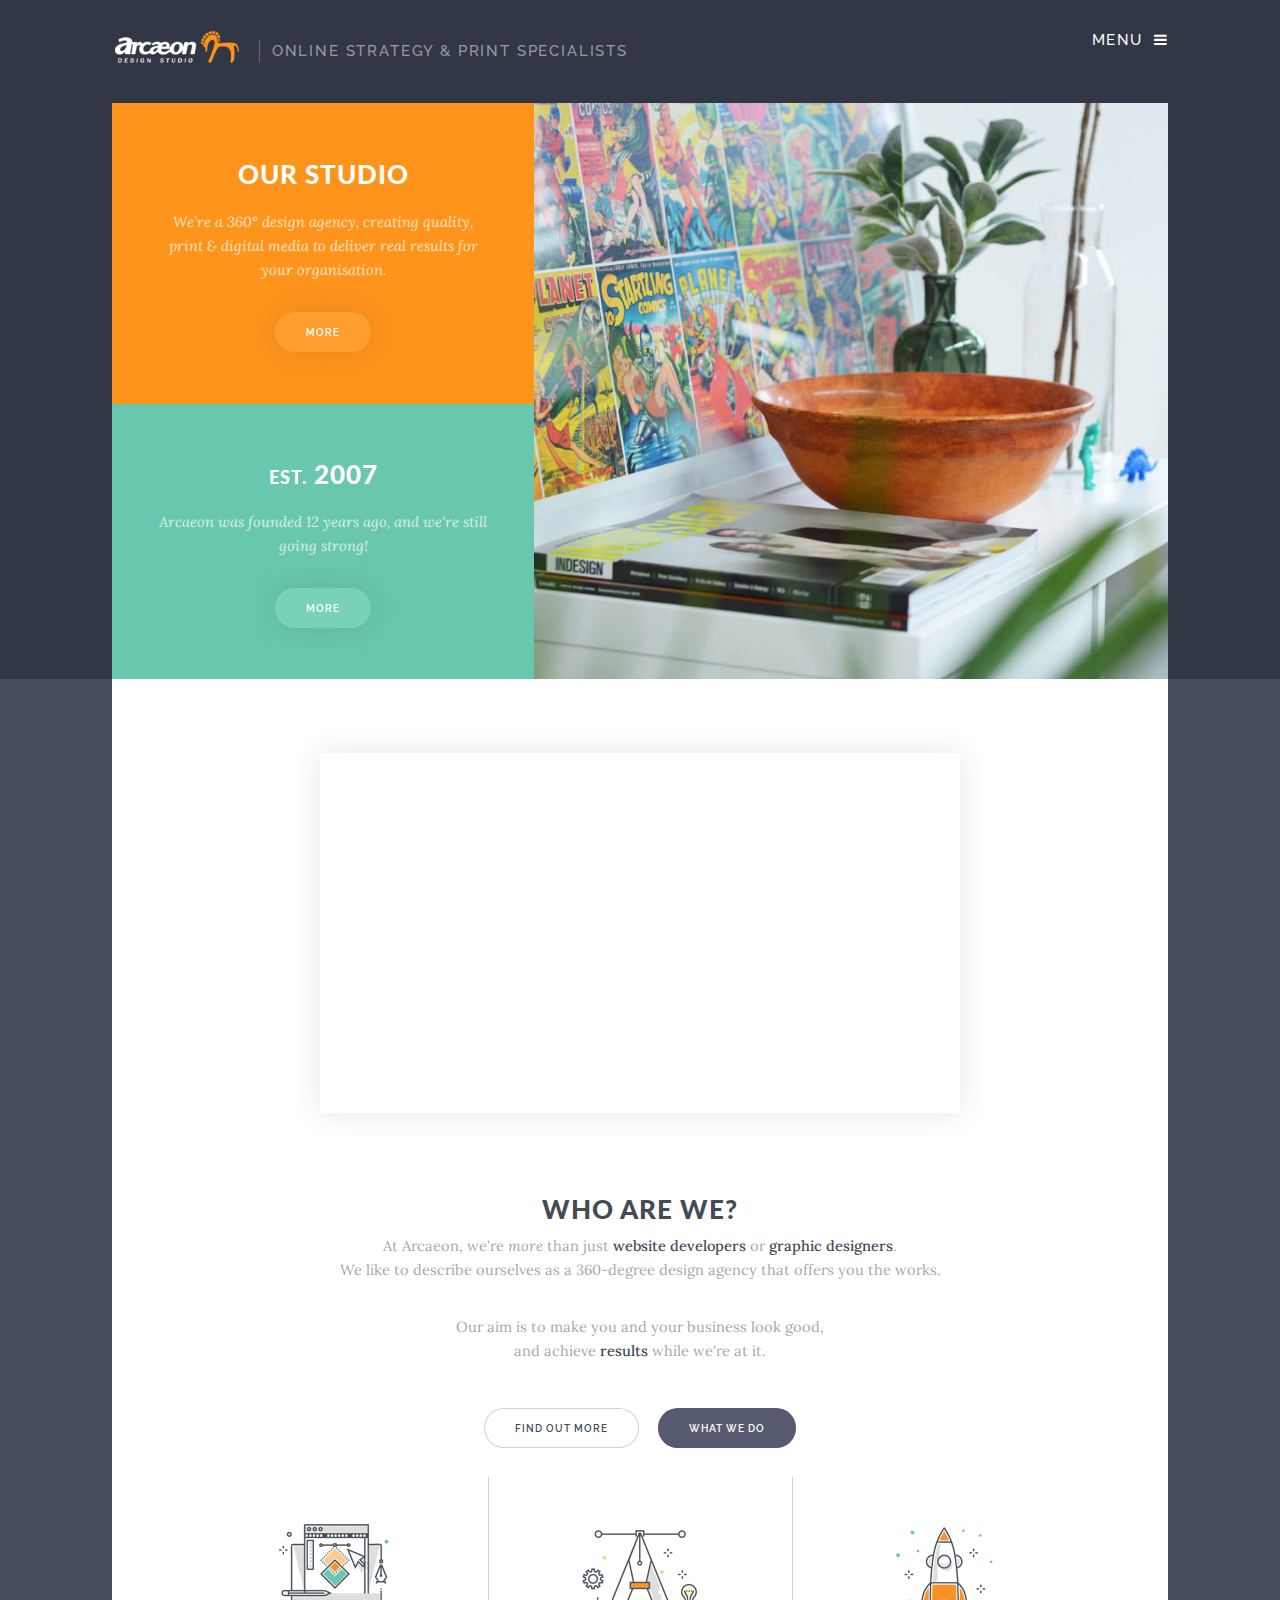
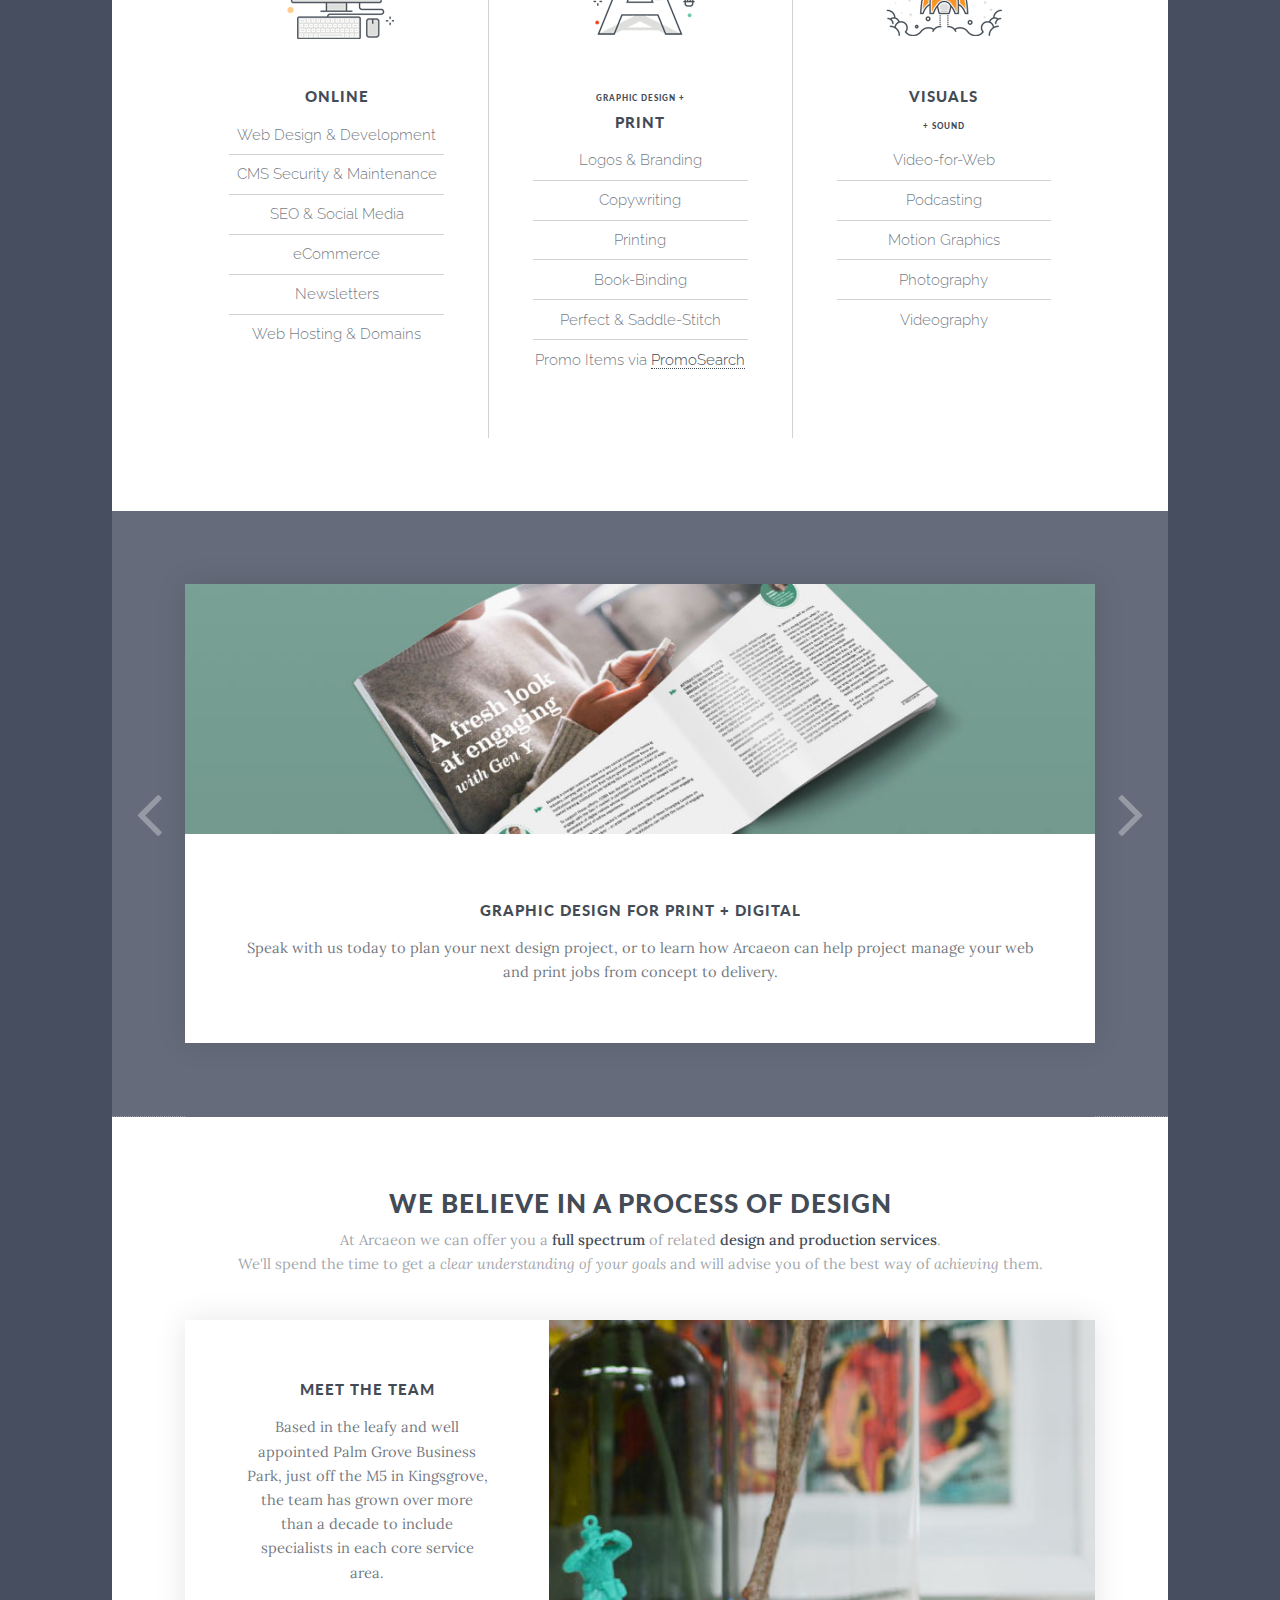
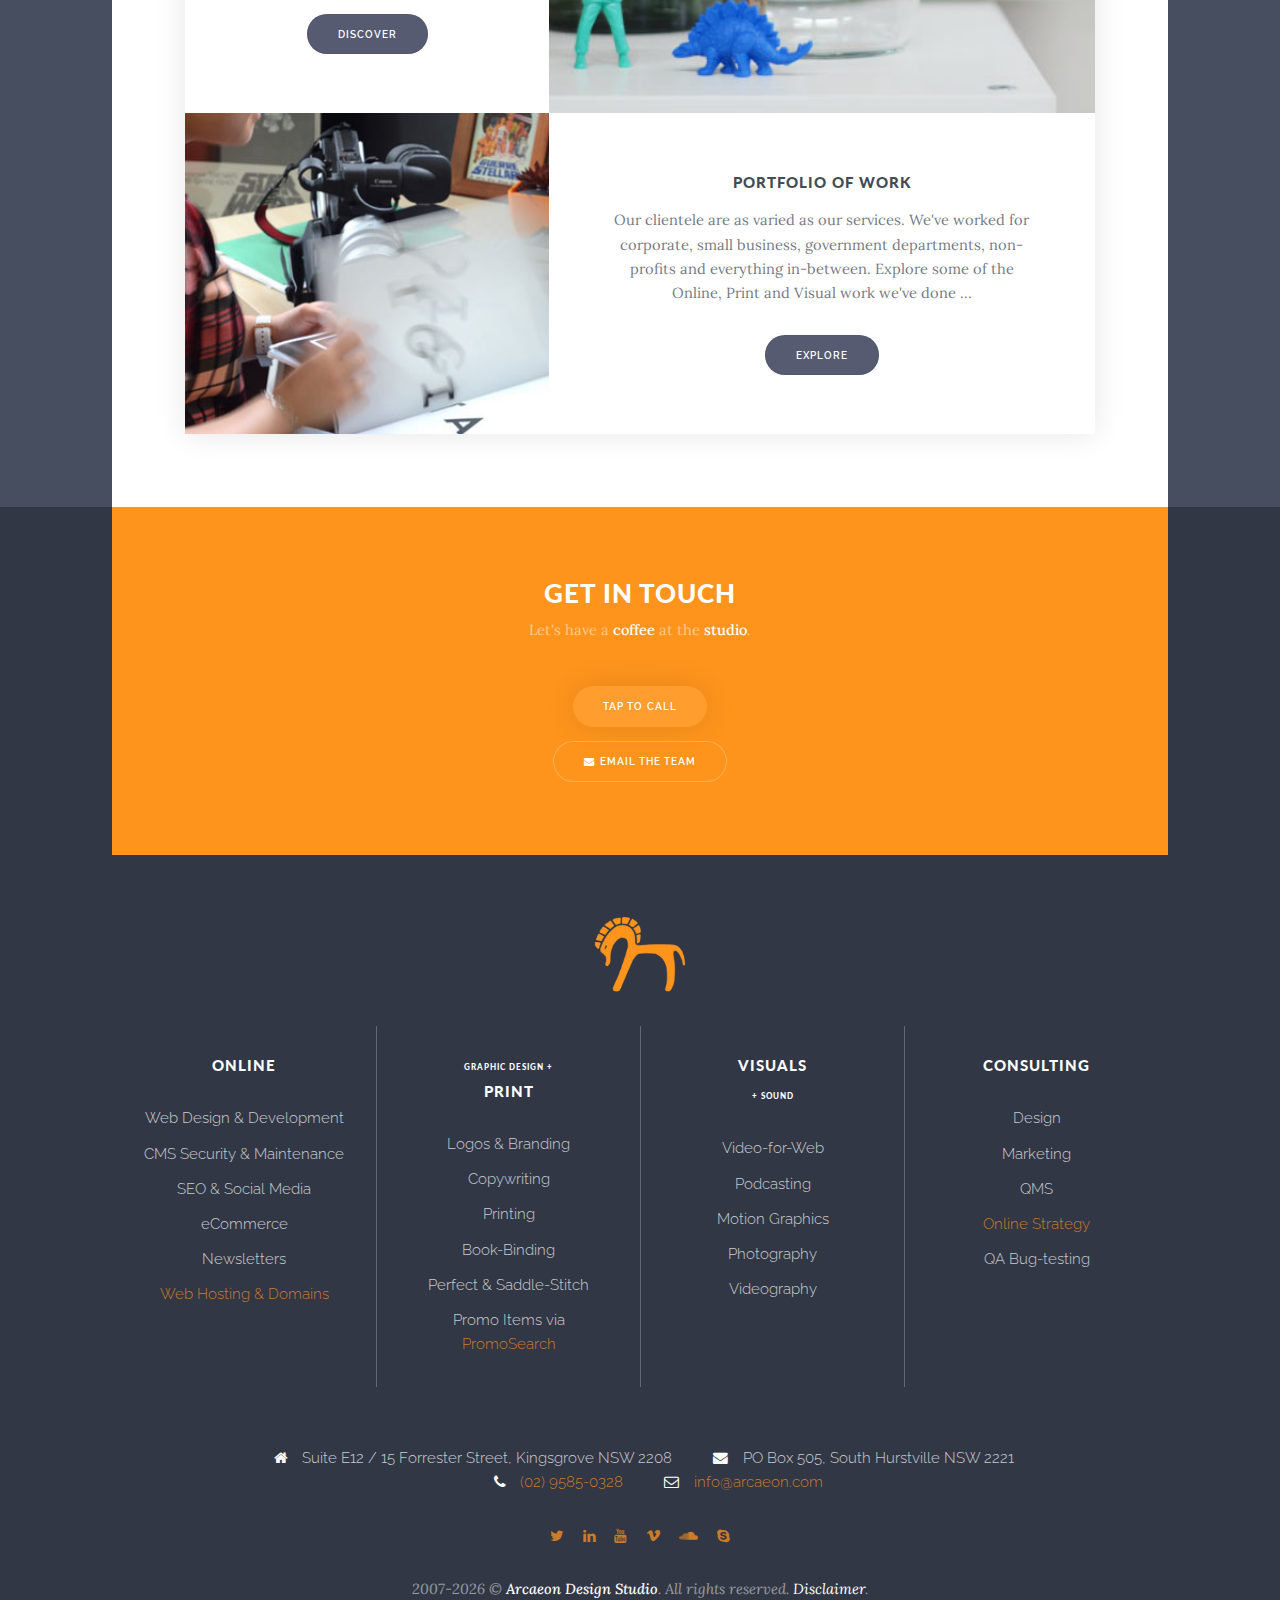
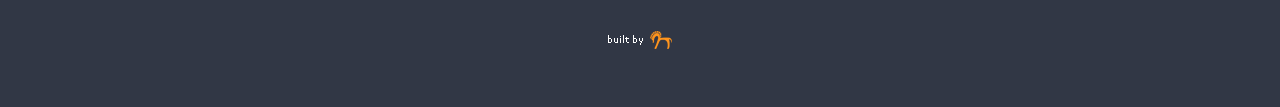
<file: index.html>
<!DOCTYPE HTML>
<html>

<!-- Mirrored from www.arcaeon.com.au/index.html by HTTrack Website Copier/3.x [XR&CO'2014], Sat, 06 Jun 2020 04:49:21 GMT -->
<head>
		<title>Arcaeon Design Studio delivers quality print & digital design services</title>
		<meta charset="utf-8" />
		<meta name="viewport" content="width=device-width, initial-scale=1, user-scalable=no" />
		<meta name="description" content="Arcaeon is a dynamic and professional design agency specialising in creating a wide spectrum of quality digital media that can deliver real results for your organisation." />
		<meta property="og:title" content="Arcaeon Design Studio delivers quality print & digital design services" />
		<meta property="og:image" content="images/arcaeon-design-studio_metal-sign-3_883x740.jpg" />
		<meta property="og:url" content="index-2.html" />
		<link href="favicon.ico" rel="shortcut icon" type="image/x-icon" />
		<link rel="canonical" href="index-2.html" />
		<link rel="stylesheet" href="assets/css/main.css" />
<!-- GA -->
<script>
  (function(i,s,o,g,r,a,m){i['GoogleAnalyticsObject']=r;i[r]=i[r]||function(){
  (i[r].q=i[r].q||[]).push(arguments)},i[r].l=1*new Date();a=s.createElement(o),
  m=s.getElementsByTagName(o)[0];a.async=1;a.src=g;m.parentNode.insertBefore(a,m)
  })(window,document,'script','https://www.google-analytics.com/analytics.js','ga');

  ga('create', 'UA-11906487-2', 'auto');
  ga('send', 'pageview');

</script>
<!-- /GA -->
<!-- Hotjar Tracking Code -->
<script>
    (function(h,o,t,j,a,r){
        h.hj=h.hj||function(){(h.hj.q=h.hj.q||[]).push(arguments)};
        h._hjSettings={hjid:44104,hjsv:5};
        a=o.getElementsByTagName('head')[0];
        r=o.createElement('script');r.async=1;
        r.src=t+h._hjSettings.hjid+j+h._hjSettings.hjsv;
        a.appendChild(r);
    })(window,document,'//static.hotjar.com/c/hotjar-','.js?sv=');
</script>
<!-- /Hotjar -->
	</head>
	<body>

		<!-- Page Wrapper -->
			<div id="page-wrapper">

				<!-- Wrapper -->
					<div class="wrapper">
						<div class="inner">

							<!-- Header -->
								<header id="header">
									<a href="index.html" class="logo"><img src="images/PNGArcaeonLogo_Horizontal1.png" style="display:inline; vertical-align: middle; margin-bottom:7px; margin-right:5px;" width="130px" alt="Arcaeon Design Studio"> <span>Online strategy & print specialists</span></a>
									<nav>
										<ul>
											<li><a href="#menu">Menu</a></li>
										</ul>
									</nav>
								</header>

							<!-- Nav -->
								<nav id="menu">
									<ul class="links">
										<li><a href="index.html">Home</a></li>
										<li><a href="designers.html">Who We Are</a></li>
										<li><a href="expertise.html">What We Do</a></li>
										<li><a href="portfolio.html">Work We've Done</a></li>
										<li><a href="news.html">In The Pipeline</a></li>
										<li><a href="promo-search.html">PromoSearch</a></li>
										<li><a href="contact.html">Getting in Touch</a></li>
									</ul>
									<ul class="actions vertical">
										<li><a href="tel:0295850328" class="button special fit">Tap to Call</a></li>
										<li><a href="https://arcaeon.partnerconsole.net/" target="_blank" class="button fit">Account Log In</a></li>
									</ul>
									<ul class="icons" style="text-align:center">
										<li><a href="http://twitter.com/Arcaeon1" target="_blank" class="icon fa-twitter"><span class="label">Twitter</span></a></li>
										<li><a href="https://www.linkedin.com/company/arcaeon-design-studio" target="_blank" class="icon fa-linkedin"><span class="label">LinkedIn</span></a></li>
										<li><a href="https://www.youtube.com/user/ArcaeonDesignStudio" target="_blank" class="icon fa-youtube"><span class="label">YouTube</span></a></li>
										<li><a href="https://vimeo.com/arcaeondesignstudio" target="_blank" class="icon fa-vimeo"><span class="label">Vimeo</span></a></li>
										<li><a href="#" target="_blank" class="icon fa-soundcloud"><span class="label">SoundCloud</span></a></li>
										<li><a href="skype:box271?chat" class="icon fa-skype"><span class="label">Skype</span></a></li>
									</ul>
								</nav>

							<!-- Banner -->
								<section id="banner">
									<div class="items">
										<section class="accent2">
											<h1>Our Studio</h1>
											<p><em>We’re a 360° design agency, creating quality, print & digital media to deliver real results for your organisation.</em></p>
											<ul class="actions">
												<li><a href="#whoweare" class="button special">More</a></li>
											</ul>
										</section>
										<section class="accent3">
											<h1><span style="font-size:70%;">Est.</span> 2007</h1>
											<p><em>Arcaeon was founded 12 years ago, and we're still going strong!</em></p>
											<ul class="actions">
												<li><a href="news.html" class="button special">More</a></li>
											</ul>
										</section>
									</div>
									<div class="slider">
										<article>
											<img src="images/arcaeon-design-studio_office-1_883x740.jpg" alt="Sydney-based graphic designers" data-position="top left" />
										</article>
										<article>
											<img src="images/arcaeon-design-studio_metal-sign-3_883x740.jpg" alt="Kingsgrove Design Studio Hurstville" data-position="bottom right" />
										</article>
										<article>
											<img src="images/arcaeon-design-studio_hydro-plant-1_883x740.jpg" alt="Kingsgrove web developers Hurstville" data-position="bottom right" />
										</article>
										<article>
											<img src="images/arcaeon-design-studio_videography-1_883x740.jpg" alt="Kingsgrove videography Hurstville" data-position="top left" />
										</article>
									</div>
								</section>

						</div>
					</div>

				<!-- Wrapper -->
					<div class="wrapper">
						<div class="inner">

							<!-- Section -->
								<section id="whoweare" class="main">
									<p align="center"><iframe class="spotlights" src="https://player.vimeo.com/video/314146408" data-position="center" width="640" height="360" frameborder="0" webkitallowfullscreen mozallowfullscreen allowfullscreen></iframe></p>

									<header class="major">
										<p/>
										<h2>Who Are We?</h2>
										<p>At Arcaeon, we're <em>more</em> than just <strong>website developers</strong> or <strong>graphic designers</strong>. <br/>We like to describe ourselves as a 360-degree design agency that offers you the works.</p>
										<p>Our aim is to make you and your business look good, <br/>and achieve <strong>results</strong> while we're at it.</p>
										<ul class="actions">
											<li><a href="designers.html" class="button">Find out More</a></li>
											<li><a href="expertise.html" class="button special">What We Do</a></li>
										</ul>
									</header>
									<div class="features">
										<section>
											<a href="expertise.html#online"><p align="center"><img src="images/services-cc21-01a.png" alt="Web Designers Hurstville" /></p>
											<h3>Online</h3></a>
												<ul class="alt">
													<li>Web Design & Development</li>
													<li>CMS Security & Maintenance</li>
													<li>SEO & Social Media</li>
													<li>eCommerce</li>
													<li>Newsletters</li>
													<li>Web Hosting & Domains</li>
												</ul>
										</section>
										<section>
											<a href="expertise.html#print"><p align="center"><img src="images/services-cc38-01a.png" alt="Kingsgrove Graphic Designers Hurstville" /></p>
											<h6><sub>Graphic Design +</sub></h6>
											<h3>Print</h3></a>
												<ul class="alt">
													<li>Logos & Branding</li>
													<li>Copywriting</li>
													<li>Printing</li>
													<li>Book-Binding</li>
													<li>Perfect & Saddle-Stitch</li>
													<li>Promo Items via <a href="promo-search.html">PromoSearch</a></li>
												</ul>
										</section>
										<section>
											<a href="expertise.html#video"><p align="center"><img src="images/services-cc107-01a.png" alt="Videographers Hurstville" /></p>
											<h3>Visuals</h3>
											<h6><sup>+ Sound</sup></h6></a>
												<ul class="alt">
													<li>Video-for-Web</li>
													<li>Podcasting</li>
													<li>Motion Graphics</li>
													<li>Photography</li>
													<li>Videography</li>
												</ul>
										</section>
									</div>
								</section>

							<!-- Section -->
								<section class="carousel accent4">
									<article>
										<div class="image"><img src="portfolio/extras/col-COBA-market-scan-2015-2-1000%2c667.jpg" alt="" data-position="center" /></div>
										<div class="content">
											<h3>Graphic design for print + digital</h3>
											<p>Speak with us today to plan your next design project, or to learn how Arcaeon can help project manage your web and print jobs from concept to delivery.</p>
										</div>
									</article>
									<article>
										<div class="image"><img src="portfolio/websites/masterline_website_1000%2c667.jpg" alt="" data-position="center" /></div>
										<div class="content">
											<h3><span style="text-transform:lowercase;">e</span>Commerce Web Development</h3>
											<p>Our team of professional web designers will create a winning, user-friendly concept design, integrated perfectly with a CMS to achieve your desired business outcomes.</p>
										</div>
									</article>
									<article>
										<div class="image"><img src="images/arcaeon-design-studio_videography-1_784x256.jpg" alt="" data-position="center" /></div>
										<div class="content">
											<h3>Video-for-web & Motion Graphics</h3>
											<p>Video-for-web has been trending for some time now. We have a tonne of equipment, great videographers and a Video Lab at the studio.</p>
										</div>
									</article>
									<article>
										<div class="image"><img src="portfolio/websites/sog-website-all-devices-col-1000%2c667.jpg" alt="" data-position="center" /></div>
										<div class="content">
											<h3>Online Strategy & Search-Engine Optimisation</h3>
											<p>A solid web presence should extend beyond the website. Search-engines, social-media, Newsletters and podcasts form part of a digital eco-system.</p>
										</div>
									</article>
									<article>
										<div class="image"><img src="portfolio/print/prestige-trifold-1000%2c667.jpg" alt="" data-position="center" /></div>
										<div class="content">
											<h3>Printing Services</h3>
											<p>We design & produce a variety of print collateral from stationery to book-binding. Starting from a creative concept to the finished printed product.</p>
										</div>
									</article>
									<nav>
										<a href="#" class="previous"><span class="label">Previous</span></a>
										<a href="#" class="next"><span class="label">Next</span></a>
									</nav>
								</section>

							<!-- Section -->
								<section class="main">
									<header class="major">
										<h2>We believe in a process of design</h2>
										<p>At Arcaeon we can offer you a <strong>full spectrum</strong> of related <strong>design and production services</strong>.<br/>We'll spend the time to get a <em>clear understanding of your goals</em> and will advise you of the best way of <em>achieving</em> them.</p>
									</header>
									<div class="spotlights">
										<article>
											<div class="image"><img src="images/arcaeon-design-studio-2_600x300.jpg" alt="" data-position="center" /></div>
											<div class="content">
												<h3>Meet the Team</h3>
												<p>Based in the leafy and well appointed Palm Grove Business Park, just off the M5 in Kingsgrove, the team has grown over more than a decade to include specialists in each core service area.</p>
												<ul class="actions">
													<li><a href="designers.html" class="button special">Discover</a></li>
												</ul>
											</div>
										</article>
										<article>
											<div class="image"><img src="images/studio-videography-digital-2.jpg" alt="" data-position="center" /></div>
											<div class="content">
												<h3>Portfolio of work</h3>
												<p>Our clientele are as varied as our services. We've worked for corporate, small business, government departments, non-profits and everything in-between. Explore some of the Online, Print and Visual work we've done ...</p>
												<ul class="actions">
													<li><a href="portfolio.html" class="button special">Explore</a></li>
												</ul>
											</div>
										</article>
									</div>
								</section>

						</div>
					</div>

				<!-- Wrapper -->
					<div class="wrapper">
						<div class="inner">

							<!-- Section -->
								<section class="main accent2">
									<header class="major">
										<h2>Get in Touch</h2>
										<p>Let's have a <strong>coffee</strong> at the <strong>studio</strong>.</p>
									</header>
										<ul class="actions vertical" style="text-align:center">
											<li><a href="tel:0295850328" class="button special">Tap to Call</a></li>
											<li><a href="mailto:info@arcaeon.com" class="button icon fa-envelope">Email the team</a></li>
										</ul>
								</section>

							<!-- Footer -->
								<footer id="footer">
								<p align="center" style=""><img src="images/arcaeon-horse-logo-1.png" width="100px;" alt="Arcaeon Design Studio" /></p>
									<section class="links">
										<div>
											<a href="expertise.html#online"><h3>Online</h3></a>
											<ul class="plain">
												<li>Web Design & Development</li>
												<li>CMS Security & Maintenance</li>
												<li>SEO & Social Media</li>
												<li>eCommerce</li>
												<li>Newsletters</li>
												<li><a href="https://arcaeon.partnerconsole.net/" target="_blank">Web Hosting & Domains</a></li>
											</ul>
										</div>
										<div>
											<a href="expertise.html#print"><h6><sub>Graphic Design +</sub></h6>
											<h3>Print</h3></a>
											<ul class="plain">
												<li>Logos & Branding</li>
												<li>Copywriting</li>
												<li>Printing</li>
												<li>Book-Binding</li>
												<li>Perfect & Saddle-Stitch</li>
												<li>Promo Items via <a href="promo-search.html">PromoSearch</a></li>
											</ul>
										</div>
										<div>
											<a href="expertise.html#video"><h3>Visuals</h3></a>
											<h6><sup>+ Sound</sup></h6>
											<ul class="plain">
												<li>Video-for-Web</li>
												<li>Podcasting</li>
												<li>Motion Graphics</li>
												<li>Photography</li>
												<li>Videography</li>
											</ul>
										</div>
										<div>
											<a href="expertise.html"><h3>Consulting</h3></a>
											<ul class="plain">
												<li>Design</li>
												<li>Marketing</li>
												<li>QMS</li>
												<li><a href="expertise.html#strategy">Online Strategy</a></li>
												<li>QA Bug-testing</li>
											</ul>
										</div>
									</section>
									<ul class="contact-icons">
										<li class="icon fa-home">Suite E12 / 15 Forrester Street, Kingsgrove NSW 2208</li>
										<li class="icon fa-envelope">PO Box 505, South Hurstville NSW 2221</li><br/>
										<li class="icon fa-phone"><a href="tel:0295850328">(02) 9585-0328</a></li>
										<li class="icon fa-envelope-o"><a href="mailto:info@arcaeon.com">info@arcaeon.com</a></li>
									</ul>
									<ul class="icons">
										<li><a href="http://twitter.com/Arcaeon1" target="_blank" class="icon fa-twitter"><span class="label">Twitter</span></a></li>
										<li><a href="https://www.linkedin.com/company/arcaeon-design-studio" target="_blank" class="icon fa-linkedin"><span class="label">LinkedIn</span></a></li>
										<li><a href="https://www.youtube.com/user/ArcaeonDesignStudio" target="_blank" class="icon fa-youtube"><span class="label">YouTube</span></a></li>
										<li><a href="https://vimeo.com/arcaeondesignstudio" target="_blank" class="icon fa-vimeo"><span class="label">Vimeo</span></a></li>
										<li><a href="#" target="_blank" class="icon fa-soundcloud"><span class="label">SoundCloud</span></a></li>
										<li><a href="skype:box271?chat" class="icon fa-skype"><span class="label">Skype</span></a></li>
									</ul>
									<p class="copyright"><em>2007-<script>document.write(new Date().getFullYear())</script> &copy; <strong>Arcaeon Design Studio</strong>. All rights reserved. <a style="color:white;" href="disclaimer.html">Disclaimer</a>.</em></p>
									<p class="copyright" align="center"><a href="index-2.html"><img src="images/built-by-arcaeon.png" alt="Built by Arcaeon Design Studio"></a></p>
								</footer>

						</div>
					</div>

			</div>

		<!-- Scripts -->
			<script src="assets/js/jquery.min.js"></script>
			<script src="assets/js/skel.min.js"></script>
			<script src="assets/js/util.js"></script>
			<script src="assets/js/main.js"></script>

	</body>

<!-- Mirrored from www.arcaeon.com.au/index.html by HTTrack Website Copier/3.x [XR&CO'2014], Sat, 06 Jun 2020 04:49:54 GMT -->
</html>
</file>
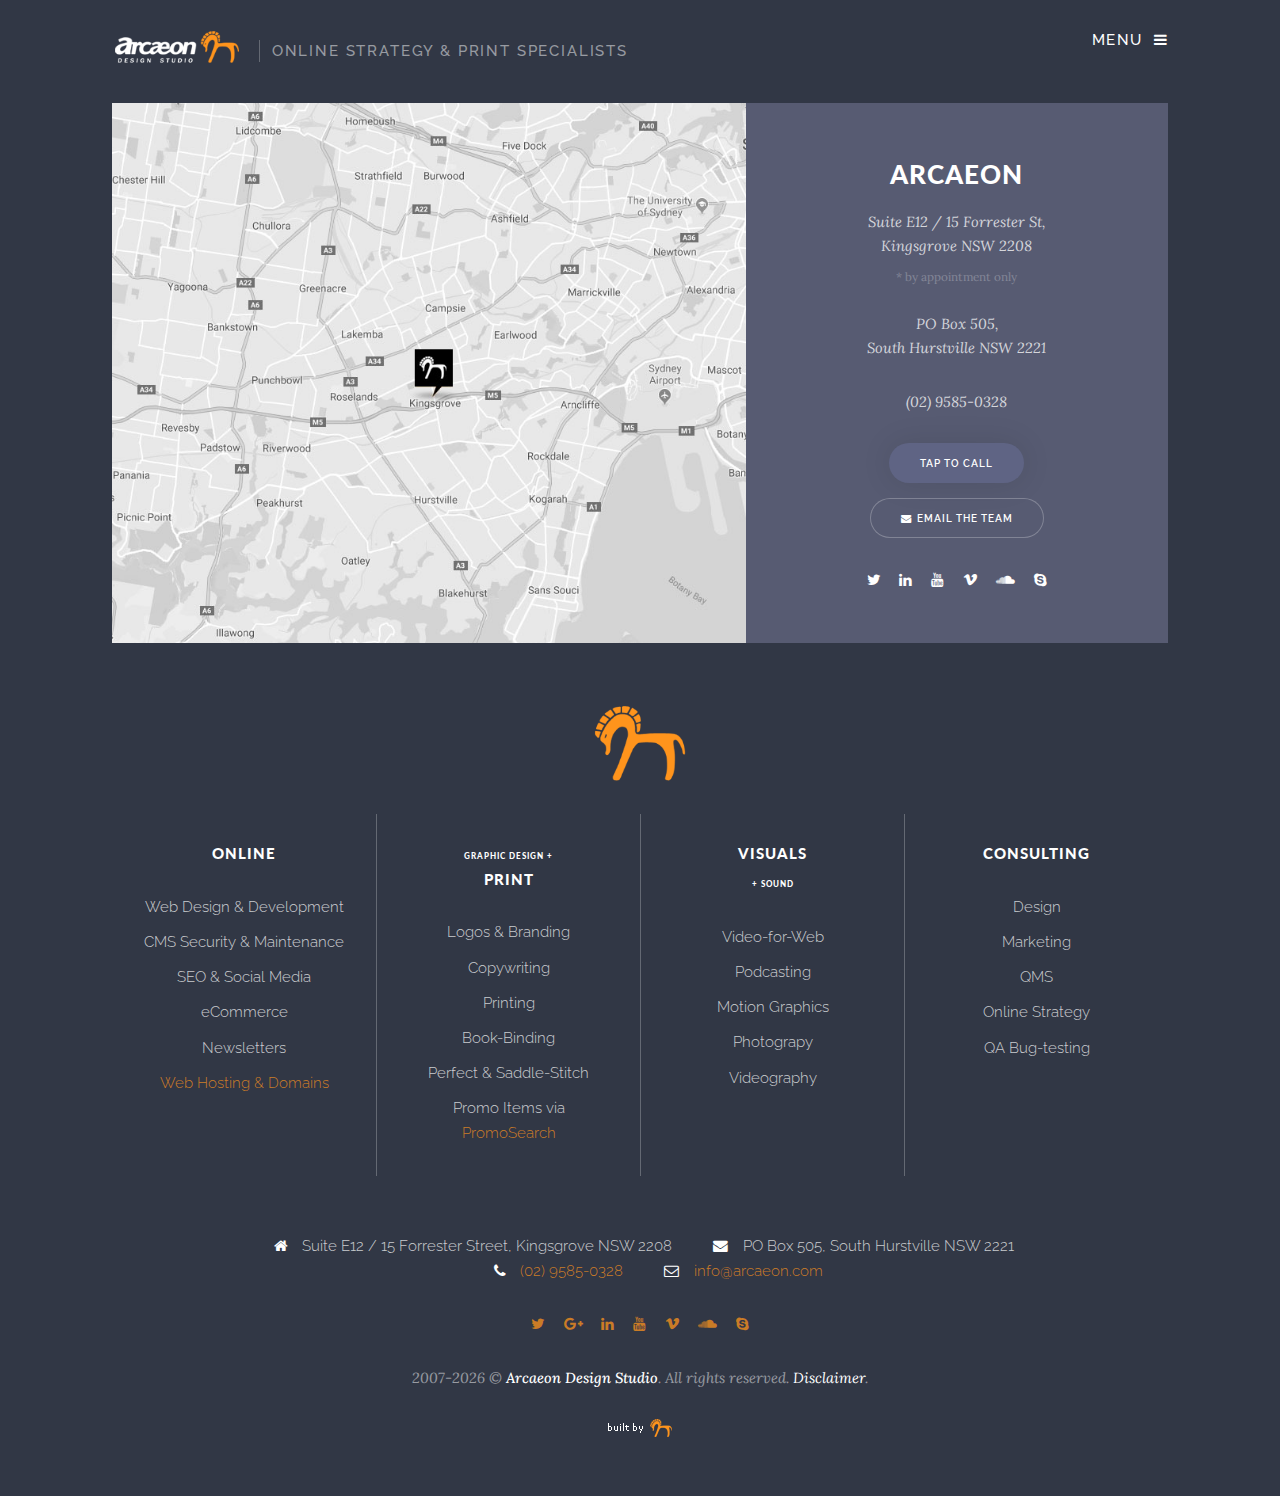
<file: contact.html>
<!DOCTYPE HTML>
<html>
	
<!-- Mirrored from www.arcaeon.com.au/contact.html by HTTrack Website Copier/3.x [XR&CO'2014], Sat, 06 Jun 2020 04:51:38 GMT -->
<head>
		<title>Hurstville Web Designers, Videographers & Graphic Design Studio</title>
		<meta charset="utf-8" />
		<meta name="viewport" content="width=device-width, initial-scale=1, user-scalable=no" />
		<meta name="description" content="Call our studio on (02) 9585 0328 or contact us via email. We're based in Hurstville and operate globally." />
		<meta property="og:title" content="Get in touch with Hurstville Web Designers, Videographers & Graphic Designers" />
		<meta property="og:image" content="images/arcaeon-design-studio_metal-sign-3_883x740.jpg" />
		<meta property="og:url" content="contact.html" />
		<link href="favicon.ico" rel="shortcut icon" type="image/x-icon" />
		<link rel="canonical" href="contact.html" />
		<link rel="stylesheet" href="assets/css/main.css" />
<!-- GA -->
<script>
  (function(i,s,o,g,r,a,m){i['GoogleAnalyticsObject']=r;i[r]=i[r]||function(){
  (i[r].q=i[r].q||[]).push(arguments)},i[r].l=1*new Date();a=s.createElement(o),
  m=s.getElementsByTagName(o)[0];a.async=1;a.src=g;m.parentNode.insertBefore(a,m)
  })(window,document,'script','https://www.google-analytics.com/analytics.js','ga');

  ga('create', 'UA-11906487-2', 'auto');
  ga('send', 'pageview');

</script>
<!-- /GA -->
<!-- Hotjar Tracking Code -->
<script>
    (function(h,o,t,j,a,r){
        h.hj=h.hj||function(){(h.hj.q=h.hj.q||[]).push(arguments)};
        h._hjSettings={hjid:44104,hjsv:5};
        a=o.getElementsByTagName('head')[0];
        r=o.createElement('script');r.async=1;
        r.src=t+h._hjSettings.hjid+j+h._hjSettings.hjsv;
        a.appendChild(r);
    })(window,document,'//static.hotjar.com/c/hotjar-','.js?sv=');
</script>
<!-- /Hotjar -->
	</head>
	<body>

		<!-- Page Wrapper -->
			<div id="page-wrapper">

				<!-- Wrapper -->
					<div class="wrapper">
						<div class="inner">

							<!-- Header -->
								<header id="header">
									<a href="index.html" class="logo"><img src="images/PNGArcaeonLogo_Horizontal1.png" style="display:inline; vertical-align: middle; margin-bottom:7px; margin-right:5px;" width="130px" alt="Arcaeon Design Studio"> <span>Online strategy & print specialists</span></a>
									<nav>
										<ul>
											<li><a href="#menu">Menu</a></li>
										</ul>
									</nav>
								</header>

							<!-- Nav -->
								<nav id="menu">
									<ul class="links">
										<li><a href="index.html">Home</a></li>
										<li><a href="designers.html">Who We Are</a></li>
										<li><a href="expertise.html">What We Do</a></li>
										<li><a href="portfolio.html">Work We've Done</a></li>
										<li><a href="news.html">In The Pipeline</a></li>
										<li><a href="promo-search.html">PromoSearch</a></li>
										<li><a href="contact.html">Getting in Touch</a></li>
									</ul>
									<ul class="actions vertical">
										<li><a href="tel:0295850328" class="button special fit">Tap to Call</a></li>
										<li><a href="https://arcaeon.partnerconsole.net/" target="_blank" class="button fit">Account Log In</a></li>
									</ul>
									<ul class="icons" style="text-align:center">
										<li><a href="http://twitter.com/Arcaeon1" target="_blank" class="icon fa-twitter"><span class="label">Twitter</span></a></li>
										<li><a href="https://www.linkedin.com/company/arcaeon-design-studio" target="_blank" class="icon fa-linkedin"><span class="label">LinkedIn</span></a></li>
										<li><a href="https://www.youtube.com/user/ArcaeonDesignStudio" target="_blank" class="icon fa-youtube"><span class="label">YouTube</span></a></li>
										<li><a href="https://vimeo.com/arcaeondesignstudio" target="_blank" class="icon fa-vimeo"><span class="label">Vimeo</span></a></li>
										<li><a href="#" target="_blank" class="icon fa-soundcloud"><span class="label">SoundCloud</span></a></li>
										<li><a href="skype:box271?chat" class="icon fa-skype"><span class="label">Skype</span></a></li>
									</ul>
								</nav>
							<!-- Banner -->
								<section id="banner">
									<div class="slider">
										<article>
											<div class="image"><a href="https://goo.gl/maps/Q633wCT2D29gRJGE6" target="_blank"><img src="images/arcaeon-map-2.jpg" alt="Kingsgrove Design Studio Hurstville" data-position="middle center" /></a></div>
										</article>
									</div>
									<div class="items">
										<section class="accent1">
											<h1>Arcaeon</h1>
											<p><em>Suite E12 / 15 Forrester St, <br/>Kingsgrove NSW 2208</em><br/><sub style="opacity:0.35;">* by appointment only</sub></p>
											<p><em>PO Box 505, <br/>South Hurstville NSW 2221</em></p>
											<p><em>(02) 9585-0328</em></p>
											<ul class="actions vertical" style="text-align:center">
												<li><a href="tel:0295850328" class="button special">Tap to Call</a></li>
												<li><a href="mailto:info@arcaeon.com" class="button icon fa-envelope">Email the team</a></li>
											</ul>
											<ul class="icons">
												<li><a href="http://twitter.com/Arcaeon1" target="_blank" class="icon fa-twitter"><span class="label">Twitter</span></a></li>
												<li><a href="https://www.linkedin.com/company/arcaeon-design-studio" target="_blank" class="icon fa-linkedin"><span class="label">LinkedIn</span></a></li>
												<li><a href="https://www.youtube.com/user/ArcaeonDesignStudio" target="_blank" class="icon fa-youtube"><span class="label">YouTube</span></a></li>
												<li><a href="https://vimeo.com/arcaeondesignstudio" target="_blank" class="icon fa-vimeo"><span class="label">Vimeo</span></a></li>
												<li><a href="#" target="_blank" class="icon fa-soundcloud"><span class="label">SoundCloud</span></a></li>
												<li><a href="skype:box271?chat" class="icon fa-skype"><span class="label">Skype</span></a></li>
											</ul>
										</section>
									</div>
								</section>
						</div>
					</div>

				<!-- Wrapper -->
					<div class="wrapper">
						<div class="inner">

							<!-- Footer -->
								<footer id="footer">
								<p align="center" style=""><img src="images/arcaeon-horse-logo-1.png" width="100px;" alt="Arcaeon Design Studio" /></p>
									<section class="links">
										<div>
											<a href="expertise.html#online"><h3>Online</h3></a>
											<ul class="plain">
												<li>Web Design & Development</li>
												<li>CMS Security & Maintenance</li>
												<li>SEO & Social Media</li>
												<li>eCommerce</li>
												<li>Newsletters</li>
												<li><a href="https://arcaeon.partnerconsole.net/" target="_blank">Web Hosting & Domains</a></li>
											</ul>
										</div>
										<div>
											<a href="expertise.html#print"><h6><sub>Graphic Design +</sub></h6>
											<h3>Print</h3></a>
											<ul class="plain">
												<li>Logos & Branding</li>
												<li>Copywriting</li>
												<li>Printing</li>
												<li>Book-Binding</li>
												<li>Perfect & Saddle-Stitch</li>
												<li>Promo Items via <a href="promo-search.html">PromoSearch</a></li>
											</ul>
										</div>
										<div>
											<a href="expertise.html#video"><h3>Visuals</h3></a>
											<h6><sup>+ Sound</sup></h6>
											<ul class="plain">
												<li>Video-for-Web</li>
												<li>Podcasting</li>
												<li>Motion Graphics</li>
												<li>Photograpy</li>
												<li>Videography</li>
											</ul>
										</div>
										<div>
											<a href="expertise.html"><h3>Consulting</h3></a>
											<ul class="plain">
												<li>Design</li>
												<li>Marketing</li>
												<li>QMS</li>
												<li>Online Strategy</li>
												<li>QA Bug-testing</li>
											</ul>
										</div>
									</section>
									<ul class="contact-icons">
										<li class="icon fa-home">Suite E12 / 15 Forrester Street, Kingsgrove NSW 2208</li>
										<li class="icon fa-envelope">PO Box 505, South Hurstville NSW 2221</li><br/>
										<li class="icon fa-phone"><a href="tel:0295850328">(02) 9585-0328</a></li>
										<li class="icon fa-envelope-o"><a href="mailto:info@arcaeon.com">info@arcaeon.com</a></li>
									</ul>
									<ul class="icons">
										<li><a href="http://twitter.com/Arcaeon1" target="_blank" class="icon fa-twitter"><span class="label">Twitter</span></a></li>
										<li><a href="https://plus.google.com/+Arcaeon/posts" target="_blank" class="icon fa-google-plus"><span class="label">Google+</span></a></li>
										<li><a href="https://www.linkedin.com/company/arcaeon-design-studio" target="_blank" class="icon fa-linkedin"><span class="label">LinkedIn</span></a></li>
										<li><a href="https://www.youtube.com/user/ArcaeonDesignStudio" target="_blank" class="icon fa-youtube"><span class="label">YouTube</span></a></li>
										<li><a href="https://vimeo.com/arcaeondesignstudio" target="_blank" class="icon fa-vimeo"><span class="label">Vimeo</span></a></li>
										<li><a href="#" target="_blank" class="icon fa-soundcloud"><span class="label">SoundCloud</span></a></li>
										<li><a href="skype:box271?chat" class="icon fa-skype"><span class="label">Skype</span></a></li>
									</ul>
									<p class="copyright"><em>2007-<script>document.write(new Date().getFullYear())</script> &copy; <strong>Arcaeon Design Studio</strong>. All rights reserved. <a style="color:white;" href="disclaimer.html">Disclaimer</a>.</em></p>
									<p class="copyright" align="center"><a href="index-2.html"><img src="images/built-by-arcaeon.png" alt="Built by Arcaeon Design Studio"></a></p>
								</footer>

						</div>
					</div>

			</div>

		<!-- Scripts -->
			<script src="assets/js/jquery.min.js"></script>
			<script src="assets/js/skel.min.js"></script>
			<script src="assets/js/util.js"></script>
			<script src="assets/js/main.js"></script>

	</body>

<!-- Mirrored from www.arcaeon.com.au/contact.html by HTTrack Website Copier/3.x [XR&CO'2014], Sat, 06 Jun 2020 04:51:39 GMT -->
</html>
</file>
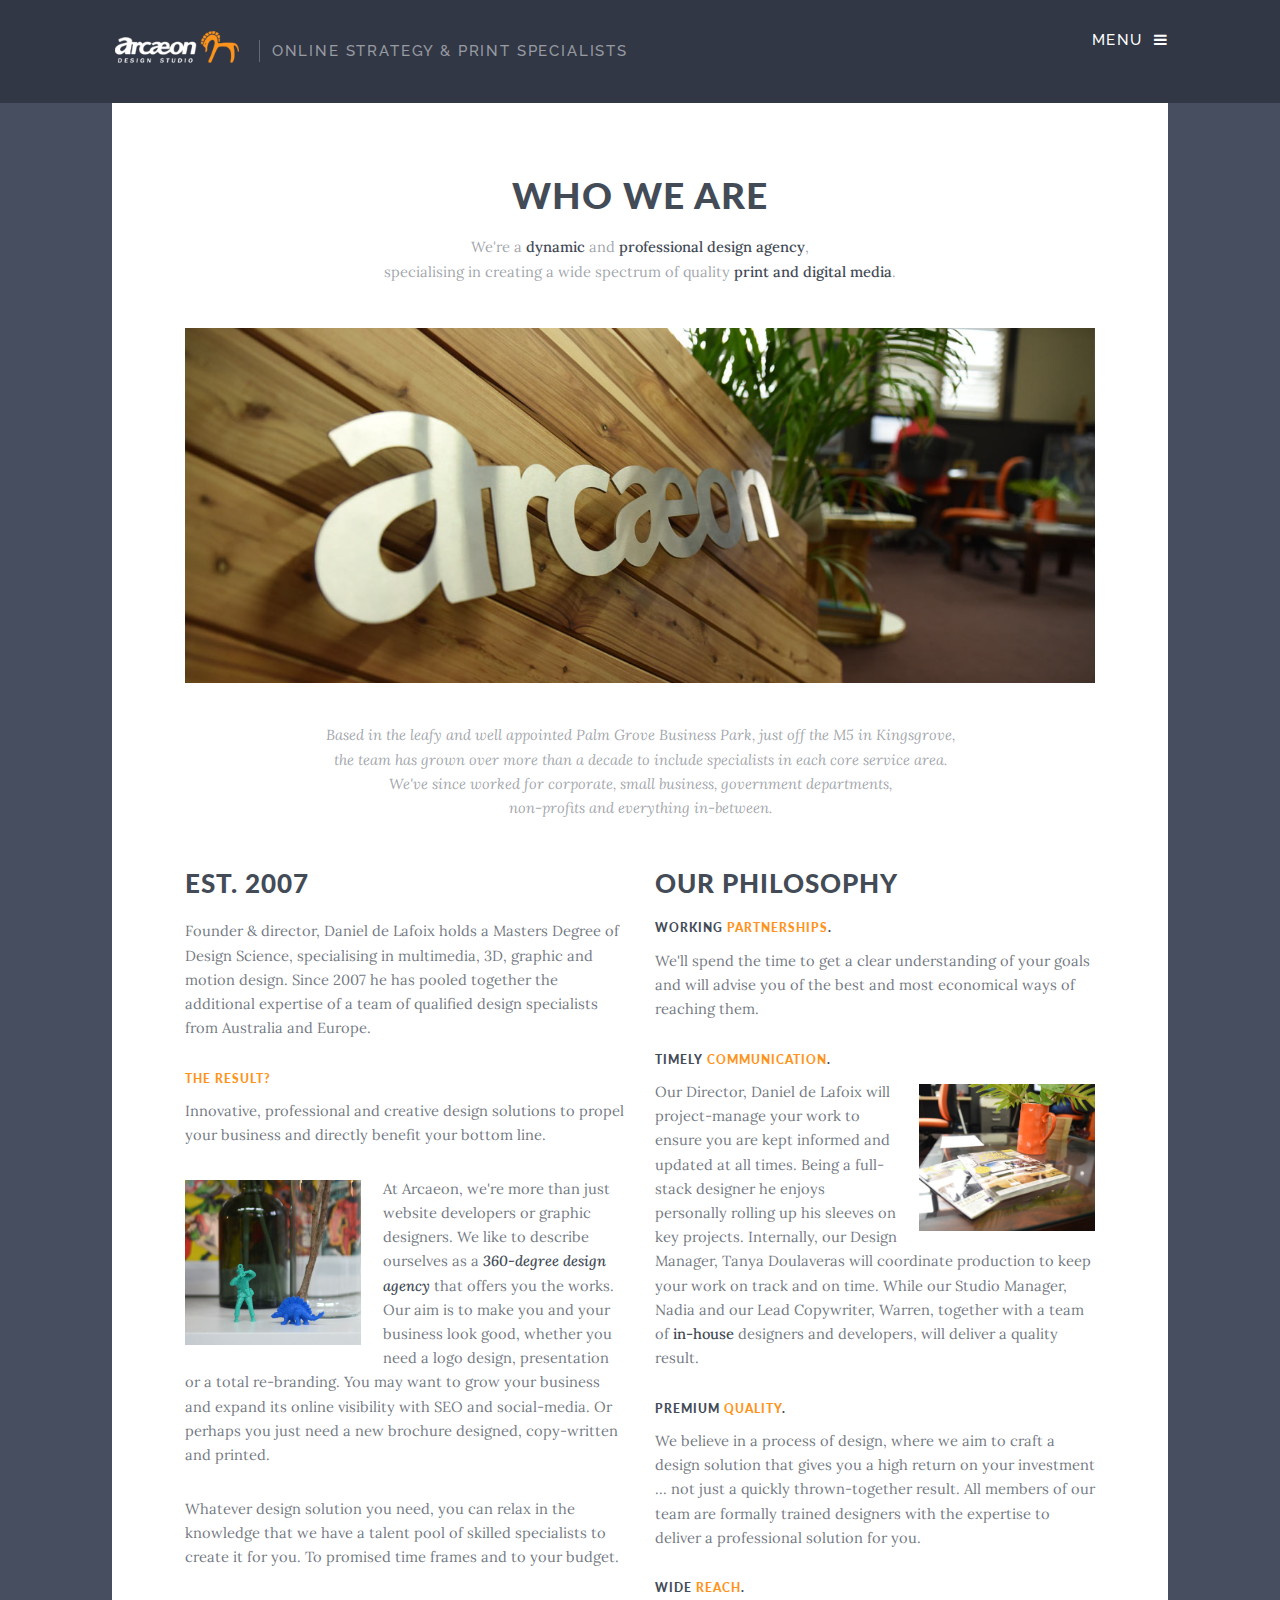
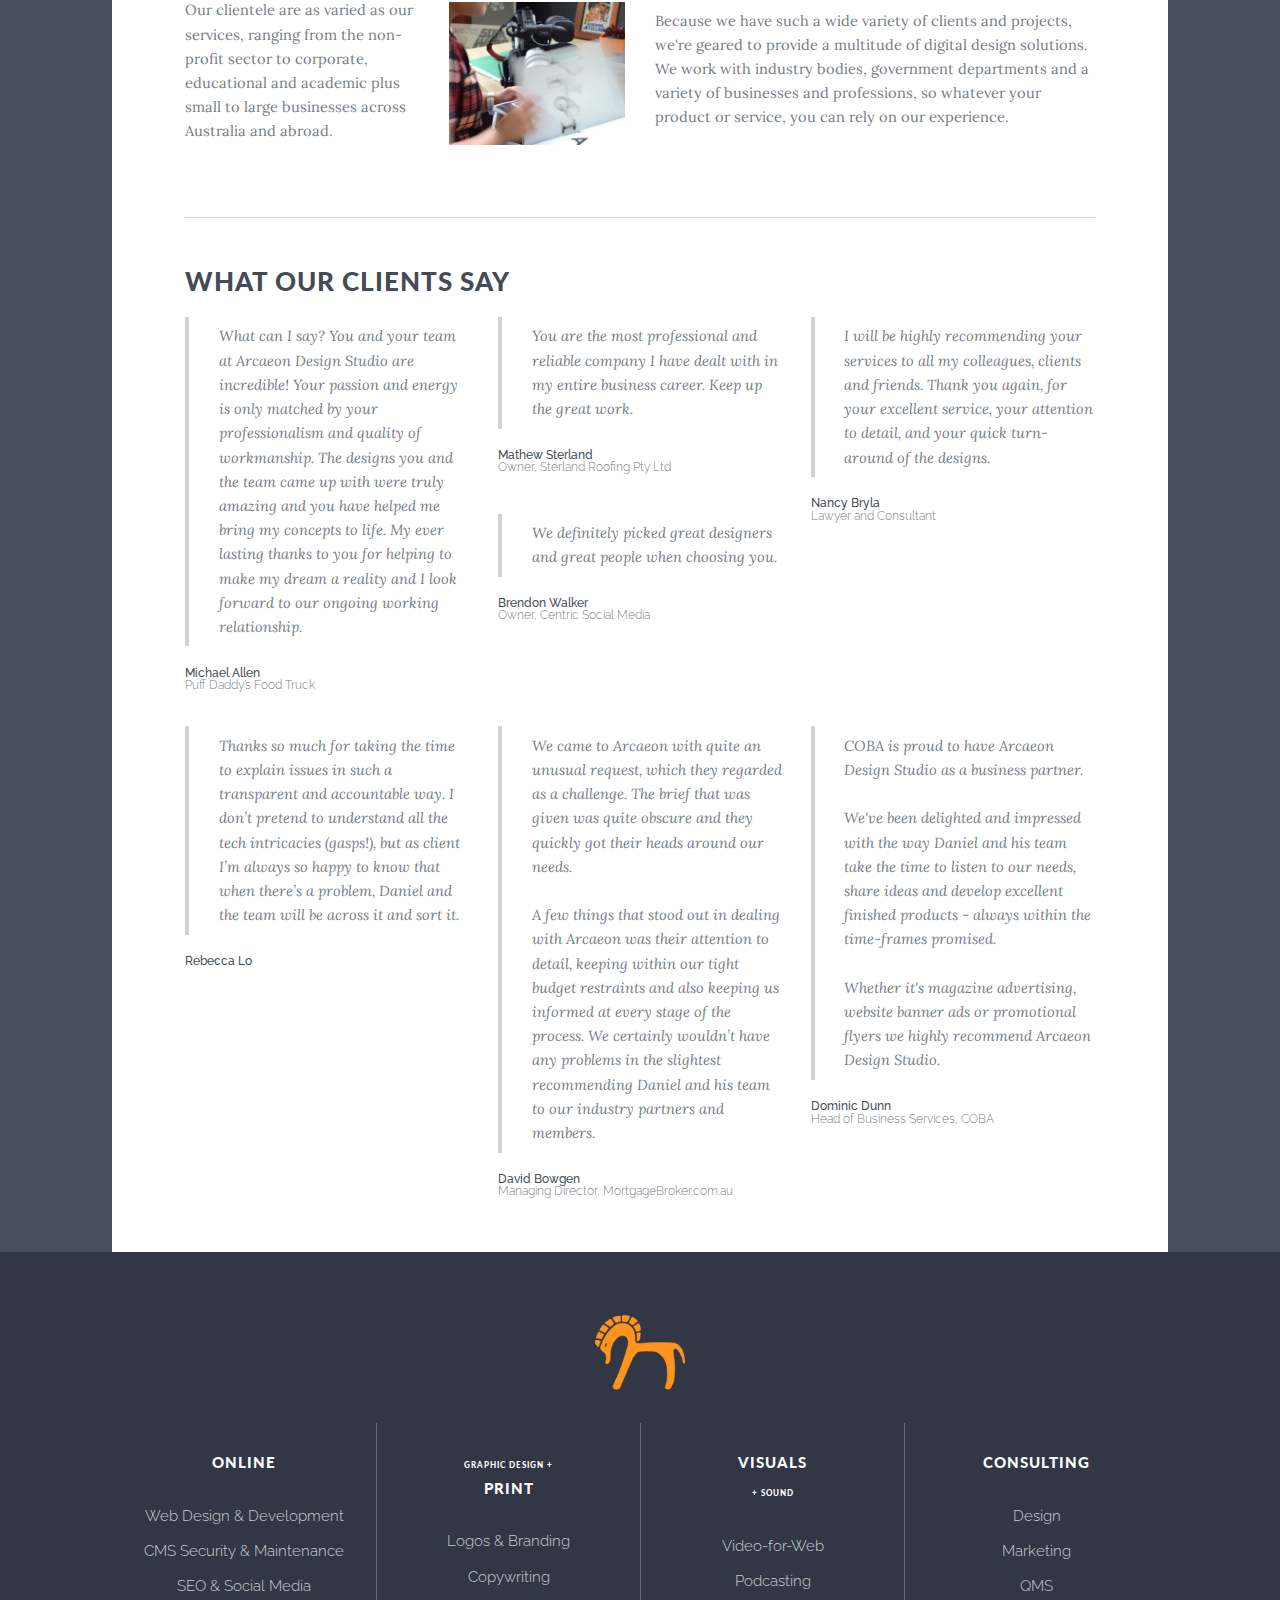
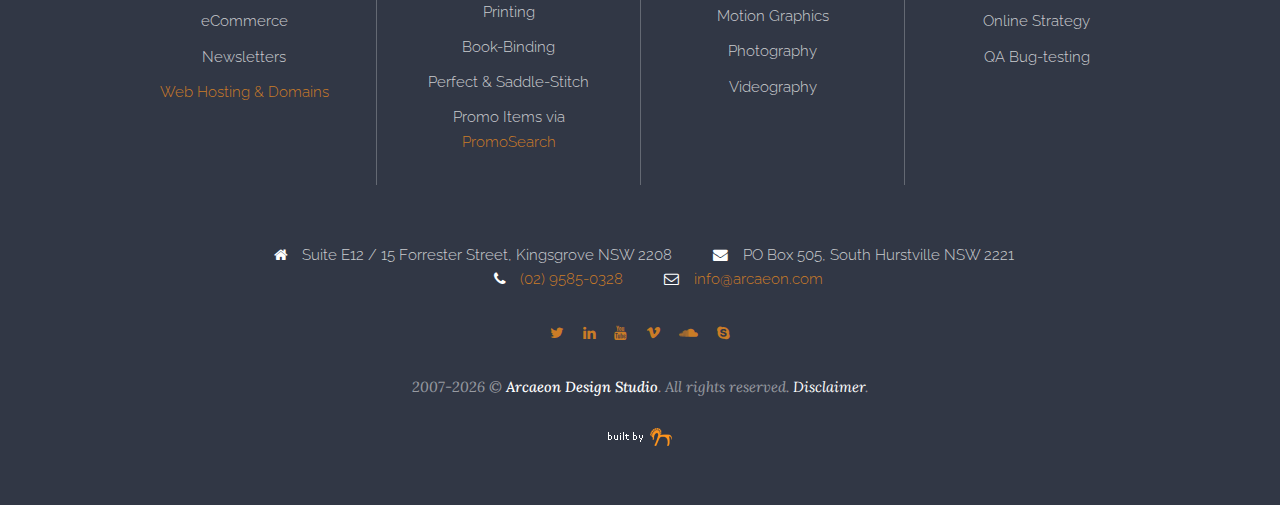
<file: designers.html>
<!DOCTYPE HTML>
<html>
	
<!-- Mirrored from www.arcaeon.com.au/designers.html by HTTrack Website Copier/3.x [XR&CO'2014], Sat, 06 Jun 2020 04:49:55 GMT -->
<head>
		<title>Arcaeon is a dynamic and professional design agency</title>
		<meta charset="utf-8" />
		<meta name="viewport" content="width=device-width, initial-scale=1, user-scalable=no" />
		<meta name="description" content="We specialise creating a wide spectrum of quality print and digital media, as well as managing your organisation's online strategy." />
		<meta property="og:title" content="Arcaeon is a dynamic and professional design agency" />
		<meta property="og:image" content="images/arcaeon-design-studio_office-3_883x740.jpg" />
		<meta property="og:url" content="designers.html" />
		<link href="favicon.ico" rel="shortcut icon" type="image/x-icon" />
		<link rel="canonical" href="designers.html" />
		<link rel="stylesheet" href="assets/css/main.css" />
<!-- GA -->
<script>
  (function(i,s,o,g,r,a,m){i['GoogleAnalyticsObject']=r;i[r]=i[r]||function(){
  (i[r].q=i[r].q||[]).push(arguments)},i[r].l=1*new Date();a=s.createElement(o),
  m=s.getElementsByTagName(o)[0];a.async=1;a.src=g;m.parentNode.insertBefore(a,m)
  })(window,document,'script','https://www.google-analytics.com/analytics.js','ga');

  ga('create', 'UA-11906487-2', 'auto');
  ga('send', 'pageview');

</script>
<!-- /GA -->
<!-- Hotjar Tracking Code -->
<script>
    (function(h,o,t,j,a,r){
        h.hj=h.hj||function(){(h.hj.q=h.hj.q||[]).push(arguments)};
        h._hjSettings={hjid:44104,hjsv:5};
        a=o.getElementsByTagName('head')[0];
        r=o.createElement('script');r.async=1;
        r.src=t+h._hjSettings.hjid+j+h._hjSettings.hjsv;
        a.appendChild(r);
    })(window,document,'//static.hotjar.com/c/hotjar-','.js?sv=');
</script>
<!-- /Hotjar -->
	</head>
	<body>

		<!-- Page Wrapper -->
			<div id="page-wrapper">

				<!-- Wrapper -->
					<div class="wrapper">
						<div class="inner">

							<!-- Header -->
								<header id="header">
									<a href="index.html" class="logo"><img src="images/PNGArcaeonLogo_Horizontal1.png" style="display:inline; vertical-align: middle; margin-bottom:7px; margin-right:5px;" width="130px" alt="Arcaeon Design Studio"> <span>Online strategy & print specialists</span></a>
									<nav>
										<ul>
											<li><a href="#menu">Menu</a></li>
										</ul>
									</nav>
								</header>

							<!-- Nav -->
								<nav id="menu">
									<ul class="links">
										<li><a href="index.html">Home</a></li>
										<li><a href="designers.html">Who We Are</a></li>
										<li><a href="expertise.html">What We Do</a></li>
										<li><a href="portfolio.html">Work We've Done</a></li>
										<li><a href="news.html">In The Pipeline</a></li>
										<li><a href="promo-search.html">PromoSearch</a></li>
										<li><a href="contact.html">Getting in Touch</a></li>
									</ul>
									<ul class="actions vertical">
										<li><a href="tel:0295850328" class="button special fit">Tap to Call</a></li>
										<li><a href="https://arcaeon.partnerconsole.net/" target="_blank" class="button fit">Account Log In</a></li>
									</ul>
									<ul class="icons" style="text-align:center">
										<li><a href="http://twitter.com/Arcaeon1" target="_blank" class="icon fa-twitter"><span class="label">Twitter</span></a></li>
										<li><a href="https://www.linkedin.com/company/arcaeon-design-studio" target="_blank" class="icon fa-linkedin"><span class="label">LinkedIn</span></a></li>
										<li><a href="https://www.youtube.com/user/ArcaeonDesignStudio" target="_blank" class="icon fa-youtube"><span class="label">YouTube</span></a></li>
										<li><a href="https://vimeo.com/arcaeondesignstudio" target="_blank" class="icon fa-vimeo"><span class="label">Vimeo</span></a></li>
										<li><a href="#" target="_blank" class="icon fa-soundcloud"><span class="label">SoundCloud</span></a></li>
										<li><a href="skype:box271?chat" class="icon fa-skype"><span class="label">Skype</span></a></li>
									</ul>
								</nav>

						</div>
					</div>

				<!-- Wrapper -->
					<div class="wrapper">
						<div class="inner">

							<!-- Main -->
								<section class="main">

									<header class="major">
										<h1>Who We Are</h1>
										<p>We're a <strong>dynamic</strong> and <strong>professional design agency</strong>, <br/>specialising in creating a wide spectrum of quality <strong>print and digital media</strong>.</p>
									</header>

									<p class="image main"><img src="images/studio-2-1280x500.jpg" alt="Kingsgrove web designers Hurstville" /></p>
									<header class="major">
										<p><em>Based in the leafy and well appointed Palm Grove Business Park, just off the M5 in Kingsgrove, <br />the team has grown over more than a decade to include specialists in each core service area. <br />We've since worked for corporate, small business, government departments, <br />non-profits and everything in-between.</em></p>
									</header>
									<div class="row">
										<div class="6u 12u$(small)">
											<h2>Est. 2007</h2>
											<p>Founder & director, Daniel de Lafoix holds a Masters Degree of Design Science, specialising in multimedia, 3D, graphic and motion design. Since 2007 he has pooled together the additional expertise of a team of qualified design specialists from Australia and Europe.</p>
											<h5><span style="color:#fe941c">The result?</span></h5>
											<p>Innovative, professional and creative design solutions to propel your business and directly benefit your bottom line.</p>
											<p><span class="image left"><img src="images/studio-parachute-dinosaur-1.jpg" alt="" /></span>At Arcaeon, we're more than just website developers or graphic designers. We like to describe ourselves as a <strong><em>360-degree design agency</em></strong> that offers you the works. Our aim is to make you and your business look good, whether you need a logo design, presentation or a total re-branding. You may want to grow your business and expand its online visibility with SEO and social-media. Or perhaps you just need a new brochure designed, copy-written and printed.</p>
											<p>Whatever design solution you need, you can relax in the knowledge that we have a talent pool of skilled specialists to create it for you. To promised time frames and to your budget.</p>
											<p><span class="image right"><img src="images/studio-videography-digital-2.jpg" alt="" /></span>Our clientele are as varied as our services, ranging from the non-profit sector to corporate, educational and academic plus small to large businesses across Australia and abroad.</p>
										</div>
										<div class="6u$ 12u$(small)">
											<h2>Our philosophy</h2>
											<h5>Working <span style="color:#fe941c">partnerships</span>.</h5>
											<p>We'll spend the time to get a clear understanding of your goals and will advise you of the best and most economical ways of reaching them.</p>
											<h5>Timely <span style="color:#fe941c">communication</span>.</h5>
											<p><span class="image right"><img src="images/arcaeon-design-studio_office-3_883x740.jpg" alt="" /></span>Our Director, Daniel de Lafoix will project-manage your work to ensure you are kept informed and updated at all times. Being a full-stack designer he enjoys personally rolling up his sleeves on key projects. Internally, our Design Manager, Tanya Doulaveras will coordinate production to keep your work on track and on time. While our Studio Manager, Nadia and our Lead Copywriter, Warren, together with a team of <strong>in-house</strong> designers and developers, will deliver a quality result.</p>
											<h5>Premium <span style="color:#fe941c">quality</span>.</h5>
											<p>We believe in a process of design, where we aim to craft a design solution that gives you a high return on your investment ... not just a quickly thrown-together result. All members of our team are formally trained designers with the expertise to deliver a professional solution for you.</p>
											<h5>Wide <span style="color:#fe941c">reach</span>.</h5>
											<p>Because we have such a wide variety of clients and projects, we're geared to provide a multitude of digital design solutions. We work with industry bodies, government departments and a variety of businesses and professions, so whatever your product or service, you can rely on our experience.</p>
										</div>
									</div>

									<hr />

									<h2>What our Clients say</h2>
									<div class="row">
										<div class="4u 12u$(medium)">
											<blockquote style="margin: 0 0 0.5em 0;">What can I say? You and your team at Arcaeon Design Studio are incredible! Your passion and energy is only matched by your professionalism and quality of workmanship. The designs you and the team came up with were truly amazing and you have helped me bring my concepts to life. My ever lasting thanks to you for helping to make my dream a reality and I look forward to our ongoing working relationship.</blockquote>
											<span><sub><strong>Michael Allen</strong></sub> 
											<sup><br/>Puff Daddy’s Food Truck</sup></span>
										</div>
										<div class="4u 12u$(medium)">
											<blockquote style="margin: 0 0 0.5em 0;">You are the most professional and reliable company I have dealt with in my entire business career. Keep up the great work.</blockquote>
											<span><sub><strong>Mathew Sterland</strong></sub> 
											<sup><br/>Owner, Sterland Roofing Pty Ltd</sup></span>
											<p/>
											<blockquote style="margin: 0 0 0.5em 0;">We definitely picked great designers and great people when choosing you.</blockquote>
											<span><sub><strong>Brendon Walker</strong></sub> 
											<sup><br/>Owner, Centric Social Media</sup></span>
										</div>
										<div class="4u$ 12u$(medium)">
											<blockquote style="margin: 0 0 0.5em 0;">I will be highly recommending your services to all my colleagues, clients and friends. Thank you again, for your excellent service, your attention to detail, and your quick turn-around of the designs.</blockquote>
											<span><sub><strong>Nancy Bryla</strong></sub> 
											<sup><br/>Lawyer and Consultant</sup></span>
										</div>
									</div>
									<div class="row">
										<div class="12u$ 12u$(small)"><br/>
										</div>
									</div>
									<div class="row">
										<div class="4u 12u$(medium)">
											<blockquote style="margin: 0 0 0.5em 0;">Thanks so much for taking the time to explain issues in such a transparent and accountable way. I don’t pretend to understand all the tech intricacies (gasps!), but as client I’m always so happy to know that when there’s a problem, Daniel and the team will be across it and sort it.</blockquote>
											<span><sub><strong>Rebecca Lo</strong></sub></span>
										</div>
										<div class="4u 12u$(medium)">
											<blockquote style="margin: 0 0 0.5em 0;">We came to Arcaeon with quite an unusual request, which they regarded as a challenge. The brief that was given was quite obscure and they quickly got their heads around our needs.
											<br/><br/>
											A few things that stood out in dealing with Arcaeon was their attention to detail, keeping within our tight budget restraints and also keeping us informed at every stage of the process. We certainly wouldn’t have any problems in the slightest recommending Daniel and his team to our industry partners and members.</blockquote>
											<span><sub><strong>David Bowgen</strong></sub> 
											<sup><br/>Managing Director, MortgageBroker.com.au</sup></span>
										</div>
										<div class="4u$ 12u$(medium)">
											<blockquote style="margin: 0 0 0.5em 0;">COBA is proud to have Arcaeon Design Studio as a business partner.
											<br/><br/>
											We've been delighted and impressed with the way Daniel and his team take the time to listen to our needs, share ideas and develop excellent finished products - always within the time-frames promised.
											<br/><br/>
											Whether it's magazine advertising, website banner ads or promotional flyers we highly recommend Arcaeon Design Studio.</blockquote>
											<span><sub><strong>Dominic Dunn</strong></sub> 
											<sup><br/>Head of Business Services, COBA</sup></span>
										</div>
									</div>

								</section>

						</div>
					</div>

				<!-- Wrapper -->
					<div class="wrapper">
						<div class="inner">

							<!-- Footer -->
								<footer id="footer">
								<p align="center" style=""><img src="images/arcaeon-horse-logo-1.png" width="100px;" alt="Arcaeon Design Studio" /></p>
									<section class="links">
										<div>
											<a href="expertise.html#online"><h3>Online</h3></a>
											<ul class="plain">
												<li>Web Design & Development</li>
												<li>CMS Security & Maintenance</li>
												<li>SEO & Social Media</li>
												<li>eCommerce</li>
												<li>Newsletters</li>
												<li><a href="https://arcaeon.partnerconsole.net/" target="_blank">Web Hosting & Domains</a></li>
											</ul>
										</div>
										<div>
											<a href="expertise.html#print"><h6><sub>Graphic Design +</sub></h6>
											<h3>Print</h3></a>
											<ul class="plain">
												<li>Logos & Branding</li>
												<li>Copywriting</li>
												<li>Printing</li>
												<li>Book-Binding</li>
												<li>Perfect & Saddle-Stitch</li>
												<li>Promo Items via <a href="promo-search.html">PromoSearch</a></li>
											</ul>
										</div>
										<div>
											<a href="expertise.html#video"><h3>Visuals</h3></a>
											<h6><sup>+ Sound</sup></h6>
											<ul class="plain">
												<li>Video-for-Web</li>
												<li>Podcasting</li>
												<li>Motion Graphics</li>
												<li>Photography</li>
												<li>Videography</li>
											</ul>
										</div>
										<div>
											<a href="expertise.html"><h3>Consulting</h3></a>
											<ul class="plain">
												<li>Design</li>
												<li>Marketing</li>
												<li>QMS</li>
												<li>Online Strategy</li>
												<li>QA Bug-testing</li>
											</ul>
										</div>
									</section>
									<ul class="contact-icons">
										<li class="icon fa-home">Suite E12 / 15 Forrester Street, Kingsgrove NSW 2208</li>
										<li class="icon fa-envelope">PO Box 505, South Hurstville NSW 2221</li><br/>
										<li class="icon fa-phone"><a href="tel:0295850328">(02) 9585-0328</a></li>
										<li class="icon fa-envelope-o"><a href="mailto:info@arcaeon.com">info@arcaeon.com</a></li>
									</ul>
									<ul class="icons">
										<li><a href="http://twitter.com/Arcaeon1" target="_blank" class="icon fa-twitter"><span class="label">Twitter</span></a></li>
										<li><a href="https://www.linkedin.com/company/arcaeon-design-studio" target="_blank" class="icon fa-linkedin"><span class="label">LinkedIn</span></a></li>
										<li><a href="https://www.youtube.com/user/ArcaeonDesignStudio" target="_blank" class="icon fa-youtube"><span class="label">YouTube</span></a></li>
										<li><a href="https://vimeo.com/arcaeondesignstudio" target="_blank" class="icon fa-vimeo"><span class="label">Vimeo</span></a></li>
										<li><a href="#" target="_blank" class="icon fa-soundcloud"><span class="label">SoundCloud</span></a></li>
										<li><a href="skype:box271?chat" class="icon fa-skype"><span class="label">Skype</span></a></li>
									</ul>
									<p class="copyright"><em>2007-<script>document.write(new Date().getFullYear())</script> &copy; <strong>Arcaeon Design Studio</strong>. All rights reserved. <a style="color:white;" href="disclaimer.html">Disclaimer</a>.</em></p>
									<p class="copyright" align="center"><a href="index-2.html"><img src="images/built-by-arcaeon.png" alt="Built by Arcaeon Design Studio"></a></p>
								</footer>

						</div>
					</div>

			</div>

		<!-- Scripts -->
			<script src="assets/js/jquery.min.js"></script>
			<script src="assets/js/skel.min.js"></script>
			<script src="assets/js/util.js"></script>
			<script src="assets/js/main.js"></script>

	</body>

<!-- Mirrored from www.arcaeon.com.au/designers.html by HTTrack Website Copier/3.x [XR&CO'2014], Sat, 06 Jun 2020 04:49:58 GMT -->
</html>
</file>
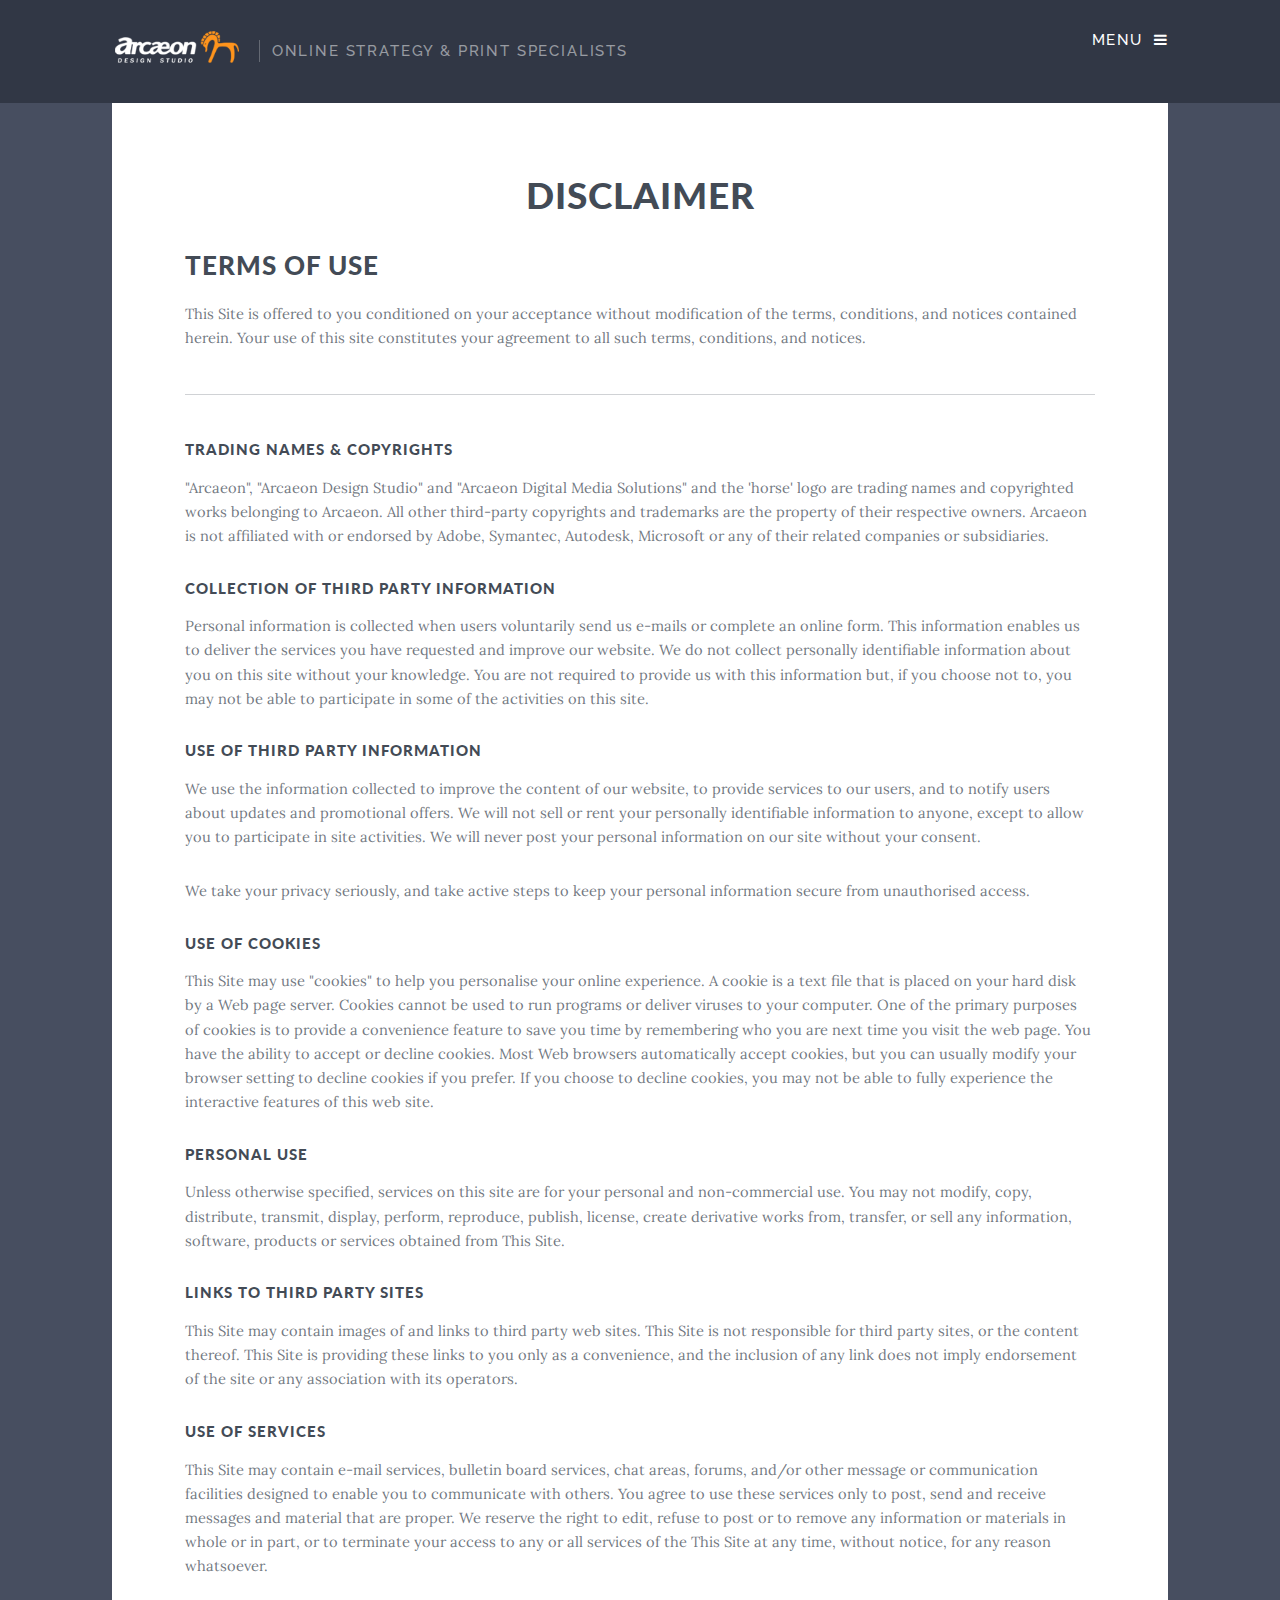
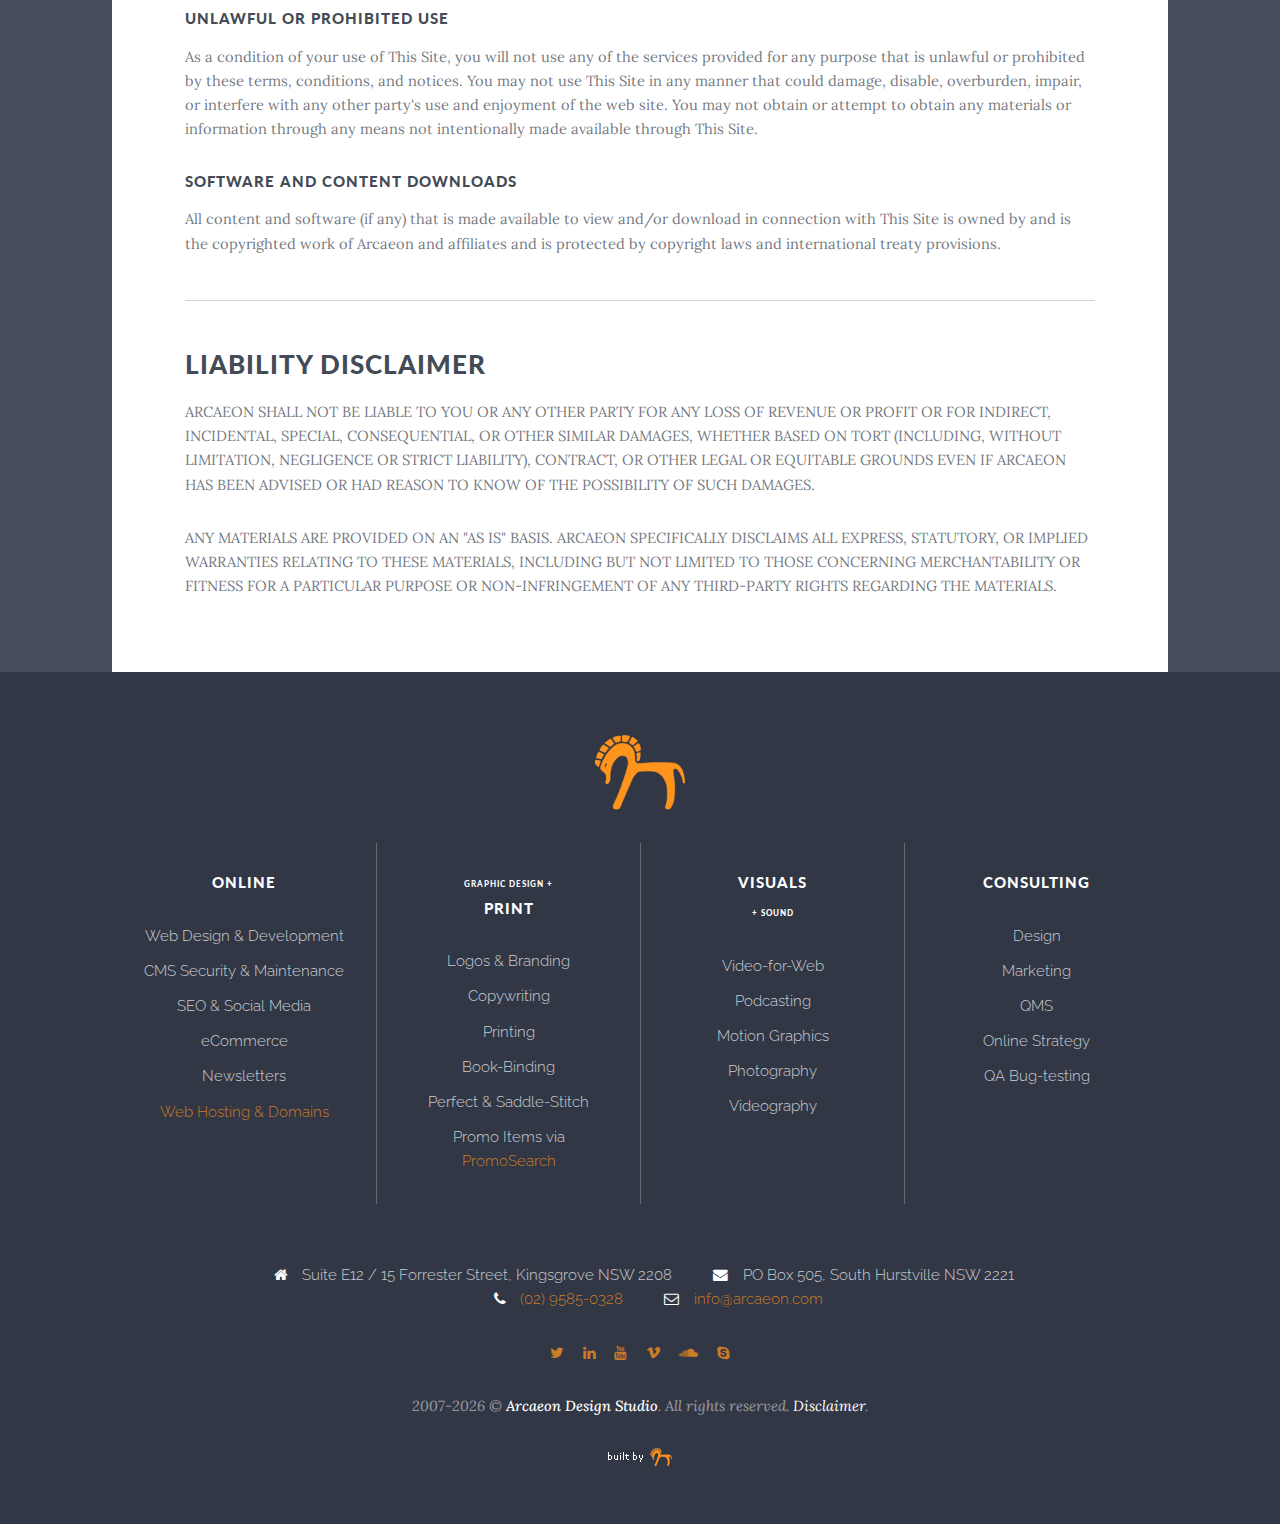
<file: disclaimer.html>
<!DOCTYPE HTML>
<html>
	
<!-- Mirrored from www.arcaeon.com.au/disclaimer.html by HTTrack Website Copier/3.x [XR&CO'2014], Sat, 06 Jun 2020 04:51:39 GMT -->
<head>
		<title>Disclaimer and Terms of Use</title>
		<meta charset="utf-8" />
		<meta name="viewport" content="width=device-width, initial-scale=1, user-scalable=no" />
		<meta name="description" content="Disclaimer and Terms of Use" />
		<meta property="og:title" content="Disclaimer and Terms of Use" />
		<meta property="og:image" content="images/arcaeon-design-studio_metal-sign-3_883x740.jpg" />
		<meta property="og:url" content="disclaimer.html" />
		<link href="favicon.ico" rel="shortcut icon" type="image/x-icon" />
		<link rel="canonical" href="disclaimer.html" />
		<link rel="stylesheet" href="assets/css/main.css" />
<!-- GA -->
<script>
  (function(i,s,o,g,r,a,m){i['GoogleAnalyticsObject']=r;i[r]=i[r]||function(){
  (i[r].q=i[r].q||[]).push(arguments)},i[r].l=1*new Date();a=s.createElement(o),
  m=s.getElementsByTagName(o)[0];a.async=1;a.src=g;m.parentNode.insertBefore(a,m)
  })(window,document,'script','https://www.google-analytics.com/analytics.js','ga');

  ga('create', 'UA-11906487-2', 'auto');
  ga('send', 'pageview');

</script>
<!-- /GA -->
<!-- Hotjar Tracking Code -->
<script>
    (function(h,o,t,j,a,r){
        h.hj=h.hj||function(){(h.hj.q=h.hj.q||[]).push(arguments)};
        h._hjSettings={hjid:44104,hjsv:5};
        a=o.getElementsByTagName('head')[0];
        r=o.createElement('script');r.async=1;
        r.src=t+h._hjSettings.hjid+j+h._hjSettings.hjsv;
        a.appendChild(r);
    })(window,document,'//static.hotjar.com/c/hotjar-','.js?sv=');
</script>
<!-- /Hotjar -->
	</head>
	<body>

		<!-- Page Wrapper -->
			<div id="page-wrapper">

				<!-- Wrapper -->
					<div class="wrapper">
						<div class="inner">

							<!-- Header -->
								<header id="header">
									<a href="index.html" class="logo"><img src="images/PNGArcaeonLogo_Horizontal1.png" style="display:inline; vertical-align: middle; margin-bottom:7px; margin-right:5px;" width="130px" alt="Arcaeon Design Studio"> <span>Online strategy & print specialists</span></a>
									<nav>
										<ul>
											<li><a href="#menu">Menu</a></li>
										</ul>
									</nav>
								</header>

							<!-- Nav -->
								<nav id="menu">
									<ul class="links">
										<li><a href="index.html">Home</a></li>
										<li><a href="designers.html">Who We Are</a></li>
										<li><a href="expertise.html">What We Do</a></li>
										<li><a href="portfolio.html">Work We've Done</a></li>
										<li><a href="news.html">In The Pipeline</a></li>
										<li><a href="promo-search.html">PromoSearch</a></li>
										<li><a href="contact.html">Getting in Touch</a></li>
									</ul>
									<ul class="actions vertical">
										<li><a href="tel:0295850328" class="button special fit">Tap to Call</a></li>
										<li><a href="https://arcaeon.partnerconsole.net/" target="_blank" class="button fit">Account Log In</a></li>
									</ul>
									<ul class="icons" style="text-align:center">
										<li><a href="http://twitter.com/Arcaeon1" target="_blank" class="icon fa-twitter"><span class="label">Twitter</span></a></li>
										<li><a href="https://www.linkedin.com/company/arcaeon-design-studio" target="_blank" class="icon fa-linkedin"><span class="label">LinkedIn</span></a></li>
										<li><a href="https://www.youtube.com/user/ArcaeonDesignStudio" target="_blank" class="icon fa-youtube"><span class="label">YouTube</span></a></li>
										<li><a href="https://vimeo.com/arcaeondesignstudio" target="_blank" class="icon fa-vimeo"><span class="label">Vimeo</span></a></li>
										<li><a href="#" target="_blank" class="icon fa-soundcloud"><span class="label">SoundCloud</span></a></li>
										<li><a href="skype:box271?chat" class="icon fa-skype"><span class="label">Skype</span></a></li>
									</ul>
								</nav>

						</div>
					</div>

				<!-- Wrapper -->
					<div class="wrapper">
						<div class="inner">

							<!-- Main -->
								<section class="main">

									<header class="major">
										<h1>Disclaimer</h1>
									</header>

									<h2>Terms of Use</h2>
									<p>This Site is offered to you conditioned on your acceptance without modification of the terms, conditions, and notices contained herein. Your use of this site constitutes your agreement to all such terms, conditions, and notices.</p>

									<hr />
									
									<h3>Trading Names & Copyrights</h3>
									<p>"Arcaeon", "Arcaeon Design Studio" and "Arcaeon Digital Media Solutions" and the 'horse' logo are trading names and copyrighted works belonging to Arcaeon. All other third-party copyrights and trademarks are the property of their respective owners. Arcaeon is not affiliated with or endorsed by Adobe, Symantec, Autodesk, Microsoft or any of their related companies or subsidiaries.</p>
									<h3>Collection of Third Party Information</h3>
									<p>Personal information is collected when users voluntarily send us e-mails or complete an online form. This information enables us to deliver the services you have requested and improve our website. We do not collect personally identifiable information about you on this site without your knowledge. You are not required to provide us with this information but, if you choose not to, you may not be able to participate in some of the activities on this site.</p>
									<h3>Use of Third Party Information</h3>
									<p>We use the information collected to improve the content of our website, to provide services to our users, and to notify users about updates and promotional offers. We will not sell or rent your personally identifiable information to anyone, except to allow you to participate in site activities. We will never post your personal information on our site without your consent.</p>
									<p>We take your privacy seriously, and take active steps to keep your personal information secure from unauthorised access.</p>
									<h3>Use of Cookies</h3>
									<p>This Site may use "cookies" to help you personalise your online experience. A cookie is a text file that is placed on your hard disk by a Web page server. Cookies cannot be used to run programs or deliver viruses to your computer. One of the primary purposes of cookies is to provide a convenience feature to save you time by remembering who you are next time you visit the web page. You have the ability to accept or decline cookies. Most Web browsers automatically accept cookies, but you can usually modify your browser setting to decline cookies if you prefer. If you choose to decline cookies, you may not be able to fully experience the interactive features of this web site.</p>
									<h3>Personal Use</h3>
									<p>Unless otherwise specified, services on this site are for your personal and non-commercial use. You may not modify, copy, distribute, transmit, display, perform, reproduce, publish, license, create derivative works from, transfer, or sell any information, software, products or services obtained from This Site.</p>
									<h3>Links to Third Party Sites</h3>
									<p>This Site may contain images of and links to third party web sites. This Site is not responsible for third party sites, or the content thereof. This Site is providing these links to you only as a convenience, and the inclusion of any link does not imply endorsement of the site or any association with its operators.</p>
									<h3>Use of Services</h3>
									<p>This Site may contain e-mail services, bulletin board services, chat areas, forums, and/or other message or communication facilities designed to enable you to communicate with others. You agree to use these services only to post, send and receive messages and material that are proper. We reserve the right to edit, refuse to post or to remove any information or materials in whole or in part, or to terminate your access to any or all services of the This Site at any time, without notice, for any reason whatsoever.</p>
									<h3>Unlawful or Prohibited Use</h3>
									<p>As a condition of your use of This Site, you will not use any of the services provided for any purpose that is unlawful or prohibited by these terms, conditions, and notices. You may not use This Site in any manner that could damage, disable, overburden, impair, or interfere with any other party's use and enjoyment of the web site. You may not obtain or attempt to obtain any materials or information through any means not intentionally made available through This Site.</p>
									<h3>Software and Content Downloads</h3>
									<p>All content and software (if any) that is made available to view and/or download in connection with This Site is owned by and is the copyrighted work of Arcaeon and affiliates and is protected by copyright laws and international treaty provisions.</p>

									<hr />

									<h2>Liability Disclaimer</h2>
									<p>ARCAEON SHALL NOT BE LIABLE TO YOU OR ANY OTHER PARTY FOR ANY LOSS OF REVENUE OR PROFIT OR FOR INDIRECT, INCIDENTAL, SPECIAL, CONSEQUENTIAL, OR OTHER SIMILAR DAMAGES, WHETHER BASED ON TORT (INCLUDING, WITHOUT LIMITATION, NEGLIGENCE OR STRICT LIABILITY), CONTRACT, OR OTHER LEGAL OR EQUITABLE GROUNDS EVEN IF ARCAEON HAS BEEN ADVISED OR HAD REASON TO KNOW OF THE POSSIBILITY OF SUCH DAMAGES.</p>
									<p>ANY MATERIALS ARE PROVIDED ON AN "AS IS" BASIS. ARCAEON SPECIFICALLY DISCLAIMS ALL EXPRESS, STATUTORY, OR IMPLIED WARRANTIES RELATING TO THESE MATERIALS, INCLUDING BUT NOT LIMITED TO THOSE CONCERNING MERCHANTABILITY OR FITNESS FOR A PARTICULAR PURPOSE OR NON-INFRINGEMENT OF ANY THIRD-PARTY RIGHTS REGARDING THE MATERIALS.</p>

								</section>

						</div>
					</div>

				<!-- Wrapper -->
					<div class="wrapper">
						<div class="inner">

							<!-- Footer -->
								<footer id="footer">
								<p align="center" style=""><img src="images/arcaeon-horse-logo-1.png" width="100px;" alt="Arcaeon Design Studio" /></p>
									<section class="links">
										<div>
											<a href="expertise.html#online"><h3>Online</h3></a>
											<ul class="plain">
												<li>Web Design & Development</li>
												<li>CMS Security & Maintenance</li>
												<li>SEO & Social Media</li>
												<li>eCommerce</li>
												<li>Newsletters</li>
												<li><a href="https://arcaeon.partnerconsole.net/" target="_blank">Web Hosting & Domains</a></li>
											</ul>
										</div>
										<div>
											<a href="expertise.html#print"><h6><sub>Graphic Design +</sub></h6>
											<h3>Print</h3></a>
											<ul class="plain">
												<li>Logos & Branding</li>
												<li>Copywriting</li>
												<li>Printing</li>
												<li>Book-Binding</li>
												<li>Perfect & Saddle-Stitch</li>
												<li>Promo Items via <a href="promo-search.html">PromoSearch</a></li>
											</ul>
										</div>
										<div>
											<a href="expertise.html#video"><h3>Visuals</h3></a>
											<h6><sup>+ Sound</sup></h6>
											<ul class="plain">
												<li>Video-for-Web</li>
												<li>Podcasting</li>
												<li>Motion Graphics</li>
												<li>Photography</li>
												<li>Videography</li>
											</ul>
										</div>
										<div>
											<a href="expertise.html"><h3>Consulting</h3></a>
											<ul class="plain">
												<li>Design</li>
												<li>Marketing</li>
												<li>QMS</li>
												<li>Online Strategy</li>
												<li>QA Bug-testing</li>
											</ul>
										</div>
									</section>
									<ul class="contact-icons">
										<li class="icon fa-home">Suite E12 / 15 Forrester Street, Kingsgrove NSW 2208</li>
										<li class="icon fa-envelope">PO Box 505, South Hurstville NSW 2221</li><br/>
										<li class="icon fa-phone"><a href="tel:0295850328">(02) 9585-0328</a></li>
										<li class="icon fa-envelope-o"><a href="mailto:info@arcaeon.com">info@arcaeon.com</a></li>
									</ul>
									<ul class="icons">
										<li><a href="http://twitter.com/Arcaeon1" target="_blank" class="icon fa-twitter"><span class="label">Twitter</span></a></li>
										<li><a href="https://www.linkedin.com/company/arcaeon-design-studio" target="_blank" class="icon fa-linkedin"><span class="label">LinkedIn</span></a></li>
										<li><a href="https://www.youtube.com/user/ArcaeonDesignStudio" target="_blank" class="icon fa-youtube"><span class="label">YouTube</span></a></li>
										<li><a href="https://vimeo.com/arcaeondesignstudio" target="_blank" class="icon fa-vimeo"><span class="label">Vimeo</span></a></li>
										<li><a href="#" target="_blank" class="icon fa-soundcloud"><span class="label">SoundCloud</span></a></li>
										<li><a href="skype:box271?chat" class="icon fa-skype"><span class="label">Skype</span></a></li>
									</ul>
									<p class="copyright"><em>2007-<script>document.write(new Date().getFullYear())</script> &copy; <strong>Arcaeon Design Studio</strong>. All rights reserved. <a style="color:white;" href="disclaimer.html">Disclaimer</a>.</em></p>
									<p class="copyright" align="center"><a href="index-2.html"><img src="images/built-by-arcaeon.png" alt="Built by Arcaeon Design Studio"></a></p>
								</footer>

						</div>
					</div>

			</div>

		<!-- Scripts -->
			<script src="assets/js/jquery.min.js"></script>
			<script src="assets/js/skel.min.js"></script>
			<script src="assets/js/util.js"></script>
			<script src="assets/js/main.js"></script>

	</body>

<!-- Mirrored from www.arcaeon.com.au/disclaimer.html by HTTrack Website Copier/3.x [XR&CO'2014], Sat, 06 Jun 2020 04:51:39 GMT -->
</html>
</file>
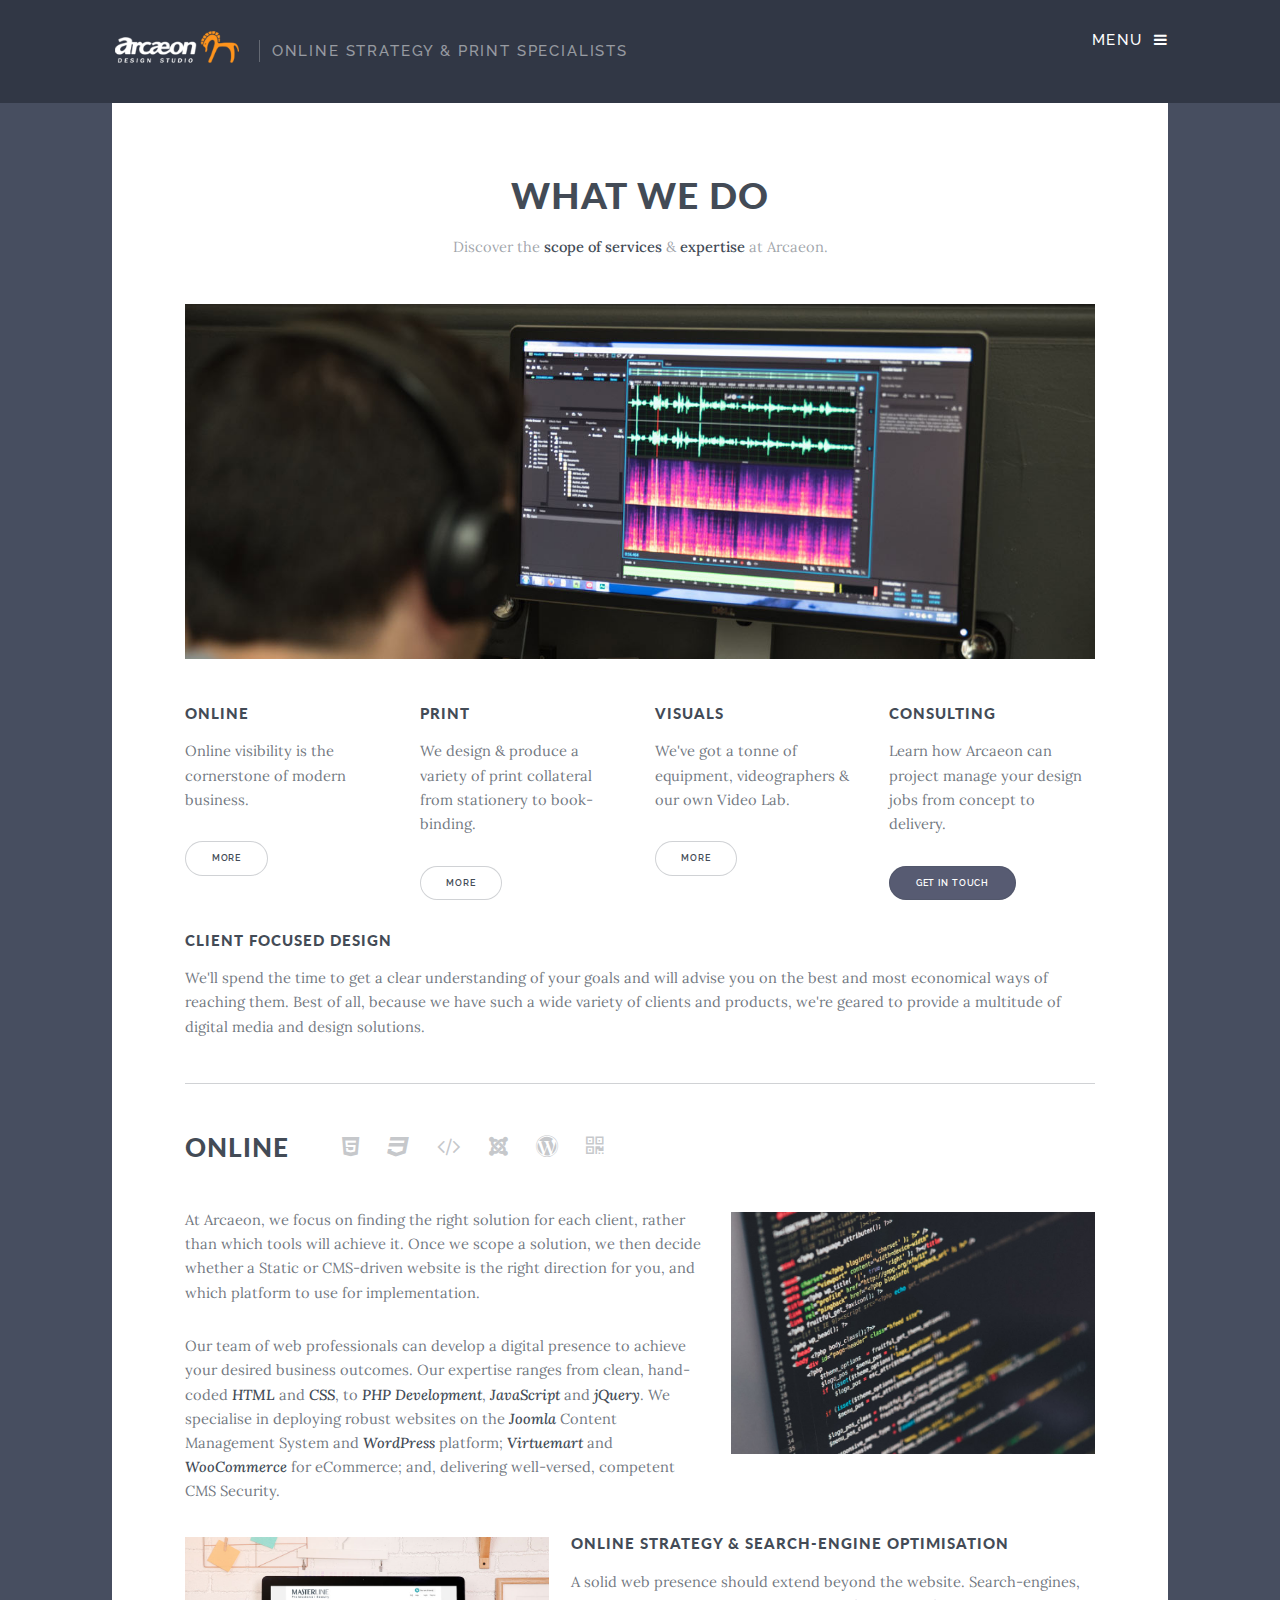
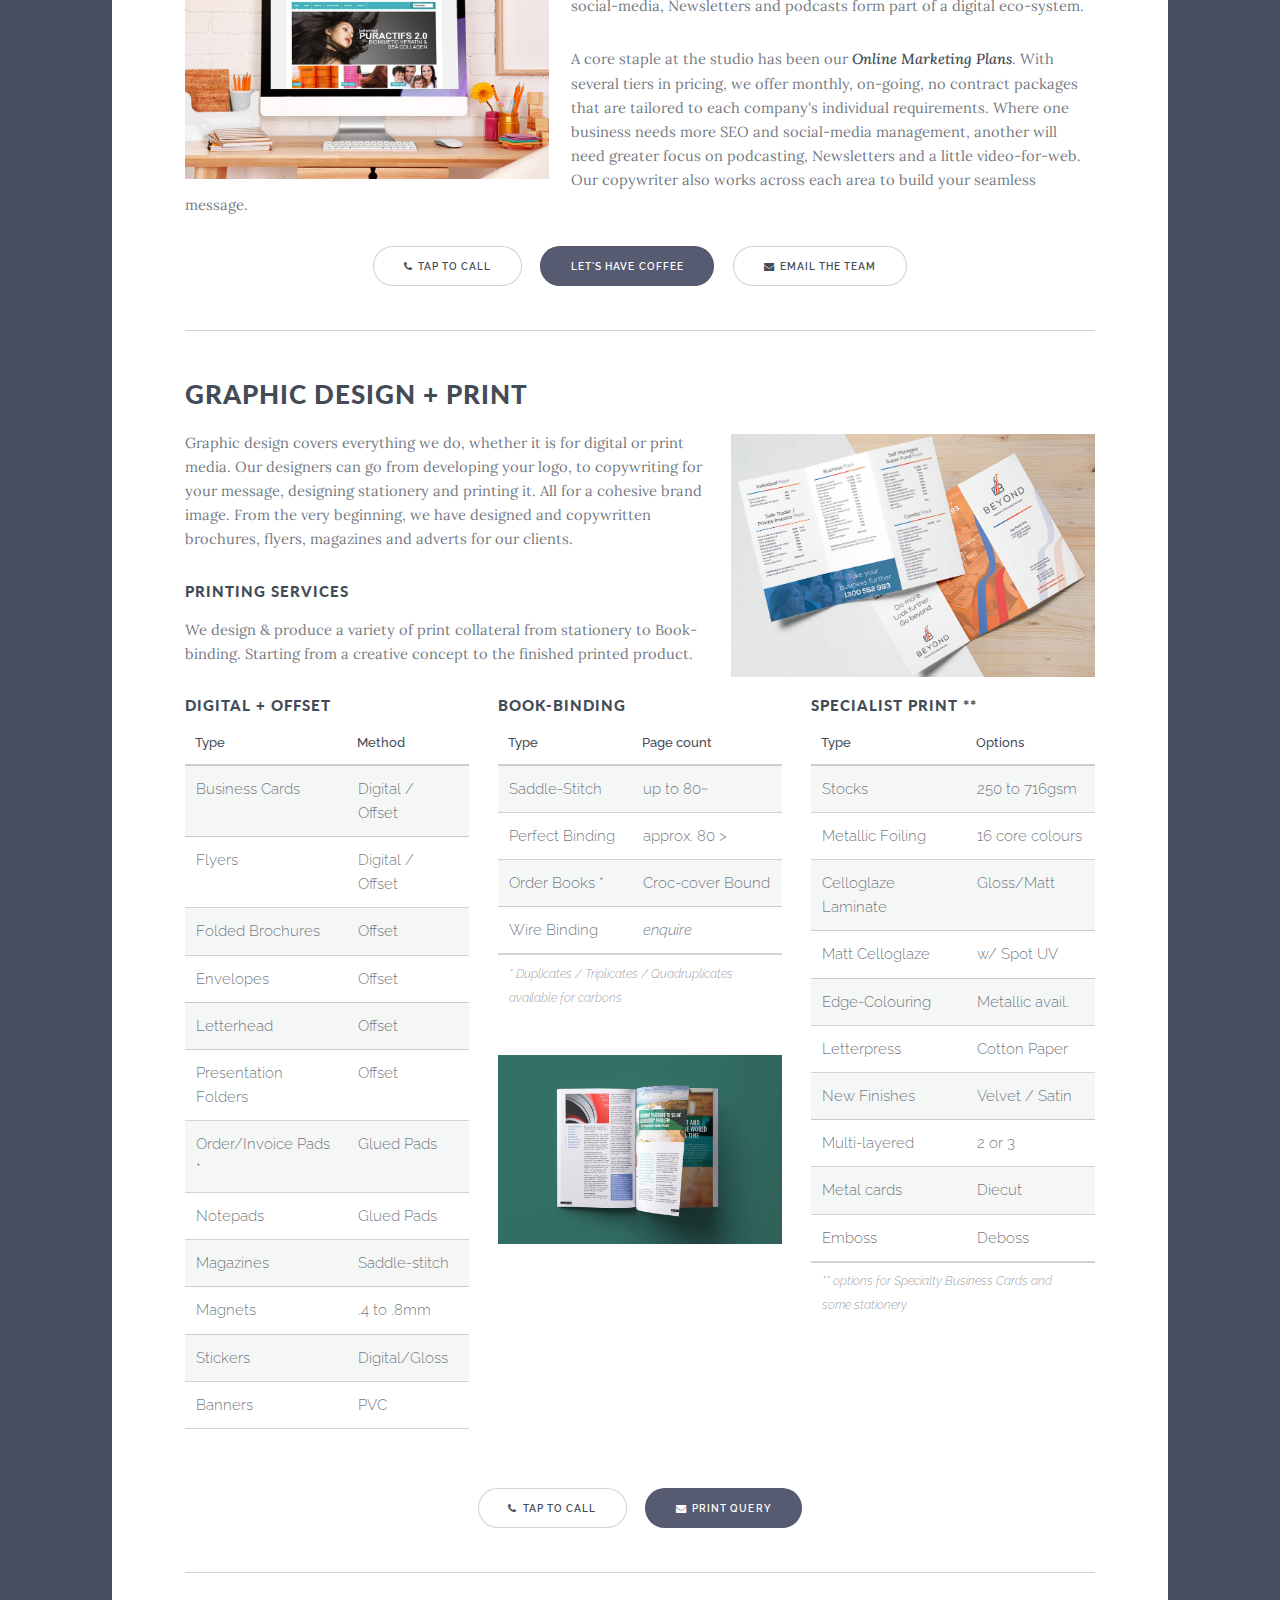
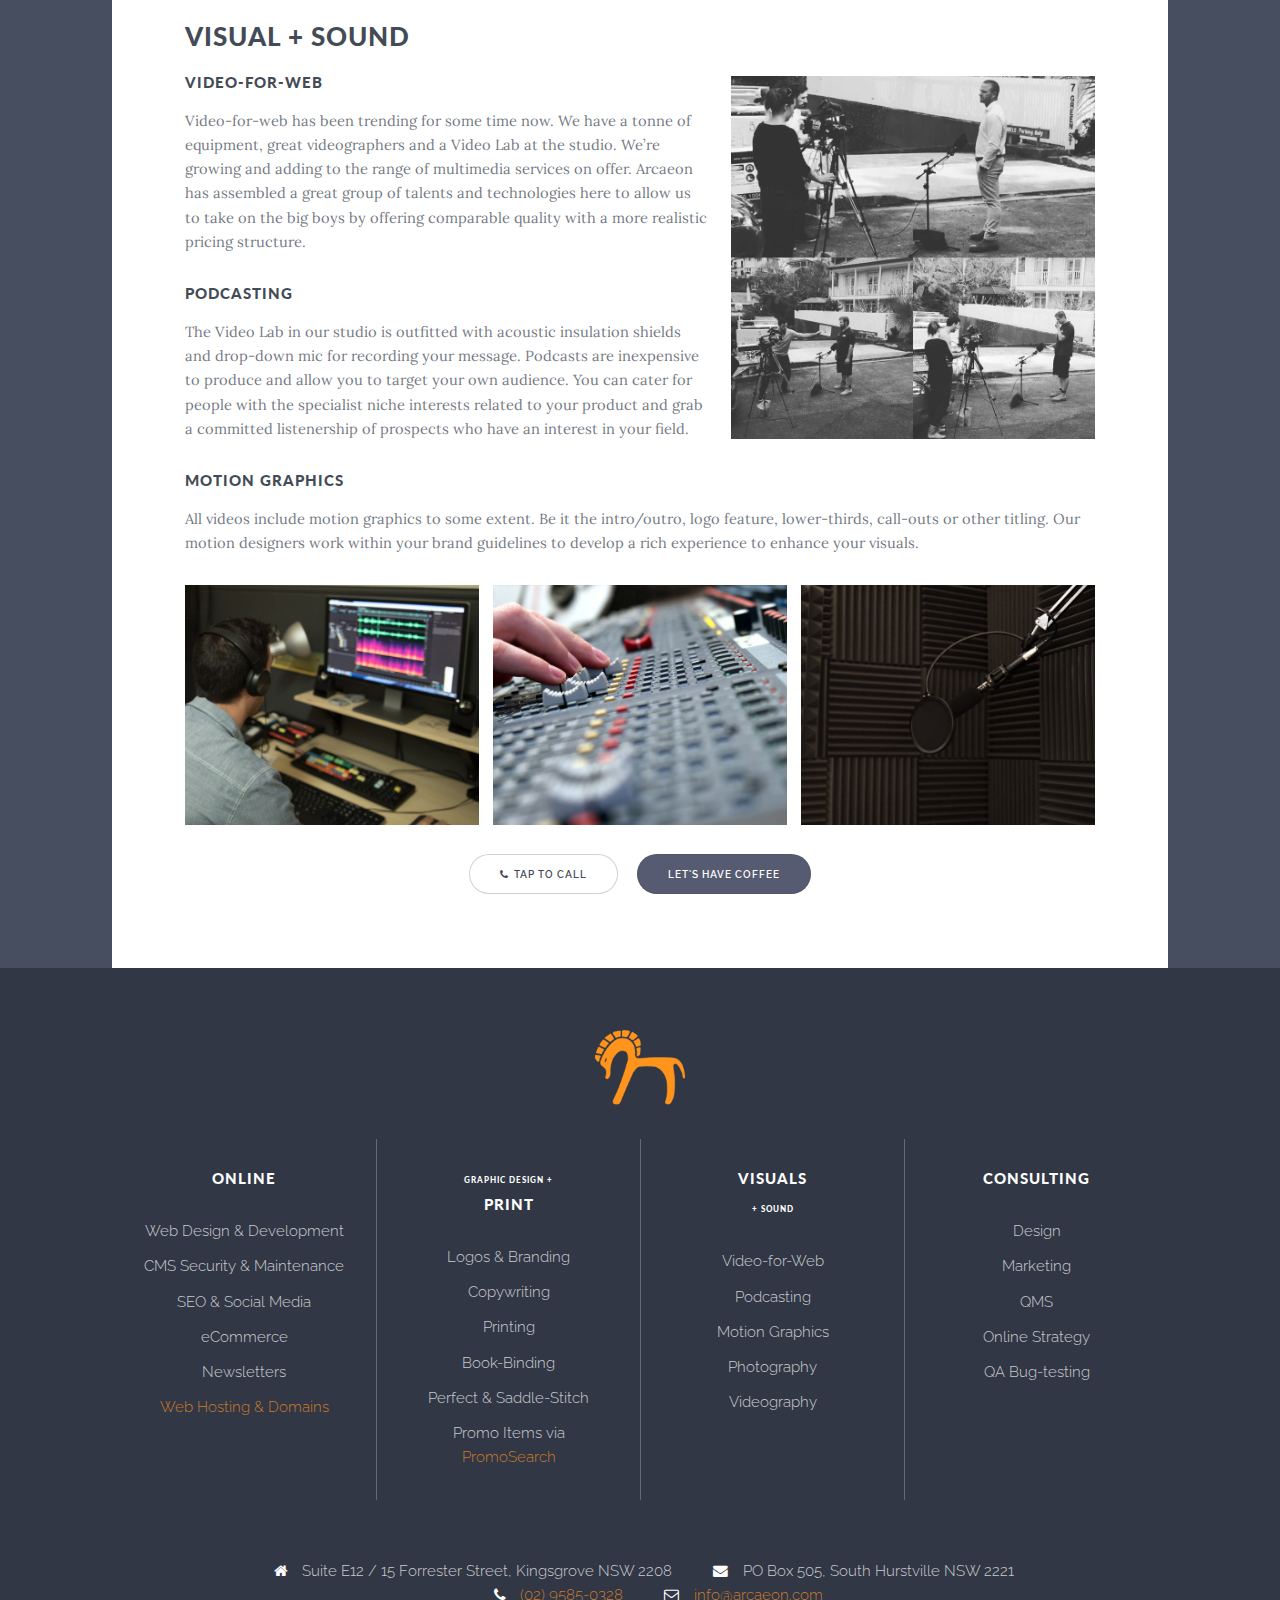
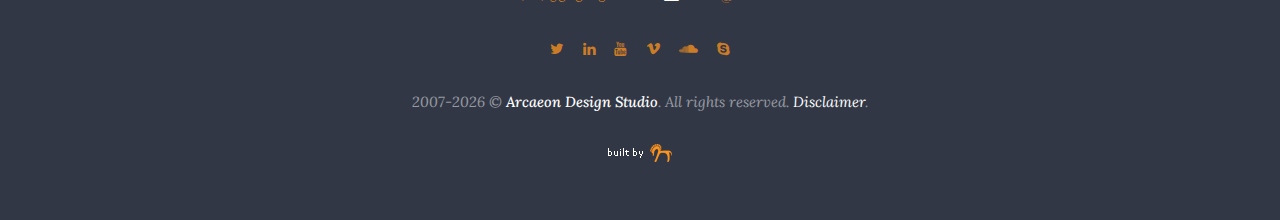
<file: expertise.html>
<!DOCTYPE HTML>
<html>
	
<!-- Mirrored from www.arcaeon.com.au/expertise.html by HTTrack Website Copier/3.x [XR&CO'2014], Sat, 06 Jun 2020 04:49:58 GMT -->
<head>
		<title>Our scope of services & expertise at Arcaeon. Discover what we do best</title>
		<meta charset="utf-8" />
		<meta name="viewport" content="width=device-width, initial-scale=1, user-scalable=no" />
		<meta name="description" content="At Arcaeon, we're not just graphic or web designers, but also offer you a full spectrum of related design, printing and video production services." />
		<meta property="og:title" content="Our scope of services & expertise at Arcaeon. Discover what we do best" />
		<meta property="og:image" content="images/arcaeon-design-studio_office-2_883x740.jpg" />
		<meta property="og:url" content="expertise.html" />
		<link href="favicon.ico" rel="shortcut icon" type="image/x-icon" />
		<link rel="canonical" href="expertise.html" />
		<link rel="stylesheet" href="assets/css/main.css" />
<!-- GA -->
<script>
  (function(i,s,o,g,r,a,m){i['GoogleAnalyticsObject']=r;i[r]=i[r]||function(){
  (i[r].q=i[r].q||[]).push(arguments)},i[r].l=1*new Date();a=s.createElement(o),
  m=s.getElementsByTagName(o)[0];a.async=1;a.src=g;m.parentNode.insertBefore(a,m)
  })(window,document,'script','https://www.google-analytics.com/analytics.js','ga');

  ga('create', 'UA-11906487-2', 'auto');
  ga('send', 'pageview');

</script>
<!-- /GA -->
<!-- Hotjar Tracking Code -->
<script>
    (function(h,o,t,j,a,r){
        h.hj=h.hj||function(){(h.hj.q=h.hj.q||[]).push(arguments)};
        h._hjSettings={hjid:44104,hjsv:5};
        a=o.getElementsByTagName('head')[0];
        r=o.createElement('script');r.async=1;
        r.src=t+h._hjSettings.hjid+j+h._hjSettings.hjsv;
        a.appendChild(r);
    })(window,document,'//static.hotjar.com/c/hotjar-','.js?sv=');
</script>
<!-- /Hotjar -->
	</head>
	<body>

		<!-- Page Wrapper -->
			<div id="page-wrapper">

				<!-- Wrapper -->
					<div class="wrapper">
						<div class="inner">

							<!-- Header -->
								<header id="header">
									<a href="index.html" class="logo"><img src="images/PNGArcaeonLogo_Horizontal1.png" style="display:inline; vertical-align: middle; margin-bottom:7px; margin-right:5px;" width="130px" alt="Arcaeon Design Studio"> <span>Online strategy & print specialists</span></a>
									<nav>
										<ul>
											<li><a href="#menu">Menu</a></li>
										</ul>
									</nav>
								</header>

							<!-- Nav -->
								<nav id="menu">
									<ul class="links">
										<li><a href="index.html">Home</a></li>
										<li><a href="designers.html">Who We Are</a></li>
										<li><a href="expertise.html">What We Do</a></li>
										<li><a href="portfolio.html">Work We've Done</a></li>
										<li><a href="news.html">In The Pipeline</a></li>
										<li><a href="promo-search.html">PromoSearch</a></li>
										<li><a href="contact.html">Getting in Touch</a></li>
									</ul>
									<ul class="actions vertical">
										<li><a href="tel:0295850328" class="button special fit">Tap to Call</a></li>
										<li><a href="https://arcaeon.partnerconsole.net/" target="_blank" class="button fit">Account Log In</a></li>
									</ul>
									<ul class="icons" style="text-align:center">
										<li><a href="http://twitter.com/Arcaeon1" target="_blank" class="icon fa-twitter"><span class="label">Twitter</span></a></li>
										<li><a href="https://www.linkedin.com/company/arcaeon-design-studio" target="_blank" class="icon fa-linkedin"><span class="label">LinkedIn</span></a></li>
										<li><a href="https://www.youtube.com/user/ArcaeonDesignStudio" target="_blank" class="icon fa-youtube"><span class="label">YouTube</span></a></li>
										<li><a href="https://vimeo.com/arcaeondesignstudio" target="_blank" class="icon fa-vimeo"><span class="label">Vimeo</span></a></li>
										<li><a href="#" target="_blank" class="icon fa-soundcloud"><span class="label">SoundCloud</span></a></li>
										<li><a href="skype:box271?chat" class="icon fa-skype"><span class="label">Skype</span></a></li>
									</ul>
								</nav>

						</div>
					</div>

				<!-- Wrapper -->
					<div class="wrapper">
						<div class="inner">

							<!-- Main -->
								<section class="main">

									<header class="major">
										<h1>What We Do</h1>
										<p>Discover the <strong>scope of services</strong> & <strong>expertise</strong> at Arcaeon.</p>
									</header>

									<p class="image main"><img src="images/studio-podcasting-1-1280x500.jpg" alt="" /></p>
									
									<div class="row">
										<div class="3u 12u$(medium)">
											<h3>Online</h3>
											<p>Online visibility is the cornerstone of modern business.</p>
											<ul class="actions small">
												<li><a href="#online" class="button small">More</a></li>
											</ul>
										</div>
										<div class="3u 12u$(medium)">
											<h3>Print</h3>
											<p>We design & produce a variety of print collateral from stationery to book-binding.</p>
											<ul class="actions small">
												<li><a href="#print" class="button small">More</a></li>
											</ul>
										</div>
										<div class="3u 12u$(medium)">
											<h3>Visuals</h3>
											<p>We've got a tonne of equipment, videographers & our own Video Lab.</p>
											<ul class="actions small">
												<li><a href="#video" class="button small">More</a></li>
											</ul>
										</div>
										<div class="3u$ 12u$(medium)">
											<h3>Consulting</h3>
											<p>Learn how Arcaeon can project manage your design jobs from concept to delivery.</p>
											<ul class="actions small">
												<li><a href="contact.html" class="button special small">Get in Touch</a></li>
											</ul>
										</div>
									</div>
									
									<h3>Client focused design</h3>
									<p>We'll spend the time to get a clear understanding of your goals and will advise you on the best and most economical ways of reaching them. Best of all, because we have such a wide variety of clients and products, we're geared to provide a multitude of digital media and design solutions.</p>

									<hr />

									<div class="row">
										<div class="2u 12u$(small)">
											<h2 id="online">Online</h2>
										</div>
										<div class="10u$ 12u$(small)">
											<ul class="icons" style="font-size: 1.5em; opacity:0.4;">
												<li class="icon fa-html5"></li>
												<li class="icon fa-css3"></li>
												<li class="icon fa-code"></li>
												<li class="icon fa-joomla"></li>
												<li class="icon fa-wordpress"></li>
												<li class="icon fa-qrcode"></li>
											</ul>
										</div>
									</div>
									<p><span class="image right"><img src="images/web-design-services-1.jpg" alt="" /></span>At Arcaeon, we focus on finding the right solution for each client, rather than which tools will achieve it. Once we scope a solution, we then decide whether a Static or CMS-driven website is the right direction for you, and which platform to use for implementation.</p>
									<p>Our team of web professionals can develop a digital presence to achieve your desired business outcomes. Our expertise ranges from clean, hand-coded <em><strong>HTML</strong></em> and <em><strong>CSS</strong></em>, to <em><strong>PHP Development</strong></em>, <em><strong>JavaScript</strong></em> and <em><strong>jQuery</strong></em>. We specialise in deploying robust websites on the <em><strong>Joomla</strong></em> Content Management System and <em><strong>WordPress</strong></em> platform; <em><strong>Virtuemart</strong></em> and <em><strong>WooCommerce</strong></em> for eCommerce; and, delivering well-versed, competent CMS Security.</p>
									<h3 id="strategy"><span class="image left"><img src="portfolio/websites/masterline_website_1000%2c667.jpg" alt="" /></span>Online Strategy & Search-Engine Optimisation</h3>
									<p>A solid web presence should extend beyond the website. Search-engines, social-media, Newsletters and podcasts form part of a digital eco-system.</p>
									<p>A core staple at the studio has been our <em><strong>Online Marketing Plans</strong></em>. With several tiers in pricing, we offer monthly, on-going, no contract packages that are tailored to each company's individual requirements. Where one business needs more SEO and social-media management, another will need greater focus on podcasting, Newsletters and a little video-for-web. Our copywriter also works across each area to build your seamless message.</p>
											<p>
												<ul class="actions" style="text-align:center;">
													<li><a href="tel:0295850328" class="button icon fa-phone">Tap to Call</a></li>
													<li><a href="contact.html" class="button special">Let's Have Coffee</a></li>
													<li><a href="mailto:info@arcaeon.com?subject=My Online Strategy" class="button icon fa-envelope">Email the Team</a></li>
												</ul>
											</p>
									<hr />

									<h2 id="print">Graphic Design + Print</h2>
									<p><span class="image right"><img src="portfolio/branding/beyond-taxation-trifold-1000%2c667.jpg" alt="" /></span>Graphic design covers everything we do, whether it is for digital or print media. Our designers can go from developing your logo, to copywriting for your message, designing stationery and printing it. All for a cohesive brand image. From the very beginning, we have designed and copywritten brochures, flyers, magazines and adverts for our clients.</p>
									<h3>Printing Services</h3>
									<p>We design & produce a variety of print collateral from stationery to Book-binding. Starting from a creative concept to the finished printed product.</p>
									
									<div class="row">
										<div class="4u 12u$(medium)">
											<h3>Digital + Offset</h3>
												<div class="table-wrapper">
													<table>
														<thead>
															<tr>
																<th>Type</th>
																<th>Method</th>
															</tr>
														</thead>
														<tbody>
															<tr>
																<td>Business Cards</td>
																<td>Digital / Offset</td>
															</tr>
															<tr>
																<td>Flyers</td>
																<td>Digital / Offset</td>
															</tr>
															<tr>
																<td>Folded Brochures</td>
																<td>Offset</td>
															</tr>
															<tr>
																<td>Envelopes</td>
																<td>Offset</td>
															</tr>
															<tr>
																<td>Letterhead</td>
																<td>Offset</td>
															</tr>
															<tr>
																<td>Presentation Folders</td>
																<td>Offset</td>
															</tr>
															<tr>
																<td>Order/Invoice Pads *</td>
																<td>Glued Pads</td>
															</tr>
															<tr>
																<td>Notepads</td>
																<td>Glued Pads</td>
															</tr>
															<tr>
																<td>Magazines</td>
																<td>Saddle-stitch</td>
															</tr>
															<tr>
																<td>Magnets</td>
																<td>.4 to .8mm</td>
															</tr>
															<tr>
																<td>Stickers</td>
																<td>Digital/Gloss</td>
															</tr>
															<tr>
																<td>Banners</td>
																<td>PVC</td>
															</tr>
														</tbody>
													</table>
												</div>
										</div>
										<div class="4u 12u$(medium)">
											<h3>Book-Binding</h3>
												<div class="table-wrapper">
													<table>
														<thead>
															<tr>
																<th>Type</th>
																<th>Page count</th>
															</tr>
														</thead>
														<tbody>
															<tr>
																<td>Saddle-Stitch</td>
																<td>up to 80~</td>
															</tr>
															<tr>
																<td>Perfect Binding</td>
																<td>approx. 80 ></td>
															</tr>
															<tr>
																<td>Order Books *</td>
																<td>Croc-cover Bound</td>
															</tr>
															<tr>
																<td>Wire Binding</td>
																<td><em>enquire</em></td>
															</tr>
														</tbody>
														<tfoot>
															<tr>
																<td colspan="2"><sup style="opacity:0.75;"><em>* Duplicates / Triplicates / Quadruplicates available for carbons</em></sup></td>
															</tr>
														</tfoot>
													</table>
													<span class="image fit"><img src="portfolio/extras/col-COBA-market-scan-2014-48%2c49-1000%2c667.jpg" alt="" /></span>
												</div>
										</div>
										<div class="4u$ 12u$(medium)">
											<h3>Specialist Print **</h3>
												<div class="table-wrapper">
													<table>
														<thead>
															<tr>
																<th>Type</th>
																<th>Options</th>
															</tr>
														</thead>
														<tbody>
															<tr>
																<td>Stocks</td>
																<td>250 to 716gsm</td>
															</tr>
															<tr>
																<td>Metallic Foiling</td>
																<td>16 core colours</td>
															</tr>
															<tr>
																<td>Celloglaze Laminate</td>
																<td>Gloss/Matt</td>
															</tr>
															<tr>
																<td>Matt Celloglaze</td>
																<td>w/ Spot UV</td>
															</tr>
															<tr>
																<td>Edge-Colouring</td>
																<td>Metallic avail.</td>
															</tr>
															<tr>
																<td>Letterpress</td>
																<td>Cotton Paper</td>
															</tr>
															<tr>
																<td>New Finishes</td>
																<td>Velvet / Satin</td>
															</tr>
															<tr>
																<td>Multi-layered</td>
																<td>2 or 3</td>
															</tr>
															<tr>
																<td>Metal cards</td>
																<td>Diecut</td>
															</tr>
															<tr>
																<td>Emboss</td>
																<td>Deboss</td>
															</tr>
														</tbody>
														<tfoot>
															<tr>
																<td colspan="2"><sup style="opacity:0.75;"><em>** options for Specialty Business Cards and some stationery</em></sup></td>
															</tr>
														</tfoot>
													</table>
												</div>
										</div>
									</div>
											<p>
												<ul class="actions" style="text-align:center;">
													<li><a href="tel:0295850328" class="button icon fa-phone">Tap to Call</a></li>
													<li><a href="mailto:print@arcaeon.com?subject=Print Services Query" class="button special icon fa-envelope">Print Query</a></li>
												</ul>
											</p>
									<hr />

									<h2 id="video">Visual + Sound</h2>
									<h3><span class="image right"><img src="images/sterland-video-shoot-cremorne-1.jpg" alt="" /></span>Video-for-web</h3>
									<p>Video-for-web has been trending for some time now. We have a tonne of equipment, great videographers and a Video Lab at the studio. We’re growing and adding to the range of multimedia services on offer. Arcaeon has assembled a great group of talents and technologies here to allow us to take on the big boys by offering comparable quality with a more realistic pricing structure.</p>
									<h3>Podcasting</h3>
									<p>The Video Lab in our studio is outfitted with acoustic insulation shields and drop-down mic for recording your message. Podcasts are inexpensive to produce and allow you to target your own audience. You can cater for people with the specialist niche interests related to your product and grab a committed listenership of prospects who have an interest in your field.</p>
									<h3>Motion Graphics</h3>
									<p>All videos include motion graphics to some extent. Be it the intro/outro, logo feature, lower-thirds, call-outs or other titling. Our motion designers work within your brand guidelines to develop a rich experience to enhance your visuals.</p>
									<div class="row 50% uniform">
										<div class="4u"><span class="image fit"><img src="images/podcasting-studio-1.jpg" alt="" /></span></div>
										<div class="4u"><span class="image fit"><img src="images/podcasting-studio-3.jpg" alt="" /></span></div>
										<div class="4u$"><span class="image fit"><img src="images/podcasting-studio-2.jpg" alt="" /></span></div>
									</div>
											<p>
												<ul class="actions" style="text-align:center;">
													<li><a href="tel:0295850328" class="button icon fa-phone">Tap to Call</a></li>
													<li><a href="contact.html" class="button special">Let's Have Coffee</a></li>
												</ul>
											</p>
								</section>

						</div>
					</div>

				<!-- Wrapper -->
					<div class="wrapper">
						<div class="inner">

							<!-- Footer -->
								<footer id="footer">
								<p align="center" style=""><img src="images/arcaeon-horse-logo-1.png" width="100px;" alt="Arcaeon Design Studio" /></p>
									<section class="links">
										<div>
											<a href="expertise.html#online"><h3>Online</h3></a>
											<ul class="plain">
												<li>Web Design & Development</li>
												<li>CMS Security & Maintenance</li>
												<li>SEO & Social Media</li>
												<li>eCommerce</li>
												<li>Newsletters</li>
												<li><a href="https://arcaeon.partnerconsole.net/" target="_blank">Web Hosting & Domains</a></li>
											</ul>
										</div>
										<div>
											<a href="expertise.html#print"><h6><sub>Graphic Design +</sub></h6>
											<h3>Print</h3></a>
											<ul class="plain">
												<li>Logos & Branding</li>
												<li>Copywriting</li>
												<li>Printing</li>
												<li>Book-Binding</li>
												<li>Perfect & Saddle-Stitch</li>
												<li>Promo Items via <a href="promo-search.html">PromoSearch</a></li>
											</ul>
										</div>
										<div>
											<a href="expertise.html#video"><h3>Visuals</h3></a>
											<h6><sup>+ Sound</sup></h6>
											<ul class="plain">
												<li>Video-for-Web</li>
												<li>Podcasting</li>
												<li>Motion Graphics</li>
												<li>Photography</li>
												<li>Videography</li>
											</ul>
										</div>
										<div>
											<a href="expertise.html"><h3>Consulting</h3></a>
											<ul class="plain">
												<li>Design</li>
												<li>Marketing</li>
												<li>QMS</li>
												<li>Online Strategy</li>
												<li>QA Bug-testing</li>
											</ul>
										</div>
									</section>
									<ul class="contact-icons">
										<li class="icon fa-home">Suite E12 / 15 Forrester Street, Kingsgrove NSW 2208</li>
										<li class="icon fa-envelope">PO Box 505, South Hurstville NSW 2221</li><br/>
										<li class="icon fa-phone"><a href="tel:0295850328">(02) 9585-0328</a></li>
										<li class="icon fa-envelope-o"><a href="mailto:info@arcaeon.com">info@arcaeon.com</a></li>
									</ul>
									<ul class="icons">
										<li><a href="http://twitter.com/Arcaeon1" target="_blank" class="icon fa-twitter"><span class="label">Twitter</span></a></li>
										<li><a href="https://www.linkedin.com/company/arcaeon-design-studio" target="_blank" class="icon fa-linkedin"><span class="label">LinkedIn</span></a></li>
										<li><a href="https://www.youtube.com/user/ArcaeonDesignStudio" target="_blank" class="icon fa-youtube"><span class="label">YouTube</span></a></li>
										<li><a href="https://vimeo.com/arcaeondesignstudio" target="_blank" class="icon fa-vimeo"><span class="label">Vimeo</span></a></li>
										<li><a href="#" target="_blank" class="icon fa-soundcloud"><span class="label">SoundCloud</span></a></li>
										<li><a href="skype:box271?chat" class="icon fa-skype"><span class="label">Skype</span></a></li>
									</ul>
									<p class="copyright"><em>2007-<script>document.write(new Date().getFullYear())</script> &copy; <strong>Arcaeon Design Studio</strong>. All rights reserved. <a style="color:white;" href="disclaimer.html">Disclaimer</a>.</em></p>
									<p class="copyright" align="center"><a href="index-2.html"><img src="images/built-by-arcaeon.png" alt="Built by Arcaeon Design Studio"></a></p>
								</footer>

						</div>
					</div>

			</div>

		<!-- Scripts -->
			<script src="assets/js/jquery.min.js"></script>
			<script src="assets/js/skel.min.js"></script>
			<script src="assets/js/util.js"></script>
			<script src="assets/js/main.js"></script>

	</body>

<!-- Mirrored from www.arcaeon.com.au/expertise.html by HTTrack Website Copier/3.x [XR&CO'2014], Sat, 06 Jun 2020 04:50:13 GMT -->
</html>
</file>
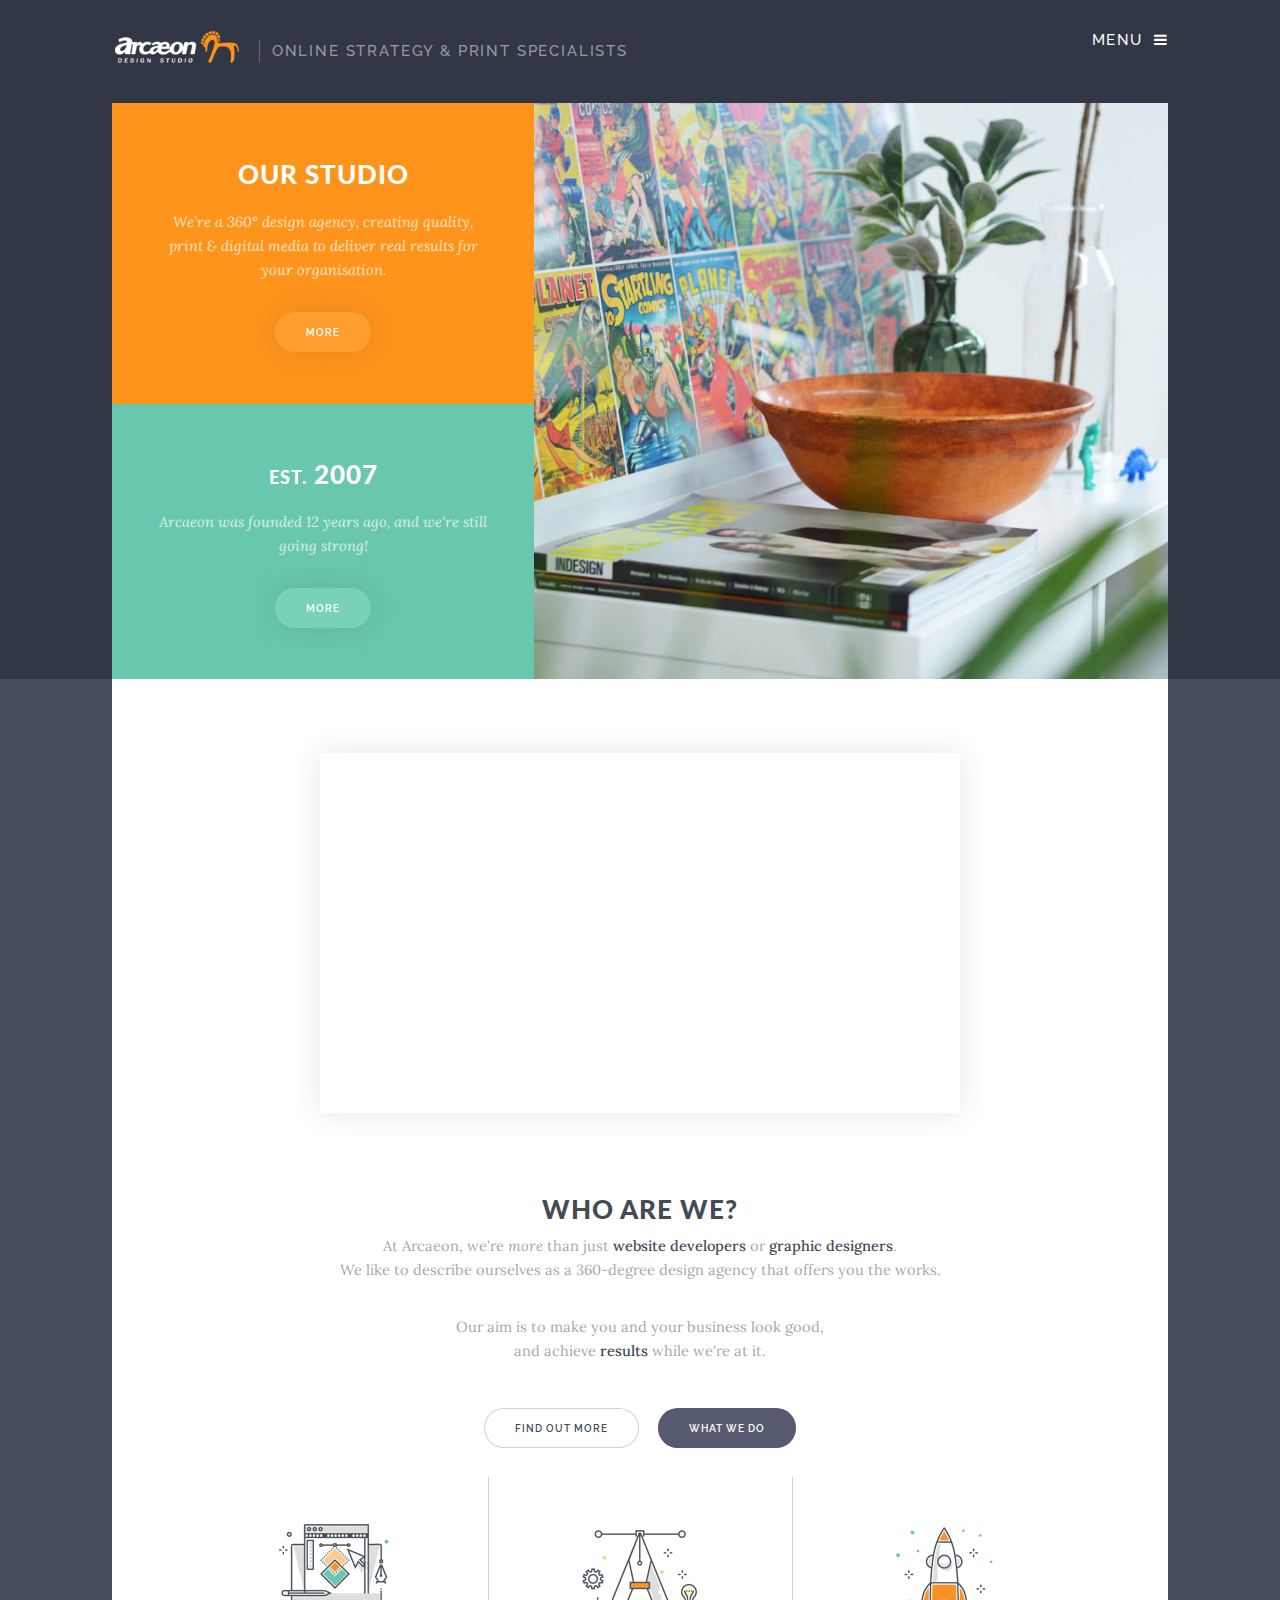
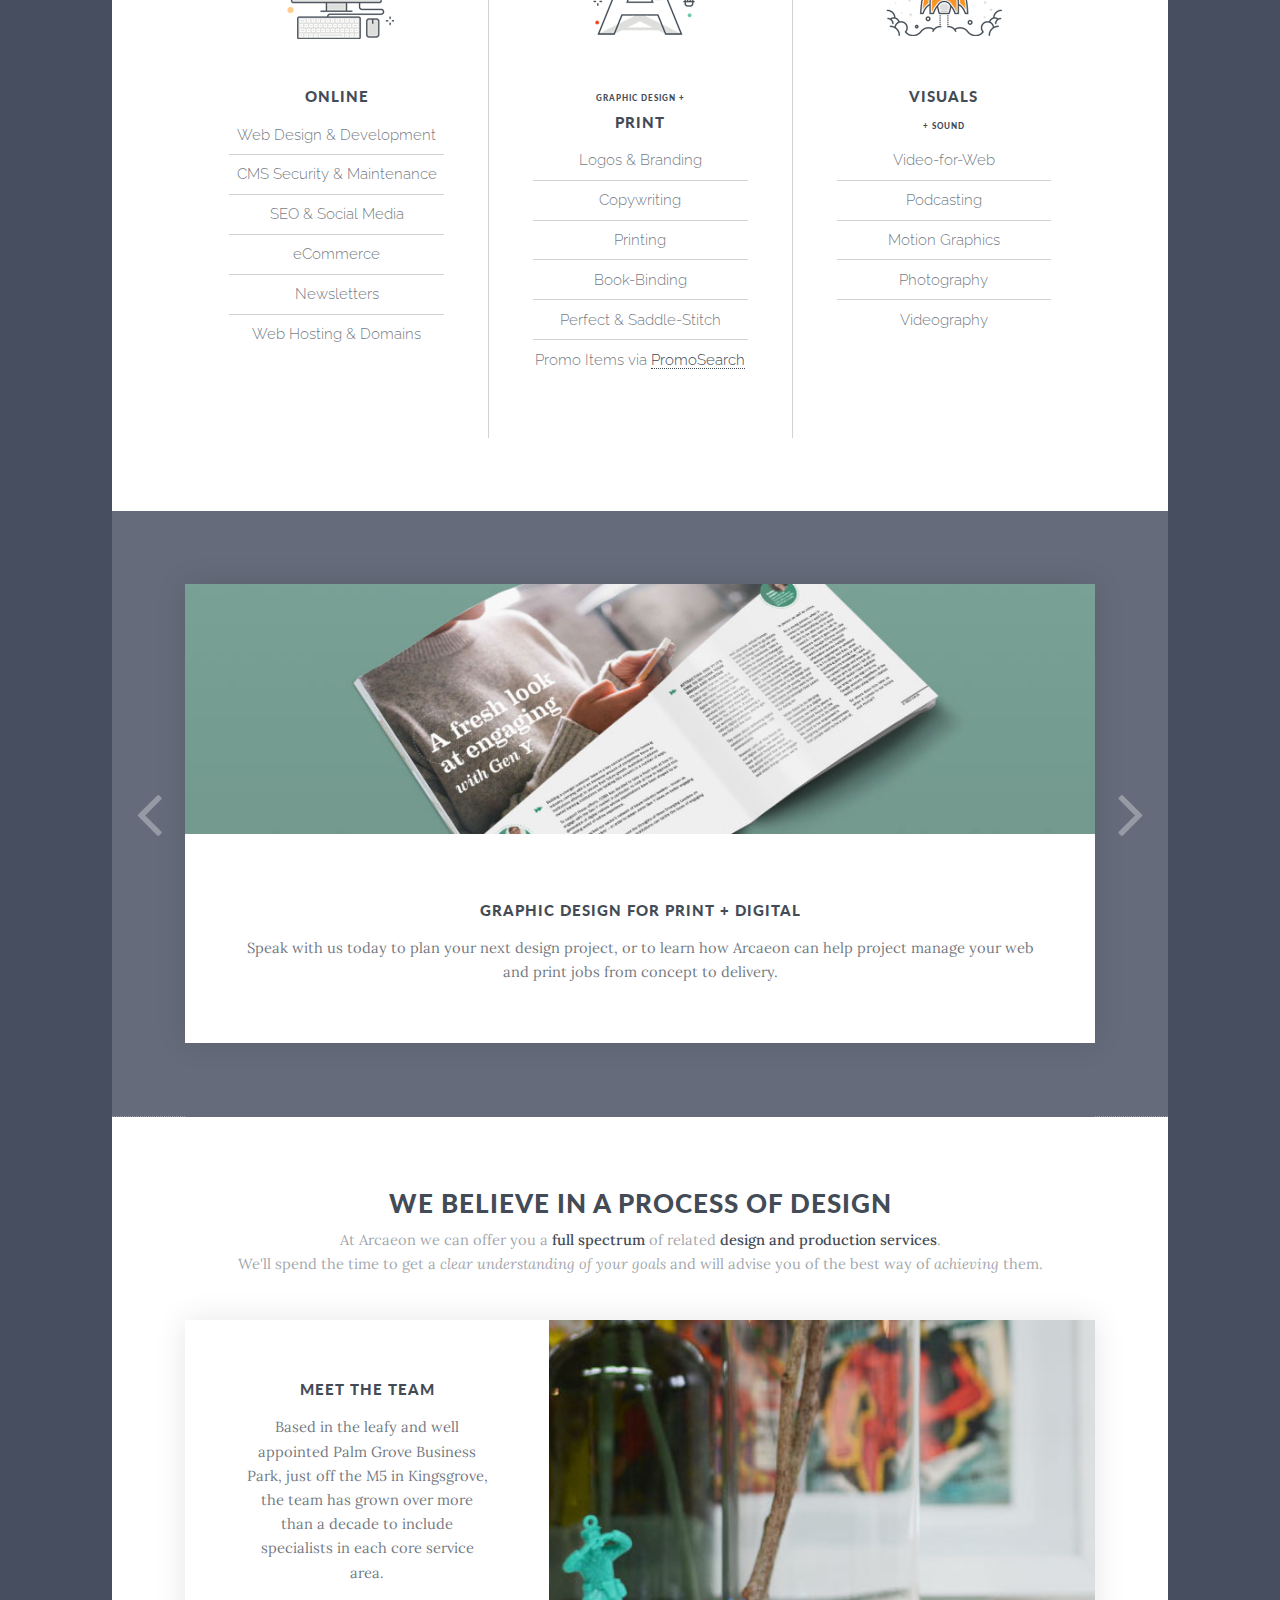
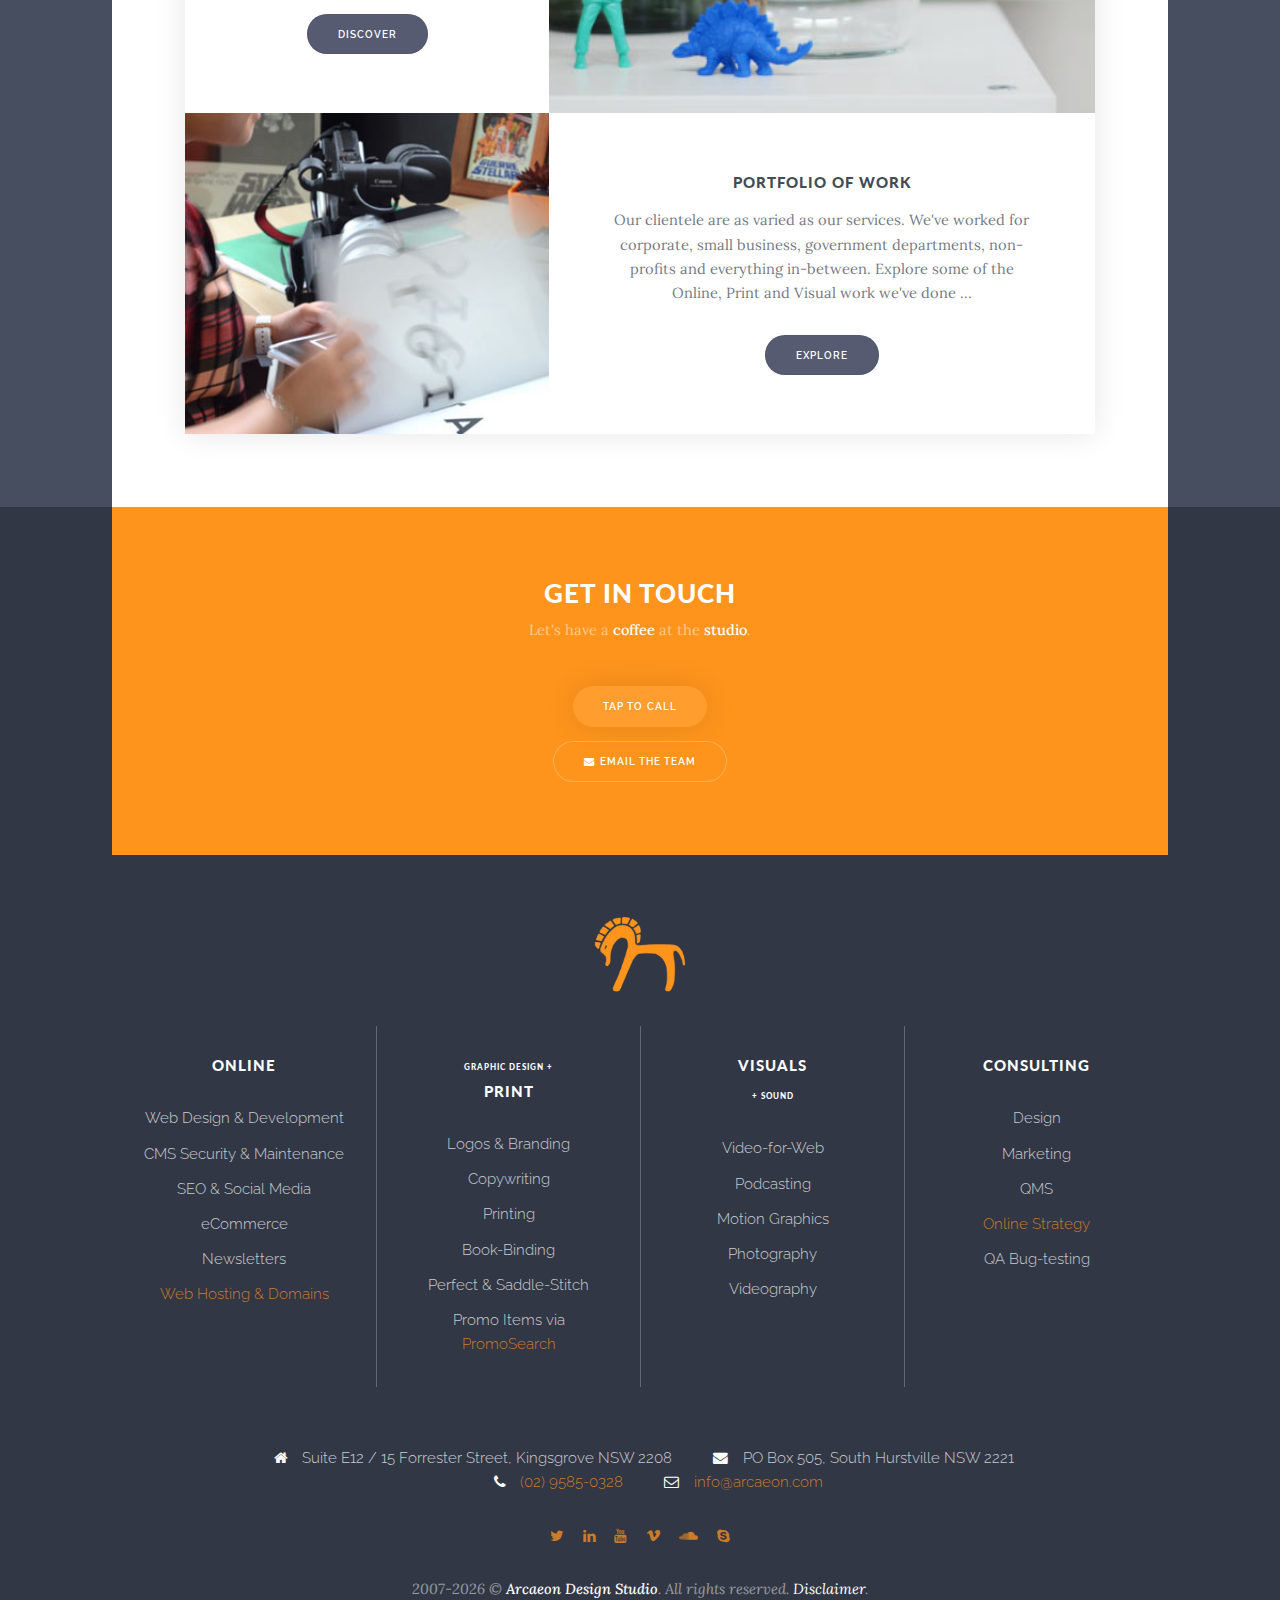
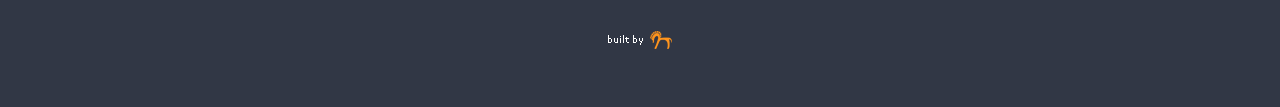
<file: index-2.html>
<!DOCTYPE HTML>
<html>
	
<!-- Mirrored from www.arcaeon.com.au/ by HTTrack Website Copier/3.x [XR&CO'2014], Sat, 06 Jun 2020 04:49:54 GMT -->
<head>
		<title>Arcaeon Design Studio delivers quality print & digital design services</title>
		<meta charset="utf-8" />
		<meta name="viewport" content="width=device-width, initial-scale=1, user-scalable=no" />
		<meta name="description" content="Arcaeon is a dynamic and professional design agency specialising in creating a wide spectrum of quality digital media that can deliver real results for your organisation." />
		<meta property="og:title" content="Arcaeon Design Studio delivers quality print & digital design services" />
		<meta property="og:image" content="images/arcaeon-design-studio_metal-sign-3_883x740.jpg" />
		<meta property="og:url" content="index-2.html" />
		<link href="favicon.ico" rel="shortcut icon" type="image/x-icon" />
		<link rel="canonical" href="index-2.html" />
		<link rel="stylesheet" href="assets/css/main.css" />
<!-- GA -->
<script>
  (function(i,s,o,g,r,a,m){i['GoogleAnalyticsObject']=r;i[r]=i[r]||function(){
  (i[r].q=i[r].q||[]).push(arguments)},i[r].l=1*new Date();a=s.createElement(o),
  m=s.getElementsByTagName(o)[0];a.async=1;a.src=g;m.parentNode.insertBefore(a,m)
  })(window,document,'script','https://www.google-analytics.com/analytics.js','ga');

  ga('create', 'UA-11906487-2', 'auto');
  ga('send', 'pageview');

</script>
<!-- /GA -->
<!-- Hotjar Tracking Code -->
<script>
    (function(h,o,t,j,a,r){
        h.hj=h.hj||function(){(h.hj.q=h.hj.q||[]).push(arguments)};
        h._hjSettings={hjid:44104,hjsv:5};
        a=o.getElementsByTagName('head')[0];
        r=o.createElement('script');r.async=1;
        r.src=t+h._hjSettings.hjid+j+h._hjSettings.hjsv;
        a.appendChild(r);
    })(window,document,'//static.hotjar.com/c/hotjar-','.js?sv=');
</script>
<!-- /Hotjar -->
	</head>
	<body>

		<!-- Page Wrapper -->
			<div id="page-wrapper">

				<!-- Wrapper -->
					<div class="wrapper">
						<div class="inner">

							<!-- Header -->
								<header id="header">
									<a href="index.html" class="logo"><img src="images/PNGArcaeonLogo_Horizontal1.png" style="display:inline; vertical-align: middle; margin-bottom:7px; margin-right:5px;" width="130px" alt="Arcaeon Design Studio"> <span>Online strategy & print specialists</span></a>
									<nav>
										<ul>
											<li><a href="#menu">Menu</a></li>
										</ul>
									</nav>
								</header>

							<!-- Nav -->
								<nav id="menu">
									<ul class="links">
										<li><a href="index.html">Home</a></li>
										<li><a href="designers.html">Who We Are</a></li>
										<li><a href="expertise.html">What We Do</a></li>
										<li><a href="portfolio.html">Work We've Done</a></li>
										<li><a href="news.html">In The Pipeline</a></li>
										<li><a href="promo-search.html">PromoSearch</a></li>
										<li><a href="contact.html">Getting in Touch</a></li>
									</ul>
									<ul class="actions vertical">
										<li><a href="tel:0295850328" class="button special fit">Tap to Call</a></li>
										<li><a href="https://arcaeon.partnerconsole.net/" target="_blank" class="button fit">Account Log In</a></li>
									</ul>
									<ul class="icons" style="text-align:center">
										<li><a href="http://twitter.com/Arcaeon1" target="_blank" class="icon fa-twitter"><span class="label">Twitter</span></a></li>
										<li><a href="https://www.linkedin.com/company/arcaeon-design-studio" target="_blank" class="icon fa-linkedin"><span class="label">LinkedIn</span></a></li>
										<li><a href="https://www.youtube.com/user/ArcaeonDesignStudio" target="_blank" class="icon fa-youtube"><span class="label">YouTube</span></a></li>
										<li><a href="https://vimeo.com/arcaeondesignstudio" target="_blank" class="icon fa-vimeo"><span class="label">Vimeo</span></a></li>
										<li><a href="#" target="_blank" class="icon fa-soundcloud"><span class="label">SoundCloud</span></a></li>
										<li><a href="skype:box271?chat" class="icon fa-skype"><span class="label">Skype</span></a></li>
									</ul>
								</nav>

							<!-- Banner -->
								<section id="banner">
									<div class="items">
										<section class="accent2">
											<h1>Our Studio</h1>
											<p><em>We’re a 360° design agency, creating quality, print & digital media to deliver real results for your organisation.</em></p>
											<ul class="actions">
												<li><a href="#whoweare" class="button special">More</a></li>
											</ul>
										</section>
										<section class="accent3">
											<h1><span style="font-size:70%;">Est.</span> 2007</h1>
											<p><em>Arcaeon was founded 12 years ago, and we're still going strong!</em></p>
											<ul class="actions">
												<li><a href="news.html" class="button special">More</a></li>
											</ul>
										</section>
									</div>
									<div class="slider">
										<article>
											<img src="images/arcaeon-design-studio_office-1_883x740.jpg" alt="Sydney-based graphic designers" data-position="top left" />
										</article>
										<article>
											<img src="images/arcaeon-design-studio_metal-sign-3_883x740.jpg" alt="Kingsgrove Design Studio Hurstville" data-position="bottom right" />
										</article>
										<article>
											<img src="images/arcaeon-design-studio_hydro-plant-1_883x740.jpg" alt="Kingsgrove web developers Hurstville" data-position="bottom right" />
										</article>
										<article>
											<img src="images/arcaeon-design-studio_videography-1_883x740.jpg" alt="Kingsgrove videography Hurstville" data-position="top left" />
										</article>
									</div>
								</section>

						</div>
					</div>

				<!-- Wrapper -->
					<div class="wrapper">
						<div class="inner">

							<!-- Section -->
								<section id="whoweare" class="main">
									<p align="center"><iframe class="spotlights" src="https://player.vimeo.com/video/314146408" data-position="center" width="640" height="360" frameborder="0" webkitallowfullscreen mozallowfullscreen allowfullscreen></iframe></p>

									<header class="major">
										<p/>
										<h2>Who Are We?</h2>
										<p>At Arcaeon, we're <em>more</em> than just <strong>website developers</strong> or <strong>graphic designers</strong>. <br/>We like to describe ourselves as a 360-degree design agency that offers you the works.</p>
										<p>Our aim is to make you and your business look good, <br/>and achieve <strong>results</strong> while we're at it.</p>
										<ul class="actions">
											<li><a href="designers.html" class="button">Find out More</a></li>
											<li><a href="expertise.html" class="button special">What We Do</a></li>
										</ul>
									</header>
									<div class="features">
										<section>
											<a href="expertise.html#online"><p align="center"><img src="images/services-cc21-01a.png" alt="Web Designers Hurstville" /></p>
											<h3>Online</h3></a>
												<ul class="alt">
													<li>Web Design & Development</li>
													<li>CMS Security & Maintenance</li>
													<li>SEO & Social Media</li>
													<li>eCommerce</li>
													<li>Newsletters</li>
													<li>Web Hosting & Domains</li>
												</ul>
										</section>
										<section>
											<a href="expertise.html#print"><p align="center"><img src="images/services-cc38-01a.png" alt="Kingsgrove Graphic Designers Hurstville" /></p>
											<h6><sub>Graphic Design +</sub></h6>
											<h3>Print</h3></a>
												<ul class="alt">
													<li>Logos & Branding</li>
													<li>Copywriting</li>
													<li>Printing</li>
													<li>Book-Binding</li>
													<li>Perfect & Saddle-Stitch</li>
													<li>Promo Items via <a href="promo-search.html">PromoSearch</a></li>
												</ul>
										</section>
										<section>
											<a href="expertise.html#video"><p align="center"><img src="images/services-cc107-01a.png" alt="Videographers Hurstville" /></p>
											<h3>Visuals</h3>
											<h6><sup>+ Sound</sup></h6></a>
												<ul class="alt">
													<li>Video-for-Web</li>
													<li>Podcasting</li>
													<li>Motion Graphics</li>
													<li>Photography</li>
													<li>Videography</li>
												</ul>
										</section>
									</div>
								</section>

							<!-- Section -->
								<section class="carousel accent4">
									<article>
										<div class="image"><img src="portfolio/extras/col-COBA-market-scan-2015-2-1000%2c667.jpg" alt="" data-position="center" /></div>
										<div class="content">
											<h3>Graphic design for print + digital</h3>
											<p>Speak with us today to plan your next design project, or to learn how Arcaeon can help project manage your web and print jobs from concept to delivery.</p>
										</div>
									</article>
									<article>
										<div class="image"><img src="portfolio/websites/masterline_website_1000%2c667.jpg" alt="" data-position="center" /></div>
										<div class="content">
											<h3><span style="text-transform:lowercase;">e</span>Commerce Web Development</h3>
											<p>Our team of professional web designers will create a winning, user-friendly concept design, integrated perfectly with a CMS to achieve your desired business outcomes.</p>
										</div>
									</article>
									<article>
										<div class="image"><img src="images/arcaeon-design-studio_videography-1_784x256.jpg" alt="" data-position="center" /></div>
										<div class="content">
											<h3>Video-for-web & Motion Graphics</h3>
											<p>Video-for-web has been trending for some time now. We have a tonne of equipment, great videographers and a Video Lab at the studio.</p>
										</div>
									</article>
									<article>
										<div class="image"><img src="portfolio/websites/sog-website-all-devices-col-1000%2c667.jpg" alt="" data-position="center" /></div>
										<div class="content">
											<h3>Online Strategy & Search-Engine Optimisation</h3>
											<p>A solid web presence should extend beyond the website. Search-engines, social-media, Newsletters and podcasts form part of a digital eco-system.</p>
										</div>
									</article>
									<article>
										<div class="image"><img src="portfolio/print/prestige-trifold-1000%2c667.jpg" alt="" data-position="center" /></div>
										<div class="content">
											<h3>Printing Services</h3>
											<p>We design & produce a variety of print collateral from stationery to book-binding. Starting from a creative concept to the finished printed product.</p>
										</div>
									</article>
									<nav>
										<a href="#" class="previous"><span class="label">Previous</span></a>
										<a href="#" class="next"><span class="label">Next</span></a>
									</nav>
								</section>

							<!-- Section -->
								<section class="main">
									<header class="major">
										<h2>We believe in a process of design</h2>
										<p>At Arcaeon we can offer you a <strong>full spectrum</strong> of related <strong>design and production services</strong>.<br/>We'll spend the time to get a <em>clear understanding of your goals</em> and will advise you of the best way of <em>achieving</em> them.</p>
									</header>
									<div class="spotlights">
										<article>
											<div class="image"><img src="images/arcaeon-design-studio-2_600x300.jpg" alt="" data-position="center" /></div>
											<div class="content">
												<h3>Meet the Team</h3>
												<p>Based in the leafy and well appointed Palm Grove Business Park, just off the M5 in Kingsgrove, the team has grown over more than a decade to include specialists in each core service area.</p>
												<ul class="actions">
													<li><a href="designers.html" class="button special">Discover</a></li>
												</ul>
											</div>
										</article>
										<article>
											<div class="image"><img src="images/studio-videography-digital-2.jpg" alt="" data-position="center" /></div>
											<div class="content">
												<h3>Portfolio of work</h3>
												<p>Our clientele are as varied as our services. We've worked for corporate, small business, government departments, non-profits and everything in-between. Explore some of the Online, Print and Visual work we've done ...</p>
												<ul class="actions">
													<li><a href="portfolio.html" class="button special">Explore</a></li>
												</ul>
											</div>
										</article>
									</div>
								</section>

						</div>
					</div>

				<!-- Wrapper -->
					<div class="wrapper">
						<div class="inner">

							<!-- Section -->
								<section class="main accent2">
									<header class="major">
										<h2>Get in Touch</h2>
										<p>Let's have a <strong>coffee</strong> at the <strong>studio</strong>.</p>
									</header>
										<ul class="actions vertical" style="text-align:center">
											<li><a href="tel:0295850328" class="button special">Tap to Call</a></li>
											<li><a href="mailto:info@arcaeon.com" class="button icon fa-envelope">Email the team</a></li>
										</ul>
								</section>

							<!-- Footer -->
								<footer id="footer">
								<p align="center" style=""><img src="images/arcaeon-horse-logo-1.png" width="100px;" alt="Arcaeon Design Studio" /></p>
									<section class="links">
										<div>
											<a href="expertise.html#online"><h3>Online</h3></a>
											<ul class="plain">
												<li>Web Design & Development</li>
												<li>CMS Security & Maintenance</li>
												<li>SEO & Social Media</li>
												<li>eCommerce</li>
												<li>Newsletters</li>
												<li><a href="https://arcaeon.partnerconsole.net/" target="_blank">Web Hosting & Domains</a></li>
											</ul>
										</div>
										<div>
											<a href="expertise.html#print"><h6><sub>Graphic Design +</sub></h6>
											<h3>Print</h3></a>
											<ul class="plain">
												<li>Logos & Branding</li>
												<li>Copywriting</li>
												<li>Printing</li>
												<li>Book-Binding</li>
												<li>Perfect & Saddle-Stitch</li>
												<li>Promo Items via <a href="promo-search.html">PromoSearch</a></li>
											</ul>
										</div>
										<div>
											<a href="expertise.html#video"><h3>Visuals</h3></a>
											<h6><sup>+ Sound</sup></h6>
											<ul class="plain">
												<li>Video-for-Web</li>
												<li>Podcasting</li>
												<li>Motion Graphics</li>
												<li>Photography</li>
												<li>Videography</li>
											</ul>
										</div>
										<div>
											<a href="expertise.html"><h3>Consulting</h3></a>
											<ul class="plain">
												<li>Design</li>
												<li>Marketing</li>
												<li>QMS</li>
												<li><a href="expertise.html#strategy">Online Strategy</a></li>
												<li>QA Bug-testing</li>
											</ul>
										</div>
									</section>
									<ul class="contact-icons">
										<li class="icon fa-home">Suite E12 / 15 Forrester Street, Kingsgrove NSW 2208</li>
										<li class="icon fa-envelope">PO Box 505, South Hurstville NSW 2221</li><br/>
										<li class="icon fa-phone"><a href="tel:0295850328">(02) 9585-0328</a></li>
										<li class="icon fa-envelope-o"><a href="mailto:info@arcaeon.com">info@arcaeon.com</a></li>
									</ul>
									<ul class="icons">
										<li><a href="http://twitter.com/Arcaeon1" target="_blank" class="icon fa-twitter"><span class="label">Twitter</span></a></li>
										<li><a href="https://www.linkedin.com/company/arcaeon-design-studio" target="_blank" class="icon fa-linkedin"><span class="label">LinkedIn</span></a></li>
										<li><a href="https://www.youtube.com/user/ArcaeonDesignStudio" target="_blank" class="icon fa-youtube"><span class="label">YouTube</span></a></li>
										<li><a href="https://vimeo.com/arcaeondesignstudio" target="_blank" class="icon fa-vimeo"><span class="label">Vimeo</span></a></li>
										<li><a href="#" target="_blank" class="icon fa-soundcloud"><span class="label">SoundCloud</span></a></li>
										<li><a href="skype:box271?chat" class="icon fa-skype"><span class="label">Skype</span></a></li>
									</ul>
									<p class="copyright"><em>2007-<script>document.write(new Date().getFullYear())</script> &copy; <strong>Arcaeon Design Studio</strong>. All rights reserved. <a style="color:white;" href="disclaimer.html">Disclaimer</a>.</em></p>
									<p class="copyright" align="center"><a href="index-2.html"><img src="images/built-by-arcaeon.png" alt="Built by Arcaeon Design Studio"></a></p>
								</footer>

						</div>
					</div>

			</div>

		<!-- Scripts -->
			<script src="assets/js/jquery.min.js"></script>
			<script src="assets/js/skel.min.js"></script>
			<script src="assets/js/util.js"></script>
			<script src="assets/js/main.js"></script>

	</body>

<!-- Mirrored from www.arcaeon.com.au/ by HTTrack Website Copier/3.x [XR&CO'2014], Sat, 06 Jun 2020 04:49:54 GMT -->
</html>
</file>
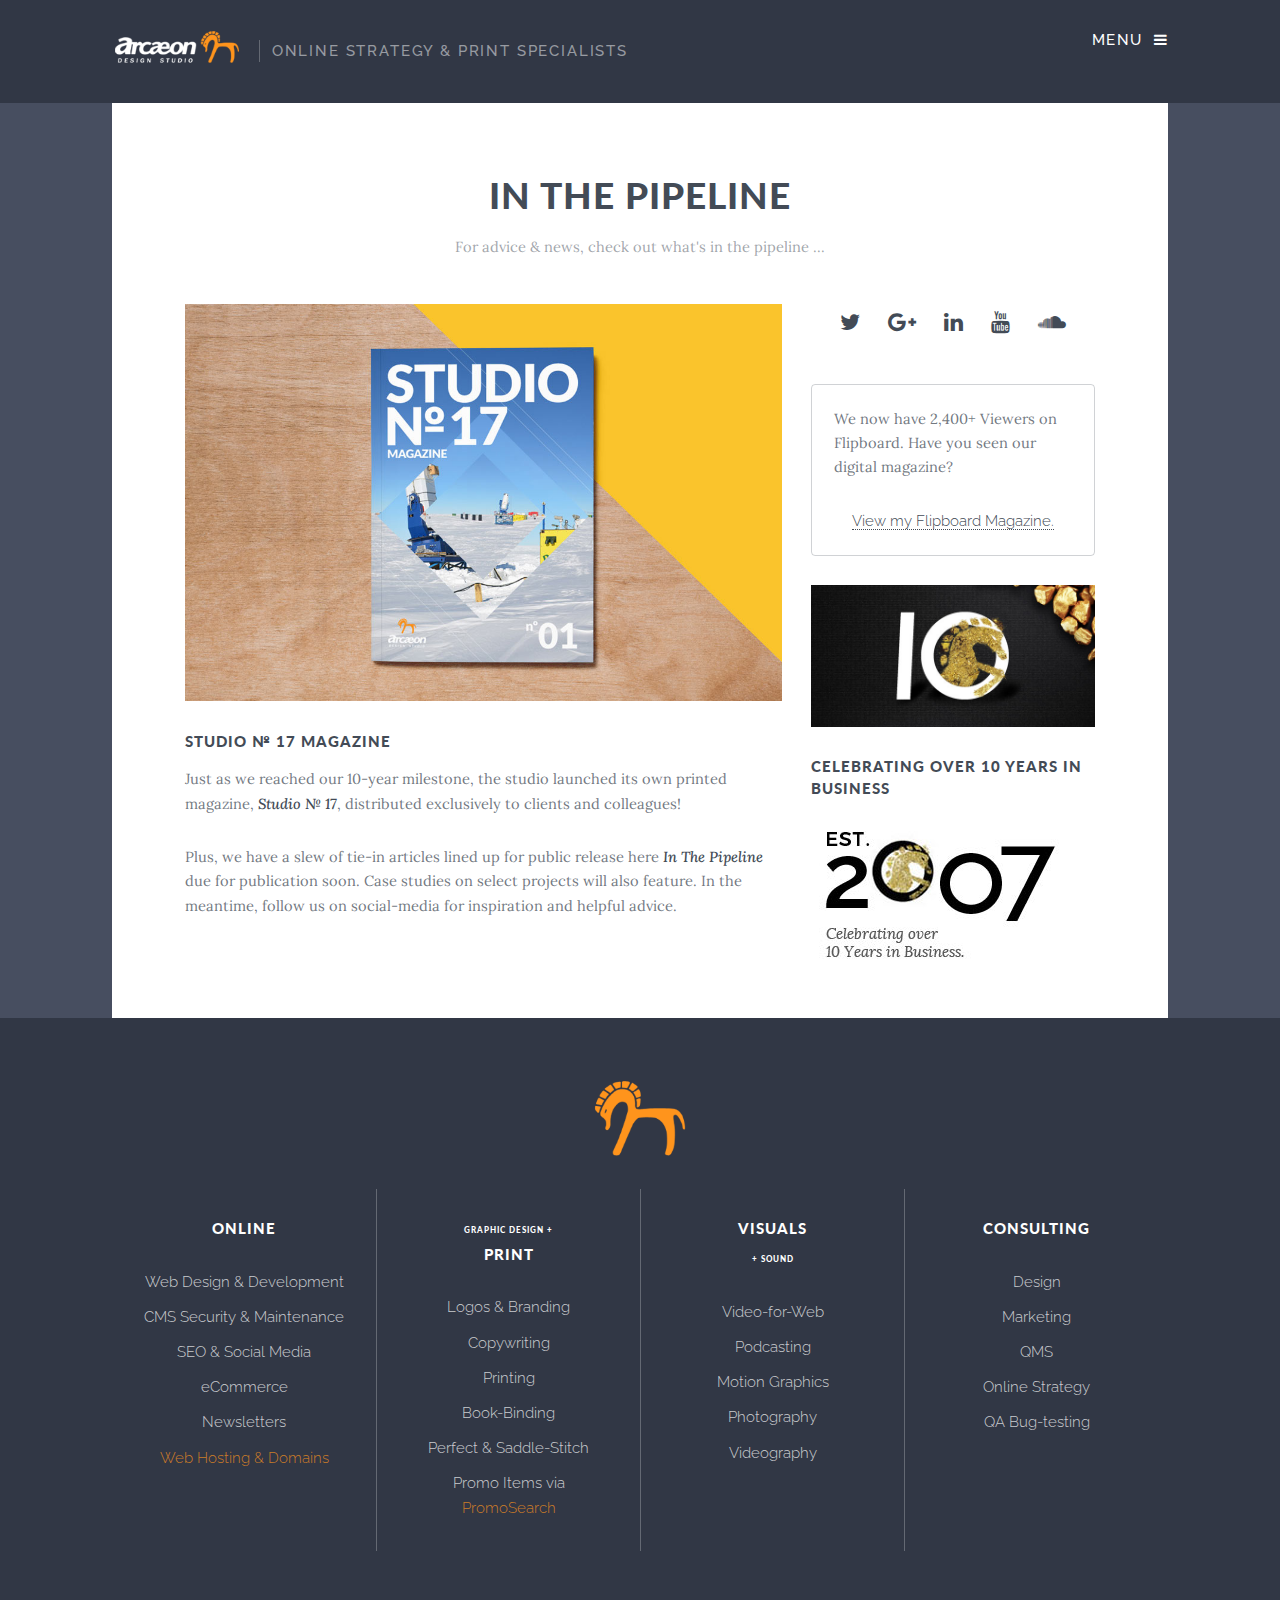
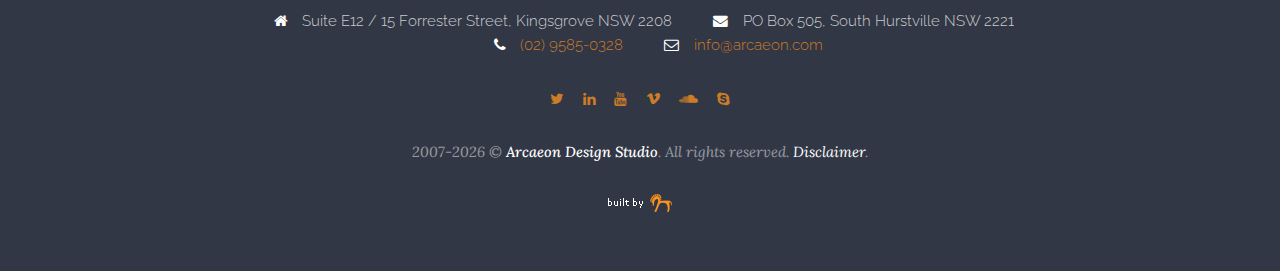
<file: news.html>
<!DOCTYPE HTML>
<html>
	
<!-- Mirrored from www.arcaeon.com.au/news.html by HTTrack Website Copier/3.x [XR&CO'2014], Sat, 06 Jun 2020 04:51:11 GMT -->
<head>
		<title>In The Pipeline: News, Advice and Articles from Arcaeon</title>
		<meta charset="utf-8" />
		<meta name="viewport" content="width=device-width, initial-scale=1, user-scalable=no" />
		<meta name="description" content="For advice & news on everything from copywriting for the web, online visibility and print media, check out what's in the pipeline." />
		<meta property="og:title" content="In The Pipeline: News, Advice and Articles from Arcaeon" />
		<meta property="og:image" content="images/arcaeon-design-studio_office-1_883x740.jpg" />
		<meta property="og:url" content="news.html" />
		<link href="favicon.ico" rel="shortcut icon" type="image/x-icon" />
		<link rel="canonical" href="news.html" />
		<link rel="stylesheet" href="assets/css/main.css" />
<!-- GA -->
<script>
  (function(i,s,o,g,r,a,m){i['GoogleAnalyticsObject']=r;i[r]=i[r]||function(){
  (i[r].q=i[r].q||[]).push(arguments)},i[r].l=1*new Date();a=s.createElement(o),
  m=s.getElementsByTagName(o)[0];a.async=1;a.src=g;m.parentNode.insertBefore(a,m)
  })(window,document,'script','https://www.google-analytics.com/analytics.js','ga');

  ga('create', 'UA-11906487-2', 'auto');
  ga('send', 'pageview');

</script>
<!-- /GA -->
<!-- Hotjar Tracking Code -->
<script>
    (function(h,o,t,j,a,r){
        h.hj=h.hj||function(){(h.hj.q=h.hj.q||[]).push(arguments)};
        h._hjSettings={hjid:44104,hjsv:5};
        a=o.getElementsByTagName('head')[0];
        r=o.createElement('script');r.async=1;
        r.src=t+h._hjSettings.hjid+j+h._hjSettings.hjsv;
        a.appendChild(r);
    })(window,document,'//static.hotjar.com/c/hotjar-','.js?sv=');
</script>
<!-- /Hotjar -->
	</head>
	<body>

		<!-- Page Wrapper -->
			<div id="page-wrapper">

				<!-- Wrapper -->
					<div class="wrapper">
						<div class="inner">

							<!-- Header -->
								<header id="header">
									<a href="index.html" class="logo"><img src="images/PNGArcaeonLogo_Horizontal1.png" style="display:inline; vertical-align: middle; margin-bottom:7px; margin-right:5px;" width="130px" alt="Arcaeon Design Studio"> <span>Online strategy & print specialists</span></a>
									<nav>
										<ul>
											<li><a href="#menu">Menu</a></li>
										</ul>
									</nav>
								</header>

							<!-- Nav -->
								<nav id="menu">
									<ul class="links">
										<li><a href="index.html">Home</a></li>
										<li><a href="designers.html">Who We Are</a></li>
										<li><a href="expertise.html">What We Do</a></li>
										<li><a href="portfolio.html">Work We've Done</a></li>
										<li><a href="news.html">In The Pipeline</a></li>
										<li><a href="promo-search.html">PromoSearch</a></li>
										<li><a href="contact.html">Getting in Touch</a></li>
									</ul>
									<ul class="actions vertical">
										<li><a href="tel:0295850328" class="button special fit">Tap to Call</a></li>
										<li><a href="https://arcaeon.partnerconsole.net/" target="_blank" class="button fit">Account Log In</a></li>
									</ul>
									<ul class="icons" style="text-align:center">
										<li><a href="http://twitter.com/Arcaeon1" target="_blank" class="icon fa-twitter"><span class="label">Twitter</span></a></li>
										<li><a href="https://www.linkedin.com/company/arcaeon-design-studio" target="_blank" class="icon fa-linkedin"><span class="label">LinkedIn</span></a></li>
										<li><a href="https://www.youtube.com/user/ArcaeonDesignStudio" target="_blank" class="icon fa-youtube"><span class="label">YouTube</span></a></li>
										<li><a href="https://vimeo.com/arcaeondesignstudio" target="_blank" class="icon fa-vimeo"><span class="label">Vimeo</span></a></li>
										<li><a href="#" target="_blank" class="icon fa-soundcloud"><span class="label">SoundCloud</span></a></li>
										<li><a href="skype:box271?chat" class="icon fa-skype"><span class="label">Skype</span></a></li>
									</ul>
								</nav>

						</div>
					</div>

				<!-- Wrapper -->
					<div class="wrapper">
						<div class="inner">

							<!-- Main -->
								<section class="main">

									<header class="major">
										<h1>In The Pipeline</h1>
										<p>For advice & news, check out what's in the pipeline ...</p>
									</header>

									<div class="row">
										<div class="8u 12u$(small)">
											<span class="image fit"><img src="images/studio-no%2c17-mockup-5a_c.jpg" alt="Studio № 17 Magazine" /></span>
											<h3>Studio № 17 Magazine</h3>
											<p>Just as we reached our 10-year milestone, the studio launched its own printed magazine, <em><strong>Studio № 17</strong></em>, distributed exclusively to clients and colleagues!</p>
											<p>Plus, we have a slew of tie-in articles lined up for public release here <em><strong>In The Pipeline</strong></em> due for publication soon. Case studies on select projects will also feature. In the meantime, follow us on social-media for inspiration and helpful advice.</p>
										</div>
										<div class="4u$ 12u$(small)">
											<ul class="icons" style="font-size:1.5em; text-align:center; cursor:pointer;">
												<li><a style="cursor:pointer;" href="http://twitter.com/Arcaeon1" target="_blank" class="icon fa-twitter"><span class="label">Twitter</span></a></li>
												<li><a style="cursor:pointer;" href="https://plus.google.com/+Arcaeon/posts" target="_blank" class="icon fa-google-plus"><span class="label">Google+</span></a></li>
												<li><a style="cursor:pointer;" href="https://www.linkedin.com/company/arcaeon-design-studio" target="_blank" class="icon fa-linkedin"><span class="label">LinkedIn</span></a></li>
												<li><a style="cursor:pointer;" href="https://www.youtube.com/user/ArcaeonDesignStudio" target="_blank" class="icon fa-youtube"><span class="label">YouTube</span></a></li>
												<li><a style="cursor:pointer;" href="#" target="_blank" class="icon fa-soundcloud"><span class="label">SoundCloud</span></a></li>
											</ul>
											<div class="box">
												<p>We now have 2,400+ Viewers on Flipboard. Have you seen our digital magazine?</p>
												<div style="text-align: center;">
													<a data-flip-widget="mag" href="https://flipboard.com/@danieldelafoix/design-for-web-+-print-o9h1bidvy">View my Flipboard Magazine.</a>
													<script src="https://cdn.flipboard.com/web/buttons/js/flbuttons.min.js" type="text/javascript"></script>
												</div>
											</div>
											<span class="image fit"><img src="images/10-years-in-the-making_599x300.jpg" alt="Arcaeon celebrates 10 years" /></span>
											<h3>Celebrating Over 10 Years in Business</h3>
											<img src="images/Over-10-years-in-business_257x159.jpg" alt="designing for over 10 years" />
										</div>
									</div>

								</section>

						</div>
					</div>

				<!-- Wrapper -->
					<div class="wrapper">
						<div class="inner">

							<!-- Footer -->
								<footer id="footer">
								<p align="center" style=""><img src="images/arcaeon-horse-logo-1.png" width="100px;" alt="Arcaeon Design Studio" /></p>
									<section class="links">
										<div>
											<a href="expertise.html#online"><h3>Online</h3></a>
											<ul class="plain">
												<li>Web Design & Development</li>
												<li>CMS Security & Maintenance</li>
												<li>SEO & Social Media</li>
												<li>eCommerce</li>
												<li>Newsletters</li>
												<li><a href="https://arcaeon.partnerconsole.net/" target="_blank">Web Hosting & Domains</a></li>
											</ul>
										</div>
										<div>
											<a href="expertise.html#print"><h6><sub>Graphic Design +</sub></h6>
											<h3>Print</h3></a>
											<ul class="plain">
												<li>Logos & Branding</li>
												<li>Copywriting</li>
												<li>Printing</li>
												<li>Book-Binding</li>
												<li>Perfect & Saddle-Stitch</li>
												<li>Promo Items via <a href="promo-search.html">PromoSearch</a></li>
											</ul>
										</div>
										<div>
											<a href="expertise.html#video"><h3>Visuals</h3></a>
											<h6><sup>+ Sound</sup></h6>
											<ul class="plain">
												<li>Video-for-Web</li>
												<li>Podcasting</li>
												<li>Motion Graphics</li>
												<li>Photography</li>
												<li>Videography</li>
											</ul>
										</div>
										<div>
											<a href="expertise.html"><h3>Consulting</h3></a>
											<ul class="plain">
												<li>Design</li>
												<li>Marketing</li>
												<li>QMS</li>
												<li>Online Strategy</li>
												<li>QA Bug-testing</li>
											</ul>
										</div>
									</section>
									<ul class="contact-icons">
										<li class="icon fa-home">Suite E12 / 15 Forrester Street, Kingsgrove NSW 2208</li>
										<li class="icon fa-envelope">PO Box 505, South Hurstville NSW 2221</li><br/>
										<li class="icon fa-phone"><a href="tel:0295850328">(02) 9585-0328</a></li>
										<li class="icon fa-envelope-o"><a href="mailto:info@arcaeon.com">info@arcaeon.com</a></li>
									</ul>
									<ul class="icons">
										<li><a href="http://twitter.com/Arcaeon1" target="_blank" class="icon fa-twitter"><span class="label">Twitter</span></a></li>
										<li><a href="https://www.linkedin.com/company/arcaeon-design-studio" target="_blank" class="icon fa-linkedin"><span class="label">LinkedIn</span></a></li>
										<li><a href="https://www.youtube.com/user/ArcaeonDesignStudio" target="_blank" class="icon fa-youtube"><span class="label">YouTube</span></a></li>
										<li><a href="https://vimeo.com/arcaeondesignstudio" target="_blank" class="icon fa-vimeo"><span class="label">Vimeo</span></a></li>
										<li><a href="#" target="_blank" class="icon fa-soundcloud"><span class="label">SoundCloud</span></a></li>
										<li><a href="skype:box271?chat" class="icon fa-skype"><span class="label">Skype</span></a></li>
									</ul>
									<p class="copyright"><em>2007-<script>document.write(new Date().getFullYear())</script> &copy; <strong>Arcaeon Design Studio</strong>. All rights reserved. <a style="color:white;" href="disclaimer.html">Disclaimer</a>.</em></p>
									<p class="copyright" align="center"><a href="index-2.html"><img src="images/built-by-arcaeon.png" alt="Built by Arcaeon Design Studio"></a></p>
								</footer>

						</div>
					</div>

			</div>

		<!-- Scripts -->
			<script src="assets/js/jquery.min.js"></script>
			<script src="assets/js/skel.min.js"></script>
			<script src="assets/js/util.js"></script>
			<script src="assets/js/main.js"></script>

	</body>

<!-- Mirrored from www.arcaeon.com.au/news.html by HTTrack Website Copier/3.x [XR&CO'2014], Sat, 06 Jun 2020 04:51:14 GMT -->
</html>
</file>
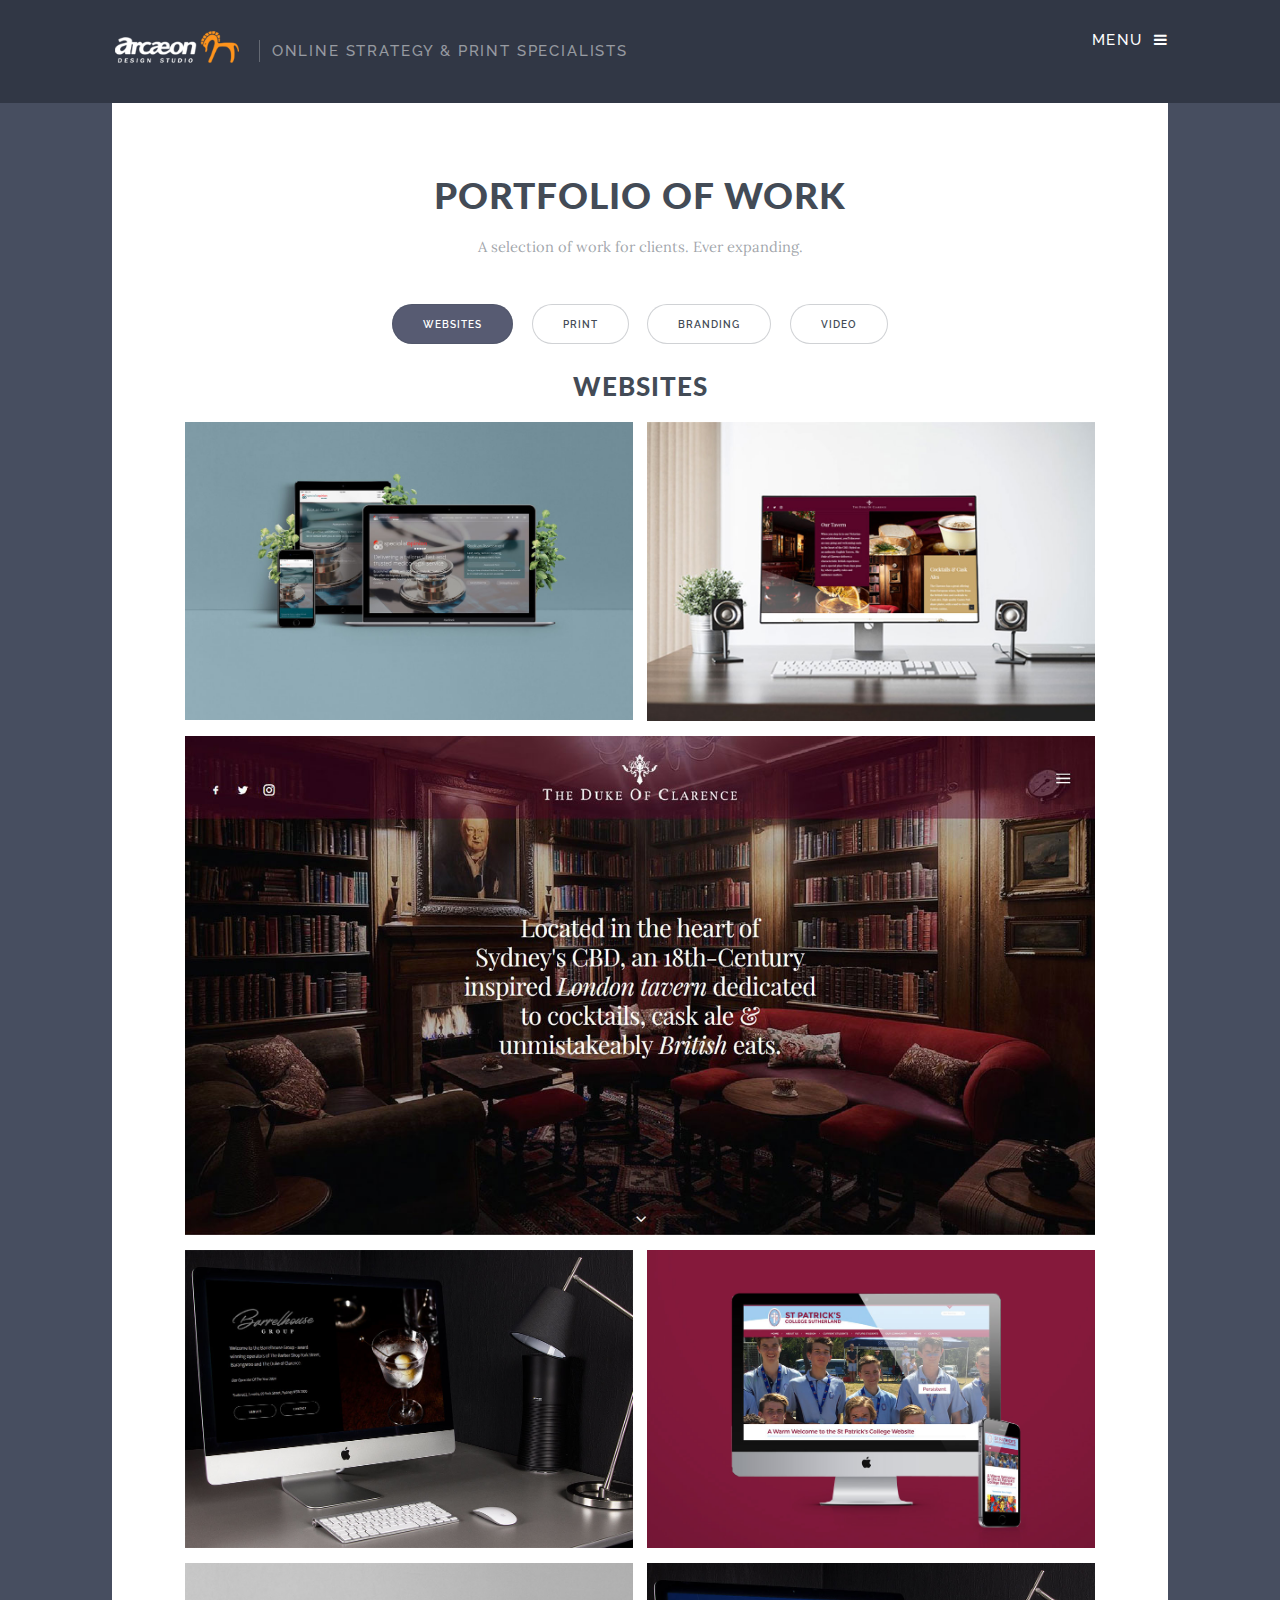
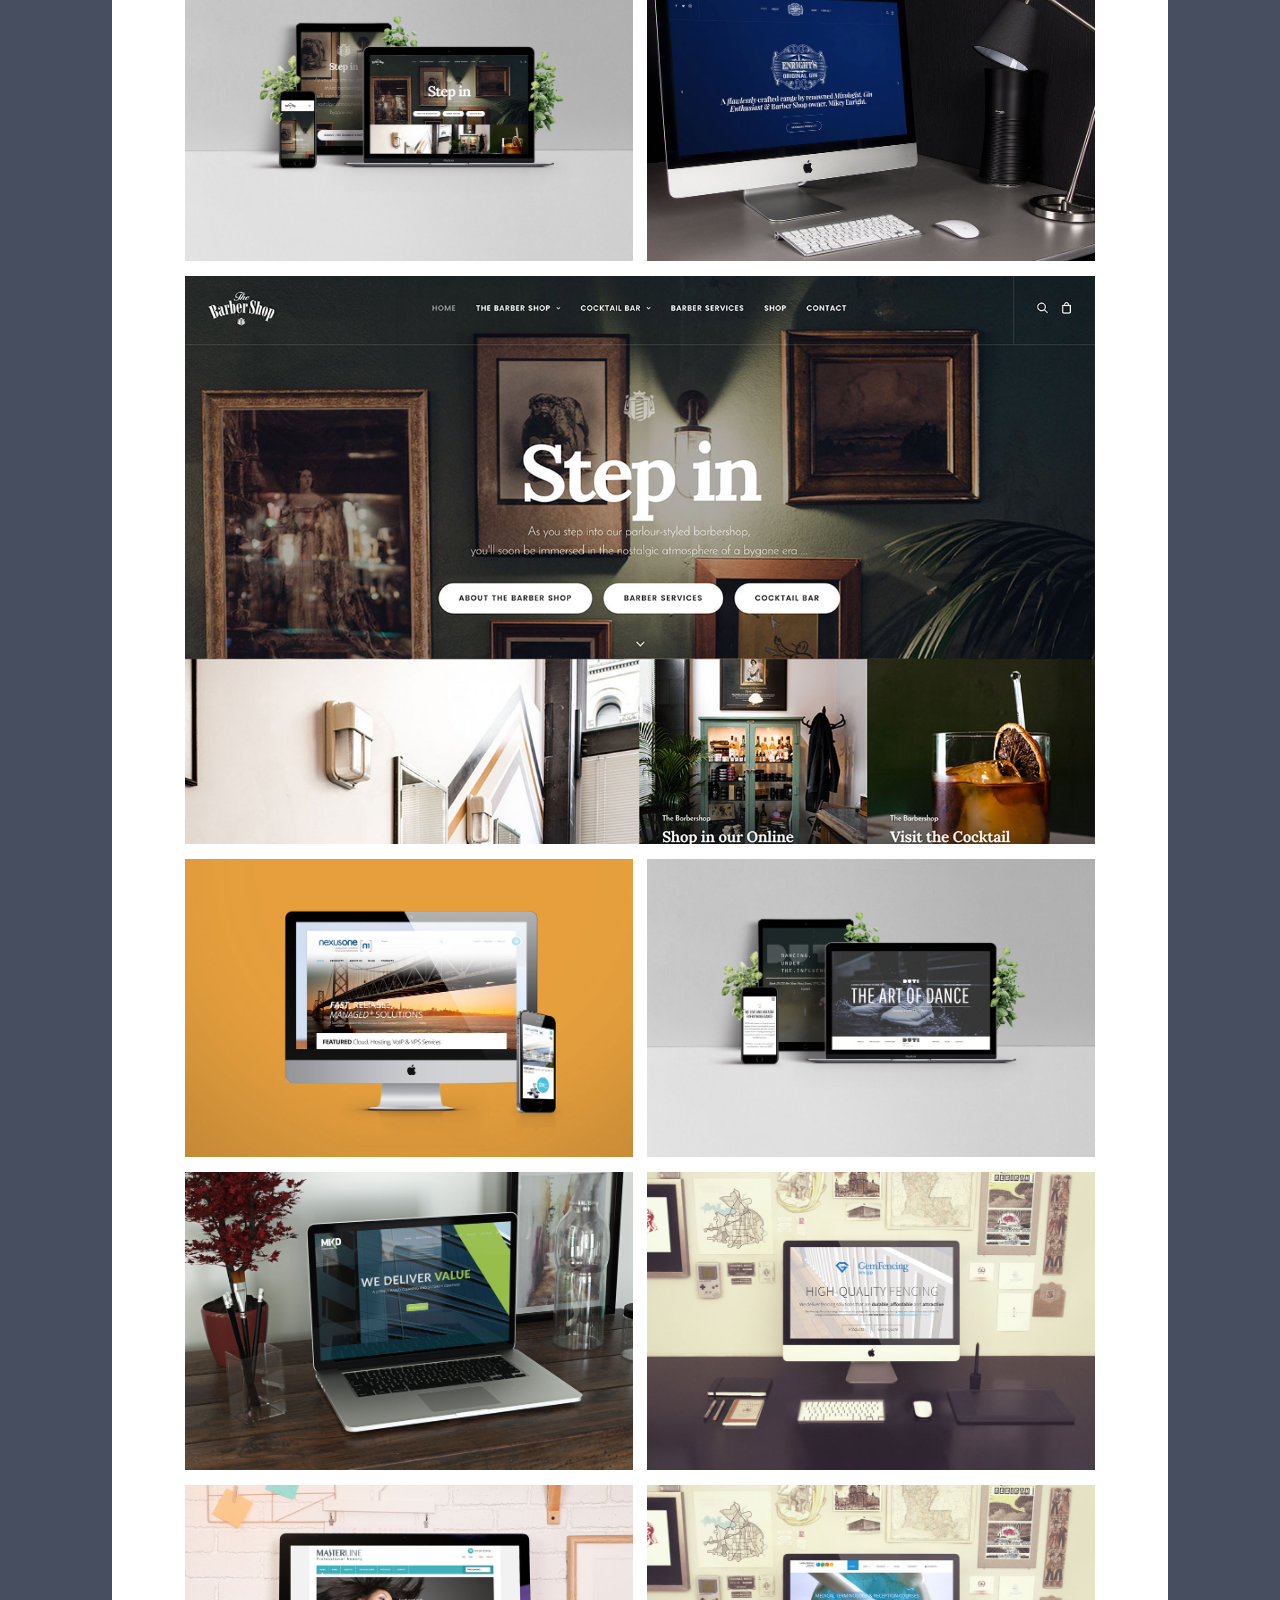
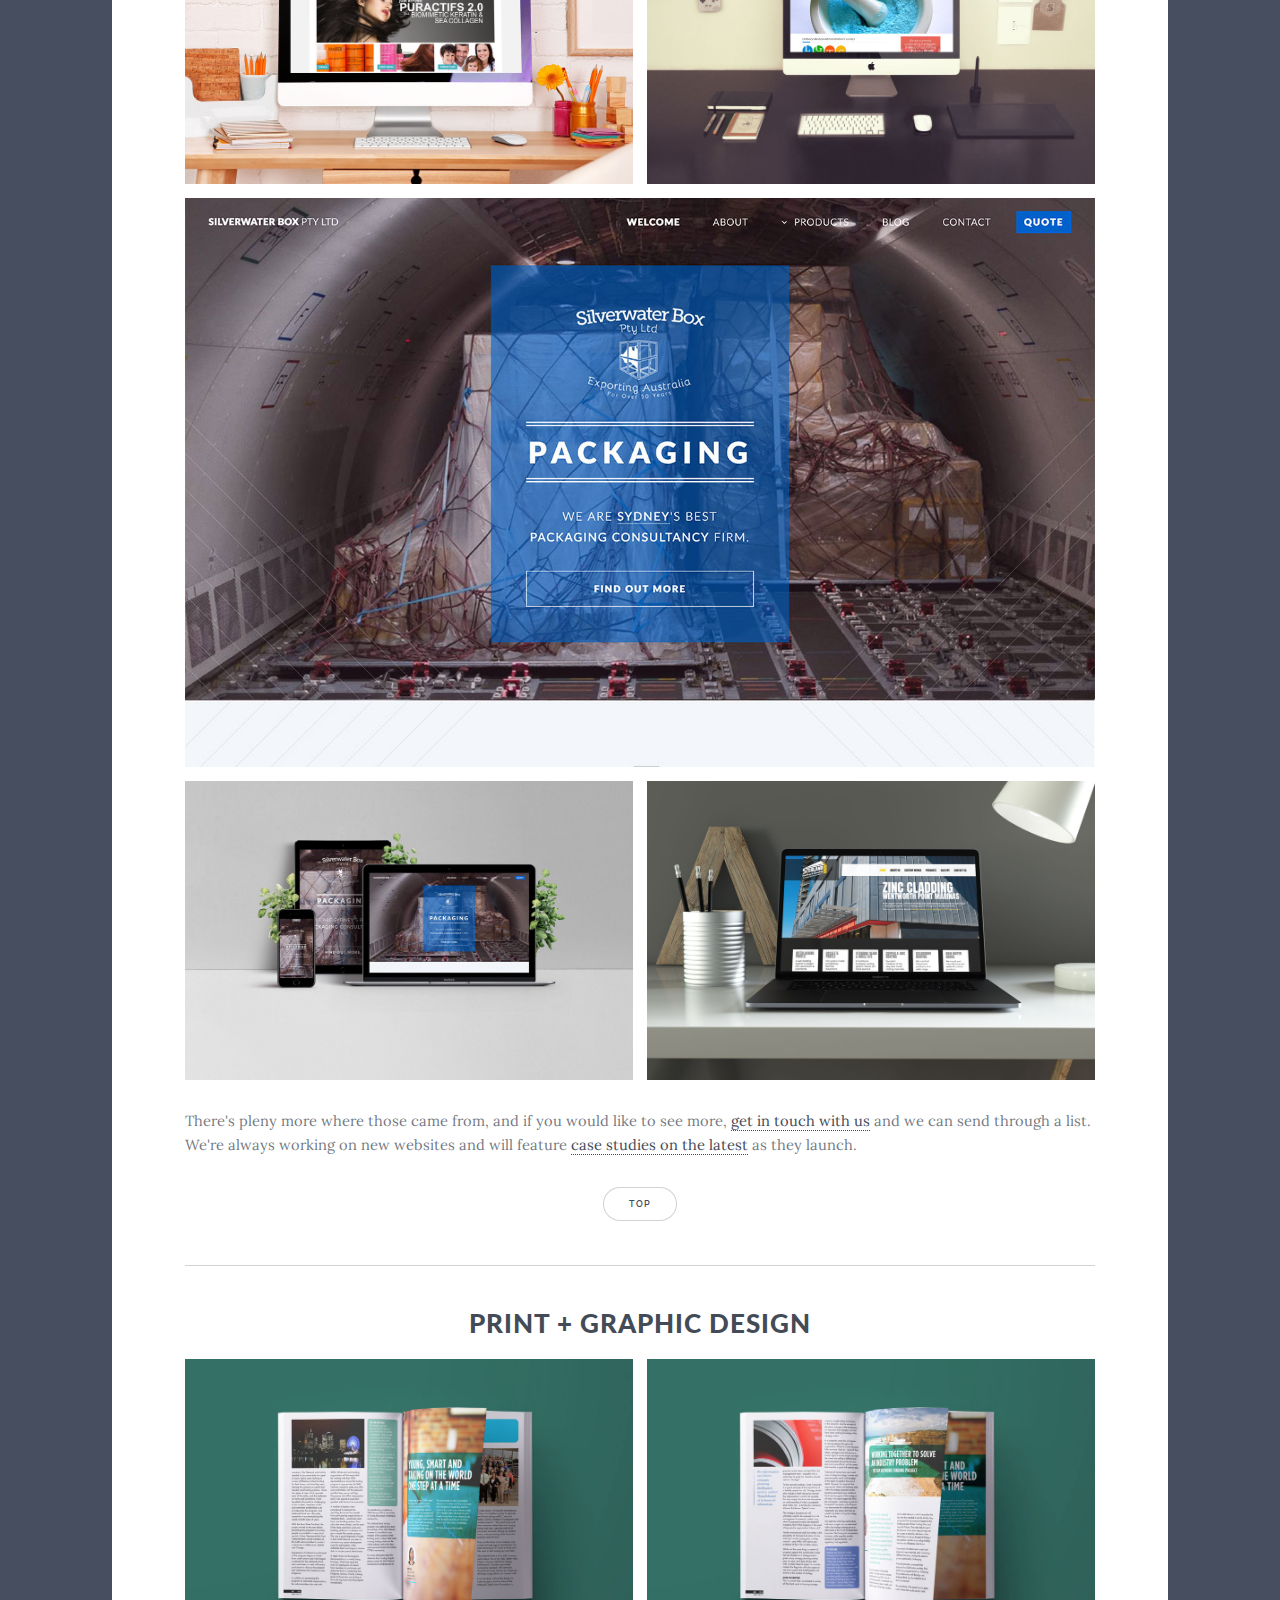
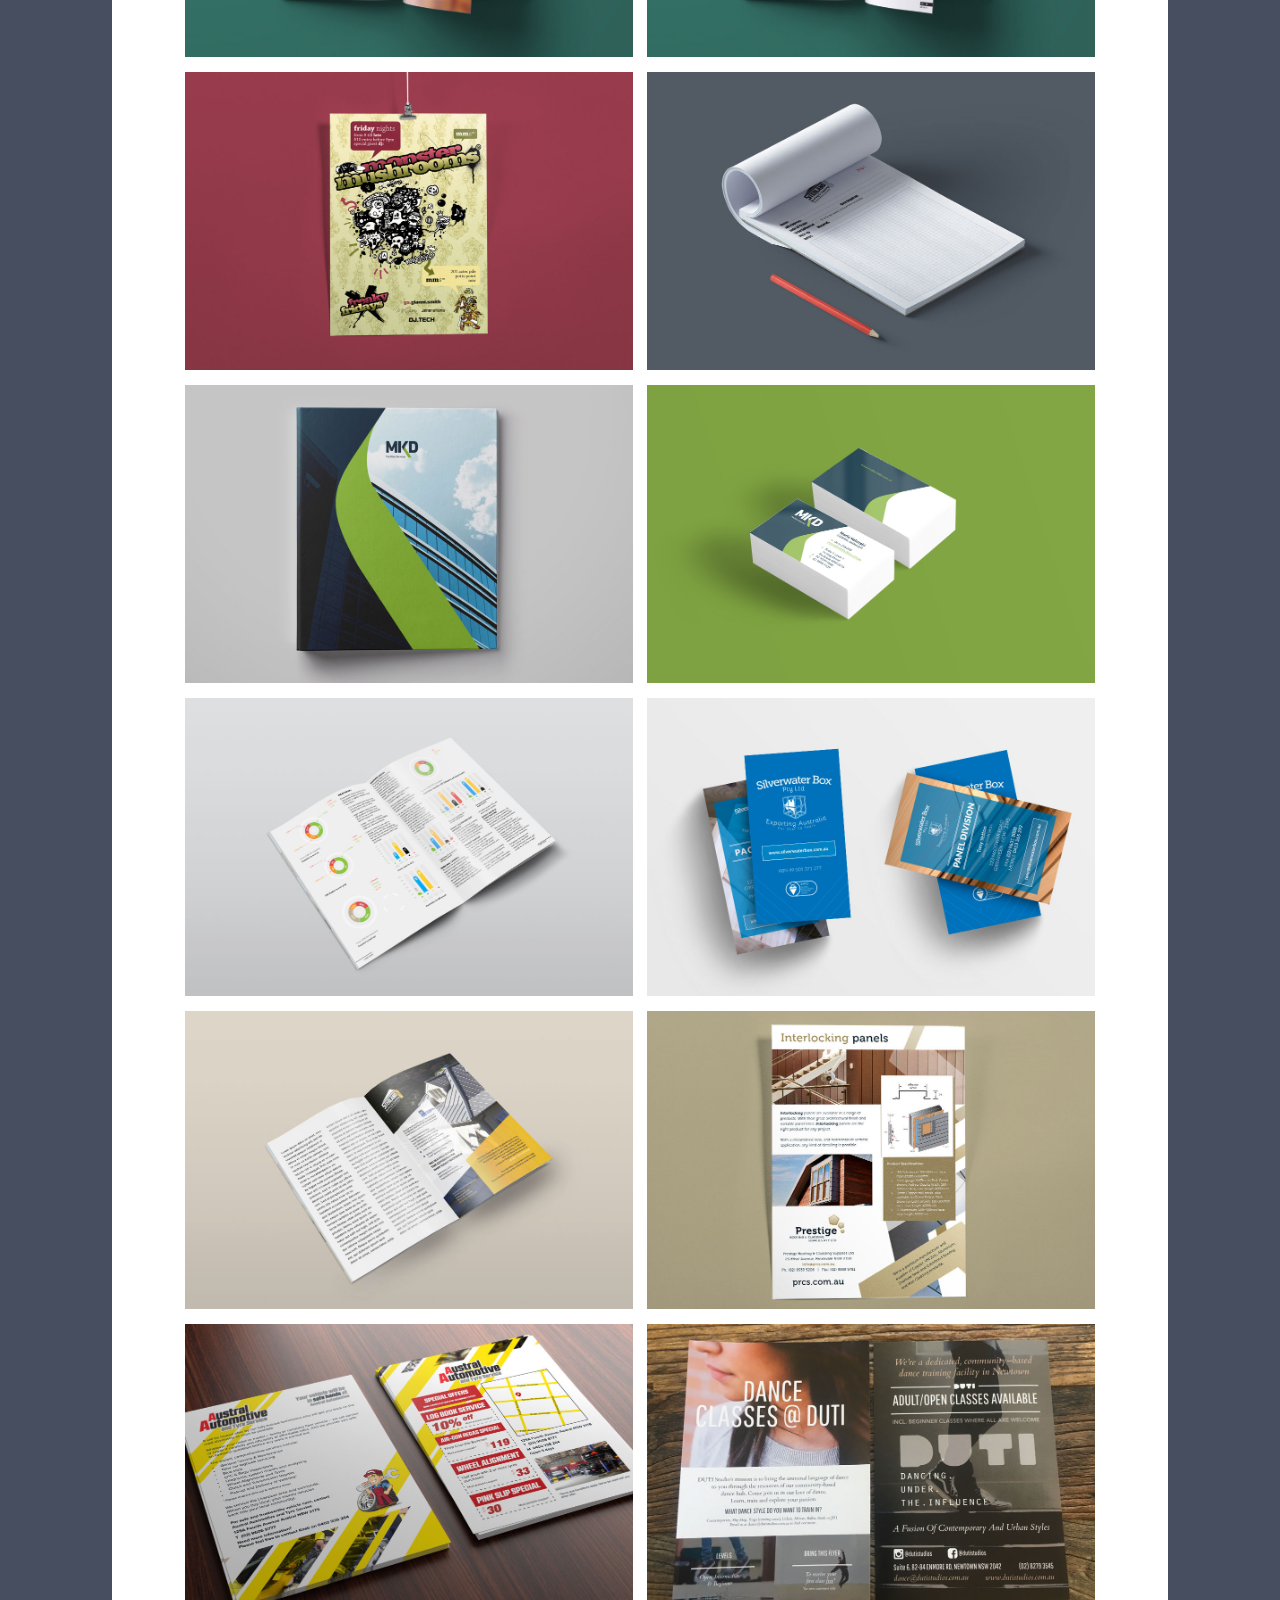
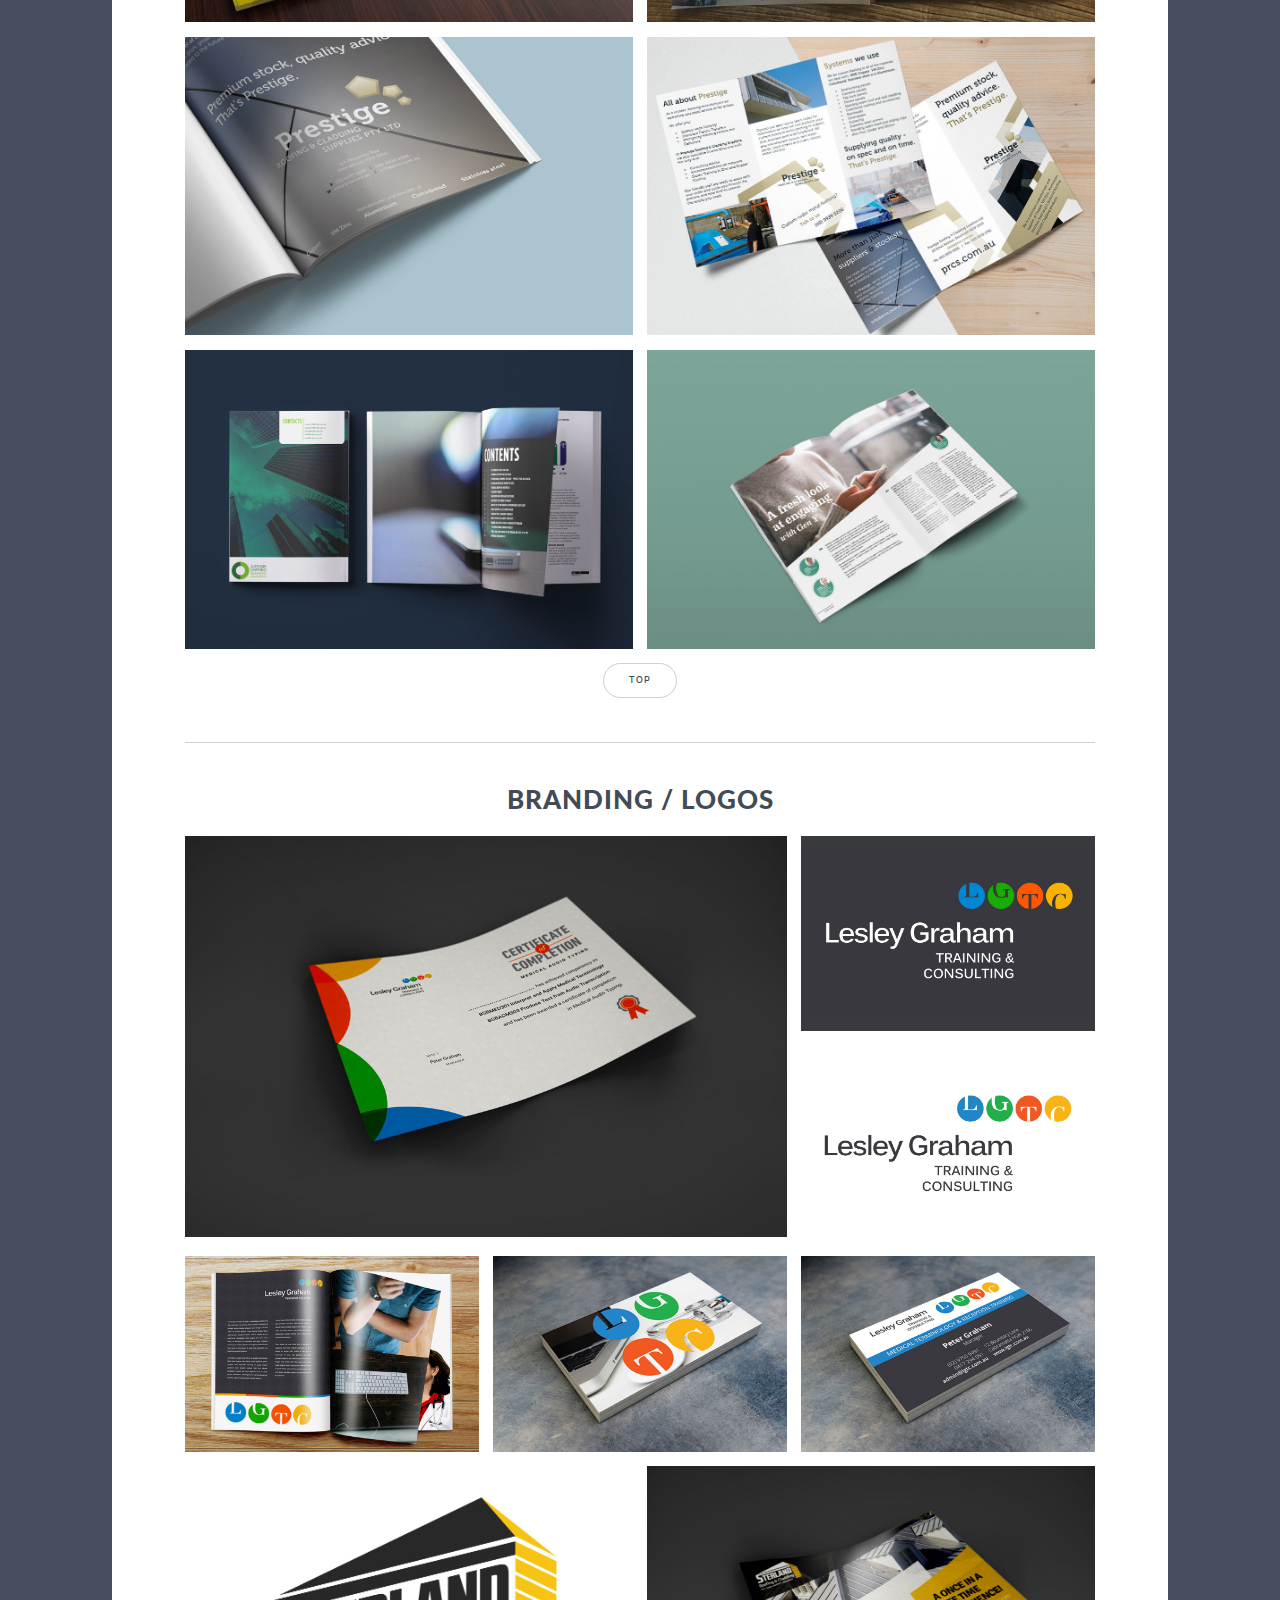
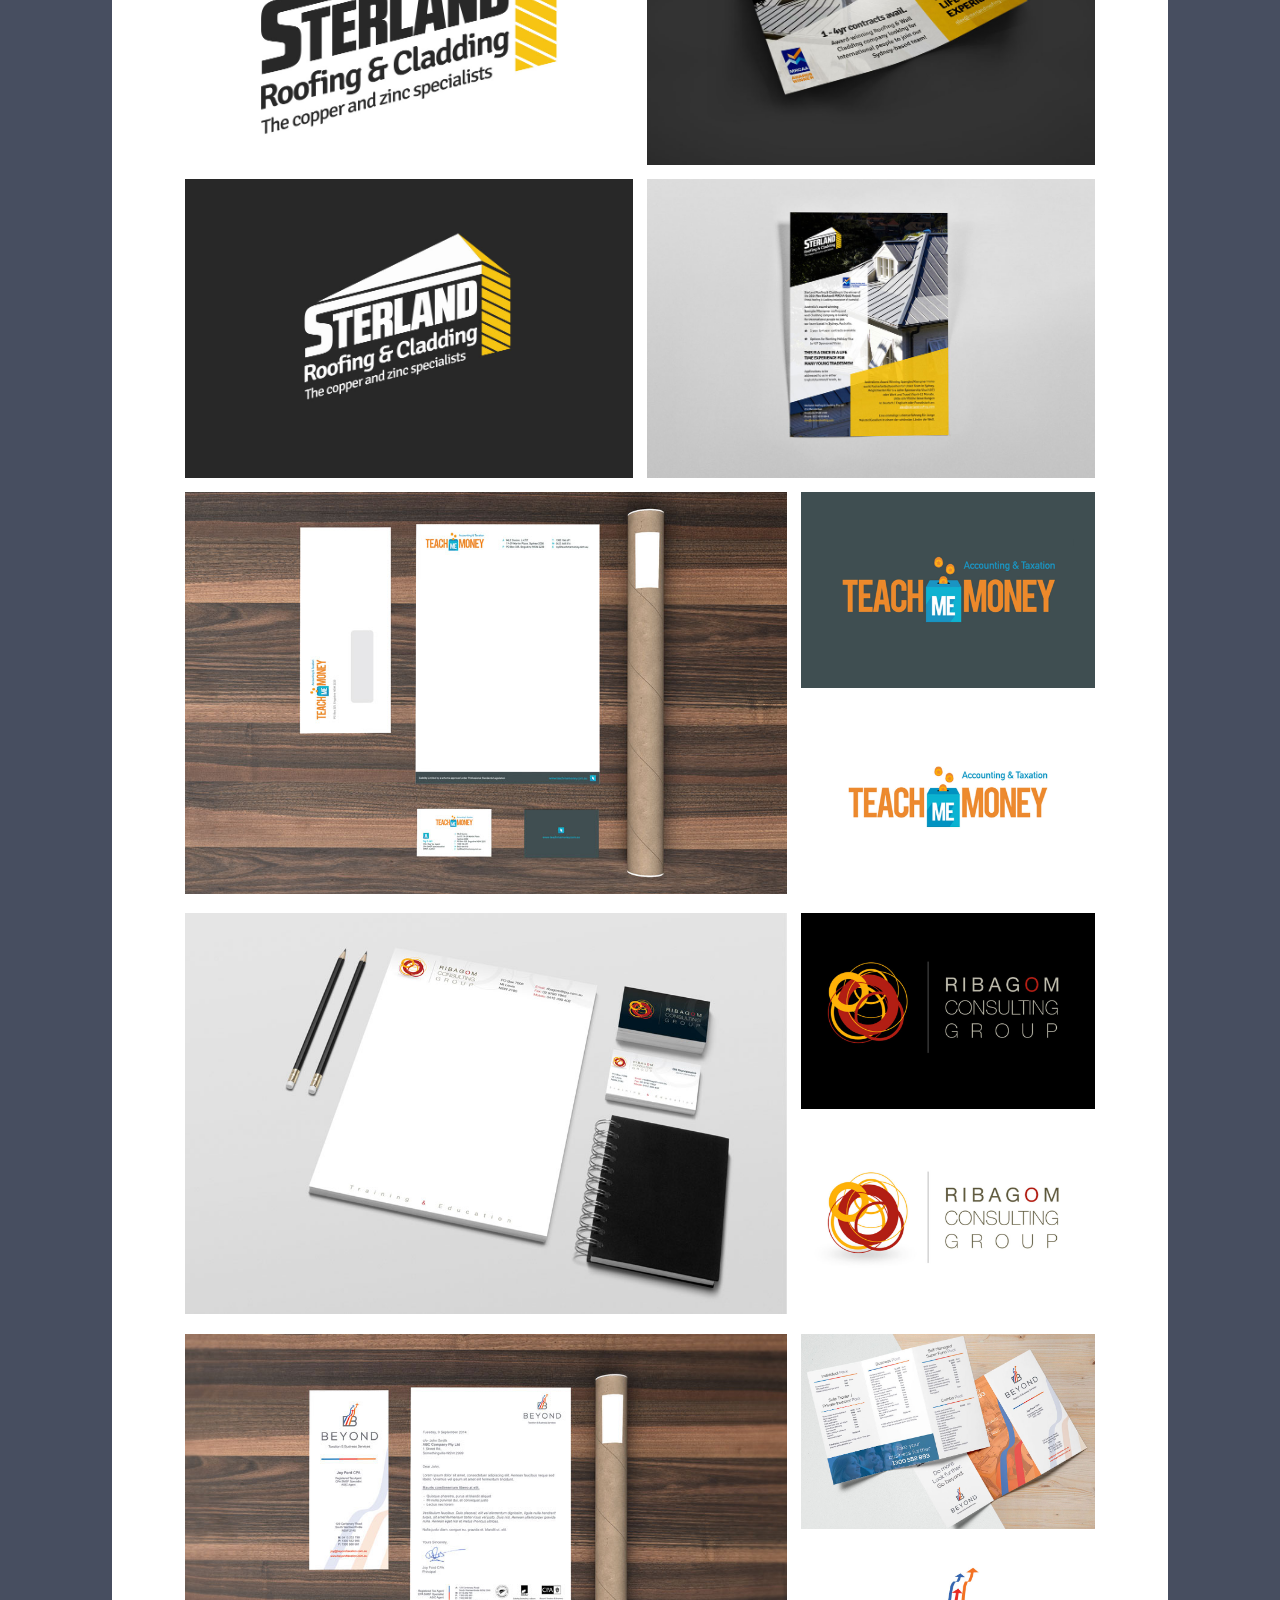
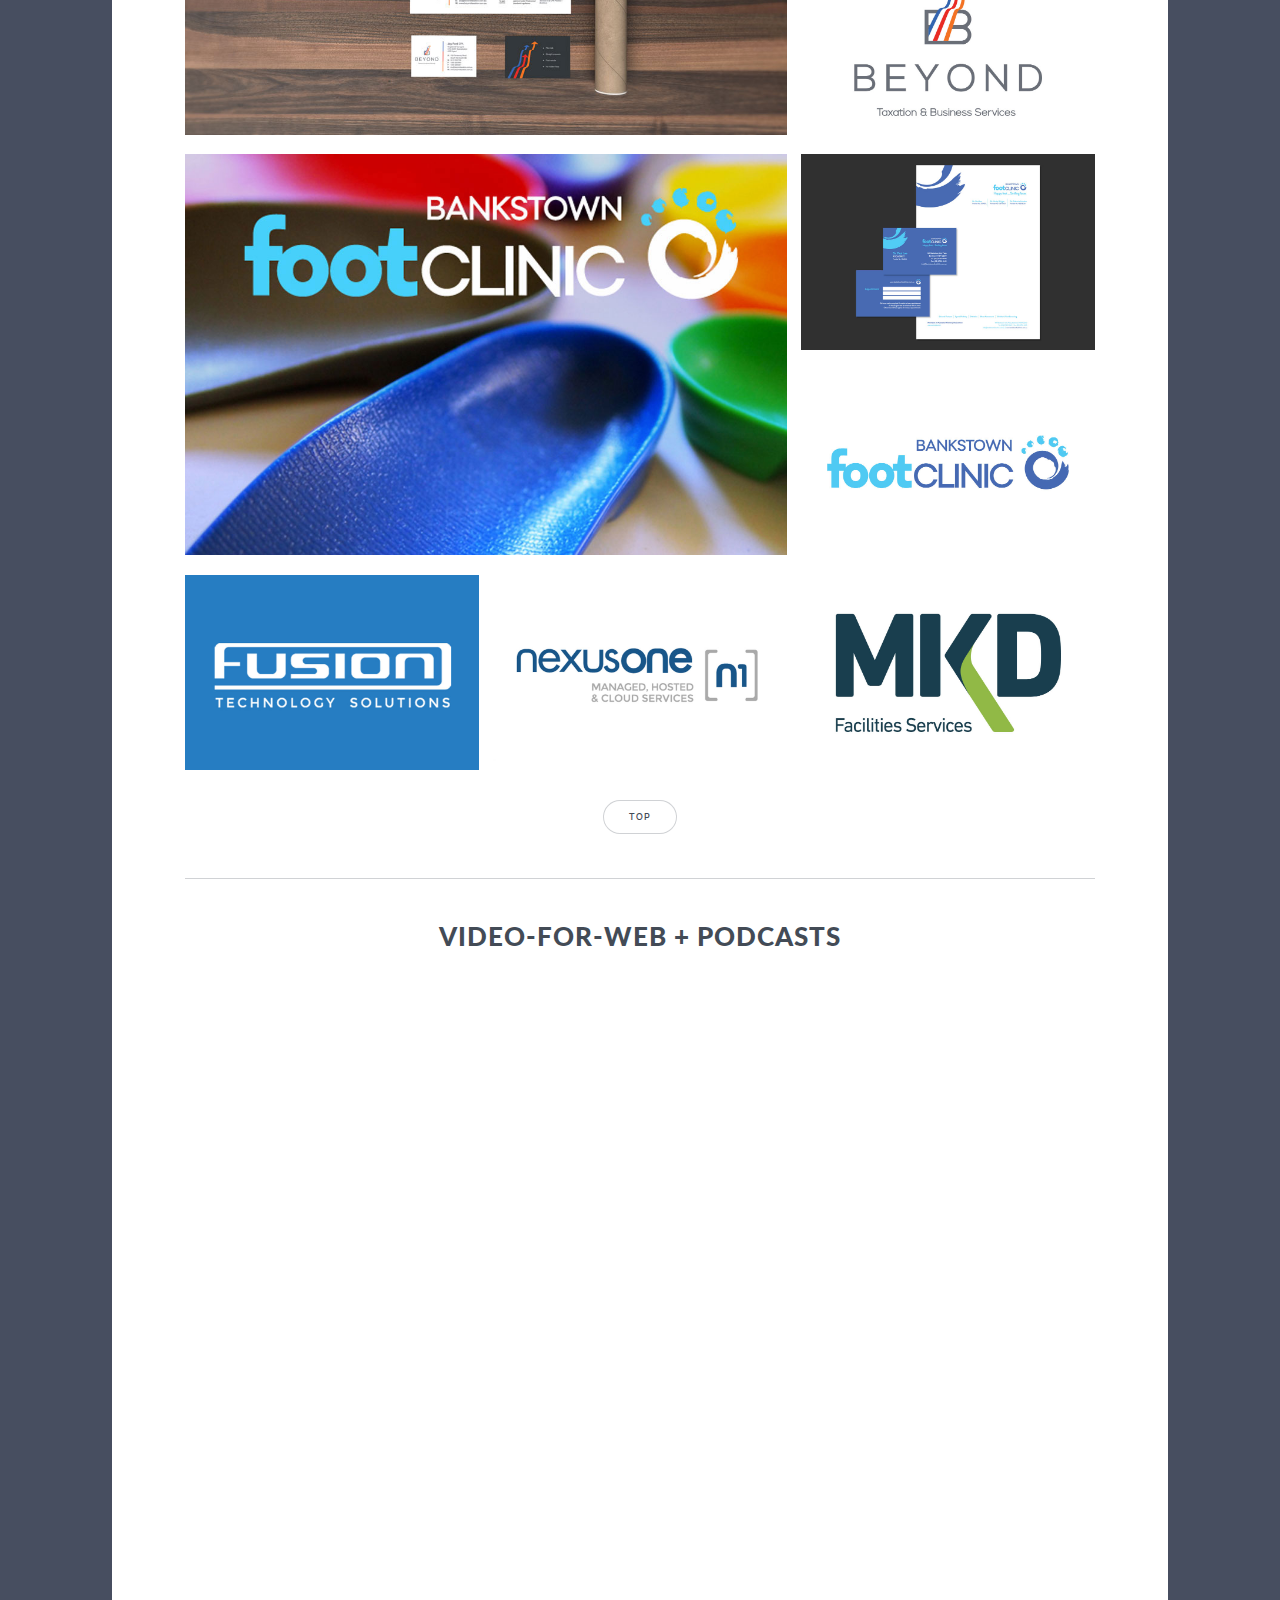
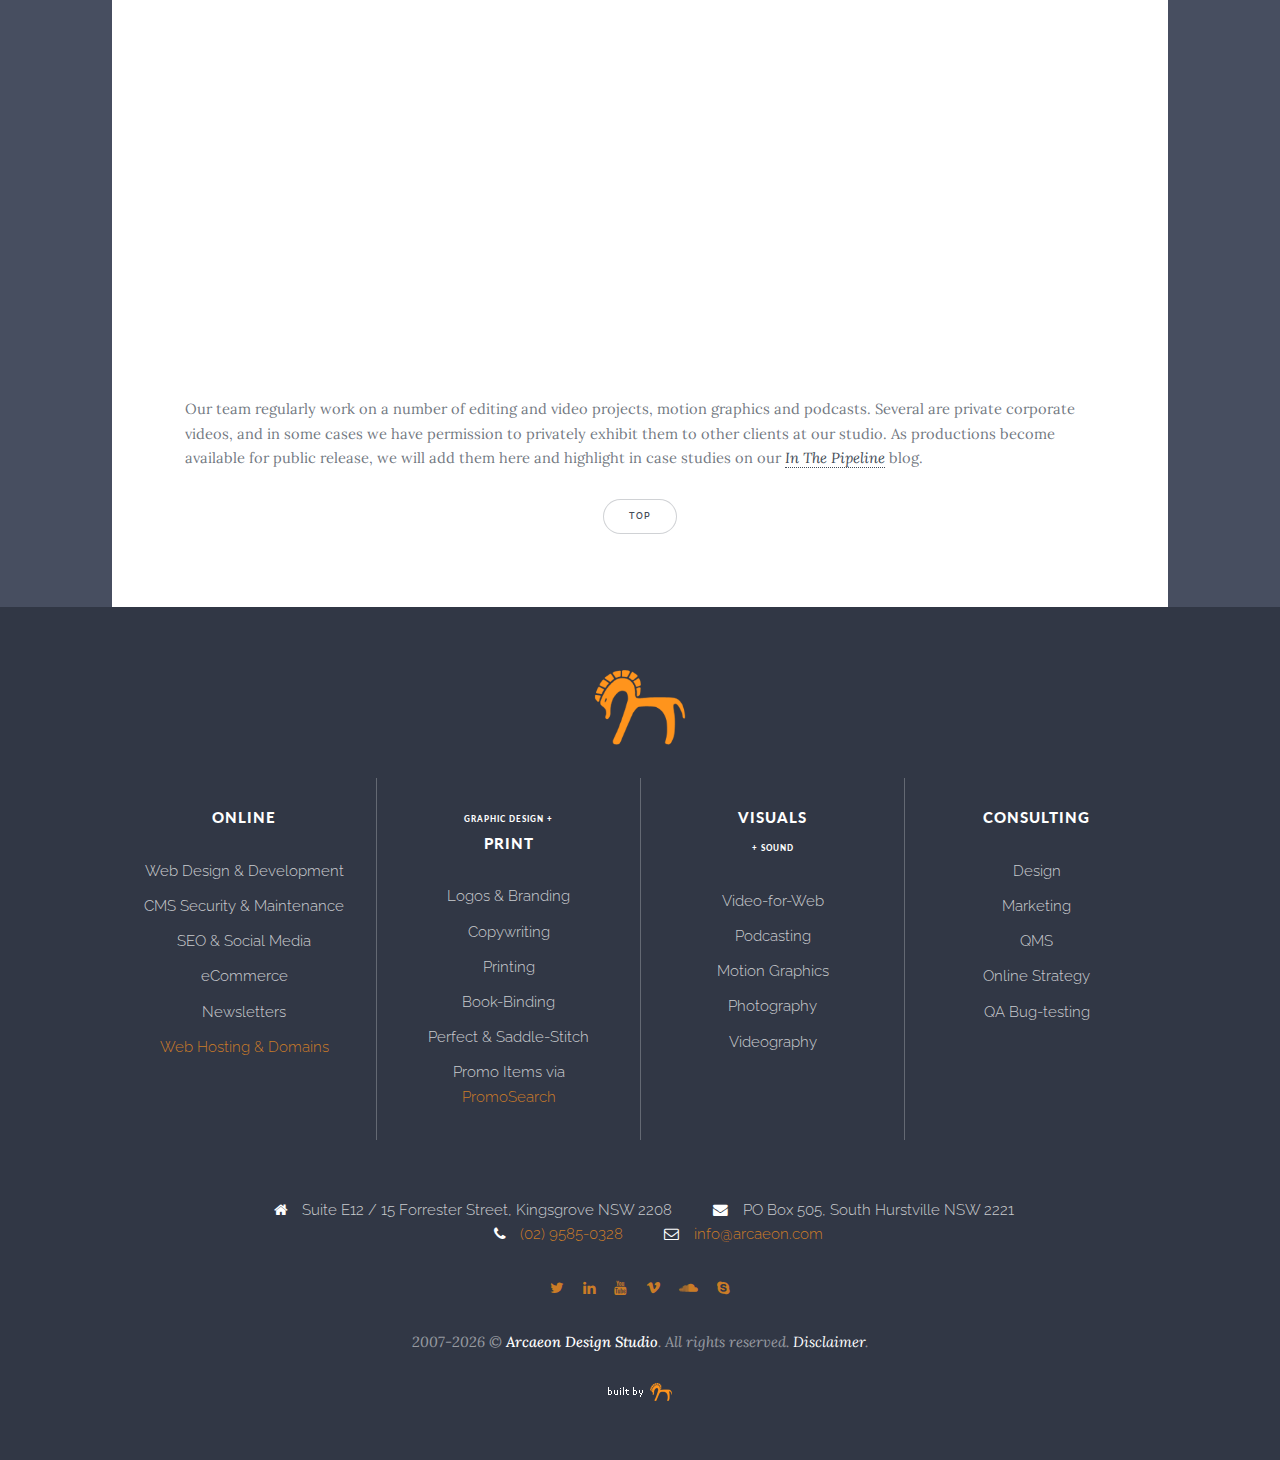
<file: portfolio.html>
<!DOCTYPE HTML>
<html>
	
<!-- Mirrored from www.arcaeon.com.au/portfolio.html by HTTrack Website Copier/3.x [XR&CO'2014], Sat, 06 Jun 2020 04:50:13 GMT -->
<head>
		<title>Portfolio of Work: Web Development, Graphic Design, Videography</title>
		<meta charset="utf-8" />
		<meta name="viewport" content="width=device-width, initial-scale=1, user-scalable=no" />
		<meta name="description" content="Our clientele are as varied as our services. Explore some of the Online, Print and Visual work we've done." />
		<meta property="og:title" content="Portfolio of Work: Web Development, Graphic Design, Videography" />
		<meta property="og:image" content="images/studio-videography-digital-1.jpg" />
		<meta property="og:url" content="portfolio.html" />
		<link href="favicon.ico" rel="shortcut icon" type="image/x-icon" />
		<link rel="canonical" href="portfolio.html" />
		<link rel="stylesheet" href="assets/css/main.css" />
<!-- GA -->
<script>
  (function(i,s,o,g,r,a,m){i['GoogleAnalyticsObject']=r;i[r]=i[r]||function(){
  (i[r].q=i[r].q||[]).push(arguments)},i[r].l=1*new Date();a=s.createElement(o),
  m=s.getElementsByTagName(o)[0];a.async=1;a.src=g;m.parentNode.insertBefore(a,m)
  })(window,document,'script','https://www.google-analytics.com/analytics.js','ga');

  ga('create', 'UA-11906487-2', 'auto');
  ga('send', 'pageview');

</script>
<!-- /GA -->
<!-- Hotjar Tracking Code -->
<script>
    (function(h,o,t,j,a,r){
        h.hj=h.hj||function(){(h.hj.q=h.hj.q||[]).push(arguments)};
        h._hjSettings={hjid:44104,hjsv:5};
        a=o.getElementsByTagName('head')[0];
        r=o.createElement('script');r.async=1;
        r.src=t+h._hjSettings.hjid+j+h._hjSettings.hjsv;
        a.appendChild(r);
    })(window,document,'//static.hotjar.com/c/hotjar-','.js?sv=');
</script>
<!-- /Hotjar -->
	</head>
	<body>

		<!-- Page Wrapper -->
			<div id="page-wrapper">

				<!-- Wrapper -->
					<div class="wrapper">
						<div class="inner">

							<!-- Header -->
								<header id="header">
									<a href="index.html" class="logo"><img src="images/PNGArcaeonLogo_Horizontal1.png" style="display:inline; vertical-align: middle; margin-bottom:7px; margin-right:5px;" width="130px" alt="Arcaeon Design Studio"> <span>Online strategy & print specialists</span></a>
									<nav>
										<ul>
											<li><a href="#menu">Menu</a></li>
										</ul>
									</nav>
								</header>

							<!-- Nav -->
								<nav id="menu">
									<ul class="links">
										<li><a href="index.html">Home</a></li>
										<li><a href="designers.html">Who We Are</a></li>
										<li><a href="expertise.html">What We Do</a></li>
										<li><a href="portfolio.html">Work We've Done</a></li>
										<li><a href="news.html">In The Pipeline</a></li>
										<li><a href="promo-search.html">PromoSearch</a></li>
										<li><a href="contact.html">Getting in Touch</a></li>
									</ul>
									<ul class="actions vertical">
										<li><a href="tel:0295850328" class="button special fit">Tap to Call</a></li>
										<li><a href="https://arcaeon.partnerconsole.net/" target="_blank" class="button fit">Account Log In</a></li>
									</ul>
									<ul class="icons" style="text-align:center">
										<li><a href="http://twitter.com/Arcaeon1" target="_blank" class="icon fa-twitter"><span class="label">Twitter</span></a></li>
										<li><a href="https://www.linkedin.com/company/arcaeon-design-studio" target="_blank" class="icon fa-linkedin"><span class="label">LinkedIn</span></a></li>
										<li><a href="https://www.youtube.com/user/ArcaeonDesignStudio" target="_blank" class="icon fa-youtube"><span class="label">YouTube</span></a></li>
										<li><a href="https://vimeo.com/arcaeondesignstudio" target="_blank" class="icon fa-vimeo"><span class="label">Vimeo</span></a></li>
										<li><a href="#" target="_blank" class="icon fa-soundcloud"><span class="label">SoundCloud</span></a></li>
										<li><a href="skype:box271?chat" class="icon fa-skype"><span class="label">Skype</span></a></li>
									</ul>
								</nav>

						</div>
					</div>

				<!-- Wrapper -->
					<div class="wrapper">
						<div class="inner">

							<!-- Main -->
								<section class="main">

									<header class="major">
										<h1>Portfolio of Work</h1>
										<p>A selection of work for clients. Ever expanding.</p>
											<ul class="actions">
												<li><a href="#websites" class="button special">Websites</a></li>
												<li><a href="#print" class="button">Print</a></li>
												<li><a href="#branding" class="button">Branding</a></li>
												<li><a href="#video" class="button">Video</a></li>
											</ul>
									</header>
								<div class="box alt" id="websites">
									<header class="major">
										<h2>Websites</h2>
									</header>
									<div class="row 50% uniform">
										<!-- Break -->
										<div class="6u"><span class="image fit"><a href="http://www.sog.net.au/" target="_blank"><img src="portfolio/websites/sog-website-all-devices-col-1000%2c667.jpg" alt="Specialist Opinion Group" /></a></span></div>
										<div class="6u$"><span class="image fit"><a href="http://thedukeofclarence.com/" target="_blank"><img src="portfolio/websites/dukeofclarence_website_1000%2c669.jpg" alt="The Duke of Clarence" /></a></span></div>
										<!-- Break -->
										<div class="12u"><span class="image fit"><a href="http://thedukeofclarence.com/" target="_blank"><img src="portfolio/websites/dukeofclarence-graphic-2-1280%2c703.jpg" alt="The Duke of Clarence" /></a></span></div>
										<!-- Break -->
										<div class="6u"><span class="image fit"><a href="http://barrelhousegroup.com/" target="_blank"><img src="portfolio/websites/barrelhousegroup_website_mockup_1_1000%2c667.jpg" alt="Barrelhouse Group" /></a></span></div>
										<div class="6u$"><span class="image fit"><a href="http://www.stpatscoll.nsw.edu.au/" target="_blank"><img src="portfolio/websites/col-stPatrickCollege_website_1000%2c667.jpg" alt="St. Patrick's College Sutherland" /></a></span></div>
										<!-- Break -->
										<div class="6u"><span class="image fit"><a href="http://thisisthebarbershop.com/" target="_blank"><img src="portfolio/websites/barbershop-website-all-devices-1000%2c667.jpg" alt="The Barber Shop, Sydney" /></a></span></div>
										<div class="6u$"><span class="image fit"><a href="http://www.enrightsgincompany.com/" target="_blank"><img src="portfolio/websites/enright_website_mockup_1_1000%2c667.jpg" alt="Enright's Gin Company" /></a></span></div>
										<!-- Break -->
										<div class="12u"><span class="image fit"><a href="http://thisisthebarbershop.com/" target="_blank"><img src="portfolio/websites/barberhop-graphic-2-1280%2c800.jpg" alt="The Barber Shop, Sydney" /></a></span></div>
										<!-- Break -->
										<div class="6u"><span class="image fit"><a href="http://www.nexusone.com.au/" target="_blank"><img src="portfolio/websites/col-nexus1_website_1000%2c667.jpg" alt="Nexus One Pty Ltd" /></a></span></div>
										<div class="6u$"><span class="image fit"><a href="http://www.dutistudios.com.au/" target="_blank"><img src="portfolio/websites/duti-website-all-devices-1000%2c667.jpg" alt="DUTI Studios" /></a></span></div>
										<!-- Break -->
										<div class="6u"><span class="image fit"><a href="http://www.mkdfacilities.com.au/" target="_blank"><img src="portfolio/websites/MKD_website_2_1000%2c667.jpg" alt="MKD Facilities" /></a></span></div>
										<div class="6u$"><span class="image fit"><a href="http://www.gemfencing.com.au/" target="_blank"><img src="portfolio/websites/GemFencing_website_2_1000%2c667.jpg" alt="Gem Fencing" /></a></span></div>
										<!-- Break -->
										<div class="6u"><span class="image fit"><img src="portfolio/websites/masterline_website_1000%2c667.jpg" alt="Masterline Australia" /></span></div>
										<div class="6u"><span class="image fit"><img src="portfolio/websites/LGTC_Website_2_1000%2c667.jpg" alt="LGTC" /></span></div>
										<!-- Break -->
										<div class="12u"><span class="image fit"><a href="http://www.silverwaterbox.com.au/" target="_blank"><img src="portfolio/websites/SWB-graphic-2-1280%2c800.jpg" alt="Silverwater Box" /></a></span></div>
										<!-- Break -->
										<div class="6u"><span class="image fit"><a href="http://www.silverwaterbox.com.au/" target="_blank"><img src="portfolio/websites/silverwater-website-all-devices-1000%2c667.jpg" alt="Silverwater Box" /></a></span></div>
										<div class="6u$"><span class="image fit"><a href="http://www.sterlandroofing.com/" target="_blank"><img src="portfolio/websites/sterlandRoofing_website_2_1000%2c667.jpg" alt="Sterland Roofing & Cladding" /></a></span></div>
									</div>
								</div>
								
									<p>There's pleny more where those came from, and if you would like to see more, <a href="contact.html">get in touch with us</a> and we can send through a list. We're always working on new websites and will feature <a href="news.html">case studies on the latest</a> as they launch.</p>
										<ul class="actions" style="margin-top:1em; text-align:center;">
											<li><a href="#header" class="button small">Top</a></li>
										</ul>
									<hr />

									<div class="box alt" id="print">
									<header class="major">
										<h2>Print + Graphic Design</h2>
									</header>									
									<div class="row 50% uniform">
										<!-- Break -->
										<div class="6u"><span class="image fit"><img src="portfolio/extras/col-COBA-market-scan-2014-50%2c51-1000%2c667.jpg" alt="Magazine design" /></span></div>
										<div class="6u$"><span class="image fit"><img src="portfolio/extras/col-COBA-market-scan-2014-48%2c49-1000%2c667.jpg" alt="Magazine design" /></span></div>
										<!-- Break -->
										<div class="6u"><span class="image fit"><img src="portfolio/print/col-mushroom-monster-a5-flyer-1000%2c667.jpg" alt="Poster and event design" /></span></div>
										<div class="6u$"><span class="image fit"><img src="portfolio/print/sterland-roofing-note-pad-1000%2c667.jpg" alt="Notepads glued pads" /></span></div>
										<!-- Break -->
										<div class="6u"><span class="image fit"><img src="portfolio/print/mkd-binder-cover-1000%2c667.jpg" alt="corporate book cover design" /></span></div>
										<div class="6u$"><span class="image fit"><img src="portfolio/print/col-mkd-business-card-1000%2c667.jpg" alt="business card design" /></span></div>
										<!-- Break -->
										<div class="6u"><span class="image fit"><img src="portfolio/extras/COBA-market-scan-2015-3-1000%2c667.jpg" alt="corporate report design" /></span></div>
										<div class="6u$"><span class="image fit"><img src="portfolio/print/silverwater-box-businesscards-1000%2c667.jpg" alt="business card design" /></span></div>
										<!-- Break -->
										<div class="6u"><span class="image fit"><img src="portfolio/print/col-sterland-roofing-magazine-ad-2-1000%2c667.jpg" alt="magazine advert design" /></span></div>
										<div class="6u$"><span class="image fit"><img src="portfolio/print/col-prestige-interlocking-poster-1000%2c667.jpg" alt="flyer design and flyer printing" /></span></div>
										<!-- Break -->
										<div class="6u"><span class="image fit"><img src="portfolio/print/austral-automotive-flyer-1000%2c667.jpg" alt="flyer design and flyer printing" /></span></div>
										<div class="6u$"><span class="image fit"><img src="portfolio/print/duti-flyer-1000%2c667.jpg" alt="flyer design and flyer printing" /></span></div>
										<!-- Break -->
										<div class="6u"><span class="image fit"><img src="portfolio/print/prestige-a4-magazine-ad-1000%2c667.jpg" alt="magazine advert design" /></span></div>
										<div class="6u$"><span class="image fit"><img src="portfolio/print/prestige-trifold-1000%2c667.jpg" alt="Trifold DL z-fold brochure design and printing" /></span></div>
										<!-- Break -->
										<div class="6u"><span class="image fit"><img src="portfolio/extras/col-COBA-market-scan-2014_contents_1000%2c667.jpg" alt="corporate report design" /></span></div>
										<div class="6u$"><span class="image fit"><img src="portfolio/extras/col-COBA-market-scan-2015-2-1000%2c667.jpg" alt="magazine design" /></span></div>
									</div>
										<ul class="actions" style="margin-top:1em; text-align:center;">
											<li><a href="#header" class="button small">Top</a></li>
										</ul>
								</div>

									<hr />

									<div class="box alt" id="branding">
									<header class="major">
										<h2>Branding / Logos</h2>
									</header>
									<div class="row 50% uniform">
										<!-- Break -->
										<div class="8u"><span class="image fit"><img src="portfolio/branding/lgtc-certificate-1000%2c667.jpg" alt="LGTC" /></span></div>
										<div class="4u"><span class="image fit"><img src="portfolio/branding/LGTC-logo-mockup-dark-1000%2c667.jpg" alt="LGTC" /></span></div>
										<div class="4u$"><span class="image fit"><img src="portfolio/branding/LGTC-logo-mockup-white-1000%2c667.jpg" alt="LGTC" /></span></div>
										<!-- Break -->
										<div class="4u"><span class="image fit"><img src="portfolio/branding/LGTC-magazine-1000%2c667.jpg" alt="LGTC" /></span></div>
										<div class="4u"><span class="image fit"><img src="portfolio/branding/lgtc-business-card-back-1000%2c667.jpg" alt="LGTC" /></span></div>
										<div class="4u$"><span class="image fit"><img src="portfolio/branding/lgtc-business-card-front-1000%2c667.jpg" alt="LGTC" /></span></div>
										<!-- Break -->
										<div class="6u"><span class="image fit"><img src="portfolio/branding/sterland-logo-white-1000%2c667.jpg" alt="Sterland Roofing & Cladding" /></span></div>
										<div class="6u$"><span class="image fit"><img src="portfolio/branding/sterland-a5-flyer-1000%2c667.jpg" alt="Sterland Roofing & Cladding" /></span></div>
										<!-- Break -->
										<div class="6u"><span class="image fit"><img src="portfolio/branding/sterland-logo-dark-1000%2c667.jpg" alt="Sterland Roofing & Cladding" /></span></div>
										<div class="6u$"><span class="image fit"><img src="portfolio/branding/sterland-a4-flyer-1000%2c667.jpg" alt="Sterland Roofing & Cladding" /></span></div>
										<!-- Break -->
										<div class="8u"><span class="image fit"><img src="portfolio/branding/teachMeMoney-branding-1000%2c667.jpg" alt="Teach Me Money" /></span></div>
										<div class="4u"><span class="image fit"><img src="portfolio/branding/teach-me-money-logo-mockup_dark_1000%2c667.jpg" alt="Teach Me Money" /></span></div>
										<div class="4u$"><span class="image fit"><img src="portfolio/branding/teach-me-money-logo-mockup_white_1000%2c667.jpg" alt="Teach Me Money" /></span></div>
										<!-- Break -->
										<div class="8u"><span class="image fit"><img src="portfolio/branding/ribagom-branding-1000%2c667.jpg" alt="Ribagom" /></span></div>
										<div class="4u"><span class="image fit"><img src="portfolio/branding/ribagom-logo-mockup-dark-1000%2c667.jpg" alt="Ribagom" /></span></div>
										<div class="4u$"><span class="image fit"><img src="portfolio/branding/ribagom-logo-mockup-white-1000%2c667.jpg" alt="Ribagom" /></span></div>
										<!-- Break -->
										<div class="8u"><span class="image fit"><img src="portfolio/branding/beyond-taxation-brand-1000%2c667.jpg" alt="Beyond Taxation" /></span></div>
										<div class="4u"><span class="image fit"><img src="portfolio/branding/beyond-taxation-trifold-1000%2c667.jpg" alt="Beyond Taxation" /></span></div>
										<div class="4u$"><span class="image fit"><img src="portfolio/branding/beyond-logo-mockup-white-1000%2c667.jpg" alt="Beyond Taxation" /></span></div>
										<!-- Break -->
										<div class="8u"><span class="image fit"><img src="portfolio/branding/foot-logo-graphic-1000%2c667.jpg" alt="Bankstown Foot Clinic" /></span></div>
										<div class="4u"><span class="image fit"><img src="portfolio/branding/footClinic_concept_1000%2c667.jpg" alt="Bankstown Foot Clinic" /></span></div>
										<div class="4u$"><span class="image fit"><img src="portfolio/branding/foot-logo-mockup-white-1000%2c667.jpg" alt="Bankstown Foot Clinic" /></span></div>
										<!-- Break -->
										<div class="4u"><span class="image fit"><img src="portfolio/branding/fusiontech-logo-mockup-dark-1000%2c667.jpg" alt="DESC" /></span></div>
										<div class="4u"><span class="image fit"><img src="portfolio/branding/nexus-logo-mockup-white-1000%2c667.jpg" alt="DESC" /></span></div>
										<div class="4u$"><span class="image fit"><img src="portfolio/branding/MKD-logo-mockup-white-1000%2c667.jpg" alt="DESC" /></span></div>
									</div>
								</div>
										<ul class="actions" style="margin-top:1em; text-align:center;">
											<li><a href="#header" class="button small">Top</a></li>
										</ul>
									<hr />

									<div class="box alt" id="video">
									<header class="major">
										<h2>Video-for-web + Podcasts</h2>
									</header>									
									<div class="row 50% uniform">
										<!-- Break -->
										<div class="6u"><span class="image fit"><iframe width="100%" height="315" src="https://www.youtube.com/embed/bIIGEwSAxxc?rel=0" frameborder="0" allowfullscreen></iframe></span></div>
										<div class="6u$"><span class="image fit"><iframe width="100%" height="315" src="https://www.youtube.com/embed/aNojKXrkrVY?rel=0" frameborder="0" allowfullscreen></iframe></span></div>
									</div>
									<div class="row 50% uniform">
										<!-- Break -->
										<div class="6u"><span class="image fit"><iframe width="100%" height="315" src="https://www.youtube.com/embed/eFQEMM63fQI?rel=0" frameborder="0" allowfullscreen></iframe></span></div>
										<div class="6u$"><span class="image fit"><iframe width="100%" height="315" src="https://player.vimeo.com/video/156806390?title=0&amp;byline=0&amp;portrait=0&amp;color=ffffff=0" frameborder="0" webkitallowfullscreen mozallowfullscreen allowfullscreen class="videos" title="Vimeo Example"></iframe></span></div>
									</div>
									<div class="row 50% uniform">
										<!-- Break -->
										<div class="6u"><span class="image fit"><iframe width="100%" height="315" scrolling="no" frameborder="no" src="https://w.soundcloud.com/player/?url=https%3A//api.soundcloud.com/users/323918683&amp;color=ff5500&amp;auto_play=false&amp;hide_related=false&amp;show_comments=true&amp;show_user=true&amp;show_reposts=false"></iframe></span></div>
										<div class="6u"><span class="image fit"><iframe width="100%" height="315" src="https://www.youtube.com/embed/Axb_e9S61nA?rel=0" frameborder="0" allowfullscreen></iframe></span></div>
									</div>
								</div>
								
									<p>Our team regularly work on a number of editing and video projects, motion graphics and podcasts. Several are private corporate videos, and in some cases we have permission to privately exhibit them to other clients at our studio. As productions become available for public release, we will add them here and highlight in case studies on our <a href="news.html"><em>In The Pipeline</em></a> blog.</p>
										<ul class="actions" style="margin-top:1em; text-align:center;">
											<li><a href="#header" class="button small">Top</a></li>
										</ul>
								</section>

						</div>
					</div>

				<!-- Wrapper -->
					<div class="wrapper">
						<div class="inner">

							<!-- Footer -->
								<footer id="footer">
								<p align="center" style=""><img src="images/arcaeon-horse-logo-1.png" width="100px;" alt="Arcaeon Design Studio" /></p>
									<section class="links">
										<div>
											<a href="expertise.html#online"><h3>Online</h3></a>
											<ul class="plain">
												<li>Web Design & Development</li>
												<li>CMS Security & Maintenance</li>
												<li>SEO & Social Media</li>
												<li>eCommerce</li>
												<li>Newsletters</li>
												<li><a href="https://arcaeon.partnerconsole.net/" target="_blank">Web Hosting & Domains</a></li>
											</ul>
										</div>
										<div>
											<a href="expertise.html#print"><h6><sub>Graphic Design +</sub></h6>
											<h3>Print</h3></a>
											<ul class="plain">
												<li>Logos & Branding</li>
												<li>Copywriting</li>
												<li>Printing</li>
												<li>Book-Binding</li>
												<li>Perfect & Saddle-Stitch</li>
												<li>Promo Items via <a href="promo-search.html">PromoSearch</a></li>
											</ul>
										</div>
										<div>
											<a href="expertise.html#video"><h3>Visuals</h3></a>
											<h6><sup>+ Sound</sup></h6>
											<ul class="plain">
												<li>Video-for-Web</li>
												<li>Podcasting</li>
												<li>Motion Graphics</li>
												<li>Photography</li>
												<li>Videography</li>
											</ul>
										</div>
										<div>
											<a href="expertise.html"><h3>Consulting</h3></a>
											<ul class="plain">
												<li>Design</li>
												<li>Marketing</li>
												<li>QMS</li>
												<li>Online Strategy</li>
												<li>QA Bug-testing</li>
											</ul>
										</div>
									</section>
									<ul class="contact-icons">
										<li class="icon fa-home">Suite E12 / 15 Forrester Street, Kingsgrove NSW 2208</li>
										<li class="icon fa-envelope">PO Box 505, South Hurstville NSW 2221</li><br/>
										<li class="icon fa-phone"><a href="tel:0295850328">(02) 9585-0328</a></li>
										<li class="icon fa-envelope-o"><a href="mailto:info@arcaeon.com">info@arcaeon.com</a></li>
									</ul>
									<ul class="icons">
										<li><a href="http://twitter.com/Arcaeon1" target="_blank" class="icon fa-twitter"><span class="label">Twitter</span></a></li>
										<li><a href="https://www.linkedin.com/company/arcaeon-design-studio" target="_blank" class="icon fa-linkedin"><span class="label">LinkedIn</span></a></li>
										<li><a href="https://www.youtube.com/user/ArcaeonDesignStudio" target="_blank" class="icon fa-youtube"><span class="label">YouTube</span></a></li>
										<li><a href="https://vimeo.com/arcaeondesignstudio" target="_blank" class="icon fa-vimeo"><span class="label">Vimeo</span></a></li>
										<li><a href="#" target="_blank" class="icon fa-soundcloud"><span class="label">SoundCloud</span></a></li>
										<li><a href="skype:box271?chat" class="icon fa-skype"><span class="label">Skype</span></a></li>
									</ul>
									<p class="copyright"><em>2007-<script>document.write(new Date().getFullYear())</script> &copy; <strong>Arcaeon Design Studio</strong>. All rights reserved. <a style="color:white;" href="disclaimer.html">Disclaimer</a>.</em></p>
									<p class="copyright" align="center"><a href="index-2.html"><img src="images/built-by-arcaeon.png" alt="Built by Arcaeon Design Studio"></a></p>
								</footer>

						</div>
					</div>

			</div>

		<!-- Scripts -->
			<script src="assets/js/jquery.min.js"></script>
			<script src="assets/js/skel.min.js"></script>
			<script src="assets/js/util.js"></script>
			<script src="assets/js/main.js"></script>

	</body>

<!-- Mirrored from www.arcaeon.com.au/portfolio.html by HTTrack Website Copier/3.x [XR&CO'2014], Sat, 06 Jun 2020 04:51:11 GMT -->
</html>
</file>
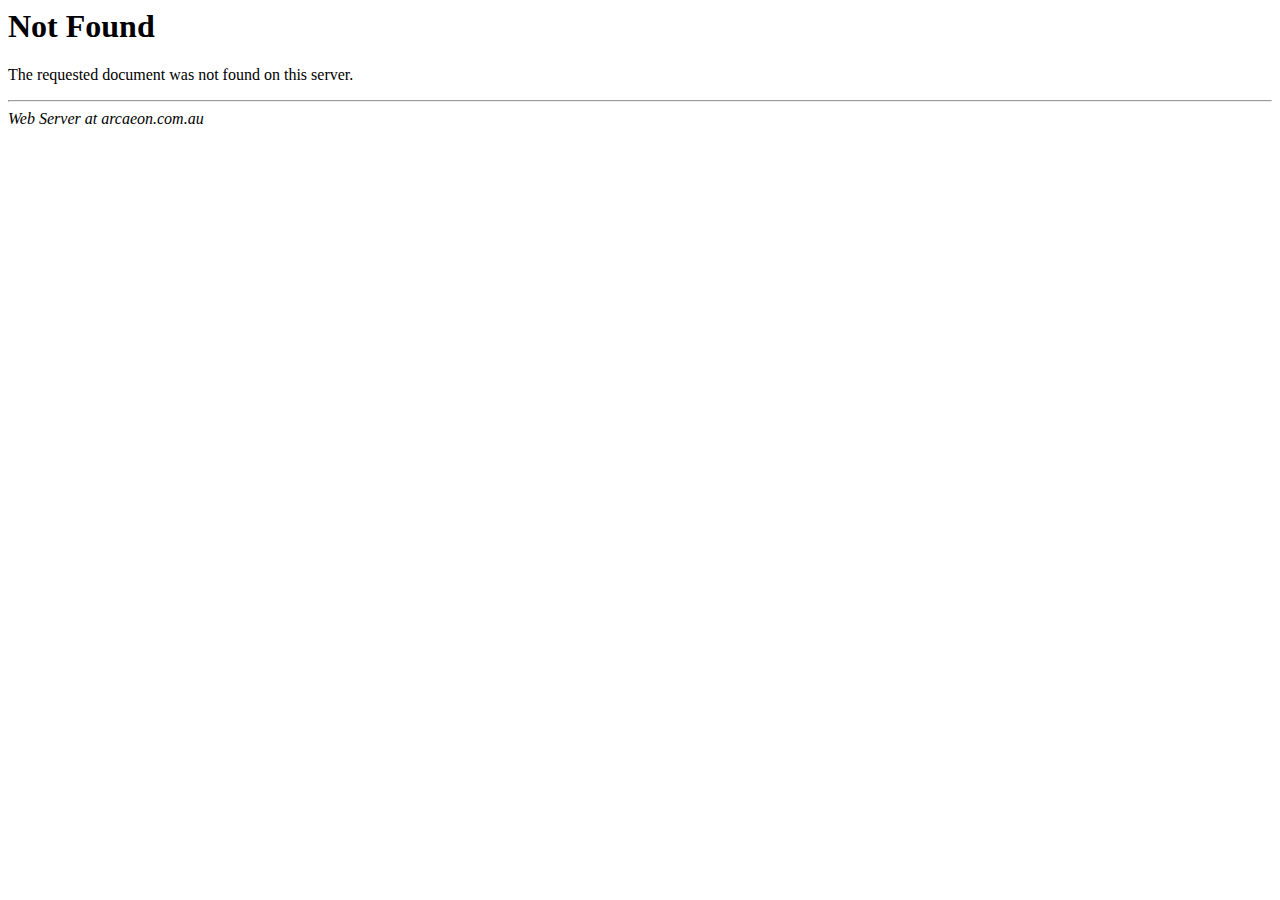
<file: promo-search-2.html>
<HTML>
<HEAD>
<TITLE>404 Not Found</TITLE>
<BASE href="/error_docs/"><!--[if lte IE 6]></BASE><![endif]-->
</HEAD>
<BODY>
<H1>Not Found</H1>
The requested document was not found on this server.
<P>
<HR>
<ADDRESS>
Web Server at arcaeon.com.au
</ADDRESS>
</BODY>
</HTML>

<!--
   - Unfortunately, Microsoft has added a clever new
   - "feature" to Internet Explorer. If the text of
   - an error's message is "too small", specifically
   - less than 512 bytes, Internet Explorer returns
   - its own error message. You can turn that off,
   - but it's pretty tricky to find switch called
   - "smart error messages". That means, of course,
   - that short error messages are censored by default.
   - IIS always returns error messages that are long
   - enough to make Internet Explorer happy. The
   - workaround is pretty simple: pad the error
   - message with a big comment like this to push it
   - over the five hundred and twelve bytes minimum.
   - Of course, that's exactly what you're reading
   - right now.
   -->
</file>
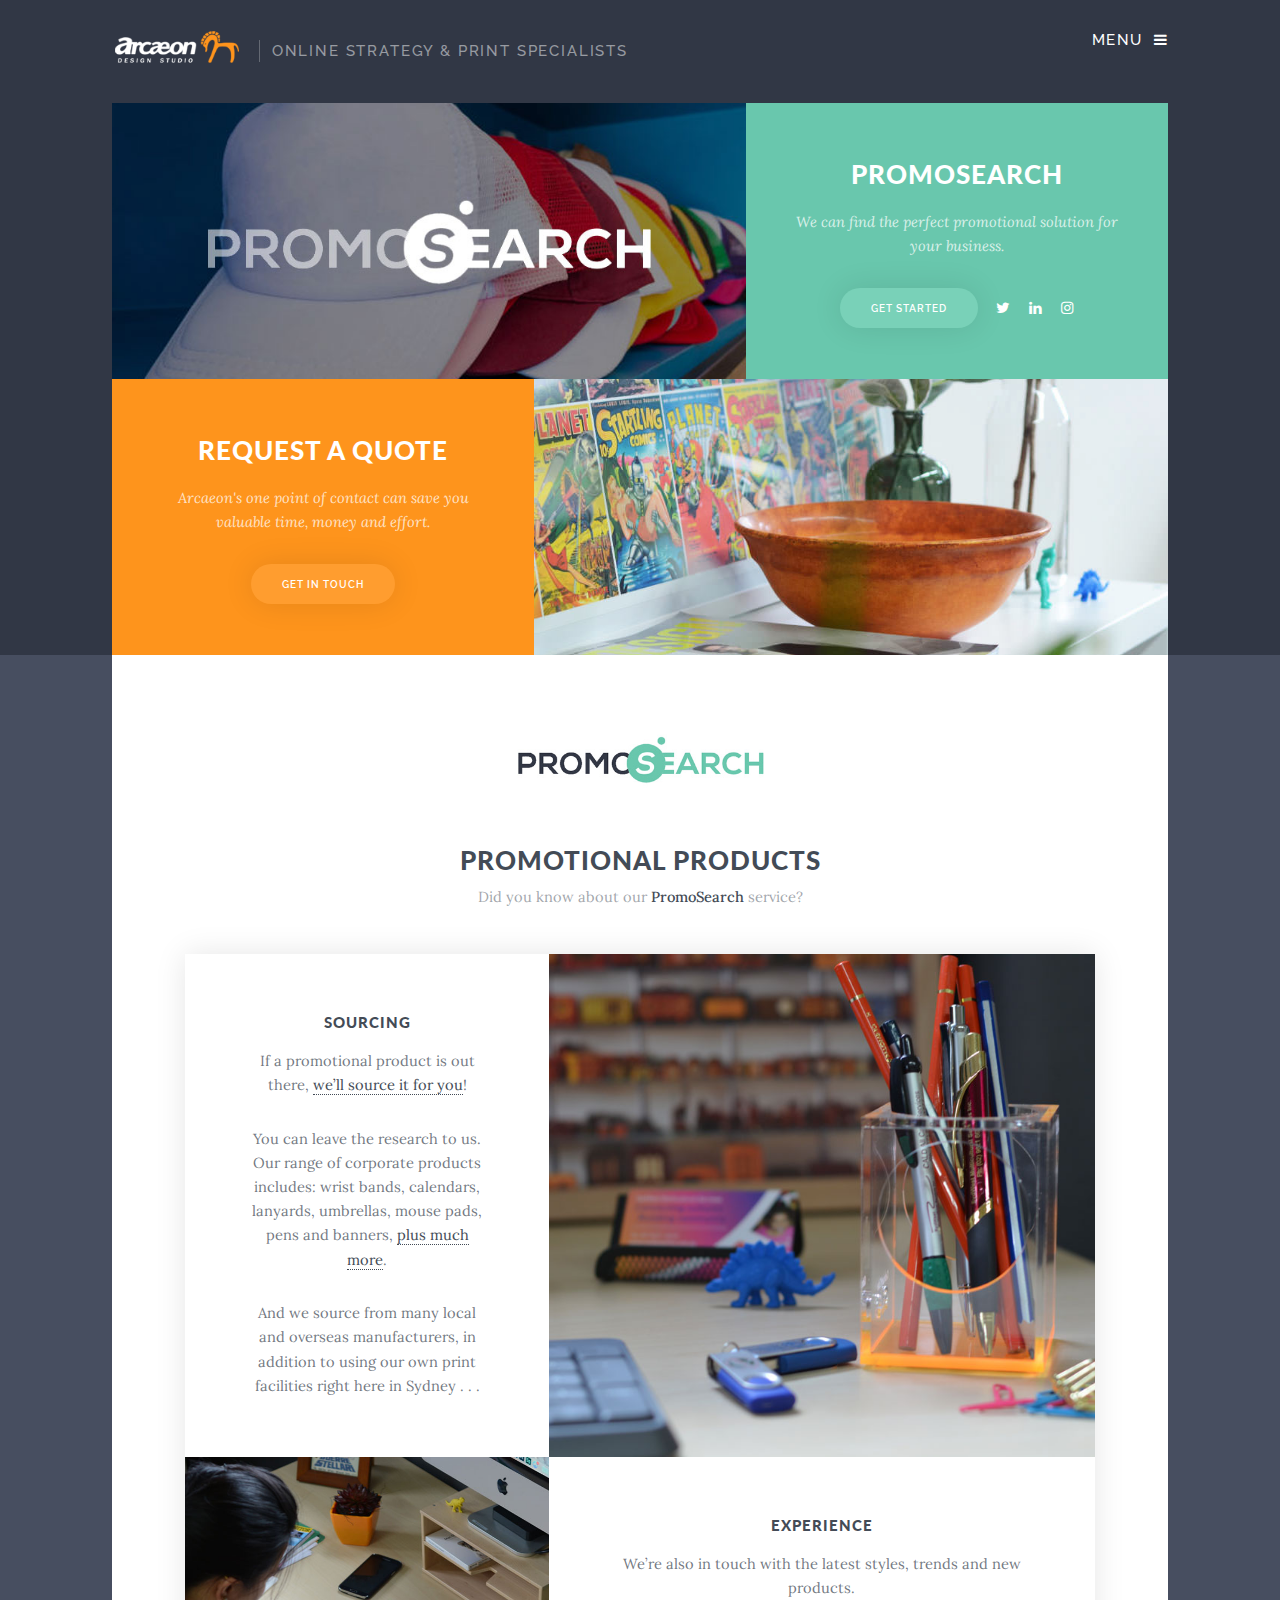
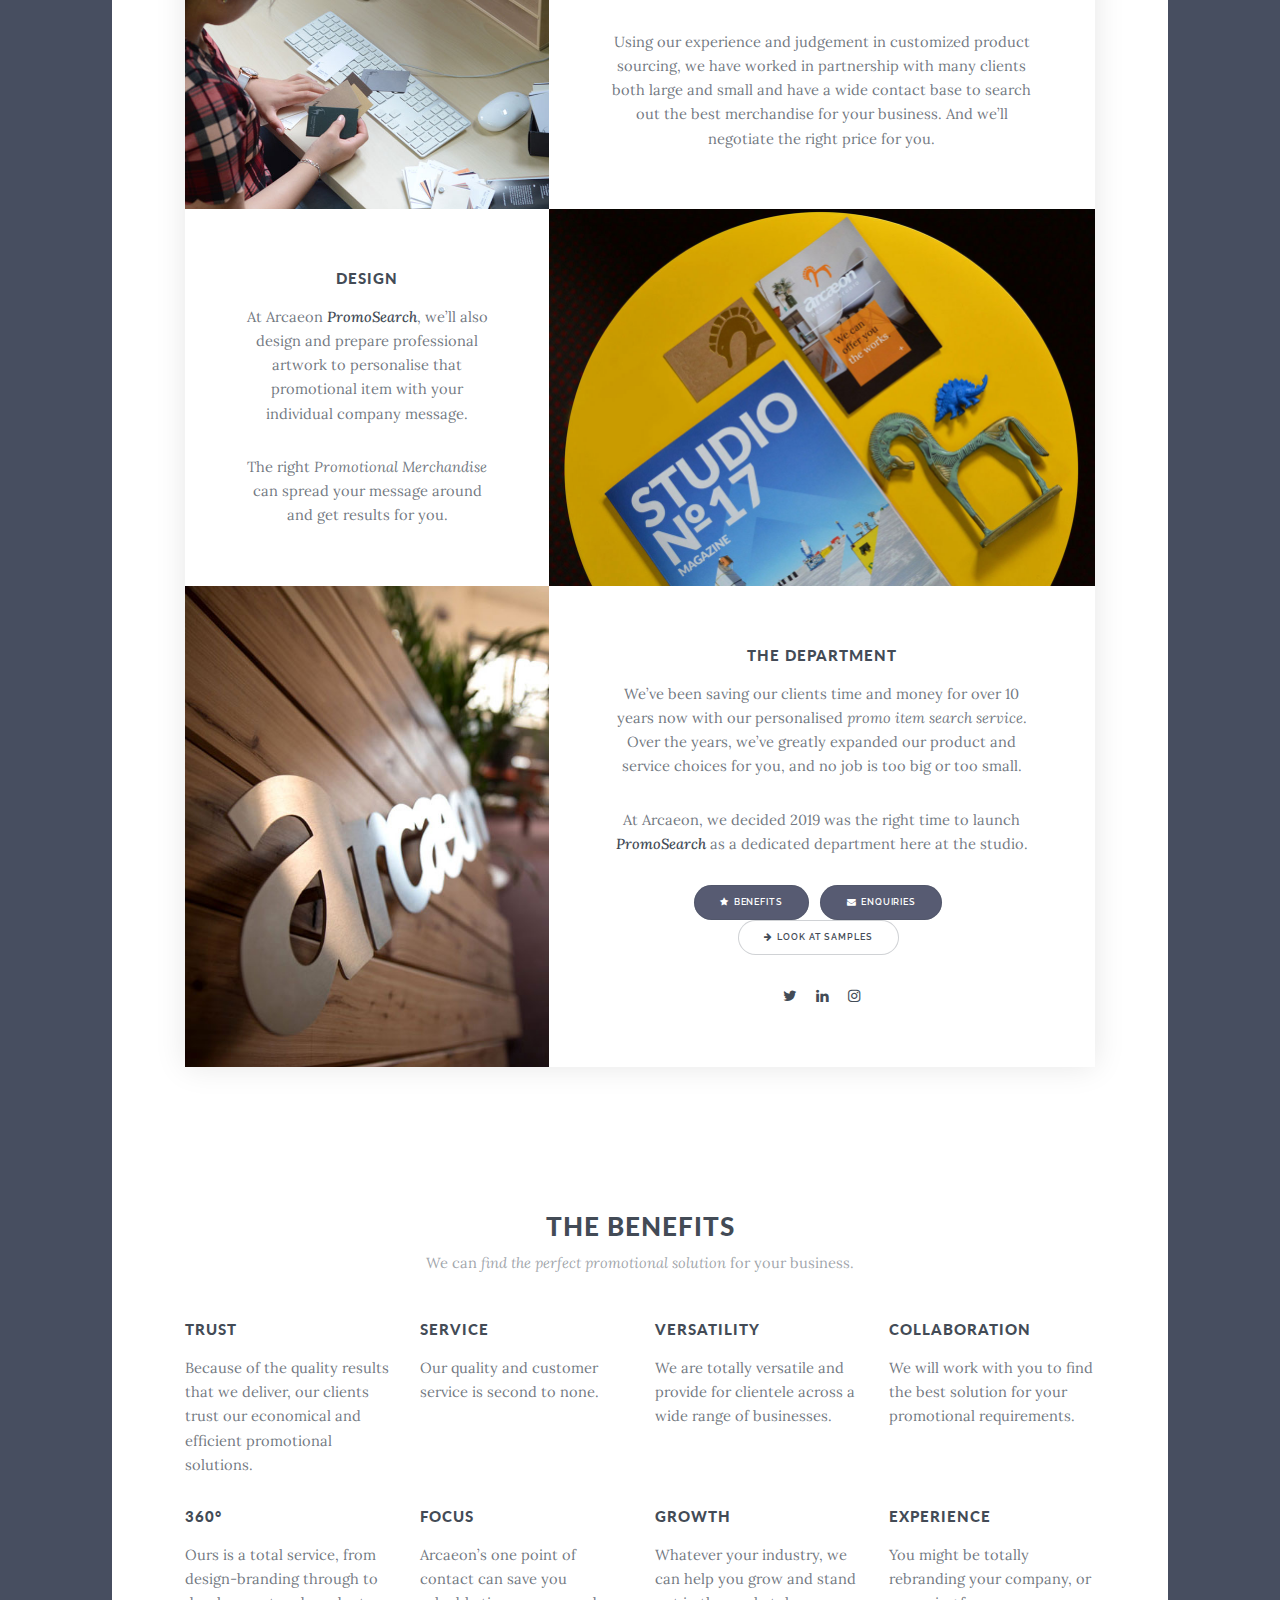
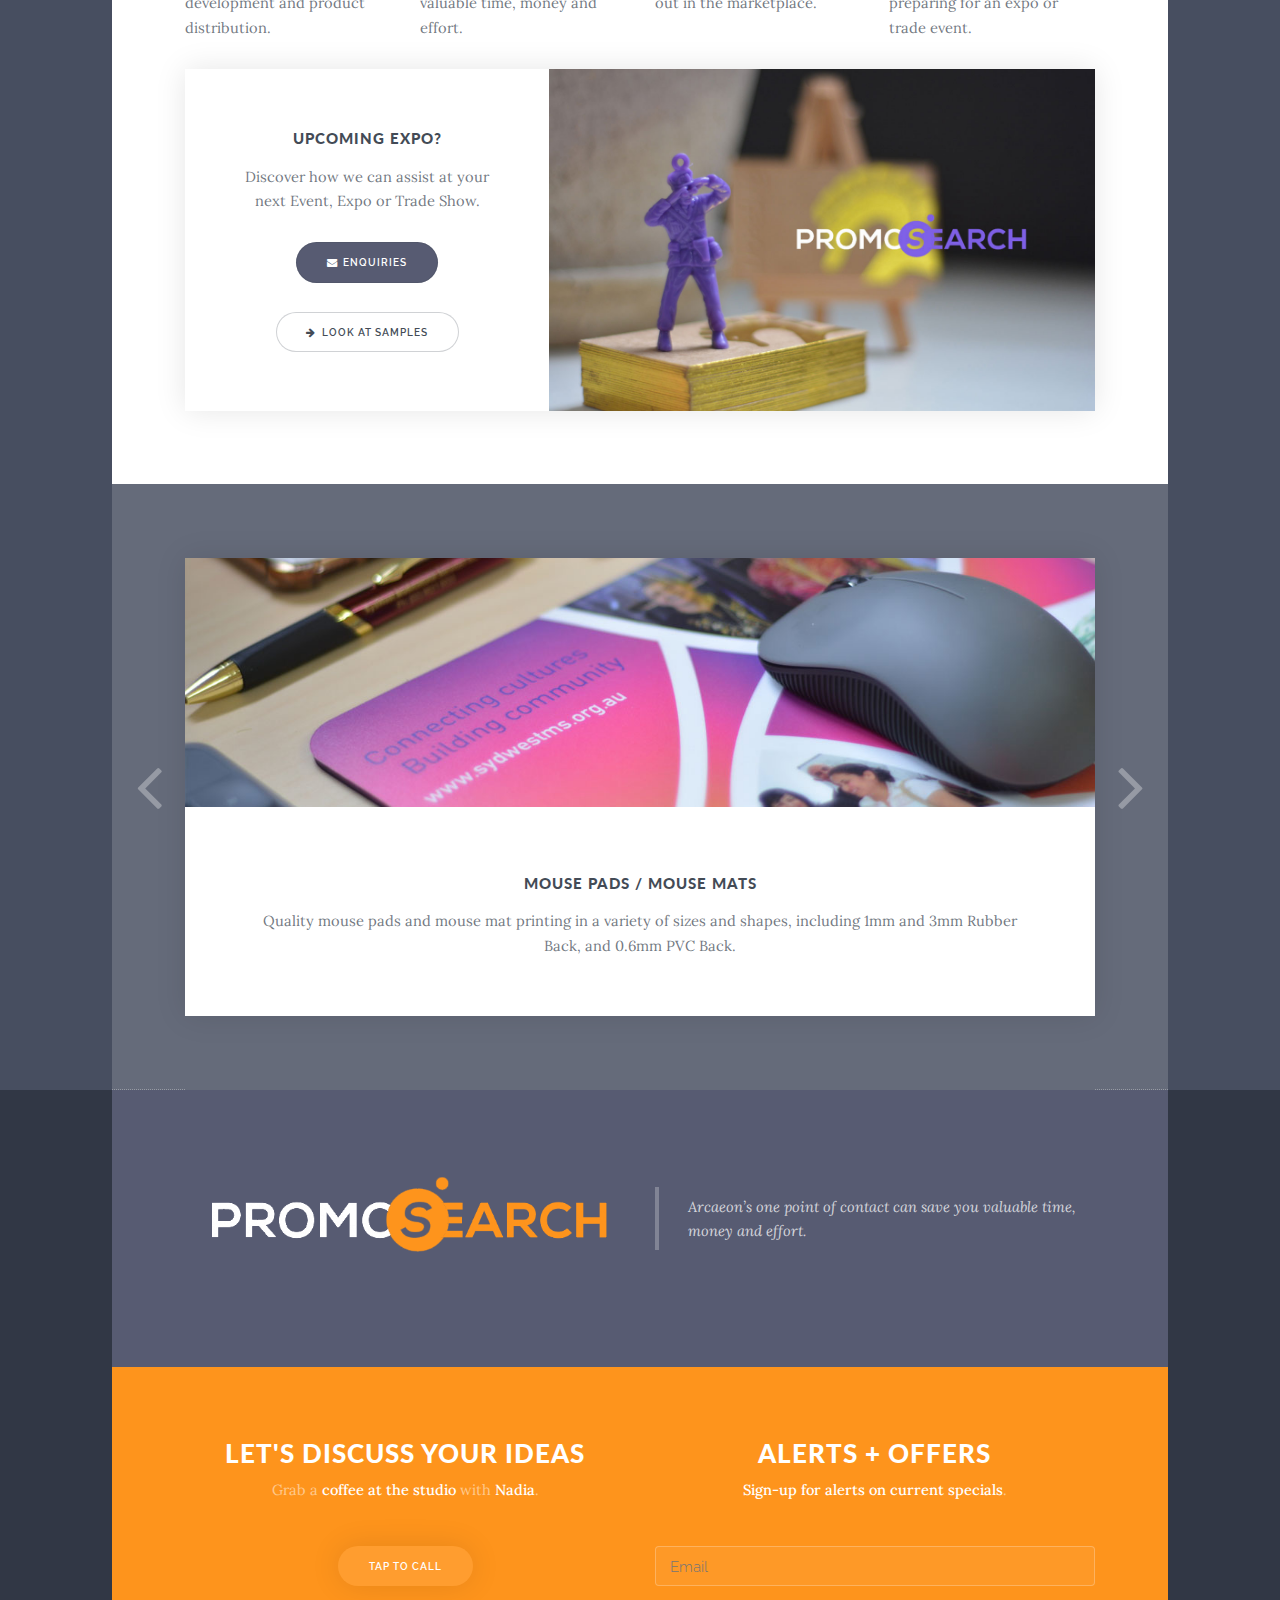
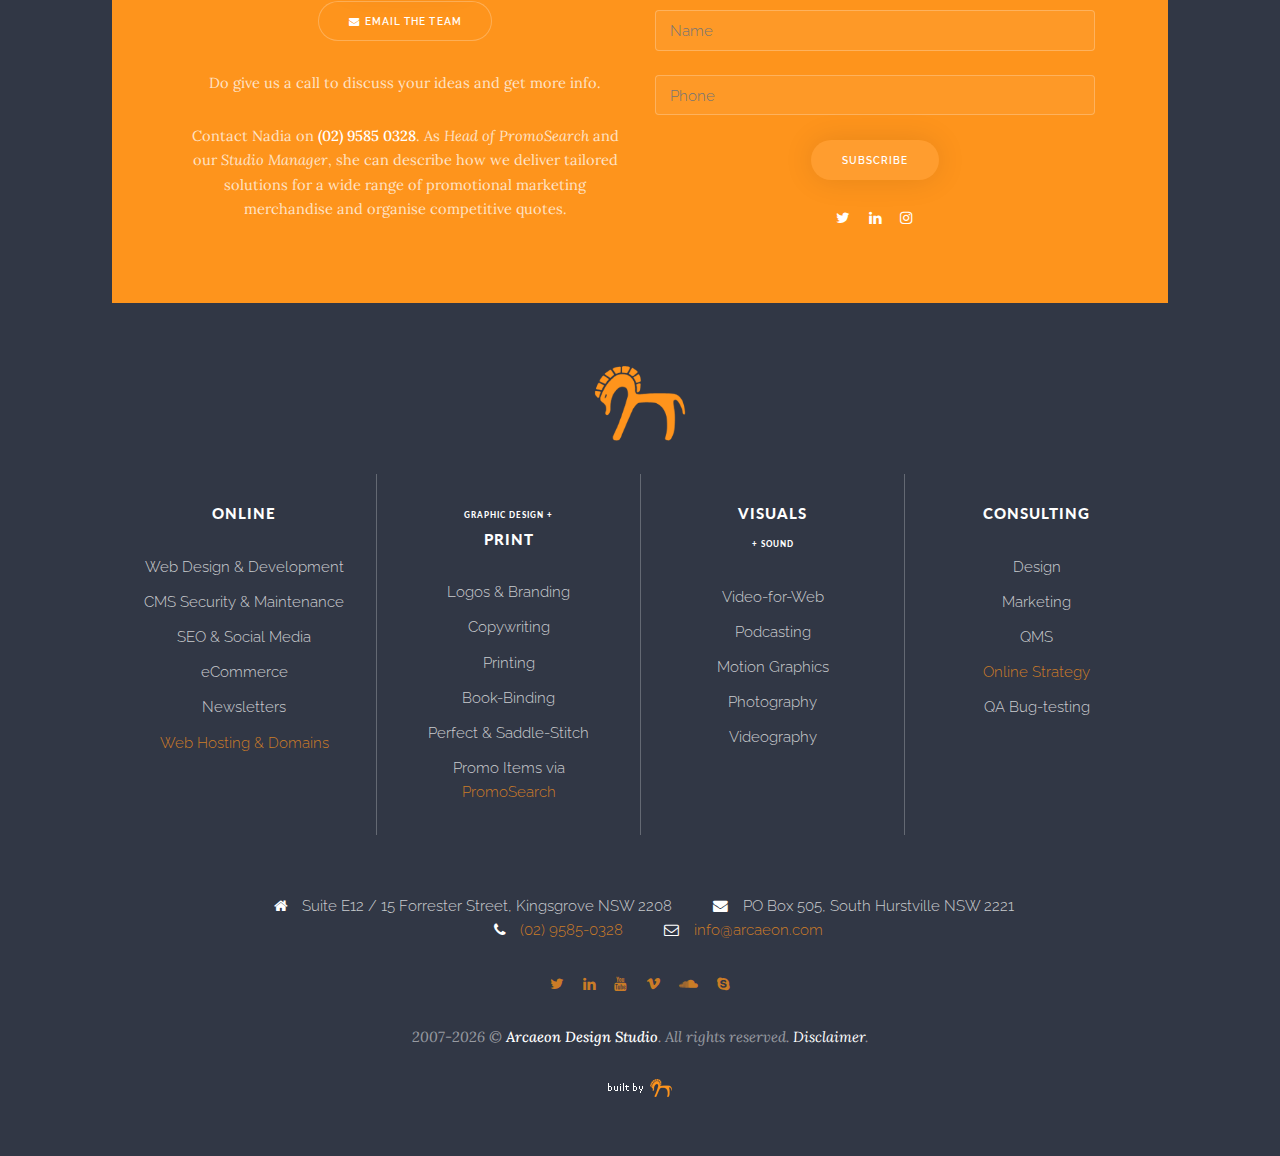
<file: promo-search.html>
<!DOCTYPE HTML>
<html>
	
<!-- Mirrored from www.arcaeon.com.au/promo-search.html by HTTrack Website Copier/3.x [XR&CO'2014], Sat, 06 Jun 2020 04:51:14 GMT -->
<head>
		<title>Promotional Products for your Business - PromoSearch</title>
		<meta charset="utf-8" />
		<meta name="viewport" content="width=device-width, initial-scale=1, user-scalable=no" />
		<meta name="description" content="If a promotional product is out there; we’ll source it for you! You might be totally rebranding your company, or preparing for an expo or trade event." />
		<meta property="og:title" content="Promotional Products for your Business - PromoSearch by Arcaeon" />
		<meta property="og:image" content="portfolio/promo/banner-promosearch-style-2.jpg" />
		<meta property="og:url" content="promo-search.html" />
		<link href="favicon.ico" rel="shortcut icon" type="image/x-icon" />
		<link rel="canonical" href="promo-search-2.html" />
		<link rel="stylesheet" href="assets/css/main.css" />
<!-- GA -->
<script>
  (function(i,s,o,g,r,a,m){i['GoogleAnalyticsObject']=r;i[r]=i[r]||function(){
  (i[r].q=i[r].q||[]).push(arguments)},i[r].l=1*new Date();a=s.createElement(o),
  m=s.getElementsByTagName(o)[0];a.async=1;a.src=g;m.parentNode.insertBefore(a,m)
  })(window,document,'script','https://www.google-analytics.com/analytics.js','ga');

  ga('create', 'UA-11906487-2', 'auto');
  ga('send', 'pageview');

</script>
<!-- /GA -->
<!-- Hotjar Tracking Code -->
<script>
    (function(h,o,t,j,a,r){
        h.hj=h.hj||function(){(h.hj.q=h.hj.q||[]).push(arguments)};
        h._hjSettings={hjid:44104,hjsv:5};
        a=o.getElementsByTagName('head')[0];
        r=o.createElement('script');r.async=1;
        r.src=t+h._hjSettings.hjid+j+h._hjSettings.hjsv;
        a.appendChild(r);
    })(window,document,'//static.hotjar.com/c/hotjar-','.js?sv=');
</script>
<!-- /Hotjar -->
<!-- Subscribe -->
<script type="text/javascript" src="http://downloads.mailchimp.com/js/signup-forms/popup/unique-methods/embed.js" data-dojo-config="usePlainJson: true, isDebug: false"></script><script type="text/javascript">window.dojoRequire(["mojo/signup-forms/Loader"], function(L) { L.start({"baseUrl":"mc.us19.list-manage.com","uuid":"1d79fb7ee5ed7a9bb8ba3439e","lid":"9a6e3814b4","uniqueMethods":true}) })</script>
<!-- /Subscribe -->
	</head>
	<body>

		<!-- Page Wrapper -->
			<div id="page-wrapper">

				<!-- Wrapper -->
					<div class="wrapper">
						<div class="inner">

							<!-- Header -->
								<header id="header">
									<a href="index.html" class="logo"><img src="images/PNGArcaeonLogo_Horizontal1.png" style="display:inline; vertical-align: middle; margin-bottom:7px; margin-right:5px;" width="130px" alt="Arcaeon Design Studio"> <span>Online strategy & print specialists</span></a>
									<nav>
										<ul>
											<li><a href="#menu">Menu</a></li>
										</ul>
									</nav>
								</header>

							<!-- Nav -->
								<nav id="menu">
									<ul class="links">
										<li><a href="index.html">Home</a></li>
										<li><a href="designers.html">Who We Are</a></li>
										<li><a href="expertise.html">What We Do</a></li>
										<li><a href="portfolio.html">Work We've Done</a></li>
										<li><a href="news.html">In The Pipeline</a></li>
										<li><a href="promo-search.html">PromoSearch</a></li>
										<li><a href="contact.html">Getting in Touch</a></li>
									</ul>
									<ul class="actions vertical">
										<li><a href="tel:0295850328" class="button special fit">Tap to Call</a></li>
										<li><a href="https://arcaeon.partnerconsole.net/" target="_blank" class="button fit">Account Log In</a></li>
									</ul>
									<ul class="icons" style="text-align:center">
										<li><a href="http://twitter.com/Arcaeon1" target="_blank" class="icon fa-twitter"><span class="label">Twitter</span></a></li>
										<li><a href="https://www.linkedin.com/company/arcaeon-design-studio" target="_blank" class="icon fa-linkedin"><span class="label">LinkedIn</span></a></li>
										<li><a href="https://www.youtube.com/user/ArcaeonDesignStudio" target="_blank" class="icon fa-youtube"><span class="label">YouTube</span></a></li>
										<li><a href="https://vimeo.com/arcaeondesignstudio" target="_blank" class="icon fa-vimeo"><span class="label">Vimeo</span></a></li>
										<li><a href="#" target="_blank" class="icon fa-soundcloud"><span class="label">SoundCloud</span></a></li>
										<li><a href="skype:box271?chat" class="icon fa-skype"><span class="label">Skype</span></a></li>
									</ul>
								</nav>

							<!-- Banner -->
								<section id="banner">
									<div class="slider">
										<article>
											<img src="banners/promosearch-promo-caps-1.jpg" alt="promotional items Sydney" data-position="middle center" />
										</article>
										<article>
											<img src="banners/promosearch-promo-ribbon-2.jpg" alt="promotional ribbons" data-position="middle center" />
										</article>
										<article>
											<img src="banners/promosearch-promo-book-1.jpg" alt="promo items Book Binding" data-position="middle center" />
										</article>
										<article>
											<img src="banners/promosearch-promo-pencils-2.jpg" alt="promotional pencils" data-position="middle center" />
										</article>
										<article>
											<img src="banners/promosearch-promo-umbrellas-1.jpg" alt="promotional umbrellas" data-position="middle center" />
										</article>
									</div>
									<div class="items">
										<section class="accent3">
											<h1>PromoSearch</h1>
											<p><em>We can find the perfect promotional solution for your business.</em></p>
											<ul class="actions">
												<li><a href="#promo" class="button special">Get Started</a></li>
												<li><a href="http://twitter.com/PromoSearch" target="_blank" class="icon fa-twitter" style="cursor: pointer !important"><span class="label">Twitter</span></a></li>
												<li><a href="https://www.linkedin.com/company/promosearch" target="_blank" class="icon fa-linkedin" style="cursor: pointer !important"><span class="label">LinkedIn</span></a></li>
												<li><a href="#" target="_blank" class="icon fa-instagram" style="cursor: pointer !important"><span class="label">Instagram</span></a></li>
											</ul>
										</section>

									</div>
								</section>
								<section id="banner">
									<div class="items">
										<section class="accent2">
											<h1>Request a Quote</h1>
											<p><em>Arcaeon's one point of contact can save you valuable time, money and effort.</em></p>
											<ul class="actions">
												<li><a href="#contact" class="button special">Get in Touch</a></li>
											</ul>
										</section>
									</div>
									<div class="slider">
										<article>
											<img src="images/arcaeon-design-studio_office-1_883x740.jpg" alt="Sydney-based graphic designers" data-position="middle center" />
										</article>
									</div>
								</section>
						</div>
					</div>
				<!-- Wrapper -->
					<div class="wrapper">
						<div class="inner">

							<!-- Section -->
								<section class="main">
									<header class="major">
										<p id="promo" align="center" style=""><img src="images/promo-search-logo-green-1.jpg" alt="promotional item search service Sydney" width="275px" /></p>
										<h2>Promotional Products</h2>
										<p>Did you know about our <strong>PromoSearch</strong> service?</p>
									</header>
									<div class="spotlights">
										<article>
											<div class="image"><img src="portfolio/promo/promotional-products-samples-1.jpg" alt="" data-position="center" /></div>
											<div class="content">
												<h3>Sourcing</h3>
												<p>If a promotional product is out there, <a href="#contact">we’ll source it for you</a>!</p>
												<p>You can leave the research to us. Our range of corporate products includes: wrist bands, calendars, lanyards, umbrellas, mouse pads, pens and banners, <a href="#samples">plus much more</a>.</p>
												<p>And we source from many local and overseas manufacturers, in addition to using our own print facilities right here in Sydney . . .</p>
											</div>
										</article>
										<article>
											<div class="image"><img src="portfolio/promo/specialty-printing-promo-staff-1.jpg" alt="specialty printing business cards" data-position="center" /></div>
											<div class="content">
												<h3>Experience</h3>
												<p>We’re also in touch with the latest styles, trends and new products.</p>
												<p>Using our experience and judgement in customized product sourcing, we have worked in partnership with many clients both large and small and have a wide contact base to search out the best merchandise for your business. And we’ll negotiate the right price for you.</p>
											</div>
										</article>
										<article>
											<div class="image"><img src="portfolio/promo/promotional-products-promosearch-1.jpg" alt="" data-position="center" /></div>
											<div class="content">
												<h3>Design</h3>
												<p>At Arcaeon <strong><em>PromoSearch</em></strong>, we’ll also design and prepare professional artwork to personalise that promotional item with your individual company message.</p>
												<p>The right <em>Promotional Merchandise</em> can spread your message around and get results for you.</p>
											</div>
										</article>
										<article>
											<div class="image"><img src="portfolio/promo/promosearch-the-department-2.jpg" alt="" data-position="left" /></div>
											<div class="content">
												<h3>The Department</h3>
												<p>We’ve been saving our clients time and money for over 10 years now with our personalised <em>promo item search service</em>. Over the years, we’ve greatly expanded our product and service choices for you, and no job is too big or too small.</p>
												<p>At Arcaeon, we decided 2019 was the right time to launch <strong><em>PromoSearch</em></strong> as a dedicated department here at the studio.</p>
												<ul class="actions small">
													<li><a href="#benefits" class="button special small icon fa-star">Benefits</a></li>
													<li><a href="#contact" class="button special small icon fa-envelope">Enquiries</a></li>
													<li><a href="#samples" class="button small icon fa-arrow-right">Look at Samples</a></li>
												</ul>
												<ul class="icons">
													<li><a href="http://twitter.com/PromoSearch" target="_blank" class="icon fa-twitter" style="cursor: pointer !important"><span class="label">Twitter</span></a></li>
													<li><a href="https://www.linkedin.com/company/promosearch" target="_blank" class="icon fa-linkedin" style="cursor: pointer !important"><span class="label">LinkedIn</span></a></li>
													<li><a href="#" target="_blank" class="icon fa-instagram" style="cursor: pointer !important"><span class="label">Instagram</span></a></li>
												</ul>
											</div>
										</article>
									</div>
								</section>

							<!-- Benefits -->
								<section id="benefits" class="main">
									<header class="major">
										<h2>The Benefits</h2>
										<p>We can <em>find the perfect promotional solution</em> for your business.</p>
									</header>
									<div class="row">
										<div class="3u 12u$(medium)">
											<h3>Trust</h3>
											<p>Because of the quality results that we deliver, our clients trust our economical and efficient promotional solutions.</p>
										</div>
										<div class="3u 12u$(medium)">
											<h3>Service</h3>
											<p>Our quality and customer service is second to none.</p>
										</div>
										<div class="3u 12u$(medium)">
											<h3>Versatility</h3>
											<p>We are totally versatile and provide for clientele across a wide range of businesses.</p>
										</div>
										<div class="3u 12u$(medium)">
											<h3>Collaboration</h3>
											<p>We will work with you to find the best solution for your promotional requirements.</p>
										</div>
									</div>
									<div class="row">
										<div class="3u 12u$(medium)">
											<h3>360°</h3>
											<p>Ours is a total service, from design-branding through to development and product distribution.</p>
										</div>
										<div class="3u 12u$(medium)">
											<h3>Focus</h3>
											<p>Arcaeon’s one point of contact can save you valuable time, money and effort.</p>
										</div>
										<div class="3u 12u$(medium)">
											<h3>Growth</h3>
											<p>Whatever your industry, we can help you grow and stand out in the marketplace.</p>
										</div>
										<div class="3u 12u$(medium)">
											<h3>Experience</h3>
											<p>You might be totally rebranding your company, or preparing for an expo or trade event.</p>
										</div>
									</div>
									<div class="row">
										<div class="12u 12u$(medium)">
											<div class="spotlights">
												<article>
													<div class="image"><img src="portfolio/promo/banner-promosearch-style-2.jpg" alt="" data-position="center" /></div>
													<div class="content">
														<h3>Upcoming Expo?</h3>
														<p>Discover how we can assist at your next Event, Expo or Trade Show.</p>
														<ul class="actions">
															<li><a href="#contact" class="button special icon fa-envelope">Enquiries</a></li>
														</ul>
														<ul class="actions">
															<li><a href="#samples" class="button icon fa-arrow-right">Look at Samples</a></li>
														</ul>
													</div>
												</article>
											</div>
										</div>
									</div>
								</section>

						</div>
					</div>

				<!-- Wrapper -->
					<div class="wrapper">
						<div class="inner">

							<!-- Section -->
								<section id="samples" class="carousel accent4">
									<article>
										<div class="image"><img src="portfolio/promo/promo-samples-mousepads-1.jpg" alt="promotional mouse pads mouse mat printing" data-position="center" /></div>
										<div class="content">
											<h3>Mouse Pads / Mouse Mats</h3>
											<p>Quality mouse pads and mouse mat printing in a variety of sizes and shapes, including 1mm and 3mm Rubber Back, and 0.6mm PVC Back.</p>
										</div>
									</article>
									<article>
										<div class="image"><img src="portfolio/promo/promo-samples-umbrellas-1.jpg" alt="branded umbrellas" data-position="center" /></div>
										<div class="content">
											<h3>Umbrellas</h3>
											<p>Premium, branded umbrellas are the ultimate in getting your logo seen regularly, in public. We can source a very wide range of quality, sturdy umbrella styles.</p>
										</div>
									</article>
									<article>
										<div class="image"><img src="portfolio/promo/promo-samples-pens-1.jpg" alt="branded pens promotional pencils" data-position="center" /></div>
										<div class="content">
											<h3>Pens, Pencils & Stationery</h3>
											<p>The staple of any good promotion - branded pens, pencils and stationery are versatile and memorable additions to your show bags, Expo hand-outs and marketing kits.</p>
										</div>
									</article>
									<article>
										<div class="image"><img src="portfolio/promo/promo-samples-specialist-printing-1.jpg" alt="specialty printing business cards" data-position="center" /></div>
										<div class="content">
											<h3>Specialty Print Business Cards</h3>
											<p>From real Letterpress print on cotton paper stock, to unique Stainless Steel cards. Plus - Metallic foiling, embossing/debossing, velvet/satin finish, edge-colouring, multi-layered cards, die-cuts, wax stamps, raised print and more.</p>
										</div>
									</article>
									<article>
										<div class="image"><img src="portfolio/promo/promo-samples-lanyards-1.jpg" alt="promotional lanyards" data-position="center" /></div>
										<div class="content">
											<h3>Lanyards</h3>
											<p>Varieties include the popular Nylon, to wide/skinny and woven lanyards, detachable buckles (25mm), cord, satin, silicone, tubular, water-bottle holders and more.</p>
										</div>
									</article>
									<article>
										<div class="image"><img src="portfolio/promo/promo-samples-magnets-1.jpg" alt="quality magnets printing" data-position="center" /></div>
										<div class="content">
											<h3>Magnets</h3>
											<p>Fridge magnets and calenders have been popular with our clients for over a decade. Sizes range from small squares and business cards, to DL and A5. Options for .4mm, .6mm and .8mm magnets, or gloss card stock with .8mm magnet attached on reverse.</p>
										</div>
									</article>
									<article>
										<div class="image"><img src="portfolio/promo/promo-samples-notepads-1.jpg" alt="notepad printing services" data-position="center" /></div>
										<div class="content">
											<h3>Notepads and Notebooks</h3>
											<p>Our Book-Binding services extend to promotional Notepads (50pp glued pads in A4, A5, A6, DL) and Notebooks with covers or self-cover (Perfect-Bound spines, Saddle-stitched or Wire-binding available).</p>
										</div>
									</article>
									<article>
										<div class="image"><img src="portfolio/promo/promo-samples-wristbands-2.jpg" alt="promotional wristbands" data-position="center" /></div>
										<div class="content">
											<h3>Wristbands</h3>
											<p>Quality Wristbands with either print, embossing, or a mixture of both embossed text and print within the groves (see sample above) are popular for their durability.</p>
										</div>
									</article>
									<article>
										<div class="image"><img src="portfolio/promo/promo-samples-usb-flash-drives-1.jpg" alt="branded usb sticks" data-position="center" /></div>
										<div class="content">
											<h3>USB Sticks</h3>
											<p>Branded USB sticks are great for Expos & Trade Shows where you can choose to have them pre-loaded with useful information, or distribute blank for pure promotion.</p>
										</div>
									</article>
									<nav>
										<a href="#" class="previous"><span class="label">Previous</span></a>
										<a href="#" class="next"><span class="label">Next</span></a>
									</nav>
								</section>

						</div>
					</div>

				<!-- Wrapper -->
					<div class="wrapper">
						<div class="inner">

							<!-- Section -->
								<section class="main accent1">
								<div class="row">
									<div class="6u 12u$(medium)">
										<header class="">
											<p align="center" style="padding-top:10px;"><img src="images/promo-search-logo-orange-transp-1.png" alt="sourcing promotional items Sydney" width="100%" /></p>
										</header>
									</div>
									<div class="6u 12u$(medium)">
										<header class="">
											<br/>
											<blockquote>Arcaeon’s one point of contact can save you valuable time, money and effort.</blockquote>
										</header>
									</div>
								</div>								
								</section>

								<section id="contact" class="main accent2">
								<div class="row">
									<div class="6u 12u$(medium)">
									<header class="major">
										<h2>Let's Discuss your Ideas</h2>
										<p>Grab a <strong>coffee at the studio</strong> with <strong>Nadia</strong>.</p>
									</header>
										<ul class="actions vertical" style="text-align:center">
											<li><a href="tel:0295850328" class="button special">Tap to Call</a></li>
											<li><a href="mailto:info@arcaeon.com" class="button icon fa-envelope">Email the team</a></li>
										</ul>
									<div style="text-align:center">
										<p>Do give us a call to discuss your ideas and get more info.</p>
										<p>Contact Nadia on <strong>(02) 9585 0328</strong>. As <em>Head of PromoSearch</em> and our <em>Studio Manager</em>, she can describe how we deliver tailored solutions for a wide range of promotional marketing merchandise and organise competitive quotes.</p>
									</div>
									</div>
									<div class="6u 12u$(medium)">
									<header class="major">
										<h2>Alerts + Offers</h2>
										<p><strong>Sign-up for alerts on current specials</strong>.</p>
									</header>
									<!-- Begin Mailchimp Signup Form -->
									<div id="mc_embed_signup">
									<form action="https://arcaeon.us19.list-manage.com/subscribe/post?u=1d79fb7ee5ed7a9bb8ba3439e&amp;id=9a6e3814b4" method="post" id="mc-embedded-subscribe-form" name="mc-embedded-subscribe-form" class="validate" target="_blank" novalidate>
										<div id="mc_embed_signup_scroll">
										
									<div class="mc-field-group">
										<input type="email" value="" name="EMAIL" class="required email" id="mce-EMAIL" placeholder="Email">
									</div><br/>
									<div class="mc-field-group">
										<input type="text" value="" name="FNAME" class="" id="mce-FNAME" placeholder="Name">
									</div><br/>
									<div class="mc-field-group size1of2">
										<input type="text" name="PHONE" class="" value="" id="mce-PHONE" placeholder="Phone">
									</div>
										<div id="mce-responses" class="clear">
											<div class="response" id="mce-error-response" style="display:none"></div>
											<div class="response" id="mce-success-response" style="display:none"></div>
										</div>    <!-- real people should not fill this in and expect good things - do not remove this or risk form bot signups-->
										<div style="position: absolute; left: -5000px;" aria-hidden="true"><input type="text" name="b_1d79fb7ee5ed7a9bb8ba3439e_9a6e3814b4" tabindex="-1" value=""></div>
										<br/>
										<div class="clear" style="text-align:center"><input type="submit" value="Subscribe" name="subscribe" id="mc-embedded-subscribe" class="button special"></div>
										</div>
									</form>
									</div>
									<!--End mc_embed_signup-->
									<header class="major">
										<ul class="icons">
											<li><a href="http://twitter.com/PromoSearch" target="_blank" class="icon fa-twitter" style="cursor: pointer !important"><span class="label">Twitter</span></a></li>
											<li><a href="https://www.linkedin.com/company/promosearch" target="_blank" class="icon fa-linkedin" style="cursor: pointer !important"><span class="label">LinkedIn</span></a></li>
											<li><a href="#" target="_blank" class="icon fa-instagram" style="cursor: pointer !important"><span class="label">Instagram</span></a></li>
										</ul>
									</header>
									</div>
								</div>
								</section>

							<!-- Footer -->
								<footer id="footer">
								<p align="center" style=""><img src="images/arcaeon-horse-logo-1.png" width="100px;" alt="Arcaeon Design Studio" /></p>
									<section class="links">
										<div>
											<a href="expertise.html#online"><h3>Online</h3></a>
											<ul class="plain">
												<li>Web Design & Development</li>
												<li>CMS Security & Maintenance</li>
												<li>SEO & Social Media</li>
												<li>eCommerce</li>
												<li>Newsletters</li>
												<li><a href="https://arcaeon.partnerconsole.net/" target="_blank">Web Hosting & Domains</a></li>
											</ul>
										</div>
										<div>
											<a href="expertise.html#print"><h6><sub>Graphic Design +</sub></h6>
											<h3>Print</h3></a>
											<ul class="plain">
												<li>Logos & Branding</li>
												<li>Copywriting</li>
												<li>Printing</li>
												<li>Book-Binding</li>
												<li>Perfect & Saddle-Stitch</li>
												<li>Promo Items via <a href="promo-search.html">PromoSearch</a></li>
											</ul>
										</div>
										<div>
											<a href="expertise.html#video"><h3>Visuals</h3></a>
											<h6><sup>+ Sound</sup></h6>
											<ul class="plain">
												<li>Video-for-Web</li>
												<li>Podcasting</li>
												<li>Motion Graphics</li>
												<li>Photography</li>
												<li>Videography</li>
											</ul>
										</div>
										<div>
											<a href="expertise.html"><h3>Consulting</h3></a>
											<ul class="plain">
												<li>Design</li>
												<li>Marketing</li>
												<li>QMS</li>
												<li><a href="expertise.html#strategy">Online Strategy</a></li>
												<li>QA Bug-testing</li>
											</ul>
										</div>
									</section>
									<ul class="contact-icons">
										<li class="icon fa-home">Suite E12 / 15 Forrester Street, Kingsgrove NSW 2208</li>
										<li class="icon fa-envelope">PO Box 505, South Hurstville NSW 2221</li><br/>
										<li class="icon fa-phone"><a href="tel:0295850328">(02) 9585-0328</a></li>
										<li class="icon fa-envelope-o"><a href="mailto:info@arcaeon.com">info@arcaeon.com</a></li>
									</ul>
									<ul class="icons">
										<li><a href="http://twitter.com/Arcaeon1" target="_blank" class="icon fa-twitter"><span class="label">Twitter</span></a></li>
										<li><a href="https://www.linkedin.com/company/arcaeon-design-studio" target="_blank" class="icon fa-linkedin"><span class="label">LinkedIn</span></a></li>
										<li><a href="https://www.youtube.com/user/ArcaeonDesignStudio" target="_blank" class="icon fa-youtube"><span class="label">YouTube</span></a></li>
										<li><a href="https://vimeo.com/arcaeondesignstudio" target="_blank" class="icon fa-vimeo"><span class="label">Vimeo</span></a></li>
										<li><a href="#" target="_blank" class="icon fa-soundcloud"><span class="label">SoundCloud</span></a></li>
										<li><a href="skype:box271?chat" class="icon fa-skype"><span class="label">Skype</span></a></li>
									</ul>
									<p class="copyright"><em>2007-<script>document.write(new Date().getFullYear())</script> &copy; <strong>Arcaeon Design Studio</strong>. All rights reserved. <a style="color:white;" href="disclaimer.html">Disclaimer</a>.</em></p>
									<p class="copyright" align="center"><a href="index-2.html"><img src="images/built-by-arcaeon.png" alt="Built by Arcaeon Design Studio"></a></p>
								</footer>

						</div>
					</div>

			</div>

		<!-- Scripts -->
			<script src="assets/js/jquery.min.js"></script>
			<script src="assets/js/skel.min.js"></script>
			<script src="assets/js/util.js"></script>
			<script src="assets/js/main.js"></script>
	</body>

<!-- Mirrored from www.arcaeon.com.au/promo-search.html by HTTrack Website Copier/3.x [XR&CO'2014], Sat, 06 Jun 2020 04:51:38 GMT -->
</html>
</file>
<file: assets/css/main.css>
@import url(font-awesome.min.css);
@import url("https://fonts.googleapis.com/css?family=Raleway:300,500,600");
@import url('https://fonts.googleapis.com/css?family=Lora:400,400i,700,700i&amp;subset=latin-ext');
@import url('https://fonts.googleapis.com/css?family=Lato:900,900i');

/* Reset */

	html, body, div, span, applet, object, iframe, h1, h2, h3, h4, h5, h6, p, blockquote, pre, a, abbr, acronym, address, big, cite, code, del, dfn, em, img, ins, kbd, q, s, samp, small, strike, strong, sub, sup, tt, var, b, u, i, center, dl, dt, dd, ol, ul, li, fieldset, form, label, legend, table, caption, tbody, tfoot, thead, tr, th, td, article, aside, canvas, details, embed, figure, figcaption, footer, header, hgroup, menu, nav, output, ruby, section, summary, time, mark, audio, video {
		margin: 0;
		padding: 0;
		border: 0;
		font-size: 100%;
		font: inherit;
		vertical-align: baseline;
	}

	article, aside, details, figcaption, figure, footer, header, hgroup, menu, nav, section {
		display: block;
	}

	body {
		line-height: 1;
	}

	ol, ul {
		list-style: none;
	}

	blockquote, q {
		quotes: none;
	}

	blockquote:before, blockquote:after, q:before, q:after {
		content: '';
		content: none;
	}

	table {
		border-collapse: collapse;
		border-spacing: 0;
	}

	body {
		-webkit-text-size-adjust: none;
	}

/* Box Model */

	*, *:before, *:after {
		-moz-box-sizing: border-box;
		-webkit-box-sizing: border-box;
		box-sizing: border-box;
	}

/* Grid */

	.row {
		border-bottom: solid 1px transparent;
		-moz-box-sizing: border-box;
		-webkit-box-sizing: border-box;
		box-sizing: border-box;
	}

	.row > * {
		float: left;
		-moz-box-sizing: border-box;
		-webkit-box-sizing: border-box;
		box-sizing: border-box;
	}

	.row:after, .row:before {
		content: '';
		display: block;
		clear: both;
		height: 0;
	}

	.row.uniform > * > :first-child {
		margin-top: 0;
	}

	.row.uniform > * > :last-child {
		margin-bottom: 0;
	}

	.row.\30 \25 > * {
		padding: 0 0 0 0em;
	}

	.row.\30 \25 {
		margin: 0 0 -1px 0em;
	}

	.row.uniform.\30 \25 > * {
		padding: 0em 0 0 0em;
	}

	.row.uniform.\30 \25 {
		margin: 0em 0 -1px 0em;
	}

	.row > * {
		padding: 0 0 0 2em;
	}

	.row {
		margin: 0 0 -1px -2em;
	}

	.row.uniform > * {
		padding: 2em 0 0 2em;
	}

	.row.uniform {
		margin: -2em 0 -1px -2em;
	}

	.row.\32 00\25 > * {
		padding: 0 0 0 4em;
	}

	.row.\32 00\25 {
		margin: 0 0 -1px -4em;
	}

	.row.uniform.\32 00\25 > * {
		padding: 4em 0 0 4em;
	}

	.row.uniform.\32 00\25 {
		margin: -4em 0 -1px -4em;
	}

	.row.\31 50\25 > * {
		padding: 0 0 0 3em;
	}

	.row.\31 50\25 {
		margin: 0 0 -1px -3em;
	}

	.row.uniform.\31 50\25 > * {
		padding: 3em 0 0 3em;
	}

	.row.uniform.\31 50\25 {
		margin: -3em 0 -1px -3em;
	}

	.row.\35 0\25 > * {
		padding: 0 0 0 1em;
	}

	.row.\35 0\25 {
		margin: 0 0 -1px -1em;
	}

	.row.uniform.\35 0\25 > * {
		padding: 1em 0 0 1em;
	}

	.row.uniform.\35 0\25 {
		margin: -1em 0 -1px -1em;
	}

	.row.\32 5\25 > * {
		padding: 0 0 0 0.5em;
	}

	.row.\32 5\25 {
		margin: 0 0 -1px -0.5em;
	}

	.row.uniform.\32 5\25 > * {
		padding: 0.5em 0 0 0.5em;
	}

	.row.uniform.\32 5\25 {
		margin: -0.5em 0 -1px -0.5em;
	}

	.\31 2u, .\31 2u\24 {
		width: 100%;
		clear: none;
		margin-left: 0;
	}

	.\31 1u, .\31 1u\24 {
		width: 91.6666666667%;
		clear: none;
		margin-left: 0;
	}

	.\31 0u, .\31 0u\24 {
		width: 83.3333333333%;
		clear: none;
		margin-left: 0;
	}

	.\39 u, .\39 u\24 {
		width: 75%;
		clear: none;
		margin-left: 0;
	}

	.\38 u, .\38 u\24 {
		width: 66.6666666667%;
		clear: none;
		margin-left: 0;
	}

	.\37 u, .\37 u\24 {
		width: 58.3333333333%;
		clear: none;
		margin-left: 0;
	}

	.\36 u, .\36 u\24 {
		width: 50%;
		clear: none;
		margin-left: 0;
	}

	.\35 u, .\35 u\24 {
		width: 41.6666666667%;
		clear: none;
		margin-left: 0;
	}

	.\34 u, .\34 u\24 {
		width: 33.3333333333%;
		clear: none;
		margin-left: 0;
	}

	.\33 u, .\33 u\24 {
		width: 25%;
		clear: none;
		margin-left: 0;
	}

	.\32 u, .\32 u\24 {
		width: 16.6666666667%;
		clear: none;
		margin-left: 0;
	}

	.\31 u, .\31 u\24 {
		width: 8.3333333333%;
		clear: none;
		margin-left: 0;
	}

	.\31 2u\24 + *,
	.\31 1u\24 + *,
	.\31 0u\24 + *,
	.\39 u\24 + *,
	.\38 u\24 + *,
	.\37 u\24 + *,
	.\36 u\24 + *,
	.\35 u\24 + *,
	.\34 u\24 + *,
	.\33 u\24 + *,
	.\32 u\24 + *,
	.\31 u\24 + * {
		clear: left;
	}

	.\-11u {
		margin-left: 91.66667%;
	}

	.\-10u {
		margin-left: 83.33333%;
	}

	.\-9u {
		margin-left: 75%;
	}

	.\-8u {
		margin-left: 66.66667%;
	}

	.\-7u {
		margin-left: 58.33333%;
	}

	.\-6u {
		margin-left: 50%;
	}

	.\-5u {
		margin-left: 41.66667%;
	}

	.\-4u {
		margin-left: 33.33333%;
	}

	.\-3u {
		margin-left: 25%;
	}

	.\-2u {
		margin-left: 16.66667%;
	}

	.\-1u {
		margin-left: 8.33333%;
	}

	@media screen and (max-width: 1680px) {

		.row > * {
			padding: 0 0 0 2em;
		}

		.row {
			margin: 0 0 -1px -2em;
		}

		.row.uniform > * {
			padding: 2em 0 0 2em;
		}

		.row.uniform {
			margin: -2em 0 -1px -2em;
		}

		.row.\32 00\25 > * {
			padding: 0 0 0 4em;
		}

		.row.\32 00\25 {
			margin: 0 0 -1px -4em;
		}

		.row.uniform.\32 00\25 > * {
			padding: 4em 0 0 4em;
		}

		.row.uniform.\32 00\25 {
			margin: -4em 0 -1px -4em;
		}

		.row.\31 50\25 > * {
			padding: 0 0 0 3em;
		}

		.row.\31 50\25 {
			margin: 0 0 -1px -3em;
		}

		.row.uniform.\31 50\25 > * {
			padding: 3em 0 0 3em;
		}

		.row.uniform.\31 50\25 {
			margin: -3em 0 -1px -3em;
		}

		.row.\35 0\25 > * {
			padding: 0 0 0 1em;
		}

		.row.\35 0\25 {
			margin: 0 0 -1px -1em;
		}

		.row.uniform.\35 0\25 > * {
			padding: 1em 0 0 1em;
		}

		.row.uniform.\35 0\25 {
			margin: -1em 0 -1px -1em;
		}

		.row.\32 5\25 > * {
			padding: 0 0 0 0.5em;
		}

		.row.\32 5\25 {
			margin: 0 0 -1px -0.5em;
		}

		.row.uniform.\32 5\25 > * {
			padding: 0.5em 0 0 0.5em;
		}

		.row.uniform.\32 5\25 {
			margin: -0.5em 0 -1px -0.5em;
		}

		.\31 2u\28xlarge\29, .\31 2u\24\28xlarge\29 {
			width: 100%;
			clear: none;
			margin-left: 0;
		}

		.\31 1u\28xlarge\29, .\31 1u\24\28xlarge\29 {
			width: 91.6666666667%;
			clear: none;
			margin-left: 0;
		}

		.\31 0u\28xlarge\29, .\31 0u\24\28xlarge\29 {
			width: 83.3333333333%;
			clear: none;
			margin-left: 0;
		}

		.\39 u\28xlarge\29, .\39 u\24\28xlarge\29 {
			width: 75%;
			clear: none;
			margin-left: 0;
		}

		.\38 u\28xlarge\29, .\38 u\24\28xlarge\29 {
			width: 66.6666666667%;
			clear: none;
			margin-left: 0;
		}

		.\37 u\28xlarge\29, .\37 u\24\28xlarge\29 {
			width: 58.3333333333%;
			clear: none;
			margin-left: 0;
		}

		.\36 u\28xlarge\29, .\36 u\24\28xlarge\29 {
			width: 50%;
			clear: none;
			margin-left: 0;
		}

		.\35 u\28xlarge\29, .\35 u\24\28xlarge\29 {
			width: 41.6666666667%;
			clear: none;
			margin-left: 0;
		}

		.\34 u\28xlarge\29, .\34 u\24\28xlarge\29 {
			width: 33.3333333333%;
			clear: none;
			margin-left: 0;
		}

		.\33 u\28xlarge\29, .\33 u\24\28xlarge\29 {
			width: 25%;
			clear: none;
			margin-left: 0;
		}

		.\32 u\28xlarge\29, .\32 u\24\28xlarge\29 {
			width: 16.6666666667%;
			clear: none;
			margin-left: 0;
		}

		.\31 u\28xlarge\29, .\31 u\24\28xlarge\29 {
			width: 8.3333333333%;
			clear: none;
			margin-left: 0;
		}

		.\31 2u\24\28xlarge\29 + *,
		.\31 1u\24\28xlarge\29 + *,
		.\31 0u\24\28xlarge\29 + *,
		.\39 u\24\28xlarge\29 + *,
		.\38 u\24\28xlarge\29 + *,
		.\37 u\24\28xlarge\29 + *,
		.\36 u\24\28xlarge\29 + *,
		.\35 u\24\28xlarge\29 + *,
		.\34 u\24\28xlarge\29 + *,
		.\33 u\24\28xlarge\29 + *,
		.\32 u\24\28xlarge\29 + *,
		.\31 u\24\28xlarge\29 + * {
			clear: left;
		}

		.\-11u\28xlarge\29 {
			margin-left: 91.66667%;
		}

		.\-10u\28xlarge\29 {
			margin-left: 83.33333%;
		}

		.\-9u\28xlarge\29 {
			margin-left: 75%;
		}

		.\-8u\28xlarge\29 {
			margin-left: 66.66667%;
		}

		.\-7u\28xlarge\29 {
			margin-left: 58.33333%;
		}

		.\-6u\28xlarge\29 {
			margin-left: 50%;
		}

		.\-5u\28xlarge\29 {
			margin-left: 41.66667%;
		}

		.\-4u\28xlarge\29 {
			margin-left: 33.33333%;
		}

		.\-3u\28xlarge\29 {
			margin-left: 25%;
		}

		.\-2u\28xlarge\29 {
			margin-left: 16.66667%;
		}

		.\-1u\28xlarge\29 {
			margin-left: 8.33333%;
		}

	}

	@media screen and (max-width: 1280px) {

		.row > * {
			padding: 0 0 0 2em;
		}

		.row {
			margin: 0 0 -1px -2em;
		}

		.row.uniform > * {
			padding: 2em 0 0 2em;
		}

		.row.uniform {
			margin: -2em 0 -1px -2em;
		}

		.row.\32 00\25 > * {
			padding: 0 0 0 4em;
		}

		.row.\32 00\25 {
			margin: 0 0 -1px -4em;
		}

		.row.uniform.\32 00\25 > * {
			padding: 4em 0 0 4em;
		}

		.row.uniform.\32 00\25 {
			margin: -4em 0 -1px -4em;
		}

		.row.\31 50\25 > * {
			padding: 0 0 0 3em;
		}

		.row.\31 50\25 {
			margin: 0 0 -1px -3em;
		}

		.row.uniform.\31 50\25 > * {
			padding: 3em 0 0 3em;
		}

		.row.uniform.\31 50\25 {
			margin: -3em 0 -1px -3em;
		}

		.row.\35 0\25 > * {
			padding: 0 0 0 1em;
		}

		.row.\35 0\25 {
			margin: 0 0 -1px -1em;
		}

		.row.uniform.\35 0\25 > * {
			padding: 1em 0 0 1em;
		}

		.row.uniform.\35 0\25 {
			margin: -1em 0 -1px -1em;
		}

		.row.\32 5\25 > * {
			padding: 0 0 0 0.5em;
		}

		.row.\32 5\25 {
			margin: 0 0 -1px -0.5em;
		}

		.row.uniform.\32 5\25 > * {
			padding: 0.5em 0 0 0.5em;
		}

		.row.uniform.\32 5\25 {
			margin: -0.5em 0 -1px -0.5em;
		}

		.\31 2u\28large\29, .\31 2u\24\28large\29 {
			width: 100%;
			clear: none;
			margin-left: 0;
		}

		.\31 1u\28large\29, .\31 1u\24\28large\29 {
			width: 91.6666666667%;
			clear: none;
			margin-left: 0;
		}

		.\31 0u\28large\29, .\31 0u\24\28large\29 {
			width: 83.3333333333%;
			clear: none;
			margin-left: 0;
		}

		.\39 u\28large\29, .\39 u\24\28large\29 {
			width: 75%;
			clear: none;
			margin-left: 0;
		}

		.\38 u\28large\29, .\38 u\24\28large\29 {
			width: 66.6666666667%;
			clear: none;
			margin-left: 0;
		}

		.\37 u\28large\29, .\37 u\24\28large\29 {
			width: 58.3333333333%;
			clear: none;
			margin-left: 0;
		}

		.\36 u\28large\29, .\36 u\24\28large\29 {
			width: 50%;
			clear: none;
			margin-left: 0;
		}

		.\35 u\28large\29, .\35 u\24\28large\29 {
			width: 41.6666666667%;
			clear: none;
			margin-left: 0;
		}

		.\34 u\28large\29, .\34 u\24\28large\29 {
			width: 33.3333333333%;
			clear: none;
			margin-left: 0;
		}

		.\33 u\28large\29, .\33 u\24\28large\29 {
			width: 25%;
			clear: none;
			margin-left: 0;
		}

		.\32 u\28large\29, .\32 u\24\28large\29 {
			width: 16.6666666667%;
			clear: none;
			margin-left: 0;
		}

		.\31 u\28large\29, .\31 u\24\28large\29 {
			width: 8.3333333333%;
			clear: none;
			margin-left: 0;
		}

		.\31 2u\24\28large\29 + *,
		.\31 1u\24\28large\29 + *,
		.\31 0u\24\28large\29 + *,
		.\39 u\24\28large\29 + *,
		.\38 u\24\28large\29 + *,
		.\37 u\24\28large\29 + *,
		.\36 u\24\28large\29 + *,
		.\35 u\24\28large\29 + *,
		.\34 u\24\28large\29 + *,
		.\33 u\24\28large\29 + *,
		.\32 u\24\28large\29 + *,
		.\31 u\24\28large\29 + * {
			clear: left;
		}

		.\-11u\28large\29 {
			margin-left: 91.66667%;
		}

		.\-10u\28large\29 {
			margin-left: 83.33333%;
		}

		.\-9u\28large\29 {
			margin-left: 75%;
		}

		.\-8u\28large\29 {
			margin-left: 66.66667%;
		}

		.\-7u\28large\29 {
			margin-left: 58.33333%;
		}

		.\-6u\28large\29 {
			margin-left: 50%;
		}

		.\-5u\28large\29 {
			margin-left: 41.66667%;
		}

		.\-4u\28large\29 {
			margin-left: 33.33333%;
		}

		.\-3u\28large\29 {
			margin-left: 25%;
		}

		.\-2u\28large\29 {
			margin-left: 16.66667%;
		}

		.\-1u\28large\29 {
			margin-left: 8.33333%;
		}

	}

	@media screen and (max-width: 980px) {

		.row > * {
			padding: 0 0 0 2em;
		}

		.row {
			margin: 0 0 -1px -2em;
		}

		.row.uniform > * {
			padding: 2em 0 0 2em;
		}

		.row.uniform {
			margin: -2em 0 -1px -2em;
		}

		.row.\32 00\25 > * {
			padding: 0 0 0 4em;
		}

		.row.\32 00\25 {
			margin: 0 0 -1px -4em;
		}

		.row.uniform.\32 00\25 > * {
			padding: 4em 0 0 4em;
		}

		.row.uniform.\32 00\25 {
			margin: -4em 0 -1px -4em;
		}

		.row.\31 50\25 > * {
			padding: 0 0 0 3em;
		}

		.row.\31 50\25 {
			margin: 0 0 -1px -3em;
		}

		.row.uniform.\31 50\25 > * {
			padding: 3em 0 0 3em;
		}

		.row.uniform.\31 50\25 {
			margin: -3em 0 -1px -3em;
		}

		.row.\35 0\25 > * {
			padding: 0 0 0 1em;
		}

		.row.\35 0\25 {
			margin: 0 0 -1px -1em;
		}

		.row.uniform.\35 0\25 > * {
			padding: 1em 0 0 1em;
		}

		.row.uniform.\35 0\25 {
			margin: -1em 0 -1px -1em;
		}

		.row.\32 5\25 > * {
			padding: 0 0 0 0.5em;
		}

		.row.\32 5\25 {
			margin: 0 0 -1px -0.5em;
		}

		.row.uniform.\32 5\25 > * {
			padding: 0.5em 0 0 0.5em;
		}

		.row.uniform.\32 5\25 {
			margin: -0.5em 0 -1px -0.5em;
		}

		.\31 2u\28medium\29, .\31 2u\24\28medium\29 {
			width: 100%;
			clear: none;
			margin-left: 0;
		}

		.\31 1u\28medium\29, .\31 1u\24\28medium\29 {
			width: 91.6666666667%;
			clear: none;
			margin-left: 0;
		}

		.\31 0u\28medium\29, .\31 0u\24\28medium\29 {
			width: 83.3333333333%;
			clear: none;
			margin-left: 0;
		}

		.\39 u\28medium\29, .\39 u\24\28medium\29 {
			width: 75%;
			clear: none;
			margin-left: 0;
		}

		.\38 u\28medium\29, .\38 u\24\28medium\29 {
			width: 66.6666666667%;
			clear: none;
			margin-left: 0;
		}

		.\37 u\28medium\29, .\37 u\24\28medium\29 {
			width: 58.3333333333%;
			clear: none;
			margin-left: 0;
		}

		.\36 u\28medium\29, .\36 u\24\28medium\29 {
			width: 50%;
			clear: none;
			margin-left: 0;
		}

		.\35 u\28medium\29, .\35 u\24\28medium\29 {
			width: 41.6666666667%;
			clear: none;
			margin-left: 0;
		}

		.\34 u\28medium\29, .\34 u\24\28medium\29 {
			width: 33.3333333333%;
			clear: none;
			margin-left: 0;
		}

		.\33 u\28medium\29, .\33 u\24\28medium\29 {
			width: 25%;
			clear: none;
			margin-left: 0;
		}

		.\32 u\28medium\29, .\32 u\24\28medium\29 {
			width: 16.6666666667%;
			clear: none;
			margin-left: 0;
		}

		.\31 u\28medium\29, .\31 u\24\28medium\29 {
			width: 8.3333333333%;
			clear: none;
			margin-left: 0;
		}

		.\31 2u\24\28medium\29 + *,
		.\31 1u\24\28medium\29 + *,
		.\31 0u\24\28medium\29 + *,
		.\39 u\24\28medium\29 + *,
		.\38 u\24\28medium\29 + *,
		.\37 u\24\28medium\29 + *,
		.\36 u\24\28medium\29 + *,
		.\35 u\24\28medium\29 + *,
		.\34 u\24\28medium\29 + *,
		.\33 u\24\28medium\29 + *,
		.\32 u\24\28medium\29 + *,
		.\31 u\24\28medium\29 + * {
			clear: left;
		}

		.\-11u\28medium\29 {
			margin-left: 91.66667%;
		}

		.\-10u\28medium\29 {
			margin-left: 83.33333%;
		}

		.\-9u\28medium\29 {
			margin-left: 75%;
		}

		.\-8u\28medium\29 {
			margin-left: 66.66667%;
		}

		.\-7u\28medium\29 {
			margin-left: 58.33333%;
		}

		.\-6u\28medium\29 {
			margin-left: 50%;
		}

		.\-5u\28medium\29 {
			margin-left: 41.66667%;
		}

		.\-4u\28medium\29 {
			margin-left: 33.33333%;
		}

		.\-3u\28medium\29 {
			margin-left: 25%;
		}

		.\-2u\28medium\29 {
			margin-left: 16.66667%;
		}

		.\-1u\28medium\29 {
			margin-left: 8.33333%;
		}

	}

	@media screen and (max-width: 736px) {

		.row > * {
			padding: 0 0 0 2em;
		}

		.row {
			margin: 0 0 -1px -2em;
		}

		.row.uniform > * {
			padding: 2em 0 0 2em;
		}

		.row.uniform {
			margin: -2em 0 -1px -2em;
		}

		.row.\32 00\25 > * {
			padding: 0 0 0 4em;
		}

		.row.\32 00\25 {
			margin: 0 0 -1px -4em;
		}

		.row.uniform.\32 00\25 > * {
			padding: 4em 0 0 4em;
		}

		.row.uniform.\32 00\25 {
			margin: -4em 0 -1px -4em;
		}

		.row.\31 50\25 > * {
			padding: 0 0 0 3em;
		}

		.row.\31 50\25 {
			margin: 0 0 -1px -3em;
		}

		.row.uniform.\31 50\25 > * {
			padding: 3em 0 0 3em;
		}

		.row.uniform.\31 50\25 {
			margin: -3em 0 -1px -3em;
		}

		.row.\35 0\25 > * {
			padding: 0 0 0 1em;
		}

		.row.\35 0\25 {
			margin: 0 0 -1px -1em;
		}

		.row.uniform.\35 0\25 > * {
			padding: 1em 0 0 1em;
		}

		.row.uniform.\35 0\25 {
			margin: -1em 0 -1px -1em;
		}

		.row.\32 5\25 > * {
			padding: 0 0 0 0.5em;
		}

		.row.\32 5\25 {
			margin: 0 0 -1px -0.5em;
		}

		.row.uniform.\32 5\25 > * {
			padding: 0.5em 0 0 0.5em;
		}

		.row.uniform.\32 5\25 {
			margin: -0.5em 0 -1px -0.5em;
		}

		.\31 2u\28small\29, .\31 2u\24\28small\29 {
			width: 100%;
			clear: none;
			margin-left: 0;
		}

		.\31 1u\28small\29, .\31 1u\24\28small\29 {
			width: 91.6666666667%;
			clear: none;
			margin-left: 0;
		}

		.\31 0u\28small\29, .\31 0u\24\28small\29 {
			width: 83.3333333333%;
			clear: none;
			margin-left: 0;
		}

		.\39 u\28small\29, .\39 u\24\28small\29 {
			width: 75%;
			clear: none;
			margin-left: 0;
		}

		.\38 u\28small\29, .\38 u\24\28small\29 {
			width: 66.6666666667%;
			clear: none;
			margin-left: 0;
		}

		.\37 u\28small\29, .\37 u\24\28small\29 {
			width: 58.3333333333%;
			clear: none;
			margin-left: 0;
		}

		.\36 u\28small\29, .\36 u\24\28small\29 {
			width: 50%;
			clear: none;
			margin-left: 0;
		}

		.\35 u\28small\29, .\35 u\24\28small\29 {
			width: 41.6666666667%;
			clear: none;
			margin-left: 0;
		}

		.\34 u\28small\29, .\34 u\24\28small\29 {
			width: 33.3333333333%;
			clear: none;
			margin-left: 0;
		}

		.\33 u\28small\29, .\33 u\24\28small\29 {
			width: 25%;
			clear: none;
			margin-left: 0;
		}

		.\32 u\28small\29, .\32 u\24\28small\29 {
			width: 16.6666666667%;
			clear: none;
			margin-left: 0;
		}

		.\31 u\28small\29, .\31 u\24\28small\29 {
			width: 8.3333333333%;
			clear: none;
			margin-left: 0;
		}

		.\31 2u\24\28small\29 + *,
		.\31 1u\24\28small\29 + *,
		.\31 0u\24\28small\29 + *,
		.\39 u\24\28small\29 + *,
		.\38 u\24\28small\29 + *,
		.\37 u\24\28small\29 + *,
		.\36 u\24\28small\29 + *,
		.\35 u\24\28small\29 + *,
		.\34 u\24\28small\29 + *,
		.\33 u\24\28small\29 + *,
		.\32 u\24\28small\29 + *,
		.\31 u\24\28small\29 + * {
			clear: left;
		}

		.\-11u\28small\29 {
			margin-left: 91.66667%;
		}

		.\-10u\28small\29 {
			margin-left: 83.33333%;
		}

		.\-9u\28small\29 {
			margin-left: 75%;
		}

		.\-8u\28small\29 {
			margin-left: 66.66667%;
		}

		.\-7u\28small\29 {
			margin-left: 58.33333%;
		}

		.\-6u\28small\29 {
			margin-left: 50%;
		}

		.\-5u\28small\29 {
			margin-left: 41.66667%;
		}

		.\-4u\28small\29 {
			margin-left: 33.33333%;
		}

		.\-3u\28small\29 {
			margin-left: 25%;
		}

		.\-2u\28small\29 {
			margin-left: 16.66667%;
		}

		.\-1u\28small\29 {
			margin-left: 8.33333%;
		}

	}

	@media screen and (max-width: 480px) {

		.row > * {
			padding: 0 0 0 2em;
		}

		.row {
			margin: 0 0 -1px -2em;
		}

		.row.uniform > * {
			padding: 2em 0 0 2em;
		}

		.row.uniform {
			margin: -2em 0 -1px -2em;
		}

		.row.\32 00\25 > * {
			padding: 0 0 0 4em;
		}

		.row.\32 00\25 {
			margin: 0 0 -1px -4em;
		}

		.row.uniform.\32 00\25 > * {
			padding: 4em 0 0 4em;
		}

		.row.uniform.\32 00\25 {
			margin: -4em 0 -1px -4em;
		}

		.row.\31 50\25 > * {
			padding: 0 0 0 3em;
		}

		.row.\31 50\25 {
			margin: 0 0 -1px -3em;
		}

		.row.uniform.\31 50\25 > * {
			padding: 3em 0 0 3em;
		}

		.row.uniform.\31 50\25 {
			margin: -3em 0 -1px -3em;
		}

		.row.\35 0\25 > * {
			padding: 0 0 0 1em;
		}

		.row.\35 0\25 {
			margin: 0 0 -1px -1em;
		}

		.row.uniform.\35 0\25 > * {
			padding: 1em 0 0 1em;
		}

		.row.uniform.\35 0\25 {
			margin: -1em 0 -1px -1em;
		}

		.row.\32 5\25 > * {
			padding: 0 0 0 0.5em;
		}

		.row.\32 5\25 {
			margin: 0 0 -1px -0.5em;
		}

		.row.uniform.\32 5\25 > * {
			padding: 0.5em 0 0 0.5em;
		}

		.row.uniform.\32 5\25 {
			margin: -0.5em 0 -1px -0.5em;
		}

		.\31 2u\28xsmall\29, .\31 2u\24\28xsmall\29 {
			width: 100%;
			clear: none;
			margin-left: 0;
		}

		.\31 1u\28xsmall\29, .\31 1u\24\28xsmall\29 {
			width: 91.6666666667%;
			clear: none;
			margin-left: 0;
		}

		.\31 0u\28xsmall\29, .\31 0u\24\28xsmall\29 {
			width: 83.3333333333%;
			clear: none;
			margin-left: 0;
		}

		.\39 u\28xsmall\29, .\39 u\24\28xsmall\29 {
			width: 75%;
			clear: none;
			margin-left: 0;
		}

		.\38 u\28xsmall\29, .\38 u\24\28xsmall\29 {
			width: 66.6666666667%;
			clear: none;
			margin-left: 0;
		}

		.\37 u\28xsmall\29, .\37 u\24\28xsmall\29 {
			width: 58.3333333333%;
			clear: none;
			margin-left: 0;
		}

		.\36 u\28xsmall\29, .\36 u\24\28xsmall\29 {
			width: 50%;
			clear: none;
			margin-left: 0;
		}

		.\35 u\28xsmall\29, .\35 u\24\28xsmall\29 {
			width: 41.6666666667%;
			clear: none;
			margin-left: 0;
		}

		.\34 u\28xsmall\29, .\34 u\24\28xsmall\29 {
			width: 33.3333333333%;
			clear: none;
			margin-left: 0;
		}

		.\33 u\28xsmall\29, .\33 u\24\28xsmall\29 {
			width: 25%;
			clear: none;
			margin-left: 0;
		}

		.\32 u\28xsmall\29, .\32 u\24\28xsmall\29 {
			width: 16.6666666667%;
			clear: none;
			margin-left: 0;
		}

		.\31 u\28xsmall\29, .\31 u\24\28xsmall\29 {
			width: 8.3333333333%;
			clear: none;
			margin-left: 0;
		}

		.\31 2u\24\28xsmall\29 + *,
		.\31 1u\24\28xsmall\29 + *,
		.\31 0u\24\28xsmall\29 + *,
		.\39 u\24\28xsmall\29 + *,
		.\38 u\24\28xsmall\29 + *,
		.\37 u\24\28xsmall\29 + *,
		.\36 u\24\28xsmall\29 + *,
		.\35 u\24\28xsmall\29 + *,
		.\34 u\24\28xsmall\29 + *,
		.\33 u\24\28xsmall\29 + *,
		.\32 u\24\28xsmall\29 + *,
		.\31 u\24\28xsmall\29 + * {
			clear: left;
		}

		.\-11u\28xsmall\29 {
			margin-left: 91.66667%;
		}

		.\-10u\28xsmall\29 {
			margin-left: 83.33333%;
		}

		.\-9u\28xsmall\29 {
			margin-left: 75%;
		}

		.\-8u\28xsmall\29 {
			margin-left: 66.66667%;
		}

		.\-7u\28xsmall\29 {
			margin-left: 58.33333%;
		}

		.\-6u\28xsmall\29 {
			margin-left: 50%;
		}

		.\-5u\28xsmall\29 {
			margin-left: 41.66667%;
		}

		.\-4u\28xsmall\29 {
			margin-left: 33.33333%;
		}

		.\-3u\28xsmall\29 {
			margin-left: 25%;
		}

		.\-2u\28xsmall\29 {
			margin-left: 16.66667%;
		}

		.\-1u\28xsmall\29 {
			margin-left: 8.33333%;
		}

	}

	@media screen and (max-width: 360px) {

		.row > * {
			padding: 0 0 0 2em;
		}

		.row {
			margin: 0 0 -1px -2em;
		}

		.row.uniform > * {
			padding: 2em 0 0 2em;
		}

		.row.uniform {
			margin: -2em 0 -1px -2em;
		}

		.row.\32 00\25 > * {
			padding: 0 0 0 4em;
		}

		.row.\32 00\25 {
			margin: 0 0 -1px -4em;
		}

		.row.uniform.\32 00\25 > * {
			padding: 4em 0 0 4em;
		}

		.row.uniform.\32 00\25 {
			margin: -4em 0 -1px -4em;
		}

		.row.\31 50\25 > * {
			padding: 0 0 0 3em;
		}

		.row.\31 50\25 {
			margin: 0 0 -1px -3em;
		}

		.row.uniform.\31 50\25 > * {
			padding: 3em 0 0 3em;
		}

		.row.uniform.\31 50\25 {
			margin: -3em 0 -1px -3em;
		}

		.row.\35 0\25 > * {
			padding: 0 0 0 1em;
		}

		.row.\35 0\25 {
			margin: 0 0 -1px -1em;
		}

		.row.uniform.\35 0\25 > * {
			padding: 1em 0 0 1em;
		}

		.row.uniform.\35 0\25 {
			margin: -1em 0 -1px -1em;
		}

		.row.\32 5\25 > * {
			padding: 0 0 0 0.5em;
		}

		.row.\32 5\25 {
			margin: 0 0 -1px -0.5em;
		}

		.row.uniform.\32 5\25 > * {
			padding: 0.5em 0 0 0.5em;
		}

		.row.uniform.\32 5\25 {
			margin: -0.5em 0 -1px -0.5em;
		}

		.\31 2u\28xxsmall\29, .\31 2u\24\28xxsmall\29 {
			width: 100%;
			clear: none;
			margin-left: 0;
		}

		.\31 1u\28xxsmall\29, .\31 1u\24\28xxsmall\29 {
			width: 91.6666666667%;
			clear: none;
			margin-left: 0;
		}

		.\31 0u\28xxsmall\29, .\31 0u\24\28xxsmall\29 {
			width: 83.3333333333%;
			clear: none;
			margin-left: 0;
		}

		.\39 u\28xxsmall\29, .\39 u\24\28xxsmall\29 {
			width: 75%;
			clear: none;
			margin-left: 0;
		}

		.\38 u\28xxsmall\29, .\38 u\24\28xxsmall\29 {
			width: 66.6666666667%;
			clear: none;
			margin-left: 0;
		}

		.\37 u\28xxsmall\29, .\37 u\24\28xxsmall\29 {
			width: 58.3333333333%;
			clear: none;
			margin-left: 0;
		}

		.\36 u\28xxsmall\29, .\36 u\24\28xxsmall\29 {
			width: 50%;
			clear: none;
			margin-left: 0;
		}

		.\35 u\28xxsmall\29, .\35 u\24\28xxsmall\29 {
			width: 41.6666666667%;
			clear: none;
			margin-left: 0;
		}

		.\34 u\28xxsmall\29, .\34 u\24\28xxsmall\29 {
			width: 33.3333333333%;
			clear: none;
			margin-left: 0;
		}

		.\33 u\28xxsmall\29, .\33 u\24\28xxsmall\29 {
			width: 25%;
			clear: none;
			margin-left: 0;
		}

		.\32 u\28xxsmall\29, .\32 u\24\28xxsmall\29 {
			width: 16.6666666667%;
			clear: none;
			margin-left: 0;
		}

		.\31 u\28xxsmall\29, .\31 u\24\28xxsmall\29 {
			width: 8.3333333333%;
			clear: none;
			margin-left: 0;
		}

		.\31 2u\24\28xxsmall\29 + *,
		.\31 1u\24\28xxsmall\29 + *,
		.\31 0u\24\28xxsmall\29 + *,
		.\39 u\24\28xxsmall\29 + *,
		.\38 u\24\28xxsmall\29 + *,
		.\37 u\24\28xxsmall\29 + *,
		.\36 u\24\28xxsmall\29 + *,
		.\35 u\24\28xxsmall\29 + *,
		.\34 u\24\28xxsmall\29 + *,
		.\33 u\24\28xxsmall\29 + *,
		.\32 u\24\28xxsmall\29 + *,
		.\31 u\24\28xxsmall\29 + * {
			clear: left;
		}

		.\-11u\28xxsmall\29 {
			margin-left: 91.66667%;
		}

		.\-10u\28xxsmall\29 {
			margin-left: 83.33333%;
		}

		.\-9u\28xxsmall\29 {
			margin-left: 75%;
		}

		.\-8u\28xxsmall\29 {
			margin-left: 66.66667%;
		}

		.\-7u\28xxsmall\29 {
			margin-left: 58.33333%;
		}

		.\-6u\28xxsmall\29 {
			margin-left: 50%;
		}

		.\-5u\28xxsmall\29 {
			margin-left: 41.66667%;
		}

		.\-4u\28xxsmall\29 {
			margin-left: 33.33333%;
		}

		.\-3u\28xxsmall\29 {
			margin-left: 25%;
		}

		.\-2u\28xxsmall\29 {
			margin-left: 16.66667%;
		}

		.\-1u\28xxsmall\29 {
			margin-left: 8.33333%;
		}

	}

/* Basic */

	@-ms-viewport {
		width: device-width;
	}

	body {
		-ms-overflow-style: scrollbar;
	}

	@media screen and (max-width: 480px) {

		html, body {
			min-width: 320px;
		}

	}

	body {
		background: #474e60;
	}

		body.is-loading *, body.is-loading *:before, body.is-loading *:after {
			-moz-animation: none !important;
			-webkit-animation: none !important;
			-ms-animation: none !important;
			animation: none !important;
			-moz-transition: none !important;
			-webkit-transition: none !important;
			-ms-transition: none !important;
			transition: none !important;
		}

/* Type */

	body {
		color: rgba(67, 75, 86, 0.75);
	}

	body, input, select, textarea {
		font-family: "Raleway", sans-serif;
		font-size: 14pt;
		font-weight: 300;
		line-height: 1.65;
	}

		@media screen and (max-width: 1680px) {

			body, input, select, textarea {
				font-size: 11pt;
			}

		}

		@media screen and (max-width: 360px) {

			body, input, select, textarea {
				font-size: 10pt;
			}

		}

	a {
		-moz-transition: color 0.2s ease-in-out, background-color 0.2s ease-in-out, border-bottom-color 0.2s ease-in-out;
		-webkit-transition: color 0.2s ease-in-out, background-color 0.2s ease-in-out, border-bottom-color 0.2s ease-in-out;
		-ms-transition: color 0.2s ease-in-out, background-color 0.2s ease-in-out, border-bottom-color 0.2s ease-in-out;
		transition: color 0.2s ease-in-out, background-color 0.2s ease-in-out, border-bottom-color 0.2s ease-in-out;
		border-bottom: dotted 1px;
		text-decoration: none;
	}

		a:hover {
			border-bottom-color: transparent;
		}

	strong, b {
		font-weight: 500;
	}

	em, i {
		font-style: italic;
	}

	p {
		margin: 0 0 2em 0;
		font-family: "Lora", Georgia, serif;
	}

	h1, h2, h3, h4, h5, h6 {
		line-height: 1.5;
		letter-spacing: 0.1em;
		text-transform: uppercase;
	}

		h1 a, h2 a, h3 a, h4 a, h5 a, h6 a {
			color: inherit;
			text-decoration: none;
		}

	h1 {
		font-size: 2.5em;
		font-weight: 500;
		margin: 0 0 0.65em 0;
	}

	h2 {
		font-size: 1.75em;
		font-weight: 500;
		margin: 0 0 0.65em 0;
	}

	h3 {
		font-size: 1em;
		font-weight: 600;
		margin: 0 0 1em 0;
	}

	h4 {
		font-size: 0.9em;
		font-weight: 600;
		margin: 0 0 1em 0;
	}

	h5 {
		font-size: 0.8em;
		font-weight: 600;
		margin: 0 0 1em 0;
	}

	h6 {
		font-size: 0.7em;
		font-weight: 600;
		margin: 0 0 1em 0;
	}

	@media screen and (max-width: 736px) {

		h1 {
			font-size: 1.75em;
		}

		h2 {
			font-size: 1.25em;
		}

	}

	sub {
		font-size: 0.8em;
		position: relative;
		top: 0.5em;
	}

	sup {
		font-size: 0.8em;
		position: relative;
		top: -0.5em;
	}

	blockquote {
		font-family: "Lora", Georgia, serif;
		border-left: solid 4px;
		font-style: italic;
		margin: 0 0 2em 0;
		padding: 0.5em 0 0.5em 2em;
	}

	code {
		border-radius: 4px;
		border: solid 1px;
		font-family: "Courier New", monospace;
		font-size: 0.9em;
		margin: 0 0.25em;
		padding: 0.25em 0.65em;
	}

	pre {
		-webkit-overflow-scrolling: touch;
		font-family: "Courier New", monospace;
		font-size: 0.9em;
		margin: 0 0 2em 0;
	}

		pre code {
			display: block;
			line-height: 1.75;
			padding: 1em 1.5em;
			overflow-x: auto;
		}

	hr {
		border: 0;
		border-bottom: solid 1px;
		margin: 3em 0;
	}

		hr.major {
			margin: 5em 0;
		}

	.align-left {
		text-align: left;
	}

	.align-center {
		text-align: center;
	}

	.align-right {
		text-align: right;
	}

	input, select, textarea {
		color: #434b56;
	}

	a {
		color: #434b56;
	}

	strong, b {
		color: #434b56;
	}

	h1, h2, h3, h4, h5, h6 {
		color: #434b56;
		font-family: "Lato", Tahoma, sans-serif;
		font-weight: 900;
		letter-spacing: 1px;
	}

	blockquote {
		border-left-color: rgba(67, 75, 86, 0.25);
	}

	code {
		background: rgba(67, 75, 86, 0.05);
		border-color: rgba(67, 75, 86, 0.25);
	}

	hr {
		border-bottom-color: rgba(67, 75, 86, 0.25);
	}

/* Box */

	.box {
		border-radius: 4px;
		border: solid 1px;
		margin-bottom: 2em;
		padding: 1.5em;
	}

		.box > :last-child,
		.box > :last-child > :last-child,
		.box > :last-child > :last-child > :last-child {
			margin-bottom: 0;
		}

		.box.alt {
			border: 0;
			border-radius: 0;
			padding: 0;
		}

	.box {
		border-color: rgba(67, 75, 86, 0.25);
	}

/* Button */

	input[type="submit"],
	input[type="reset"],
	input[type="button"],
	button,
	.button {
		-moz-appearance: none;
		-webkit-appearance: none;
		-ms-appearance: none;
		appearance: none;
		-moz-transition: background-color 0.2s ease-in-out, color 0.2s ease-in-out;
		-webkit-transition: background-color 0.2s ease-in-out, color 0.2s ease-in-out;
		-ms-transition: background-color 0.2s ease-in-out, color 0.2s ease-in-out;
		transition: background-color 0.2s ease-in-out, color 0.2s ease-in-out;
		border-radius: 3.92857em;
		border: 0;
		cursor: pointer !important;
		display: inline-block;
		font-weight: 600;
		height: 3.92857em;
		line-height: 3.92857em;
		padding: 0 3em;
		text-align: center;
		text-decoration: none;
		white-space: nowrap;
		letter-spacing: 0.1em;
		text-transform: uppercase;
		font-size: 0.7em;
	}

		input[type="submit"].icon:before,
		input[type="reset"].icon:before,
		input[type="button"].icon:before,
		button.icon:before,
		.button.icon:before {
			margin-right: 0.5em;
		}

		input[type="submit"].fit,
		input[type="reset"].fit,
		input[type="button"].fit,
		button.fit,
		.button.fit {
			display: block;
			margin: 0 0 1em 0;
			width: 100%;
		}

		input[type="submit"].small,
		input[type="reset"].small,
		input[type="button"].small,
		button.small,
		.button.small {
			font-size: 0.6em;
		}

		input[type="submit"].big,
		input[type="reset"].big,
		input[type="button"].big,
		button.big,
		.button.big {
			font-size: 1em;
		}

		input[type="submit"].disabled, input[type="submit"]:disabled,
		input[type="reset"].disabled,
		input[type="reset"]:disabled,
		input[type="button"].disabled,
		input[type="button"]:disabled,
		button.disabled,
		button:disabled,
		.button.disabled,
		.button:disabled {
			-moz-pointer-events: none;
			-webkit-pointer-events: none;
			-ms-pointer-events: none;
			pointer-events: none;
			opacity: 0.25;
		}

	input[type="submit"],
	input[type="reset"],
	input[type="button"],
	button,
	.button {
		background-color: transparent;
		box-shadow: inset 0 0 0 1px rgba(67, 75, 86, 0.25);
		color: #434b56 !important;
	}

		input[type="submit"]:hover,
		input[type="reset"]:hover,
		input[type="button"]:hover,
		button:hover,
		.button:hover {
			background-color: rgba(67, 75, 86, 0.05);
		}

		input[type="submit"]:active,
		input[type="reset"]:active,
		input[type="button"]:active,
		button:active,
		.button:active {
			background-color: rgba(67, 75, 86, 0.1);
		}

		input[type="submit"].special,
		input[type="reset"].special,
		input[type="button"].special,
		button.special,
		.button.special {
			background-color: #575b72;
			color: #ffffff !important;
		}

			input[type="submit"].special:hover,
			input[type="reset"].special:hover,
			input[type="button"].special:hover,
			button.special:hover,
			.button.special:hover {
				background-color: #626780;
			}

			input[type="submit"].special:active,
			input[type="reset"].special:active,
			input[type="button"].special:active,
			button.special:active,
			.button.special:active {
				background-color: #6d728f;
			}

/* Features */

	.features {
		display: -moz-flex;
		display: -webkit-flex;
		display: -ms-flex;
		display: flex;
		-moz-flex-direction: row;
		-webkit-flex-direction: row;
		-ms-flex-direction: row;
		flex-direction: row;
		-moz-flex-wrap: wrap;
		-webkit-flex-wrap: wrap;
		-ms-flex-wrap: wrap;
		flex-wrap: wrap;
		margin: 0 0 2em 0;
	}

		.features section {
			-moz-flex-grow: 0;
			-webkit-flex-grow: 0;
			-ms-flex-grow: 0;
			flex-grow: 0;
			-moz-flex-shrink: 0;
			-webkit-flex-shrink: 0;
			-ms-flex-shrink: 0;
			flex-shrink: 0;
			border-left: solid 1px;
			border-top: solid 1px;
			padding: 2em 3em;
			text-align: center;
			width: calc(100% / 3);
		}

			.features section:nth-child(3n - 2) {
				border-left-width: 0;
			}

			.features section:nth-child(-n + 3) {
				border-top-width: 0;
			}

		@media screen and (max-width: 980px) {

			.features {
				-moz-flex-direction: column;
				-webkit-flex-direction: column;
				-ms-flex-direction: column;
				flex-direction: column;
			}

				.features section {
					padding: 3em 3em 1em 3em ;
					border-left: 0;
					width: 100%;
				}

					.features section:nth-child(-n + 3) {
						border-top-width: 1px;
					}

					.features section:first-child {
						border-top-width: 0;
						padding-top: 1em;
					}

					.features section:last-child {
						padding-bottom: 0;
					}

		}

		@media screen and (max-width: 736px) {

			.features section {
				padding: 3em 2em 1em 2em ;
			}

		}

	.features section {
		border-color: rgba(67, 75, 86, 0.25);
	}

/* Form */

	form {
		margin: 0 0 2em 0;
	}

		form.combined {
			display: -moz-flex;
			display: -webkit-flex;
			display: -ms-flex;
			display: flex;
			-moz-flex-direction: row;
			-webkit-flex-direction: row;
			-ms-flex-direction: row;
			flex-direction: row;
			margin-left: auto;
			margin-right: auto;
			max-width: 100%;
			position: relative;
			width: 35em;
		}

			form.combined input[type="text"],
			form.combined input[type="password"],
			form.combined input[type="email"],
			form.combined select,
			form.combined textarea {
				-moz-flex-grow: 1;
				-webkit-flex-grow: 1;
				-ms-flex-grow: 1;
				flex-grow: 1;
				-moz-flex-shrink: 1;
				-webkit-flex-shrink: 1;
				-ms-flex-shrink: 1;
				flex-shrink: 1;
				border-bottom-left-radius: 2.75em;
				border-bottom-right-radius: 0;
				border-top-left-radius: 2.75em;
				border-top-right-radius: 0;
			}

			form.combined input[type="submit"] {
				-moz-flex-grow: 0;
				-webkit-flex-grow: 0;
				-ms-flex-grow: 0;
				flex-grow: 0;
				-moz-flex-shrink: 0;
				-webkit-flex-shrink: 0;
				-ms-flex-shrink: 0;
				flex-shrink: 0;
				border-top-left-radius: 0;
				border-bottom-left-radius: 0;
			}

		@media screen and (max-width: 480px) {

			form.combined {
				-moz-flex-direction: column;
				-webkit-flex-direction: column;
				-ms-flex-direction: column;
				flex-direction: column;
			}

				form.combined input[type="text"],
				form.combined input[type="password"],
				form.combined input[type="email"],
				form.combined select,
				form.combined textarea {
					border-radius: 2.75em;
					margin: 0 0 1em 0;
				}

				form.combined input[type="submit"] {
					border-radius: 2.75em;
				}

		}

	label {
		display: block;
		font-size: 0.9em;
		font-weight: 500;
		margin: 0 0 1em 0;
	}

	input[type="text"],
	input[type="password"],
	input[type="email"],
	select,
	textarea {
		-moz-appearance: none;
		-webkit-appearance: none;
		-ms-appearance: none;
		appearance: none;
		border-radius: 4px;
		border: none;
		border: solid 1px;
		color: inherit;
		display: block;
		outline: 0;
		padding: 0 1em;
		text-decoration: none;
		width: 100%;
	}

		input[type="text"]:invalid,
		input[type="password"]:invalid,
		input[type="email"]:invalid,
		select:invalid,
		textarea:invalid {
			box-shadow: none;
		}

	.select-wrapper {
		text-decoration: none;
		display: block;
		position: relative;
	}

		.select-wrapper:before {
			-moz-osx-font-smoothing: grayscale;
			-webkit-font-smoothing: antialiased;
			font-family: FontAwesome;
			font-style: normal;
			font-weight: normal;
			text-transform: none !important;
		}

		.select-wrapper:before {
			content: '\f078';
			display: block;
			height: 2.75em;
			line-height: 2.75em;
			pointer-events: none;
			position: absolute;
			right: 0;
			text-align: center;
			top: 0;
			width: 2.75em;
		}

		.select-wrapper select::-ms-expand {
			display: none;
		}

	input[type="text"],
	input[type="password"],
	input[type="email"],
	select {
		height: 2.75em;
	}

	textarea {
		padding: 0.75em 1em;
	}

	input[type="checkbox"],
	input[type="radio"] {
		-moz-appearance: none;
		-webkit-appearance: none;
		-ms-appearance: none;
		appearance: none;
		display: block;
		float: left;
		margin-right: -2em;
		opacity: 0;
		width: 1em;
		z-index: -1;
	}

		input[type="checkbox"] + label,
		input[type="radio"] + label {
			text-decoration: none;
			cursor: pointer;
			display: inline-block;
			font-size: 1em;
			font-weight: 300;
			padding-left: 2.4em;
			padding-right: 0.75em;
			position: relative;
		}

			input[type="checkbox"] + label:before,
			input[type="radio"] + label:before {
				-moz-osx-font-smoothing: grayscale;
				-webkit-font-smoothing: antialiased;
				font-family: FontAwesome;
				font-style: normal;
				font-weight: normal;
				text-transform: none !important;
			}

			input[type="checkbox"] + label:before,
			input[type="radio"] + label:before {
				border-radius: 4px;
				border: solid 1px;
				content: '';
				display: inline-block;
				height: 1.65em;
				left: 0;
				line-height: 1.58125em;
				position: absolute;
				text-align: center;
				top: 0;
				width: 1.65em;
			}

		input[type="checkbox"]:checked + label:before,
		input[type="radio"]:checked + label:before {
			content: '\f00c';
		}

	input[type="checkbox"] + label:before {
		border-radius: 4px;
	}

	input[type="radio"] + label:before {
		border-radius: 100%;
	}

	::-webkit-input-placeholder {
		opacity: 1.0;
	}

	:-moz-placeholder {
		opacity: 1.0;
	}

	::-moz-placeholder {
		opacity: 1.0;
	}

	:-ms-input-placeholder {
		opacity: 1.0;
	}

	.formerize-placeholder {
		opacity: 1.0;
	}

	label {
		color: #434b56;
	}

	input[type="text"],
	input[type="password"],
	input[type="email"],
	select,
	textarea {
		background: rgba(67, 75, 86, 0.05);
		border-color: rgba(67, 75, 86, 0.25);
	}

		input[type="text"]:focus,
		input[type="password"]:focus,
		input[type="email"]:focus,
		select:focus,
		textarea:focus {
			border-color: #fed586;
			box-shadow: inset 0 0 0 1px #fed586;
		}

		input[type="text"] ::-webkit-input-placeholder,
		input[type="password"] ::-webkit-input-placeholder,
		input[type="email"] ::-webkit-input-placeholder,
		select ::-webkit-input-placeholder,
		textarea ::-webkit-input-placeholder {
			color: rgba(67, 75, 86, 0.5) !important;
		}

		input[type="text"] :-moz-placeholder,
		input[type="password"] :-moz-placeholder,
		input[type="email"] :-moz-placeholder,
		select :-moz-placeholder,
		textarea :-moz-placeholder {
			color: rgba(67, 75, 86, 0.5) !important;
		}

		input[type="text"] ::-moz-placeholder,
		input[type="password"] ::-moz-placeholder,
		input[type="email"] ::-moz-placeholder,
		select ::-moz-placeholder,
		textarea ::-moz-placeholder {
			color: rgba(67, 75, 86, 0.5) !important;
		}

		input[type="text"] :-ms-input-placeholder,
		input[type="password"] :-ms-input-placeholder,
		input[type="email"] :-ms-input-placeholder,
		select :-ms-input-placeholder,
		textarea :-ms-input-placeholder {
			color: rgba(67, 75, 86, 0.5) !important;
		}

		input[type="text"].invert,
		input[type="password"].invert,
		input[type="email"].invert,
		select.invert,
		textarea.invert {
			background: #ffffff;
			color: rgba(67, 75, 86, 0.75);
		}

			input[type="text"].invert::-webkit-input-placeholder,
			input[type="password"].invert::-webkit-input-placeholder,
			input[type="email"].invert::-webkit-input-placeholder,
			select.invert::-webkit-input-placeholder,
			textarea.invert::-webkit-input-placeholder {
				color: rgba(67, 75, 86, 0.5) !important;
			}

			input[type="text"].invert:-moz-placeholder,
			input[type="password"].invert:-moz-placeholder,
			input[type="email"].invert:-moz-placeholder,
			select.invert:-moz-placeholder,
			textarea.invert:-moz-placeholder {
				color: rgba(67, 75, 86, 0.5) !important;
			}

			input[type="text"].invert::-moz-placeholder,
			input[type="password"].invert::-moz-placeholder,
			input[type="email"].invert::-moz-placeholder,
			select.invert::-moz-placeholder,
			textarea.invert::-moz-placeholder {
				color: rgba(67, 75, 86, 0.5) !important;
			}

			input[type="text"].invert:-ms-input-placeholder,
			input[type="password"].invert:-ms-input-placeholder,
			input[type="email"].invert:-ms-input-placeholder,
			select.invert:-ms-input-placeholder,
			textarea.invert:-ms-input-placeholder {
				color: rgba(67, 75, 86, 0.5) !important;
			}

	.select-wrapper:before {
		color: rgba(67, 75, 86, 0.25);
	}

	input[type="checkbox"] + label,
	input[type="radio"] + label {
		color: rgba(67, 75, 86, 0.75);
	}

		input[type="checkbox"] + label:before,
		input[type="radio"] + label:before {
			background: rgba(67, 75, 86, 0.05);
			border-color: rgba(67, 75, 86, 0.25);
		}

	input[type="checkbox"]:checked + label:before,
	input[type="radio"]:checked + label:before {
		background-color: #fed586;
		border-color: #fed586;
		color: #ffffff;
	}

	input[type="checkbox"]:focus + label:before,
	input[type="radio"]:focus + label:before {
		border-color: #fed586;
		box-shadow: 0 0 0 1px #fed586;
	}

/* Icon */

	.icon {
		text-decoration: none;
		border-bottom: none;
		cursor: default;
		position: relative;
	}

		.icon:before {
			-moz-osx-font-smoothing: grayscale;
			-webkit-font-smoothing: antialiased;
			font-family: FontAwesome;
			font-style: normal;
			font-weight: normal;
			text-transform: none !important;
		}

		.icon > .label {
			display: none;
		}

		.icon.major {
			display: block;
			margin: 0 0 2em 0;
		}

			.icon.major:before {
				border-radius: 100%;
				border: solid 1px;
				display: inline-block;
				font-size: 1.75em;
				height: 3.5em;
				line-height: 3.5em;
				width: 3.5em;
			}

		.icon.accent1 {
			color: #575b72;
		}

		.icon.accent2 {
			color: #fe941c;
		}

		.icon.accent3 {
			color: #69c7ad;
		}

		.icon.accent4 {
			color: #fed586;
		}

		@media screen and (max-width: 736px) {

			.icon.major:before {
				font-size: 1.5em;
				height: 3.25em;
				line-height: 3.25em;
				width: 3.25em;
			}

		}

	.icon.major:before {
		border-color: rgba(67, 75, 86, 0.25);
	}

/* Image */

	.image {
		/* border-radius: 4px; */
		border: 0;
		display: inline-block;
		position: relative;
	}

		.image img {
			/* border-radius: 4px; */
			display: block;
		}

		.image.left, .image.right {
			max-width: 40%;
		}

			.image.left img, .image.right img {
				width: 100%;
			}

		.image.left {
			float: left;
			margin: 0 1.5em 1em 0;
			top: 0.25em;
		}

		.image.right {
			float: right;
			margin: 0 0 1em 1.5em;
			top: 0.25em;
		}

		.image.fit {
			display: block;
			margin: 0 0 2em 0;
			width: 100%;
		}

			.image.fit img {
				width: 100%;
			}

		.image.main {
			display: block;
			margin: 0 0 3em 0;
			width: 100%;
		}

			.image.main img {
				width: 100%;
			}

		@media screen and (max-width: 736px) {

			.image.main {
				margin: 0 0 2em 0;
			}

		}

	img {
		display: block;
	}

		img[data-position] {
			-moz-object-fit: cover;
			-webkit-object-fit: cover;
			-ms-object-fit: cover;
			object-fit: cover;
		}

		img[data-position="top"] {
			-moz-object-position: top;
			-webkit-object-position: top;
			-ms-object-position: top;
			object-position: top;
		}

		img[data-position="top right"] {
			-moz-object-position: top right;
			-webkit-object-position: top right;
			-ms-object-position: top right;
			object-position: top right;
		}

		img[data-position="right"] {
			-moz-object-position: right;
			-webkit-object-position: right;
			-ms-object-position: right;
			object-position: right;
		}

		img[data-position="bottom right"] {
			-moz-object-position: bottom right;
			-webkit-object-position: bottom right;
			-ms-object-position: bottom right;
			object-position: bottom right;
		}

		img[data-position="bottom"] {
			-moz-object-position: bottom;
			-webkit-object-position: bottom;
			-ms-object-position: bottom;
			object-position: bottom;
		}

		img[data-position="bottom left"] {
			-moz-object-position: bottom left;
			-webkit-object-position: bottom left;
			-ms-object-position: bottom left;
			object-position: bottom left;
		}

		img[data-position="left"] {
			-moz-object-position: left;
			-webkit-object-position: left;
			-ms-object-position: left;
			object-position: left;
		}

		img[data-position="top left"] {
			-moz-object-position: top left;
			-webkit-object-position: top left;
			-ms-object-position: top left;
			object-position: top left;
		}

		img[data-position="center"] {
			-moz-object-position: center;
			-webkit-object-position: center;
			-ms-object-position: center;
			object-position: center;
		}

/* List */

	ol {
		list-style: decimal;
		margin: 0 0 2em 0;
		padding-left: 1.25em;
	}

		ol li {
			padding-left: 0.25em;
		}

	ul {
		list-style: disc;
		margin: 0 0 2em 0;
		padding-left: 1em;
	}

		ul li {
			padding-left: 0.5em;
		}

		ul.alt {
			list-style: none;
			padding-left: 0;
		}

			ul.alt li {
				border-top: solid 1px;
				padding: 0.5em 0;
			}

				ul.alt li:first-child {
					border-top: 0;
					padding-top: 0;
				}

		ul.icons {
			cursor: default;
			list-style: none;
			padding-left: 0;
		}

			ul.icons li {
				display: inline-block;
				padding: 0 1em 0 0;
			}

				ul.icons li:last-child {
					padding-right: 0;
				}

		ul.actions {
			cursor: default;
			list-style: none;
			padding-left: 0;
		}

			ul.actions li {
				display: inline-block;
				padding: 0 1em 0 0;
				vertical-align: middle;
			}

				ul.actions li:last-child {
					padding-right: 0;
				}

			ul.actions.small li {
				padding: 0 0.5em 0 0;
			}

			ul.actions.vertical li {
				display: block;
				padding: 1em 0 0 0;
			}

				ul.actions.vertical li:first-child {
					padding-top: 0;
				}

				ul.actions.vertical li > * {
					margin-bottom: 0;
				}

			ul.actions.vertical.small li {
				padding: 0.5em 0 0 0;
			}

				ul.actions.vertical.small li:first-child {
					padding-top: 0;
				}

			ul.actions.fit {
				display: table;
				margin-left: -1em;
				padding: 0;
				table-layout: fixed;
				width: calc(100% + 1em);
			}

				ul.actions.fit li {
					display: table-cell;
					padding: 0 0 0 1em;
				}

					ul.actions.fit li > * {
						margin-bottom: 0;
					}

				ul.actions.fit.small {
					margin-left: -0.5em;
					width: calc(100% + 0.5em);
				}

					ul.actions.fit.small li {
						padding: 0 0 0 0.5em;
					}

		ul.contact-icons {
			list-style: none;
			padding-left: 0;
		}

			ul.contact-icons li:before {
				padding-left: 0;
				margin-right: 1em;
			}

	dl {
		margin: 0 0 2em 0;
	}

		dl dt {
			display: block;
			font-weight: 500;
			margin: 0 0 1em 0;
		}

		dl dd {
			margin-left: 2em;
		}

	ul.alt li {
		border-top-color: rgba(67, 75, 86, 0.25);
	}

/* Section/Article */

	section.special, article.special {
		text-align: center;
	}

	header p {
		margin: -0.75em 0 3em 0;
	}

	header.major {
		text-align: center;
	}

		header.major > :first-child {
			margin-top: -0.25em;
		}

	@media screen and (max-width: 736px) {

		header p {
			margin: -0.25em 0 2em 0;
		}

	}

	header p {
		color: rgba(67, 75, 86, 0.5);
	}

/* Table */

	.table-wrapper {
		-webkit-overflow-scrolling: touch;
		overflow-x: auto;
	}

	table {
		margin: 0 0 2em 0;
		width: 100%;
	}

		table tbody tr {
			border: solid 1px;
			border-left: 0;
			border-right: 0;
		}

		table td {
			padding: 0.75em 0.75em;
		}

		table th {
			font-size: 0.9em;
			font-weight: 500;
			padding: 0 0.75em 0.75em 0.75em;
			text-align: left;
		}

		table thead {
			border-bottom: solid 2px;
		}

		table tfoot {
			border-top: solid 2px;
		}

		table.alt {
			border-collapse: separate;
		}

			table.alt tbody tr td {
				border: solid 1px;
				border-left-width: 0;
				border-top-width: 0;
			}

				table.alt tbody tr td:first-child {
					border-left-width: 1px;
				}

			table.alt tbody tr:first-child td {
				border-top-width: 1px;
			}

			table.alt thead {
				border-bottom: 0;
			}

			table.alt tfoot {
				border-top: 0;
			}

	table tbody tr {
		border-color: rgba(67, 75, 86, 0.25);
	}

		table tbody tr:nth-child(2n + 1) {
			background-color: rgba(67, 75, 86, 0.05);
		}

	table th {
		color: #434b56;
	}

	table thead {
		border-bottom-color: rgba(67, 75, 86, 0.25);
	}

	table tfoot {
		border-top-color: rgba(67, 75, 86, 0.25);
	}

	table.alt tbody tr td {
		border-color: rgba(67, 75, 86, 0.25);
	}

/* Carousel */

	.carousel {
		padding: 5em 12em;
		position: relative;
	}

		.carousel article {
			-moz-transform: translateY(0.5em);
			-webkit-transform: translateY(0.5em);
			-ms-transform: translateY(0.5em);
			transform: translateY(0.5em);
			-moz-transition: all 0.35s ease-in-out;
			-webkit-transition: all 0.35s ease-in-out;
			-ms-transition: all 0.35s ease-in-out;
			transition: all 0.35s ease-in-out;
			background-color: #ffffff;
			box-shadow: 0 0 2em 0 rgba(0, 0, 0, 0.1);
			margin: 0 auto;
			opacity: 0;
			visibility: hidden;
			width: 100%;
		}

			.carousel article.visible {
				-moz-transform: translateY(0);
				-webkit-transform: translateY(0);
				-ms-transform: translateY(0);
				transform: translateY(0);
				opacity: 1;
				visibility: visible;
			}

			.carousel article .image {
				border-radius: 0;
				height: 17em;
				width: 100%;
			}

				.carousel article .image img {
					border-radius: 0;
					display: block;
					height: 100%;
					width: 100%;
				}

			.carousel article .content {
				padding: 3.5em 5em 1.5em 5em ;
				text-align: center;
			}

		.carousel nav a {
			text-decoration: none;
			-moz-transition: opacity 0.2s ease-in-out;
			-webkit-transition: opacity 0.2s ease-in-out;
			-ms-transition: opacity 0.2s ease-in-out;
			transition: opacity 0.2s ease-in-out;
			height: 100%;
			opacity: 0.325;
			position: absolute;
			top: 0;
			width: 12em;
		}

			.carousel nav a:before {
				-moz-osx-font-smoothing: grayscale;
				-webkit-font-smoothing: antialiased;
				font-family: FontAwesome;
				font-style: normal;
				font-weight: normal;
				text-transform: none !important;
			}

			.carousel nav a .label {
				display: none;
			}

			.carousel nav a:before {
				display: block;
				font-size: 5em;
				height: 2em;
				left: 50%;
				line-height: 2em;
				margin: -1em 0 0 -1em;
				position: absolute;
				text-align: center;
				top: 50%;
				width: 2em;
			}

			.carousel nav a.previous {
				left: 0;
			}

				.carousel nav a.previous:before {
					content: '\f104';
				}

			.carousel nav a.next {
				right: 0;
			}

				.carousel nav a.next:before {
					content: '\f105';
				}

			.carousel nav a:hover {
				opacity: 1;
			}

		.carousel.accent1 {
			background-color: #575b72;
		}

			.carousel.accent1 nav a {
				color: #ffffff;
			}

		.carousel.accent2 {
			background-color: #fe941c;
		}

			.carousel.accent2 nav a {
				color: #ffffff;
			}

		.carousel.accent3 {
			background-color: #69c7ad;
		}

			.carousel.accent3 nav a {
				color: #ffffff;
			}

		.carousel.accent4 {
			background-color: #656b7a; /* MOD was #fed586 */
		}

			.carousel.accent4 nav a {
				color: #ffffff;
			}

		@media screen and (max-width: 1680px) {

			.carousel article .content {
				padding: 4em 4em 2em 4em ;
			}

		}

		@media screen and (max-width: 1280px) {

			.carousel {
				padding: 5em 5em;
			}

				.carousel nav a {
					width: 5em;
				}

		}

		@media screen and (max-width: 736px) {

			.carousel {
				padding: 2em;
			}

				.carousel article {
					-moz-transform: translateY(0);
					-webkit-transform: translateY(0);
					-ms-transform: translateY(0);
					transform: translateY(0);
					display: block !important;
					margin: 2em 0 0 0;
					opacity: 1;
					visibility: visible;
				}

					.carousel article:first-child {
						margin-top: 0;
					}

					.carousel article .image {
						height: 14em;
					}

					.carousel article .content {
						padding: 3em 2em 1em 2em ;
					}

				.carousel nav {
					display: none;
				}

		}

		@media screen and (max-width: 480px) {

			.carousel {
				padding: 1.5em;
			}

				.carousel article {
					margin: 1.5em 0 0 0;
				}

					.carousel article .image {
						height: 9em;
					}

		}

/* Spotlights */

	.spotlights {
		box-shadow: 0 0 2em 0 rgba(0, 0, 0, 0.1);
		margin: 0 0 2em 0;
	}

		.spotlights > article {
			display: -moz-flex;
			display: -webkit-flex;
			display: -ms-flex;
			display: flex;
			-moz-flex-direction: row;
			-webkit-flex-direction: row;
			-ms-flex-direction: row;
			flex-direction: row;
		}

			.spotlights > article .content {
				padding: 4em 5em 2em 5em ;
				text-align: center;
			}

			.spotlights > article .image {
				border-radius: 0;
				position: relative;
			}

				.spotlights > article .image img {
					border-radius: 0;
					position: absolute;
					top: 0;
					left: 0;
					height: 100%;
					width: 100%;
				}

			.spotlights > article > :nth-child(1) {
				width: 40%;
			}

			.spotlights > article > :nth-child(2) {
				width: 60%;
			}

			.spotlights > article:nth-child(2n - 1) {
				-moz-flex-direction: row-reverse;
				-webkit-flex-direction: row-reverse;
				-ms-flex-direction: row-reverse;
				flex-direction: row-reverse;
			}

				.spotlights > article:nth-child(2n - 1) > :nth-child(1) {
					width: 60%;
				}

				.spotlights > article:nth-child(2n - 1) > :nth-child(2) {
					width: 40%;
				}

		@media screen and (max-width: 1680px) {

			.spotlights > article .content {
				padding: 4em 4em 2em 4em ;
			}

		}

		@media screen and (max-width: 980px) {

			.spotlights > article {
				-moz-flex-direction: column;
				-webkit-flex-direction: column;
				-ms-flex-direction: column;
				flex-direction: column;
			}

				.spotlights > article .image img {
					position: relative;
				}

				.spotlights > article > :nth-child(1) {
					width: 100%;
				}

				.spotlights > article > :nth-child(2) {
					width: 100%;
				}

				.spotlights > article:nth-child(2n - 1) {
					-moz-flex-direction: column;
					-webkit-flex-direction: column;
					-ms-flex-direction: column;
					flex-direction: column;
				}

					.spotlights > article:nth-child(2n - 1) > :nth-child(1) {
						width: 100%;
					}

					.spotlights > article:nth-child(2n - 1) > :nth-child(2) {
						width: 100%;
					}

		}

		@media screen and (max-width: 736px) {

			.spotlights > article .content {
				padding: 3em 2em 1em 2em ;
			}

		}

/* Wrapper */

	.wrapper {
		width: 100%;
	}

		.wrapper > .inner {
			width: 80em;
			max-width: 100%;
			margin-left: auto;
			margin-right: auto;
		}

			.wrapper > .inner > .main {
				padding: 6em 6em 4em 6em ;
				background-color: #ffffff;
			}

				.wrapper > .inner > .main.accent1 {
					background-color: #575b72;
					color: rgba(255, 255, 255, 0.75);
				}

					.wrapper > .inner > .main.accent1 input, .wrapper > .inner > .main.accent1 select, .wrapper > .inner > .main.accent1 textarea {
						color: #ffffff;
					}

					.wrapper > .inner > .main.accent1 a {
						color: #ffffff;
					}

					.wrapper > .inner > .main.accent1 strong, .wrapper > .inner > .main.accent1 b {
						color: #ffffff;
					}

					.wrapper > .inner > .main.accent1 h1, .wrapper > .inner > .main.accent1 h2, .wrapper > .inner > .main.accent1 h3, .wrapper > .inner > .main.accent1 h4, .wrapper > .inner > .main.accent1 h5, .wrapper > .inner > .main.accent1 h6 {
						color: #ffffff;
					}

					.wrapper > .inner > .main.accent1 blockquote {
						border-left-color: rgba(255, 255, 255, 0.25);
					}

					.wrapper > .inner > .main.accent1 code {
						background: rgba(255, 255, 255, 0.05);
						border-color: rgba(255, 255, 255, 0.25);
					}

					.wrapper > .inner > .main.accent1 hr {
						border-bottom-color: rgba(255, 255, 255, 0.25);
					}

					.wrapper > .inner > .main.accent1 .box {
						border-color: rgba(255, 255, 255, 0.25);
					}

					.wrapper > .inner > .main.accent1 input[type="submit"],
					.wrapper > .inner > .main.accent1 input[type="reset"],
					.wrapper > .inner > .main.accent1 input[type="button"],
					.wrapper > .inner > .main.accent1 button,
					.wrapper > .inner > .main.accent1 .button {
						background-color: transparent;
						box-shadow: inset 0 0 0 1px rgba(255, 255, 255, 0.25);
						color: #ffffff !important;
					}

						.wrapper > .inner > .main.accent1 input[type="submit"]:hover,
						.wrapper > .inner > .main.accent1 input[type="reset"]:hover,
						.wrapper > .inner > .main.accent1 input[type="button"]:hover,
						.wrapper > .inner > .main.accent1 button:hover,
						.wrapper > .inner > .main.accent1 .button:hover {
							background-color: rgba(255, 255, 255, 0.05);
						}

						.wrapper > .inner > .main.accent1 input[type="submit"]:active,
						.wrapper > .inner > .main.accent1 input[type="reset"]:active,
						.wrapper > .inner > .main.accent1 input[type="button"]:active,
						.wrapper > .inner > .main.accent1 button:active,
						.wrapper > .inner > .main.accent1 .button:active {
							background-color: rgba(255, 255, 255, 0.1);
						}

						.wrapper > .inner > .main.accent1 input[type="submit"].special,
						.wrapper > .inner > .main.accent1 input[type="reset"].special,
						.wrapper > .inner > .main.accent1 input[type="button"].special,
						.wrapper > .inner > .main.accent1 button.special,
						.wrapper > .inner > .main.accent1 .button.special {
							box-shadow: 0 0 3em 0 rgba(0, 0, 0, 0.1);
							background-color: #5f6484;
							color: #ffffff !important;
						}

							.wrapper > .inner > .main.accent1 input[type="submit"].special:hover,
							.wrapper > .inner > .main.accent1 input[type="reset"].special:hover,
							.wrapper > .inner > .main.accent1 input[type="button"].special:hover,
							.wrapper > .inner > .main.accent1 button.special:hover,
							.wrapper > .inner > .main.accent1 .button.special:hover {
								background-color: #696f93;
							}

							.wrapper > .inner > .main.accent1 input[type="submit"].special:active,
							.wrapper > .inner > .main.accent1 input[type="reset"].special:active,
							.wrapper > .inner > .main.accent1 input[type="button"].special:active,
							.wrapper > .inner > .main.accent1 button.special:active,
							.wrapper > .inner > .main.accent1 .button.special:active {
								background-color: #757ca0;
							}

					.wrapper > .inner > .main.accent1 .features section {
						border-color: rgba(255, 255, 255, 0.25);
					}

					.wrapper > .inner > .main.accent1 label {
						color: #ffffff;
					}

					.wrapper > .inner > .main.accent1 input[type="text"],
					.wrapper > .inner > .main.accent1 input[type="password"],
					.wrapper > .inner > .main.accent1 input[type="email"],
					.wrapper > .inner > .main.accent1 select,
					.wrapper > .inner > .main.accent1 textarea {
						background: rgba(255, 255, 255, 0.05);
						border-color: rgba(255, 255, 255, 0.25);
					}

						.wrapper > .inner > .main.accent1 input[type="text"]:focus,
						.wrapper > .inner > .main.accent1 input[type="password"]:focus,
						.wrapper > .inner > .main.accent1 input[type="email"]:focus,
						.wrapper > .inner > .main.accent1 select:focus,
						.wrapper > .inner > .main.accent1 textarea:focus {
							border-color: #fed586;
							box-shadow: inset 0 0 0 1px #fed586;
						}

						.wrapper > .inner > .main.accent1 input[type="text"] ::-webkit-input-placeholder,
						.wrapper > .inner > .main.accent1 input[type="password"] ::-webkit-input-placeholder,
						.wrapper > .inner > .main.accent1 input[type="email"] ::-webkit-input-placeholder,
						.wrapper > .inner > .main.accent1 select ::-webkit-input-placeholder,
						.wrapper > .inner > .main.accent1 textarea ::-webkit-input-placeholder {
							color: rgba(255, 255, 255, 0.5) !important;
						}

						.wrapper > .inner > .main.accent1 input[type="text"] :-moz-placeholder,
						.wrapper > .inner > .main.accent1 input[type="password"] :-moz-placeholder,
						.wrapper > .inner > .main.accent1 input[type="email"] :-moz-placeholder,
						.wrapper > .inner > .main.accent1 select :-moz-placeholder,
						.wrapper > .inner > .main.accent1 textarea :-moz-placeholder {
							color: rgba(255, 255, 255, 0.5) !important;
						}

						.wrapper > .inner > .main.accent1 input[type="text"] ::-moz-placeholder,
						.wrapper > .inner > .main.accent1 input[type="password"] ::-moz-placeholder,
						.wrapper > .inner > .main.accent1 input[type="email"] ::-moz-placeholder,
						.wrapper > .inner > .main.accent1 select ::-moz-placeholder,
						.wrapper > .inner > .main.accent1 textarea ::-moz-placeholder {
							color: rgba(255, 255, 255, 0.5) !important;
						}

						.wrapper > .inner > .main.accent1 input[type="text"] :-ms-input-placeholder,
						.wrapper > .inner > .main.accent1 input[type="password"] :-ms-input-placeholder,
						.wrapper > .inner > .main.accent1 input[type="email"] :-ms-input-placeholder,
						.wrapper > .inner > .main.accent1 select :-ms-input-placeholder,
						.wrapper > .inner > .main.accent1 textarea :-ms-input-placeholder {
							color: rgba(255, 255, 255, 0.5) !important;
						}

						.wrapper > .inner > .main.accent1 input[type="text"].invert,
						.wrapper > .inner > .main.accent1 input[type="password"].invert,
						.wrapper > .inner > .main.accent1 input[type="email"].invert,
						.wrapper > .inner > .main.accent1 select.invert,
						.wrapper > .inner > .main.accent1 textarea.invert {
							background: #ffffff;
							color: rgba(67, 75, 86, 0.75);
						}

							.wrapper > .inner > .main.accent1 input[type="text"].invert::-webkit-input-placeholder,
							.wrapper > .inner > .main.accent1 input[type="password"].invert::-webkit-input-placeholder,
							.wrapper > .inner > .main.accent1 input[type="email"].invert::-webkit-input-placeholder,
							.wrapper > .inner > .main.accent1 select.invert::-webkit-input-placeholder,
							.wrapper > .inner > .main.accent1 textarea.invert::-webkit-input-placeholder {
								color: rgba(67, 75, 86, 0.5) !important;
							}

							.wrapper > .inner > .main.accent1 input[type="text"].invert:-moz-placeholder,
							.wrapper > .inner > .main.accent1 input[type="password"].invert:-moz-placeholder,
							.wrapper > .inner > .main.accent1 input[type="email"].invert:-moz-placeholder,
							.wrapper > .inner > .main.accent1 select.invert:-moz-placeholder,
							.wrapper > .inner > .main.accent1 textarea.invert:-moz-placeholder {
								color: rgba(67, 75, 86, 0.5) !important;
							}

							.wrapper > .inner > .main.accent1 input[type="text"].invert::-moz-placeholder,
							.wrapper > .inner > .main.accent1 input[type="password"].invert::-moz-placeholder,
							.wrapper > .inner > .main.accent1 input[type="email"].invert::-moz-placeholder,
							.wrapper > .inner > .main.accent1 select.invert::-moz-placeholder,
							.wrapper > .inner > .main.accent1 textarea.invert::-moz-placeholder {
								color: rgba(67, 75, 86, 0.5) !important;
							}

							.wrapper > .inner > .main.accent1 input[type="text"].invert:-ms-input-placeholder,
							.wrapper > .inner > .main.accent1 input[type="password"].invert:-ms-input-placeholder,
							.wrapper > .inner > .main.accent1 input[type="email"].invert:-ms-input-placeholder,
							.wrapper > .inner > .main.accent1 select.invert:-ms-input-placeholder,
							.wrapper > .inner > .main.accent1 textarea.invert:-ms-input-placeholder {
								color: rgba(67, 75, 86, 0.5) !important;
							}

					.wrapper > .inner > .main.accent1 .select-wrapper:before {
						color: rgba(255, 255, 255, 0.25);
					}

					.wrapper > .inner > .main.accent1 input[type="checkbox"] + label,
					.wrapper > .inner > .main.accent1 input[type="radio"] + label {
						color: rgba(255, 255, 255, 0.75);
					}

						.wrapper > .inner > .main.accent1 input[type="checkbox"] + label:before,
						.wrapper > .inner > .main.accent1 input[type="radio"] + label:before {
							background: rgba(255, 255, 255, 0.05);
							border-color: rgba(255, 255, 255, 0.25);
						}

					.wrapper > .inner > .main.accent1 input[type="checkbox"]:checked + label:before,
					.wrapper > .inner > .main.accent1 input[type="radio"]:checked + label:before {
						background-color: #fed586;
						border-color: #fed586;
						color: #ffffff;
					}

					.wrapper > .inner > .main.accent1 input[type="checkbox"]:focus + label:before,
					.wrapper > .inner > .main.accent1 input[type="radio"]:focus + label:before {
						border-color: #fed586;
						box-shadow: 0 0 0 1px #fed586;
					}

					.wrapper > .inner > .main.accent1 .icon.major:before {
						border-color: rgba(255, 255, 255, 0.25);
					}

					.wrapper > .inner > .main.accent1 ul.alt li {
						border-top-color: rgba(255, 255, 255, 0.25);
					}

					.wrapper > .inner > .main.accent1 header p {
						color: rgba(255, 255, 255, 0.5);
					}

					.wrapper > .inner > .main.accent1 table tbody tr {
						border-color: rgba(255, 255, 255, 0.25);
					}

						.wrapper > .inner > .main.accent1 table tbody tr:nth-child(2n + 1) {
							background-color: rgba(255, 255, 255, 0.05);
						}

					.wrapper > .inner > .main.accent1 table th {
						color: #ffffff;
					}

					.wrapper > .inner > .main.accent1 table thead {
						border-bottom-color: rgba(255, 255, 255, 0.25);
					}

					.wrapper > .inner > .main.accent1 table tfoot {
						border-top-color: rgba(255, 255, 255, 0.25);
					}

					.wrapper > .inner > .main.accent1 table.alt tbody tr td {
						border-color: rgba(255, 255, 255, 0.25);
					}

				.wrapper > .inner > .main.accent2 {
					background-color: #fe941c;
					color: rgba(255, 255, 255, 0.75);
				}

					.wrapper > .inner > .main.accent2 input, .wrapper > .inner > .main.accent2 select, .wrapper > .inner > .main.accent2 textarea {
						color: #ffffff;
					}

					.wrapper > .inner > .main.accent2 a {
						color: #ffffff;
					}

					.wrapper > .inner > .main.accent2 strong, .wrapper > .inner > .main.accent2 b {
						color: #ffffff;
					}

					.wrapper > .inner > .main.accent2 h1, .wrapper > .inner > .main.accent2 h2, .wrapper > .inner > .main.accent2 h3, .wrapper > .inner > .main.accent2 h4, .wrapper > .inner > .main.accent2 h5, .wrapper > .inner > .main.accent2 h6 {
						color: #ffffff;
					}

					.wrapper > .inner > .main.accent2 blockquote {
						border-left-color: rgba(255, 255, 255, 0.25);
					}

					.wrapper > .inner > .main.accent2 code {
						background: rgba(255, 255, 255, 0.05);
						border-color: rgba(255, 255, 255, 0.25);
					}

					.wrapper > .inner > .main.accent2 hr {
						border-bottom-color: rgba(255, 255, 255, 0.25);
					}

					.wrapper > .inner > .main.accent2 .box {
						border-color: rgba(255, 255, 255, 0.25);
					}

					.wrapper > .inner > .main.accent2 input[type="submit"],
					.wrapper > .inner > .main.accent2 input[type="reset"],
					.wrapper > .inner > .main.accent2 input[type="button"],
					.wrapper > .inner > .main.accent2 button,
					.wrapper > .inner > .main.accent2 .button {
						background-color: transparent;
						box-shadow: inset 0 0 0 1px rgba(255, 255, 255, 0.25);
						color: #ffffff !important;
					}

						.wrapper > .inner > .main.accent2 input[type="submit"]:hover,
						.wrapper > .inner > .main.accent2 input[type="reset"]:hover,
						.wrapper > .inner > .main.accent2 input[type="button"]:hover,
						.wrapper > .inner > .main.accent2 button:hover,
						.wrapper > .inner > .main.accent2 .button:hover {
							background-color: rgba(255, 255, 255, 0.05);
						}

						.wrapper > .inner > .main.accent2 input[type="submit"]:active,
						.wrapper > .inner > .main.accent2 input[type="reset"]:active,
						.wrapper > .inner > .main.accent2 input[type="button"]:active,
						.wrapper > .inner > .main.accent2 button:active,
						.wrapper > .inner > .main.accent2 .button:active {
							background-color: rgba(255, 255, 255, 0.1);
						}

						.wrapper > .inner > .main.accent2 input[type="submit"].special,
						.wrapper > .inner > .main.accent2 input[type="reset"].special,
						.wrapper > .inner > .main.accent2 input[type="button"].special,
						.wrapper > .inner > .main.accent2 button.special,
						.wrapper > .inner > .main.accent2 .button.special {
							box-shadow: 0 0 3em 0 rgba(0, 0, 0, 0.1);
							background-color: #ff9d2f;
							color: #ffffff !important;
						}

							.wrapper > .inner > .main.accent2 input[type="submit"].special:hover,
							.wrapper > .inner > .main.accent2 input[type="reset"].special:hover,
							.wrapper > .inner > .main.accent2 input[type="button"].special:hover,
							.wrapper > .inner > .main.accent2 button.special:hover,
							.wrapper > .inner > .main.accent2 .button.special:hover {
								background-color: #ffaf55;
							}

							.wrapper > .inner > .main.accent2 input[type="submit"].special:active,
							.wrapper > .inner > .main.accent2 input[type="reset"].special:active,
							.wrapper > .inner > .main.accent2 input[type="button"].special:active,
							.wrapper > .inner > .main.accent2 button.special:active,
							.wrapper > .inner > .main.accent2 .button.special:active {
								background-color: #7cc8cd;
							}

					.wrapper > .inner > .main.accent2 .features section {
						border-color: rgba(255, 255, 255, 0.25);
					}

					.wrapper > .inner > .main.accent2 label {
						color: #ffffff;
					}

					.wrapper > .inner > .main.accent2 input[type="text"],
					.wrapper > .inner > .main.accent2 input[type="password"],
					.wrapper > .inner > .main.accent2 input[type="email"],
					.wrapper > .inner > .main.accent2 select,
					.wrapper > .inner > .main.accent2 textarea {
						background: rgba(255, 255, 255, 0.05);
						border-color: rgba(255, 255, 255, 0.25);
					}

						.wrapper > .inner > .main.accent2 input[type="text"]:focus,
						.wrapper > .inner > .main.accent2 input[type="password"]:focus,
						.wrapper > .inner > .main.accent2 input[type="email"]:focus,
						.wrapper > .inner > .main.accent2 select:focus,
						.wrapper > .inner > .main.accent2 textarea:focus {
							border-color: #fed586;
							box-shadow: inset 0 0 0 1px #fed586;
						}

						.wrapper > .inner > .main.accent2 input[type="text"] ::-webkit-input-placeholder,
						.wrapper > .inner > .main.accent2 input[type="password"] ::-webkit-input-placeholder,
						.wrapper > .inner > .main.accent2 input[type="email"] ::-webkit-input-placeholder,
						.wrapper > .inner > .main.accent2 select ::-webkit-input-placeholder,
						.wrapper > .inner > .main.accent2 textarea ::-webkit-input-placeholder {
							color: rgba(255, 255, 255, 0.5) !important;
						}

						.wrapper > .inner > .main.accent2 input[type="text"] :-moz-placeholder,
						.wrapper > .inner > .main.accent2 input[type="password"] :-moz-placeholder,
						.wrapper > .inner > .main.accent2 input[type="email"] :-moz-placeholder,
						.wrapper > .inner > .main.accent2 select :-moz-placeholder,
						.wrapper > .inner > .main.accent2 textarea :-moz-placeholder {
							color: rgba(255, 255, 255, 0.5) !important;
						}

						.wrapper > .inner > .main.accent2 input[type="text"] ::-moz-placeholder,
						.wrapper > .inner > .main.accent2 input[type="password"] ::-moz-placeholder,
						.wrapper > .inner > .main.accent2 input[type="email"] ::-moz-placeholder,
						.wrapper > .inner > .main.accent2 select ::-moz-placeholder,
						.wrapper > .inner > .main.accent2 textarea ::-moz-placeholder {
							color: rgba(255, 255, 255, 0.5) !important;
						}

						.wrapper > .inner > .main.accent2 input[type="text"] :-ms-input-placeholder,
						.wrapper > .inner > .main.accent2 input[type="password"] :-ms-input-placeholder,
						.wrapper > .inner > .main.accent2 input[type="email"] :-ms-input-placeholder,
						.wrapper > .inner > .main.accent2 select :-ms-input-placeholder,
						.wrapper > .inner > .main.accent2 textarea :-ms-input-placeholder {
							color: rgba(255, 255, 255, 0.5) !important;
						}

						.wrapper > .inner > .main.accent2 input[type="text"].invert,
						.wrapper > .inner > .main.accent2 input[type="password"].invert,
						.wrapper > .inner > .main.accent2 input[type="email"].invert,
						.wrapper > .inner > .main.accent2 select.invert,
						.wrapper > .inner > .main.accent2 textarea.invert {
							background: #ffffff;
							color: rgba(67, 75, 86, 0.75);
						}

							.wrapper > .inner > .main.accent2 input[type="text"].invert::-webkit-input-placeholder,
							.wrapper > .inner > .main.accent2 input[type="password"].invert::-webkit-input-placeholder,
							.wrapper > .inner > .main.accent2 input[type="email"].invert::-webkit-input-placeholder,
							.wrapper > .inner > .main.accent2 select.invert::-webkit-input-placeholder,
							.wrapper > .inner > .main.accent2 textarea.invert::-webkit-input-placeholder {
								color: rgba(67, 75, 86, 0.5) !important;
							}

							.wrapper > .inner > .main.accent2 input[type="text"].invert:-moz-placeholder,
							.wrapper > .inner > .main.accent2 input[type="password"].invert:-moz-placeholder,
							.wrapper > .inner > .main.accent2 input[type="email"].invert:-moz-placeholder,
							.wrapper > .inner > .main.accent2 select.invert:-moz-placeholder,
							.wrapper > .inner > .main.accent2 textarea.invert:-moz-placeholder {
								color: rgba(67, 75, 86, 0.5) !important;
							}

							.wrapper > .inner > .main.accent2 input[type="text"].invert::-moz-placeholder,
							.wrapper > .inner > .main.accent2 input[type="password"].invert::-moz-placeholder,
							.wrapper > .inner > .main.accent2 input[type="email"].invert::-moz-placeholder,
							.wrapper > .inner > .main.accent2 select.invert::-moz-placeholder,
							.wrapper > .inner > .main.accent2 textarea.invert::-moz-placeholder {
								color: rgba(67, 75, 86, 0.5) !important;
							}

							.wrapper > .inner > .main.accent2 input[type="text"].invert:-ms-input-placeholder,
							.wrapper > .inner > .main.accent2 input[type="password"].invert:-ms-input-placeholder,
							.wrapper > .inner > .main.accent2 input[type="email"].invert:-ms-input-placeholder,
							.wrapper > .inner > .main.accent2 select.invert:-ms-input-placeholder,
							.wrapper > .inner > .main.accent2 textarea.invert:-ms-input-placeholder {
								color: rgba(67, 75, 86, 0.5) !important;
							}

					.wrapper > .inner > .main.accent2 .select-wrapper:before {
						color: rgba(255, 255, 255, 0.25);
					}

					.wrapper > .inner > .main.accent2 input[type="checkbox"] + label,
					.wrapper > .inner > .main.accent2 input[type="radio"] + label {
						color: rgba(255, 255, 255, 0.75);
					}

						.wrapper > .inner > .main.accent2 input[type="checkbox"] + label:before,
						.wrapper > .inner > .main.accent2 input[type="radio"] + label:before {
							background: rgba(255, 255, 255, 0.05);
							border-color: rgba(255, 255, 255, 0.25);
						}

					.wrapper > .inner > .main.accent2 input[type="checkbox"]:checked + label:before,
					.wrapper > .inner > .main.accent2 input[type="radio"]:checked + label:before {
						background-color: #fed586;
						border-color: #fed586;
						color: #ffffff;
					}

					.wrapper > .inner > .main.accent2 input[type="checkbox"]:focus + label:before,
					.wrapper > .inner > .main.accent2 input[type="radio"]:focus + label:before {
						border-color: #fed586;
						box-shadow: 0 0 0 1px #fed586;
					}

					.wrapper > .inner > .main.accent2 .icon.major:before {
						border-color: rgba(255, 255, 255, 0.25);
					}

					.wrapper > .inner > .main.accent2 ul.alt li {
						border-top-color: rgba(255, 255, 255, 0.25);
					}

					.wrapper > .inner > .main.accent2 header p {
						color: rgba(255, 255, 255, 0.5);
					}

					.wrapper > .inner > .main.accent2 table tbody tr {
						border-color: rgba(255, 255, 255, 0.25);
					}

						.wrapper > .inner > .main.accent2 table tbody tr:nth-child(2n + 1) {
							background-color: rgba(255, 255, 255, 0.05);
						}

					.wrapper > .inner > .main.accent2 table th {
						color: #ffffff;
					}

					.wrapper > .inner > .main.accent2 table thead {
						border-bottom-color: rgba(255, 255, 255, 0.25);
					}

					.wrapper > .inner > .main.accent2 table tfoot {
						border-top-color: rgba(255, 255, 255, 0.25);
					}

					.wrapper > .inner > .main.accent2 table.alt tbody tr td {
						border-color: rgba(255, 255, 255, 0.25);
					}

				.wrapper > .inner > .main.accent3 {
					background-color: #69c7ad;
					color: rgba(255, 255, 255, 0.75);
				}

					.wrapper > .inner > .main.accent3 input, .wrapper > .inner > .main.accent3 select, .wrapper > .inner > .main.accent3 textarea {
						color: #ffffff;
					}

					.wrapper > .inner > .main.accent3 a {
						color: #ffffff;
					}

					.wrapper > .inner > .main.accent3 strong, .wrapper > .inner > .main.accent3 b {
						color: #ffffff;
					}

					.wrapper > .inner > .main.accent3 h1, .wrapper > .inner > .main.accent3 h2, .wrapper > .inner > .main.accent3 h3, .wrapper > .inner > .main.accent3 h4, .wrapper > .inner > .main.accent3 h5, .wrapper > .inner > .main.accent3 h6 {
						color: #ffffff;
					}

					.wrapper > .inner > .main.accent3 blockquote {
						border-left-color: rgba(255, 255, 255, 0.25);
					}

					.wrapper > .inner > .main.accent3 code {
						background: rgba(255, 255, 255, 0.05);
						border-color: rgba(255, 255, 255, 0.25);
					}

					.wrapper > .inner > .main.accent3 hr {
						border-bottom-color: rgba(255, 255, 255, 0.25);
					}

					.wrapper > .inner > .main.accent3 .box {
						border-color: rgba(255, 255, 255, 0.25);
					}

					.wrapper > .inner > .main.accent3 input[type="submit"],
					.wrapper > .inner > .main.accent3 input[type="reset"],
					.wrapper > .inner > .main.accent3 input[type="button"],
					.wrapper > .inner > .main.accent3 button,
					.wrapper > .inner > .main.accent3 .button {
						background-color: transparent;
						box-shadow: inset 0 0 0 1px rgba(255, 255, 255, 0.25);
						color: #ffffff !important;
					}

						.wrapper > .inner > .main.accent3 input[type="submit"]:hover,
						.wrapper > .inner > .main.accent3 input[type="reset"]:hover,
						.wrapper > .inner > .main.accent3 input[type="button"]:hover,
						.wrapper > .inner > .main.accent3 button:hover,
						.wrapper > .inner > .main.accent3 .button:hover {
							background-color: rgba(255, 255, 255, 0.05);
						}

						.wrapper > .inner > .main.accent3 input[type="submit"]:active,
						.wrapper > .inner > .main.accent3 input[type="reset"]:active,
						.wrapper > .inner > .main.accent3 input[type="button"]:active,
						.wrapper > .inner > .main.accent3 button:active,
						.wrapper > .inner > .main.accent3 .button:active {
							background-color: rgba(255, 255, 255, 0.1);
						}

						.wrapper > .inner > .main.accent3 input[type="submit"].special,
						.wrapper > .inner > .main.accent3 input[type="reset"].special,
						.wrapper > .inner > .main.accent3 input[type="button"].special,
						.wrapper > .inner > .main.accent3 button.special,
						.wrapper > .inner > .main.accent3 .button.special {
							box-shadow: 0 0 3em 0 rgba(0, 0, 0, 0.1);
							background-color: #79d1b8;
							color: #ffffff !important;
						}

							.wrapper > .inner > .main.accent3 input[type="submit"].special:hover,
							.wrapper > .inner > .main.accent3 input[type="reset"].special:hover,
							.wrapper > .inner > .main.accent3 input[type="button"].special:hover,
							.wrapper > .inner > .main.accent3 button.special:hover,
							.wrapper > .inner > .main.accent3 .button.special:hover {
								background-color: #8cd7c2;
							}

							.wrapper > .inner > .main.accent3 input[type="submit"].special:active,
							.wrapper > .inner > .main.accent3 input[type="reset"].special:active,
							.wrapper > .inner > .main.accent3 input[type="button"].special:active,
							.wrapper > .inner > .main.accent3 button.special:active,
							.wrapper > .inner > .main.accent3 .button.special:active {
								background-color: #9ddfcd;
							}

					.wrapper > .inner > .main.accent3 .features section {
						border-color: rgba(255, 255, 255, 0.25);
					}

					.wrapper > .inner > .main.accent3 label {
						color: #ffffff;
					}

					.wrapper > .inner > .main.accent3 input[type="text"],
					.wrapper > .inner > .main.accent3 input[type="password"],
					.wrapper > .inner > .main.accent3 input[type="email"],
					.wrapper > .inner > .main.accent3 select,
					.wrapper > .inner > .main.accent3 textarea {
						background: rgba(255, 255, 255, 0.05);
						border-color: rgba(255, 255, 255, 0.25);
					}

						.wrapper > .inner > .main.accent3 input[type="text"]:focus,
						.wrapper > .inner > .main.accent3 input[type="password"]:focus,
						.wrapper > .inner > .main.accent3 input[type="email"]:focus,
						.wrapper > .inner > .main.accent3 select:focus,
						.wrapper > .inner > .main.accent3 textarea:focus {
							border-color: #fed586;
							box-shadow: inset 0 0 0 1px #fed586;
						}

						.wrapper > .inner > .main.accent3 input[type="text"] ::-webkit-input-placeholder,
						.wrapper > .inner > .main.accent3 input[type="password"] ::-webkit-input-placeholder,
						.wrapper > .inner > .main.accent3 input[type="email"] ::-webkit-input-placeholder,
						.wrapper > .inner > .main.accent3 select ::-webkit-input-placeholder,
						.wrapper > .inner > .main.accent3 textarea ::-webkit-input-placeholder {
							color: rgba(255, 255, 255, 0.5) !important;
						}

						.wrapper > .inner > .main.accent3 input[type="text"] :-moz-placeholder,
						.wrapper > .inner > .main.accent3 input[type="password"] :-moz-placeholder,
						.wrapper > .inner > .main.accent3 input[type="email"] :-moz-placeholder,
						.wrapper > .inner > .main.accent3 select :-moz-placeholder,
						.wrapper > .inner > .main.accent3 textarea :-moz-placeholder {
							color: rgba(255, 255, 255, 0.5) !important;
						}

						.wrapper > .inner > .main.accent3 input[type="text"] ::-moz-placeholder,
						.wrapper > .inner > .main.accent3 input[type="password"] ::-moz-placeholder,
						.wrapper > .inner > .main.accent3 input[type="email"] ::-moz-placeholder,
						.wrapper > .inner > .main.accent3 select ::-moz-placeholder,
						.wrapper > .inner > .main.accent3 textarea ::-moz-placeholder {
							color: rgba(255, 255, 255, 0.5) !important;
						}

						.wrapper > .inner > .main.accent3 input[type="text"] :-ms-input-placeholder,
						.wrapper > .inner > .main.accent3 input[type="password"] :-ms-input-placeholder,
						.wrapper > .inner > .main.accent3 input[type="email"] :-ms-input-placeholder,
						.wrapper > .inner > .main.accent3 select :-ms-input-placeholder,
						.wrapper > .inner > .main.accent3 textarea :-ms-input-placeholder {
							color: rgba(255, 255, 255, 0.5) !important;
						}

						.wrapper > .inner > .main.accent3 input[type="text"].invert,
						.wrapper > .inner > .main.accent3 input[type="password"].invert,
						.wrapper > .inner > .main.accent3 input[type="email"].invert,
						.wrapper > .inner > .main.accent3 select.invert,
						.wrapper > .inner > .main.accent3 textarea.invert {
							background: #ffffff;
							color: rgba(67, 75, 86, 0.75);
						}

							.wrapper > .inner > .main.accent3 input[type="text"].invert::-webkit-input-placeholder,
							.wrapper > .inner > .main.accent3 input[type="password"].invert::-webkit-input-placeholder,
							.wrapper > .inner > .main.accent3 input[type="email"].invert::-webkit-input-placeholder,
							.wrapper > .inner > .main.accent3 select.invert::-webkit-input-placeholder,
							.wrapper > .inner > .main.accent3 textarea.invert::-webkit-input-placeholder {
								color: rgba(67, 75, 86, 0.5) !important;
							}

							.wrapper > .inner > .main.accent3 input[type="text"].invert:-moz-placeholder,
							.wrapper > .inner > .main.accent3 input[type="password"].invert:-moz-placeholder,
							.wrapper > .inner > .main.accent3 input[type="email"].invert:-moz-placeholder,
							.wrapper > .inner > .main.accent3 select.invert:-moz-placeholder,
							.wrapper > .inner > .main.accent3 textarea.invert:-moz-placeholder {
								color: rgba(67, 75, 86, 0.5) !important;
							}

							.wrapper > .inner > .main.accent3 input[type="text"].invert::-moz-placeholder,
							.wrapper > .inner > .main.accent3 input[type="password"].invert::-moz-placeholder,
							.wrapper > .inner > .main.accent3 input[type="email"].invert::-moz-placeholder,
							.wrapper > .inner > .main.accent3 select.invert::-moz-placeholder,
							.wrapper > .inner > .main.accent3 textarea.invert::-moz-placeholder {
								color: rgba(67, 75, 86, 0.5) !important;
							}

							.wrapper > .inner > .main.accent3 input[type="text"].invert:-ms-input-placeholder,
							.wrapper > .inner > .main.accent3 input[type="password"].invert:-ms-input-placeholder,
							.wrapper > .inner > .main.accent3 input[type="email"].invert:-ms-input-placeholder,
							.wrapper > .inner > .main.accent3 select.invert:-ms-input-placeholder,
							.wrapper > .inner > .main.accent3 textarea.invert:-ms-input-placeholder {
								color: rgba(67, 75, 86, 0.5) !important;
							}

					.wrapper > .inner > .main.accent3 .select-wrapper:before {
						color: rgba(255, 255, 255, 0.25);
					}

					.wrapper > .inner > .main.accent3 input[type="checkbox"] + label,
					.wrapper > .inner > .main.accent3 input[type="radio"] + label {
						color: rgba(255, 255, 255, 0.75);
					}

						.wrapper > .inner > .main.accent3 input[type="checkbox"] + label:before,
						.wrapper > .inner > .main.accent3 input[type="radio"] + label:before {
							background: rgba(255, 255, 255, 0.05);
							border-color: rgba(255, 255, 255, 0.25);
						}

					.wrapper > .inner > .main.accent3 input[type="checkbox"]:checked + label:before,
					.wrapper > .inner > .main.accent3 input[type="radio"]:checked + label:before {
						background-color: #fed586;
						border-color: #fed586;
						color: #ffffff;
					}

					.wrapper > .inner > .main.accent3 input[type="checkbox"]:focus + label:before,
					.wrapper > .inner > .main.accent3 input[type="radio"]:focus + label:before {
						border-color: #fed586;
						box-shadow: 0 0 0 1px #fed586;
					}

					.wrapper > .inner > .main.accent3 .icon.major:before {
						border-color: rgba(255, 255, 255, 0.25);
					}

					.wrapper > .inner > .main.accent3 ul.alt li {
						border-top-color: rgba(255, 255, 255, 0.25);
					}

					.wrapper > .inner > .main.accent3 header p {
						color: rgba(255, 255, 255, 0.5);
					}

					.wrapper > .inner > .main.accent3 table tbody tr {
						border-color: rgba(255, 255, 255, 0.25);
					}

						.wrapper > .inner > .main.accent3 table tbody tr:nth-child(2n + 1) {
							background-color: rgba(255, 255, 255, 0.05);
						}

					.wrapper > .inner > .main.accent3 table th {
						color: #ffffff;
					}

					.wrapper > .inner > .main.accent3 table thead {
						border-bottom-color: rgba(255, 255, 255, 0.25);
					}

					.wrapper > .inner > .main.accent3 table tfoot {
						border-top-color: rgba(255, 255, 255, 0.25);
					}

					.wrapper > .inner > .main.accent3 table.alt tbody tr td {
						border-color: rgba(255, 255, 255, 0.25);
					}

				.wrapper > .inner > .main.accent4 {
					background-color: #fed586;
					color: rgba(255, 255, 255, 0.75);
				}

					.wrapper > .inner > .main.accent4 input, .wrapper > .inner > .main.accent4 select, .wrapper > .inner > .main.accent4 textarea {
						color: #ffffff;
					}

					.wrapper > .inner > .main.accent4 a {
						color: #ffffff;
					}

					.wrapper > .inner > .main.accent4 strong, .wrapper > .inner > .main.accent4 b {
						color: #ffffff;
					}

					.wrapper > .inner > .main.accent4 h1, .wrapper > .inner > .main.accent4 h2, .wrapper > .inner > .main.accent4 h3, .wrapper > .inner > .main.accent4 h4, .wrapper > .inner > .main.accent4 h5, .wrapper > .inner > .main.accent4 h6 {
						color: #ffffff;
					}

					.wrapper > .inner > .main.accent4 blockquote {
						border-left-color: rgba(255, 255, 255, 0.25);
					}

					.wrapper > .inner > .main.accent4 code {
						background: rgba(255, 255, 255, 0.05);
						border-color: rgba(255, 255, 255, 0.25);
					}

					.wrapper > .inner > .main.accent4 hr {
						border-bottom-color: rgba(255, 255, 255, 0.25);
					}

					.wrapper > .inner > .main.accent4 .box {
						border-color: rgba(255, 255, 255, 0.25);
					}

					.wrapper > .inner > .main.accent4 input[type="submit"],
					.wrapper > .inner > .main.accent4 input[type="reset"],
					.wrapper > .inner > .main.accent4 input[type="button"],
					.wrapper > .inner > .main.accent4 button,
					.wrapper > .inner > .main.accent4 .button {
						background-color: transparent;
						box-shadow: inset 0 0 0 1px rgba(255, 255, 255, 0.25);
						color: #ffffff !important;
					}

						.wrapper > .inner > .main.accent4 input[type="submit"]:hover,
						.wrapper > .inner > .main.accent4 input[type="reset"]:hover,
						.wrapper > .inner > .main.accent4 input[type="button"]:hover,
						.wrapper > .inner > .main.accent4 button:hover,
						.wrapper > .inner > .main.accent4 .button:hover {
							background-color: rgba(255, 255, 255, 0.05);
						}

						.wrapper > .inner > .main.accent4 input[type="submit"]:active,
						.wrapper > .inner > .main.accent4 input[type="reset"]:active,
						.wrapper > .inner > .main.accent4 input[type="button"]:active,
						.wrapper > .inner > .main.accent4 button:active,
						.wrapper > .inner > .main.accent4 .button:active {
							background-color: rgba(255, 255, 255, 0.1);
						}

						.wrapper > .inner > .main.accent4 input[type="submit"].special,
						.wrapper > .inner > .main.accent4 input[type="reset"].special,
						.wrapper > .inner > .main.accent4 input[type="button"].special,
						.wrapper > .inner > .main.accent4 button.special,
						.wrapper > .inner > .main.accent4 .button.special {
							box-shadow: 0 0 3em 0 rgba(0, 0, 0, 0.1);
							background-color: #ffde9f;
							color: #ffffff !important;
						}

							.wrapper > .inner > .main.accent4 input[type="submit"].special:hover,
							.wrapper > .inner > .main.accent4 input[type="reset"].special:hover,
							.wrapper > .inner > .main.accent4 input[type="button"].special:hover,
							.wrapper > .inner > .main.accent4 button.special:hover,
							.wrapper > .inner > .main.accent4 .button.special:hover {
								background-color: #ffe7b8;
							}

							.wrapper > .inner > .main.accent4 input[type="submit"].special:active,
							.wrapper > .inner > .main.accent4 input[type="reset"].special:active,
							.wrapper > .inner > .main.accent4 input[type="button"].special:active,
							.wrapper > .inner > .main.accent4 button.special:active,
							.wrapper > .inner > .main.accent4 .button.special:active {
								background-color: #ffefd2;
							}

					.wrapper > .inner > .main.accent4 .features section {
						border-color: rgba(255, 255, 255, 0.25);
					}

					.wrapper > .inner > .main.accent4 label {
						color: #ffffff;
					}

					.wrapper > .inner > .main.accent4 input[type="text"],
					.wrapper > .inner > .main.accent4 input[type="password"],
					.wrapper > .inner > .main.accent4 input[type="email"],
					.wrapper > .inner > .main.accent4 select,
					.wrapper > .inner > .main.accent4 textarea {
						background: rgba(255, 255, 255, 0.05);
						border-color: rgba(255, 255, 255, 0.25);
					}

						.wrapper > .inner > .main.accent4 input[type="text"]:focus,
						.wrapper > .inner > .main.accent4 input[type="password"]:focus,
						.wrapper > .inner > .main.accent4 input[type="email"]:focus,
						.wrapper > .inner > .main.accent4 select:focus,
						.wrapper > .inner > .main.accent4 textarea:focus {
							border-color: #fed586;
							box-shadow: inset 0 0 0 1px #fed586;
						}

						.wrapper > .inner > .main.accent4 input[type="text"] ::-webkit-input-placeholder,
						.wrapper > .inner > .main.accent4 input[type="password"] ::-webkit-input-placeholder,
						.wrapper > .inner > .main.accent4 input[type="email"] ::-webkit-input-placeholder,
						.wrapper > .inner > .main.accent4 select ::-webkit-input-placeholder,
						.wrapper > .inner > .main.accent4 textarea ::-webkit-input-placeholder {
							color: rgba(255, 255, 255, 0.5) !important;
						}

						.wrapper > .inner > .main.accent4 input[type="text"] :-moz-placeholder,
						.wrapper > .inner > .main.accent4 input[type="password"] :-moz-placeholder,
						.wrapper > .inner > .main.accent4 input[type="email"] :-moz-placeholder,
						.wrapper > .inner > .main.accent4 select :-moz-placeholder,
						.wrapper > .inner > .main.accent4 textarea :-moz-placeholder {
							color: rgba(255, 255, 255, 0.5) !important;
						}

						.wrapper > .inner > .main.accent4 input[type="text"] ::-moz-placeholder,
						.wrapper > .inner > .main.accent4 input[type="password"] ::-moz-placeholder,
						.wrapper > .inner > .main.accent4 input[type="email"] ::-moz-placeholder,
						.wrapper > .inner > .main.accent4 select ::-moz-placeholder,
						.wrapper > .inner > .main.accent4 textarea ::-moz-placeholder {
							color: rgba(255, 255, 255, 0.5) !important;
						}

						.wrapper > .inner > .main.accent4 input[type="text"] :-ms-input-placeholder,
						.wrapper > .inner > .main.accent4 input[type="password"] :-ms-input-placeholder,
						.wrapper > .inner > .main.accent4 input[type="email"] :-ms-input-placeholder,
						.wrapper > .inner > .main.accent4 select :-ms-input-placeholder,
						.wrapper > .inner > .main.accent4 textarea :-ms-input-placeholder {
							color: rgba(255, 255, 255, 0.5) !important;
						}

						.wrapper > .inner > .main.accent4 input[type="text"].invert,
						.wrapper > .inner > .main.accent4 input[type="password"].invert,
						.wrapper > .inner > .main.accent4 input[type="email"].invert,
						.wrapper > .inner > .main.accent4 select.invert,
						.wrapper > .inner > .main.accent4 textarea.invert {
							background: #ffffff;
							color: rgba(67, 75, 86, 0.75);
						}

							.wrapper > .inner > .main.accent4 input[type="text"].invert::-webkit-input-placeholder,
							.wrapper > .inner > .main.accent4 input[type="password"].invert::-webkit-input-placeholder,
							.wrapper > .inner > .main.accent4 input[type="email"].invert::-webkit-input-placeholder,
							.wrapper > .inner > .main.accent4 select.invert::-webkit-input-placeholder,
							.wrapper > .inner > .main.accent4 textarea.invert::-webkit-input-placeholder {
								color: rgba(67, 75, 86, 0.5) !important;
							}

							.wrapper > .inner > .main.accent4 input[type="text"].invert:-moz-placeholder,
							.wrapper > .inner > .main.accent4 input[type="password"].invert:-moz-placeholder,
							.wrapper > .inner > .main.accent4 input[type="email"].invert:-moz-placeholder,
							.wrapper > .inner > .main.accent4 select.invert:-moz-placeholder,
							.wrapper > .inner > .main.accent4 textarea.invert:-moz-placeholder {
								color: rgba(67, 75, 86, 0.5) !important;
							}

							.wrapper > .inner > .main.accent4 input[type="text"].invert::-moz-placeholder,
							.wrapper > .inner > .main.accent4 input[type="password"].invert::-moz-placeholder,
							.wrapper > .inner > .main.accent4 input[type="email"].invert::-moz-placeholder,
							.wrapper > .inner > .main.accent4 select.invert::-moz-placeholder,
							.wrapper > .inner > .main.accent4 textarea.invert::-moz-placeholder {
								color: rgba(67, 75, 86, 0.5) !important;
							}

							.wrapper > .inner > .main.accent4 input[type="text"].invert:-ms-input-placeholder,
							.wrapper > .inner > .main.accent4 input[type="password"].invert:-ms-input-placeholder,
							.wrapper > .inner > .main.accent4 input[type="email"].invert:-ms-input-placeholder,
							.wrapper > .inner > .main.accent4 select.invert:-ms-input-placeholder,
							.wrapper > .inner > .main.accent4 textarea.invert:-ms-input-placeholder {
								color: rgba(67, 75, 86, 0.5) !important;
							}

					.wrapper > .inner > .main.accent4 .select-wrapper:before {
						color: rgba(255, 255, 255, 0.25);
					}

					.wrapper > .inner > .main.accent4 input[type="checkbox"] + label,
					.wrapper > .inner > .main.accent4 input[type="radio"] + label {
						color: rgba(255, 255, 255, 0.75);
					}

						.wrapper > .inner > .main.accent4 input[type="checkbox"] + label:before,
						.wrapper > .inner > .main.accent4 input[type="radio"] + label:before {
							background: rgba(255, 255, 255, 0.05);
							border-color: rgba(255, 255, 255, 0.25);
						}

					.wrapper > .inner > .main.accent4 input[type="checkbox"]:checked + label:before,
					.wrapper > .inner > .main.accent4 input[type="radio"]:checked + label:before {
						background-color: #fed586;
						border-color: #fed586;
						color: #ffffff;
					}

					.wrapper > .inner > .main.accent4 input[type="checkbox"]:focus + label:before,
					.wrapper > .inner > .main.accent4 input[type="radio"]:focus + label:before {
						border-color: #fed586;
						box-shadow: 0 0 0 1px #fed586;
					}

					.wrapper > .inner > .main.accent4 .icon.major:before {
						border-color: rgba(255, 255, 255, 0.25);
					}

					.wrapper > .inner > .main.accent4 ul.alt li {
						border-top-color: rgba(255, 255, 255, 0.25);
					}

					.wrapper > .inner > .main.accent4 header p {
						color: rgba(255, 255, 255, 0.5);
					}

					.wrapper > .inner > .main.accent4 table tbody tr {
						border-color: rgba(255, 255, 255, 0.25);
					}

						.wrapper > .inner > .main.accent4 table tbody tr:nth-child(2n + 1) {
							background-color: rgba(255, 255, 255, 0.05);
						}

					.wrapper > .inner > .main.accent4 table th {
						color: #ffffff;
					}

					.wrapper > .inner > .main.accent4 table thead {
						border-bottom-color: rgba(255, 255, 255, 0.25);
					}

					.wrapper > .inner > .main.accent4 table tfoot {
						border-top-color: rgba(255, 255, 255, 0.25);
					}

					.wrapper > .inner > .main.accent4 table.alt tbody tr td {
						border-color: rgba(255, 255, 255, 0.25);
					}

				@media screen and (max-width: 1680px) {

					.wrapper > .inner > .main {
						padding: 5em 5em 3em 5em ;
					}

				}

				@media screen and (max-width: 736px) {

					.wrapper > .inner > .main {
						padding: 3em 2em 1em 2em ;
					}

				}

				@media screen and (max-width: 480px) {

					.wrapper > .inner > .main {
						padding: 3em 1.5em 1em 1.5em ;
					}

				}

		@media screen and (max-width: 1680px) {

			.wrapper > .inner {
				width: 72em;
			}

		}

/* Header */

	#header {
		display: -moz-flex;
		display: -webkit-flex;
		display: -ms-flex;
		display: flex;
		-moz-flex-direction: row;
		-webkit-flex-direction: row;
		-ms-flex-direction: row;
		flex-direction: row;
		color: #ffffff;
		cursor: default;
		line-height: 1.5;
		margin: 0 0 2em 0;
		position: relative;
	}

		#header a {
			border-bottom: 0;
			color: inherit;
		}

		#header > .logo {
			-moz-flex-grow: 0;
			-webkit-flex-grow: 0;
			-ms-flex-grow: 0;
			flex-grow: 0;
			-moz-flex-shrink: 1;
			-webkit-flex-shrink: 1;
			-ms-flex-shrink: 1;
			flex-shrink: 1;
			display: inline-block;
			font-size: 1.25em;
			font-weight: 500;
			letter-spacing: 0.1em;
			text-transform: uppercase;
			vertical-align: middle;
		}

			#header > .logo span {
				border-left: solid 1px rgba(255, 255, 255, 0.25);
				color: rgba(255, 255, 255, 0.5);
				display: inline-block;
				font-size: 0.8em;
				margin-left: 0.325em;
				padding-left: 0.825em;
				position: relative;
				top: -0.075em;
			}

		#header > nav {
			-moz-flex-grow: 1;
			-webkit-flex-grow: 1;
			-ms-flex-grow: 1;
			flex-grow: 1;
			-moz-flex-shrink: 0;
			-webkit-flex-shrink: 0;
			-ms-flex-shrink: 0;
			flex-shrink: 0;
			text-align: right;
			white-space: nowrap;
		}

			#header > nav ul {
				list-style: none;
				margin: -0.5em -1em 0 0;
				padding-left: 0;
			}

				#header > nav ul li {
					display: inline-block;
					font-weight: 500;
					letter-spacing: 0.1em;
					margin-left: 0.5em;
					padding-left: 0;
					text-transform: uppercase;
				}

					#header > nav ul li a {
						display: inline-block;
						line-height: inherit;
						padding: 0.5em 1em;
					}

						#header > nav ul li a[href="#menu"] {
							text-decoration: none;
						}

							#header > nav ul li a[href="#menu"]:before {
								-moz-osx-font-smoothing: grayscale;
								-webkit-font-smoothing: antialiased;
								font-family: FontAwesome;
								font-style: normal;
								font-weight: normal;
								text-transform: none !important;
							}

							#header > nav ul li a[href="#menu"]:before {
								content: '\f0c9';
								float: right;
								margin-left: 0.75em;
							}

						#header > nav ul li a:hover {
							background-color: rgba(255, 255, 255, 0.05);
							border-radius: 4px;
						}

		@media screen and (max-width: 1280px) {

			#header {
				margin: 0 0 2em 0;
			}

				#header > .logo span {
					top: -0.05em;
				}

		}

		@media screen and (max-width: 736px) {

			#header > .logo {
				font-size: 1em;
			}

				#header > .logo span {
					font-size: 1em;
					top: 0;
				}

		}

		@media screen and (max-width: 480px) {

			#header {
				height: 44px;
				line-height: 44px;
				margin: 0;
				padding: 0 1.25em;
			}

				#header > .logo {
					font-size: 0.8em;
				}

					#header > .logo span {
						display: none;
					}

				#header > nav {
					font-size: 0.8em;
				}

					#header > nav ul {
						margin: 0;
					}

						#header > nav ul li a {
							padding: 0;
						}

							#header > nav ul li a:hover {
								background-color: transparent;
							}

		}

/* Menu */

	#page-wrapper {
		-moz-transition: opacity 0.5s ease;
		-webkit-transition: opacity 0.5s ease;
		-ms-transition: opacity 0.5s ease;
		transition: opacity 0.5s ease;
	}

	#menu {
		background-color: #fe941c;
		color: rgba(255, 255, 255, 0.75);
		-moz-transform: translateX(20em);
		-webkit-transform: translateX(20em);
		-ms-transform: translateX(20em);
		transform: translateX(20em);
		-moz-transition: -moz-transform 0.5s ease, box-shadow 0.5s ease, visibility 0.5s;
		-webkit-transition: -webkit-transform 0.5s ease, box-shadow 0.5s ease, visibility 0.5s;
		-ms-transition: -ms-transform 0.5s ease, box-shadow 0.5s ease, visibility 0.5s;
		transition: transform 0.5s ease, box-shadow 0.5s ease, visibility 0.5s;
		-webkit-overflow-scrolling: touch;
		box-shadow: none;
		height: 100%;
		max-width: 80%;
		overflow-y: auto;
		padding: 3em 2em;
		position: fixed;
		right: 0;
		top: 0;
		visibility: hidden;
		width: 22em;
		z-index: 10002;
	}

		#menu input, #menu select, #menu textarea {
			color: #ffffff;
		}

		#menu a {
			color: #ffffff;
			cursor: pointer;
		}

		#menu strong, #menu b {
			color: #ffffff;
		}

		#menu h1, #menu h2, #menu h3, #menu h4, #menu h5, #menu h6 {
			color: #ffffff;
		}

		#menu blockquote {
			border-left-color: rgba(255, 255, 255, 0.25);
		}

		#menu code {
			background: rgba(255, 255, 255, 0.05);
			border-color: rgba(255, 255, 255, 0.25);
		}

		#menu hr {
			border-bottom-color: rgba(255, 255, 255, 0.25);
		}

		#menu input[type="submit"],
		#menu input[type="reset"],
		#menu input[type="button"],
		#menu button,
		#menu .button {
			background-color: transparent;
			box-shadow: inset 0 0 0 1px rgba(255, 255, 255, 0.25);
			color: #ffffff !important;
		}

			#menu input[type="submit"]:hover,
			#menu input[type="reset"]:hover,
			#menu input[type="button"]:hover,
			#menu button:hover,
			#menu .button:hover {
				background-color: rgba(255, 255, 255, 0.05);
			}

			#menu input[type="submit"]:active,
			#menu input[type="reset"]:active,
			#menu input[type="button"]:active,
			#menu button:active,
			#menu .button:active {
				background-color: rgba(255, 255, 255, 0.1);
			}

			#menu input[type="submit"].special,
			#menu input[type="reset"].special,
			#menu input[type="button"].special,
			#menu button.special,
			#menu .button.special {
				box-shadow: 0 0 3em 0 rgba(0, 0, 0, 0.1);
				background-color: #ff9d2f;
				color: #ffffff !important;
			}

				#menu input[type="submit"].special:hover,
				#menu input[type="reset"].special:hover,
				#menu input[type="button"].special:hover,
				#menu button.special:hover,
				#menu .button.special:hover {
					background-color: #ffaf55;
				}

				#menu input[type="submit"].special:active,
				#menu input[type="reset"].special:active,
				#menu input[type="button"].special:active,
				#menu button.special:active,
				#menu .button.special:active {
					background-color: #7cc8cd;
				}

		#menu > ul {
			margin: 0 0 1em 0;
		}

			#menu > ul.links {
				list-style: none;
				padding: 0;
			}

				#menu > ul.links > li {
					padding: 0;
				}

					#menu > ul.links > li > a:not(.button) {
						border: 0;
						border-top: solid 1px rgba(255, 255, 255, 0.25);
						color: inherit;
						display: block;
						line-height: 3.5em;
						text-decoration: none;
					}

					#menu > ul.links > li > .button {
						display: block;
						margin: 0.5em 0 0 0;
					}

					#menu > ul.links > li:first-child > a:not(.button) {
						border-top: 0 !important;
					}

		#menu .close {
			text-decoration: none;
			-moz-transition: color 0.2s ease-in-out;
			-webkit-transition: color 0.2s ease-in-out;
			-ms-transition: color 0.2s ease-in-out;
			transition: color 0.2s ease-in-out;
			-webkit-tap-highlight-color: transparent;
			border: 0;
			color: rgba(255, 255, 255, 0.5);
			cursor: pointer;
			display: block;
			height: 3.25em;
			line-height: 3.25em;
			padding-right: 1.25em;
			position: absolute;
			right: 0;
			text-align: right;
			top: 0;
			vertical-align: middle;
			width: 7em;
		}

			#menu .close:before {
				-moz-osx-font-smoothing: grayscale;
				-webkit-font-smoothing: antialiased;
				font-family: FontAwesome;
				font-style: normal;
				font-weight: normal;
				text-transform: none !important;
			}

			#menu .close:before {
				content: '\f00d';
				font-size: 1.25em;
			}

			#menu .close:hover {
				color: #ffffff;
			}

			@media screen and (max-width: 736px) {

				#menu .close {
					height: 4em;
					line-height: 4em;
				}

			}

		@media screen and (max-width: 736px) {

			#menu {
				padding: 2.5em 1.75em;
			}

		}

	body.is-menu-visible #page-wrapper {
		-moz-pointer-events: none;
		-webkit-pointer-events: none;
		-ms-pointer-events: none;
		pointer-events: none;
		cursor: default;
		opacity: 0.25;
	}

	body.is-menu-visible #menu {
		-moz-transform: translateX(0);
		-webkit-transform: translateX(0);
		-ms-transform: translateX(0);
		transform: translateX(0);
		box-shadow: 0 0 2em 0.25em rgba(0, 0, 0, 0.1);
		visibility: visible;
	}

/* Banner */

	#banner {
		display: -moz-flex;
		display: -webkit-flex;
		display: -ms-flex;
		display: flex;
		-moz-flex-direction: row;
		-webkit-flex-direction: row;
		-ms-flex-direction: row;
		flex-direction: row;
		background-color: #363847;
	}

		#banner > .items {
			display: -moz-flex;
			display: -webkit-flex;
			display: -ms-flex;
			display: flex;
			-moz-flex-direction: column;
			-webkit-flex-direction: column;
			-ms-flex-direction: column;
			flex-direction: column;
			-moz-flex-grow: 0;
			-webkit-flex-grow: 0;
			-ms-flex-grow: 0;
			flex-grow: 0;
			-moz-flex-shrink: 0;
			-webkit-flex-shrink: 0;
			-ms-flex-shrink: 0;
			flex-shrink: 0;
			width: 40%;
		}

			#banner > .items section {
				padding: 5em 6em 3em 6em ;
				-moz-transition: opacity 0.5s ease-in-out, -moz-transform 0.5s ease-in-out;
				-webkit-transition: opacity 0.5s ease-in-out, -webkit-transform 0.5s ease-in-out;
				-ms-transition: opacity 0.5s ease-in-out, -ms-transform 0.5s ease-in-out;
				transition: opacity 0.5s ease-in-out, transform 0.5s ease-in-out;
				text-align: center;
			}

				#banner > .items section h1 {
					font-size: 1.75em;
				}

				#banner > .items section.accent1 {
					background-color: #575b72;
					color: rgba(255, 255, 255, 0.75);
				}

					#banner > .items section.accent1 input, #banner > .items section.accent1 select, #banner > .items section.accent1 textarea {
						color: #ffffff;
					}

					#banner > .items section.accent1 a {
						color: #ffffff;
						cursor: pointer;
					}

					#banner > .items section.accent1 strong, #banner > .items section.accent1 b {
						color: #ffffff;
					}

					#banner > .items section.accent1 h1, #banner > .items section.accent1 h2, #banner > .items section.accent1 h3, #banner > .items section.accent1 h4, #banner > .items section.accent1 h5, #banner > .items section.accent1 h6 {
						color: #ffffff;
					}

					#banner > .items section.accent1 blockquote {
						border-left-color: rgba(255, 255, 255, 0.25);
					}

					#banner > .items section.accent1 code {
						background: rgba(255, 255, 255, 0.05);
						border-color: rgba(255, 255, 255, 0.25);
					}

					#banner > .items section.accent1 hr {
						border-bottom-color: rgba(255, 255, 255, 0.25);
					}

					#banner > .items section.accent1 input[type="submit"],
					#banner > .items section.accent1 input[type="reset"],
					#banner > .items section.accent1 input[type="button"],
					#banner > .items section.accent1 button,
					#banner > .items section.accent1 .button {
						background-color: transparent;
						box-shadow: inset 0 0 0 1px rgba(255, 255, 255, 0.25);
						color: #ffffff !important;
					}

						#banner > .items section.accent1 input[type="submit"]:hover,
						#banner > .items section.accent1 input[type="reset"]:hover,
						#banner > .items section.accent1 input[type="button"]:hover,
						#banner > .items section.accent1 button:hover,
						#banner > .items section.accent1 .button:hover {
							background-color: rgba(255, 255, 255, 0.05);
						}

						#banner > .items section.accent1 input[type="submit"]:active,
						#banner > .items section.accent1 input[type="reset"]:active,
						#banner > .items section.accent1 input[type="button"]:active,
						#banner > .items section.accent1 button:active,
						#banner > .items section.accent1 .button:active {
							background-color: rgba(255, 255, 255, 0.1);
						}

						#banner > .items section.accent1 input[type="submit"].special,
						#banner > .items section.accent1 input[type="reset"].special,
						#banner > .items section.accent1 input[type="button"].special,
						#banner > .items section.accent1 button.special,
						#banner > .items section.accent1 .button.special {
							box-shadow: 0 0 3em 0 rgba(0, 0, 0, 0.1);
							background-color: #5f6484;
							color: #ffffff !important;
						}

							#banner > .items section.accent1 input[type="submit"].special:hover,
							#banner > .items section.accent1 input[type="reset"].special:hover,
							#banner > .items section.accent1 input[type="button"].special:hover,
							#banner > .items section.accent1 button.special:hover,
							#banner > .items section.accent1 .button.special:hover {
								background-color: #696f93;
							}

							#banner > .items section.accent1 input[type="submit"].special:active,
							#banner > .items section.accent1 input[type="reset"].special:active,
							#banner > .items section.accent1 input[type="button"].special:active,
							#banner > .items section.accent1 button.special:active,
							#banner > .items section.accent1 .button.special:active {
								background-color: #757ca0;
							}

				#banner > .items section.accent2 {
					background-color: #fe941c;
					color: rgba(255, 255, 255, 0.75);
				}

					#banner > .items section.accent2 input, #banner > .items section.accent2 select, #banner > .items section.accent2 textarea {
						color: #ffffff;
					}

					#banner > .items section.accent2 a {
						color: #ffffff;
					}

					#banner > .items section.accent2 strong, #banner > .items section.accent2 b {
						color: #ffffff;
					}

					#banner > .items section.accent2 h1, #banner > .items section.accent2 h2, #banner > .items section.accent2 h3, #banner > .items section.accent2 h4, #banner > .items section.accent2 h5, #banner > .items section.accent2 h6 {
						color: #ffffff;
					}

					#banner > .items section.accent2 blockquote {
						border-left-color: rgba(255, 255, 255, 0.25);
					}

					#banner > .items section.accent2 code {
						background: rgba(255, 255, 255, 0.05);
						border-color: rgba(255, 255, 255, 0.25);
					}

					#banner > .items section.accent2 hr {
						border-bottom-color: rgba(255, 255, 255, 0.25);
					}

					#banner > .items section.accent2 input[type="submit"],
					#banner > .items section.accent2 input[type="reset"],
					#banner > .items section.accent2 input[type="button"],
					#banner > .items section.accent2 button,
					#banner > .items section.accent2 .button {
						background-color: transparent;
						box-shadow: inset 0 0 0 1px rgba(255, 255, 255, 0.25);
						color: #ffffff !important;
					}

						#banner > .items section.accent2 input[type="submit"]:hover,
						#banner > .items section.accent2 input[type="reset"]:hover,
						#banner > .items section.accent2 input[type="button"]:hover,
						#banner > .items section.accent2 button:hover,
						#banner > .items section.accent2 .button:hover {
							background-color: rgba(255, 255, 255, 0.05);
						}

						#banner > .items section.accent2 input[type="submit"]:active,
						#banner > .items section.accent2 input[type="reset"]:active,
						#banner > .items section.accent2 input[type="button"]:active,
						#banner > .items section.accent2 button:active,
						#banner > .items section.accent2 .button:active {
							background-color: rgba(255, 255, 255, 0.1);
						}

						#banner > .items section.accent2 input[type="submit"].special,
						#banner > .items section.accent2 input[type="reset"].special,
						#banner > .items section.accent2 input[type="button"].special,
						#banner > .items section.accent2 button.special,
						#banner > .items section.accent2 .button.special {
							box-shadow: 0 0 3em 0 rgba(0, 0, 0, 0.1);
							background-color: #ff9d2f;
							color: #ffffff !important;
						}

							#banner > .items section.accent2 input[type="submit"].special:hover,
							#banner > .items section.accent2 input[type="reset"].special:hover,
							#banner > .items section.accent2 input[type="button"].special:hover,
							#banner > .items section.accent2 button.special:hover,
							#banner > .items section.accent2 .button.special:hover {
								background-color: #ffaf55;
							}

							#banner > .items section.accent2 input[type="submit"].special:active,
							#banner > .items section.accent2 input[type="reset"].special:active,
							#banner > .items section.accent2 input[type="button"].special:active,
							#banner > .items section.accent2 button.special:active,
							#banner > .items section.accent2 .button.special:active {
								background-color: #7cc8cd;
							}

				#banner > .items section.accent3 {
					background-color: #69c7ad;
					color: rgba(255, 255, 255, 0.75);
				}

					#banner > .items section.accent3 input, #banner > .items section.accent3 select, #banner > .items section.accent3 textarea {
						color: #ffffff;
					}

					#banner > .items section.accent3 a {
						color: #ffffff;
					}

					#banner > .items section.accent3 strong, #banner > .items section.accent3 b {
						color: #ffffff;
					}

					#banner > .items section.accent3 h1, #banner > .items section.accent3 h2, #banner > .items section.accent3 h3, #banner > .items section.accent3 h4, #banner > .items section.accent3 h5, #banner > .items section.accent3 h6 {
						color: #ffffff;
					}

					#banner > .items section.accent3 blockquote {
						border-left-color: rgba(255, 255, 255, 0.25);
					}

					#banner > .items section.accent3 code {
						background: rgba(255, 255, 255, 0.05);
						border-color: rgba(255, 255, 255, 0.25);
					}

					#banner > .items section.accent3 hr {
						border-bottom-color: rgba(255, 255, 255, 0.25);
					}

					#banner > .items section.accent3 input[type="submit"],
					#banner > .items section.accent3 input[type="reset"],
					#banner > .items section.accent3 input[type="button"],
					#banner > .items section.accent3 button,
					#banner > .items section.accent3 .button {
						background-color: transparent;
						box-shadow: inset 0 0 0 1px rgba(255, 255, 255, 0.25);
						color: #ffffff !important;
					}

						#banner > .items section.accent3 input[type="submit"]:hover,
						#banner > .items section.accent3 input[type="reset"]:hover,
						#banner > .items section.accent3 input[type="button"]:hover,
						#banner > .items section.accent3 button:hover,
						#banner > .items section.accent3 .button:hover {
							background-color: rgba(255, 255, 255, 0.05);
						}

						#banner > .items section.accent3 input[type="submit"]:active,
						#banner > .items section.accent3 input[type="reset"]:active,
						#banner > .items section.accent3 input[type="button"]:active,
						#banner > .items section.accent3 button:active,
						#banner > .items section.accent3 .button:active {
							background-color: rgba(255, 255, 255, 0.1);
						}

						#banner > .items section.accent3 input[type="submit"].special,
						#banner > .items section.accent3 input[type="reset"].special,
						#banner > .items section.accent3 input[type="button"].special,
						#banner > .items section.accent3 button.special,
						#banner > .items section.accent3 .button.special {
							box-shadow: 0 0 3em 0 rgba(0, 0, 0, 0.1);
							background-color: #79d1b8;
							color: #ffffff !important;
						}

							#banner > .items section.accent3 input[type="submit"].special:hover,
							#banner > .items section.accent3 input[type="reset"].special:hover,
							#banner > .items section.accent3 input[type="button"].special:hover,
							#banner > .items section.accent3 button.special:hover,
							#banner > .items section.accent3 .button.special:hover {
								background-color: #8cd7c2;
							}

							#banner > .items section.accent3 input[type="submit"].special:active,
							#banner > .items section.accent3 input[type="reset"].special:active,
							#banner > .items section.accent3 input[type="button"].special:active,
							#banner > .items section.accent3 button.special:active,
							#banner > .items section.accent3 .button.special:active {
								background-color: #9ddfcd;
							}

				#banner > .items section.accent4 {
					background-color: #fed586;
					color: rgba(255, 255, 255, 0.75);
				}

					#banner > .items section.accent4 input, #banner > .items section.accent4 select, #banner > .items section.accent4 textarea {
						color: #ffffff;
					}

					#banner > .items section.accent4 a {
						color: #ffffff;
					}

					#banner > .items section.accent4 strong, #banner > .items section.accent4 b {
						color: #ffffff;
					}

					#banner > .items section.accent4 h1, #banner > .items section.accent4 h2, #banner > .items section.accent4 h3, #banner > .items section.accent4 h4, #banner > .items section.accent4 h5, #banner > .items section.accent4 h6 {
						color: #ffffff;
					}

					#banner > .items section.accent4 blockquote {
						border-left-color: rgba(255, 255, 255, 0.25);
					}

					#banner > .items section.accent4 code {
						background: rgba(255, 255, 255, 0.05);
						border-color: rgba(255, 255, 255, 0.25);
					}

					#banner > .items section.accent4 hr {
						border-bottom-color: rgba(255, 255, 255, 0.25);
					}

					#banner > .items section.accent4 input[type="submit"],
					#banner > .items section.accent4 input[type="reset"],
					#banner > .items section.accent4 input[type="button"],
					#banner > .items section.accent4 button,
					#banner > .items section.accent4 .button {
						background-color: transparent;
						box-shadow: inset 0 0 0 1px rgba(255, 255, 255, 0.25);
						color: #ffffff !important;
					}

						#banner > .items section.accent4 input[type="submit"]:hover,
						#banner > .items section.accent4 input[type="reset"]:hover,
						#banner > .items section.accent4 input[type="button"]:hover,
						#banner > .items section.accent4 button:hover,
						#banner > .items section.accent4 .button:hover {
							background-color: rgba(255, 255, 255, 0.05);
						}

						#banner > .items section.accent4 input[type="submit"]:active,
						#banner > .items section.accent4 input[type="reset"]:active,
						#banner > .items section.accent4 input[type="button"]:active,
						#banner > .items section.accent4 button:active,
						#banner > .items section.accent4 .button:active {
							background-color: rgba(255, 255, 255, 0.1);
						}

						#banner > .items section.accent4 input[type="submit"].special,
						#banner > .items section.accent4 input[type="reset"].special,
						#banner > .items section.accent4 input[type="button"].special,
						#banner > .items section.accent4 button.special,
						#banner > .items section.accent4 .button.special {
							box-shadow: 0 0 3em 0 rgba(0, 0, 0, 0.1);
							background-color: #ffde9f;
							color: #ffffff !important;
						}

							#banner > .items section.accent4 input[type="submit"].special:hover,
							#banner > .items section.accent4 input[type="reset"].special:hover,
							#banner > .items section.accent4 input[type="button"].special:hover,
							#banner > .items section.accent4 button.special:hover,
							#banner > .items section.accent4 .button.special:hover {
								background-color: #ffe7b8;
							}

							#banner > .items section.accent4 input[type="submit"].special:active,
							#banner > .items section.accent4 input[type="reset"].special:active,
							#banner > .items section.accent4 input[type="button"].special:active,
							#banner > .items section.accent4 button.special:active,
							#banner > .items section.accent4 .button.special:active {
								background-color: #ffefd2;
							}

		#banner > .slider {
			-moz-flex-grow: 0;
			-webkit-flex-grow: 0;
			-ms-flex-grow: 0;
			flex-grow: 0;
			-moz-flex-shrink: 0;
			-webkit-flex-shrink: 0;
			-ms-flex-shrink: 0;
			flex-shrink: 0;
			-moz-transition: opacity 1.5s ease-in-out;
			-webkit-transition: opacity 1.5s ease-in-out;
			-ms-transition: opacity 1.5s ease-in-out;
			transition: opacity 1.5s ease-in-out;
			width: 60%;
			opacity: 1;
			position: relative;
		}

			#banner > .slider > article {
				-moz-transition: opacity 1.5s, visibility 1.5s;
				-webkit-transition: opacity 1.5s, visibility 1.5s;
				-ms-transition: opacity 1.5s, visibility 1.5s;
				transition: opacity 1.5s, visibility 1.5s;
				background-size: cover;
				height: 100%;
				position: absolute;
				top: 0;
				left: 0;
				width: 100%;
				opacity: 0;
				visibility: hidden;
				z-index: 0;
			}

				#banner > .slider > article.visible {
					opacity: 1;
					visibility: visible;
				}

				#banner > .slider > article.top {
					z-index: 1;
				}

				#banner > .slider > article:before {
					content: '';
					height: 100%;
					left: 0;
					opacity: 0;
					position: absolute;
					top: 0;
					width: 100%;
				}

				#banner > .slider > article img {
					height: 100%;
					width: 100%;
				}

		body.is-loading #banner > .slider {
			opacity: 0;
		}

		@media screen and (max-width: 1680px) {

			#banner > .items section {
				padding: 4.5em 5em 2.5em 5em ;
			}

		}

		@media screen and (max-width: 1280px) {

			#banner > .items section {
				padding: 3.5em 3em 1.5em 3em ;
			}

		}

		@media screen and (max-width: 980px) {

			#banner {
				-moz-flex-direction: column-reverse;
				-webkit-flex-direction: column-reverse;
				-ms-flex-direction: column-reverse;
				flex-direction: column-reverse;
			}

				#banner > .items {
					-moz-flex-direction: row;
					-webkit-flex-direction: row;
					-ms-flex-direction: row;
					flex-direction: row;
					width: 100%;
				}

				#banner > .slider {
					height: 40em;
					max-height: 55vh;
					width: 100%;
				}

		}

		@media screen and (max-width: 736px) {

			#banner > .items section {
				padding: 3em 3em 1em 3em ;
			}

				#banner > .items section h1 {
					font-size: 1.25em;
				}

			#banner > .slider {
				height: 30em;
				max-height: none;
			}

		}

		@media screen and (max-width: 480px) {

			#banner > .items {
				-moz-flex-direction: column;
				-webkit-flex-direction: column;
				-ms-flex-direction: column;
				flex-direction: column;
			}

				#banner > .items section {
					padding: 3em 3em 1em 3em ;
				}

			#banner > .slider {
				height: 20em;
				max-height: 40vh;
			}

		}

/* Footer */

	#footer {
		background-color: #575b72;
		color: rgba(255, 255, 255, 0.75);
		margin-top: 4em;
		background-color: transparent;
		text-align: center;
	}

		#footer input, #footer select, #footer textarea {
			color: #ffffff;
		}

		#footer a {
			color: #ffffff;
		}

		#footer strong, #footer b {
			color: #ffffff;
		}

		#footer h1, #footer h2, #footer h3, #footer h4, #footer h5, #footer h6 {
			color: #ffffff;
		}

		#footer blockquote {
			border-left-color: rgba(255, 255, 255, 0.25);
		}

		#footer code {
			background: rgba(255, 255, 255, 0.05);
			border-color: rgba(255, 255, 255, 0.25);
		}

		#footer hr {
			border-bottom-color: rgba(255, 255, 255, 0.25);
		}

		#footer a {
			border-bottom-color: transparent;
			color: rgba(254, 148, 28, 0.75);
			cursor: pointer;
		}

			#footer a:hover {
				border-bottom-color: inherit;
			}

		#footer > :last-child {
			margin-bottom: 0;
		}

		#footer .links {
			display: -moz-flex;
			display: -webkit-flex;
			display: -ms-flex;
			display: flex;
			-moz-flex-direction: row;
			-webkit-flex-direction: row;
			-ms-flex-direction: row;
			flex-direction: row;
			-moz-flex-wrap: wrap;
			-webkit-flex-wrap: wrap;
			-ms-flex-wrap: wrap;
			flex-wrap: wrap;
			margin: 0 0 4em 0;
		}

			#footer .links > div {
				padding: 2em 0 0.1em 0 ;
				-moz-flex-grow: 0;
				-webkit-flex-grow: 0;
				-ms-flex-grow: 0;
				flex-grow: 0;
				-moz-flex-shrink: 0;
				-webkit-flex-shrink: 0;
				-ms-flex-shrink: 0;
				flex-shrink: 0;
				border-left: solid 1px rgba(255, 255, 255, 0.25);
				border-top: solid 1px rgba(255, 255, 255, 0.25);
				width: 25%;
			}

				#footer .links > div ul {
					list-style: none;
					margin-top: 2em;
					padding: 0 2em;
				}

					#footer .links > div ul li {
						margin: 0.75em 0;
						padding-left: 0;
					}

				#footer .links > div:nth-child(4n - 3) {
					border-left-width: 0;
				}

				#footer .links > div:nth-child(-n + 4) {
					border-top-width: 0;
				}

		#footer .contact-icons {
			display: inline-block;
		}

			#footer .contact-icons li {
				display: inline-block;
				margin-left: 2em;
			}

				#footer .contact-icons li:before {
					color: #ffffff;
				}

				#footer .contact-icons li:first-child {
					margin-left: 0;
				}

		#footer .copyright {
			color: rgba(255, 255, 255, 0.5);
		}

		@media screen and (max-width: 980px) {

			#footer .links > div {
				width: 50%;
			}

				#footer .links > div:nth-child(4n - 3) {
					border-left-width: 1px;
				}

				#footer .links > div:nth-child(-n + 4) {
					border-top-width: 1px;
				}

				#footer .links > div:nth-child(2n - 1) {
					border-left-width: 0;
				}

				#footer .links > div:nth-child(-n + 2) {
					border-top-width: 0;
				}

			#footer .contact-icons {
				display: block;
			}

				#footer .contact-icons li {
					display: block;
					margin: 1em 0 0 0;
				}

					#footer .contact-icons li:first-child {
						margin-top: 0;
					}

		}

		@media screen and (max-width: 480px) {

			#footer {
				padding: 0 1.5em;
			}

				#footer .links {
					margin: 0 0 2em 0;
				}

					#footer .links > div {
						border-left: 0;
						width: 100%;
					}

						#footer .links > div:nth-child(2n - 1) {
							border-left-width: 1px;
						}

						#footer .links > div:nth-child(-n + 2) {
							border-top-width: 1px;
						}

						#footer .links > div:first-child {
							border-top-width: 0;
							padding-top: 0;
						}

						#footer .links > div:last-child {
							padding-bottom: 0;
						}

		}

/* Page Wrapper */

	#page-wrapper {
		overflow-x: hidden;
		width: 100%;
	}

		#page-wrapper > :first-child,
		#page-wrapper > :last-child {
			background-color: #313745;
		}

		#page-wrapper > * {
			padding: 0 4em;
		}

		#page-wrapper > :first-child {
			padding-top: 2.5em;
			overflow: hidden;
		}

		#page-wrapper > :last-child {
			padding-bottom: 4em;
			overflow: hidden;
		}

		@media screen and (max-width: 1280px) {

			#page-wrapper > * {
				padding: 0 2em;
			}

			#page-wrapper > :first-child {
				padding-top: 2em;
			}

			#page-wrapper > :last-child {
				padding-bottom: 4em;
			}

		}

		@media screen and (max-width: 480px) {

			#page-wrapper > * {
				padding: 0;
			}

			#page-wrapper > :first-child {
				padding-top: 0;
			}

			#page-wrapper > :last-child {
				padding-bottom: 3em;
			}

		}

/* Extras */

::-moz-selection { /* Code for Firefox */
    color: white;
    background: orange;
}

::selection {
    color: white;
    background: orange;
}
</file>
